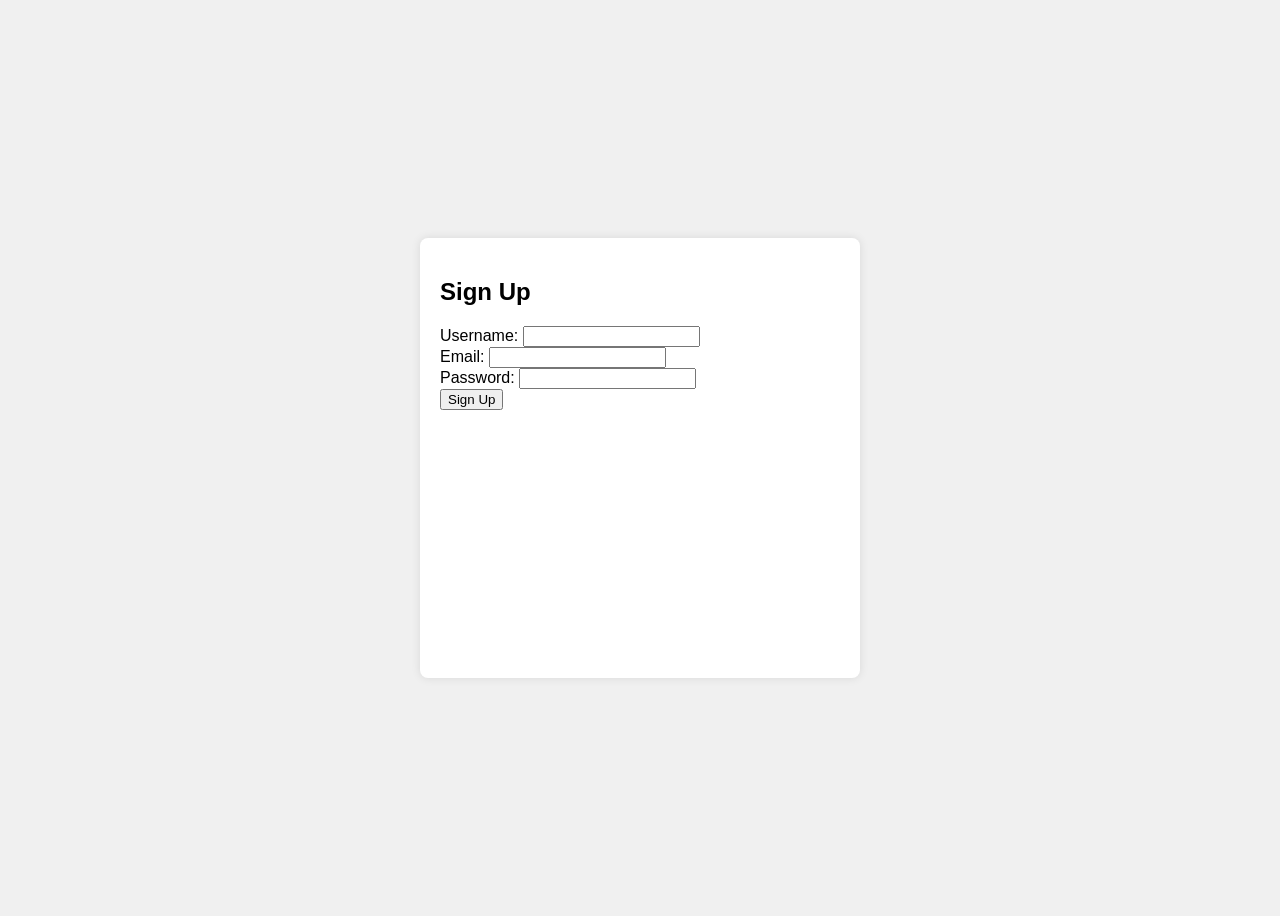
<file: signup page/index.html>
<!DOCTYPE html>
<html lang="en">
<head>
    <meta charset="UTF-8">
    <meta http-equiv="X-UA-Compatible" content="IE=edge">
    <meta name="viewport" content="width=device-width, initial-scale=1.0">
    <link rel="stylesheet" href="signup.css">
    <title>Sign Up</title>
</head>
<body>
    <div>
        <h2>Sign Up</h2>
        <form action="#" method="post">
            <label for="username">Username:</label>
            <input type="text" id="username" name="username" required></br>

            <label for="email">Email:</label>
            <input type="email" id="email" name="email" required></br>

            <label for="password">Password:</label>
            <input type="password" id="password" name="password" required></br>

            <button type="submit">Sign Up</button>
        </form>
    </div>

</body>
</html>
</file>
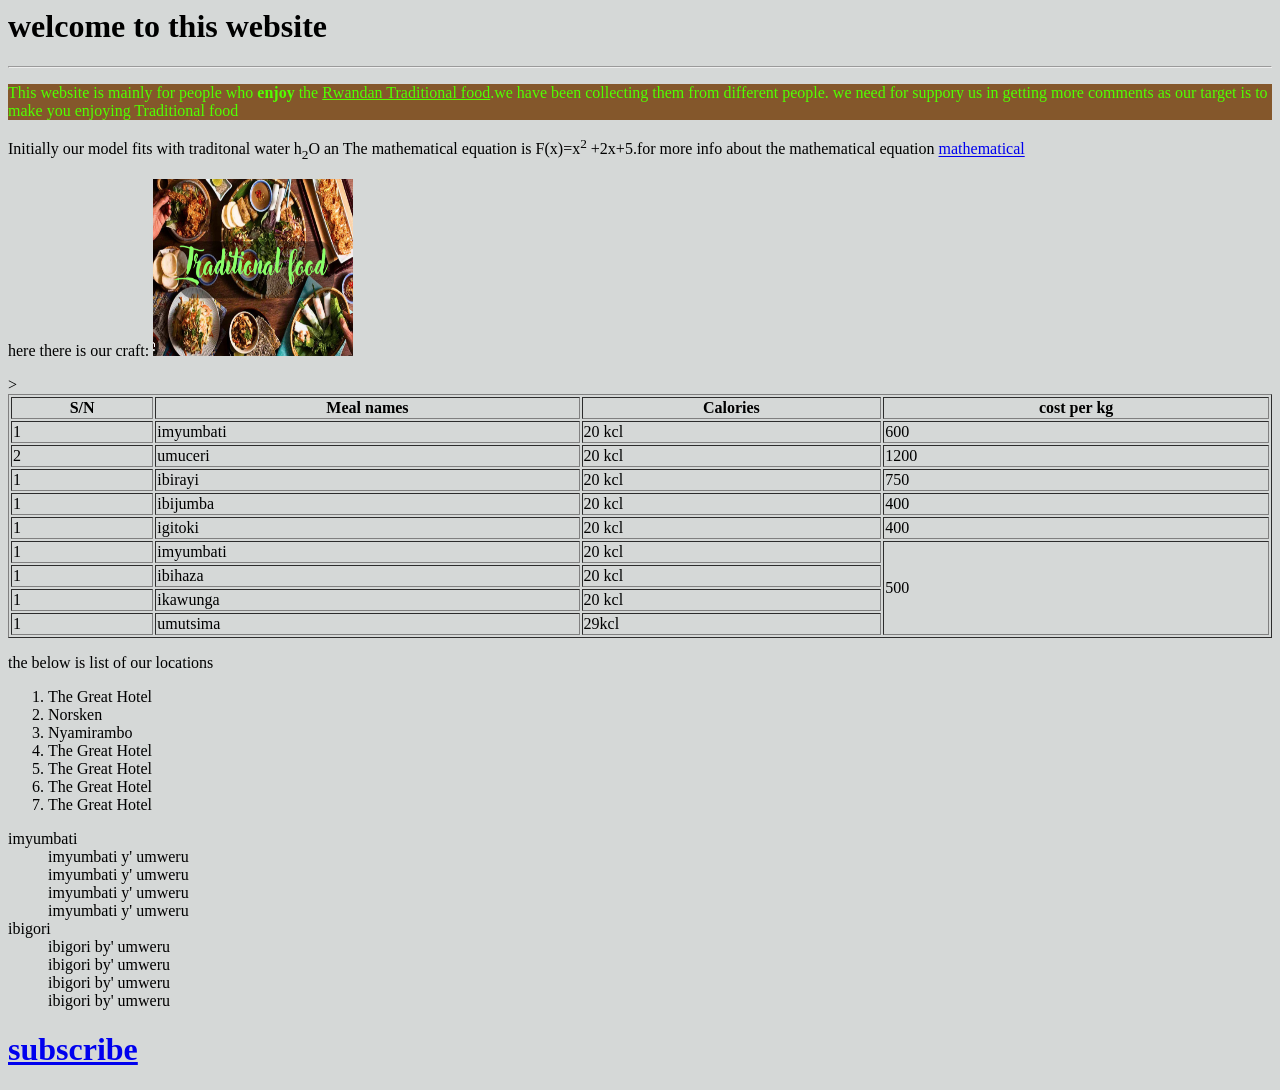
<file: task  1/index.html>
<html>
    <title>Day 1 WEB APP</title><!---EXTENSION-->
    <link rel="stylesheet" href="home.css">
    <body>
        <!--heading-->
        <h1>welcome to this website</h1>
        <hr>
        <p style="
        background-color:rgba(114, 58, 5, 0.815);
        color: rgb(81, 255, 0);
        "
        >This website is mainly for people who <b>enjoy</b>
        the <u>Rwandan Traditional food</u>.we have been collecting them
         from different people. we need for suppory us in getting more comments
        as our target is to make you enjoying Traditional food</p>

        <p> Initially  our model fits with traditonal water
            h<sub>2</sub>O an The mathematical equation is F(x)=x<sup>2</sup>
            +2x+5.for more info about the mathematical equation
            <a href="#" target="_blank">mathematical</a>

        </p>
       <p>
        here there is our craft: 
        <img src="Screenshot 2026-04-23 114729.png" alt=" our sample craft"
        height="20%"
        width="200">

       </p>
       <p>
       <table border="1" width="100%">
        <tr><th>S/N</th><th>Meal names</th><th>Calories</th><th>cost per kg</th></tr>
        <tr><td>1</td><td>imyumbati</td><td>20 kcl</td><td>600</td></tr>
        <tr><td>2</td><td>umuceri</td><td>20 kcl</td><td>1200</td></tr>
        <tr><td>1</td><td>ibirayi</td><td>20 kcl</td><td>750</td></tr>
        <tr><td>1</td><td>ibijumba</td><td>20 kcl</td><td>400</td></tr>
        <tr><td>1</td><td>igitoki</td><td >20 kcl</td><td>400</td></tr>
        <tr><td>1</td><td>imyumbati</td><td>20 kcl</td><td rowspan="4">500</td></tr>
        <tr><td>1</td><td>ibihaza</td><td>20 kcl</td></tr>
        <tr><td>1</td><td>ikawunga</td><td>20 kcl</td>></tr>
        <tr><td>1</td><td>umutsima</td><td>29kcl</td></tr>
       </table>
       </p>
       <p>
        the below is list of our locations
        <ol>
            <li>The Great Hotel</li>
            <li>Norsken</li>
            <li>Nyamirambo</li>
            <li>The Great Hotel</li>
            <li>The Great Hotel</li>
            <li>The Great Hotel</li>
            <li>The Great Hotel</li>

        </ol>
       </p>
       <p>
        <dl>
            <dt>imyumbati</dt>
            <dd> imyumbati y' umweru</dd>
            <dd> imyumbati y' umweru</dd>
            <dd> imyumbati y' umweru</dd>
            <dd> imyumbati y' umweru</dd>
            <dt>ibigori</dt>
            <dd>ibigori by' umweru</dd>
            <dd>ibigori by' umweru</dd>
            <dd>ibigori by' umweru</dd>
            <dd>ibigori by' umweru</dd>

        </dl>
       </p>
       <h1><a href="about.html">subscribe</a></h1>
       <p>

      
       </p>

       </p>
    </body>
   
</html>
</file>
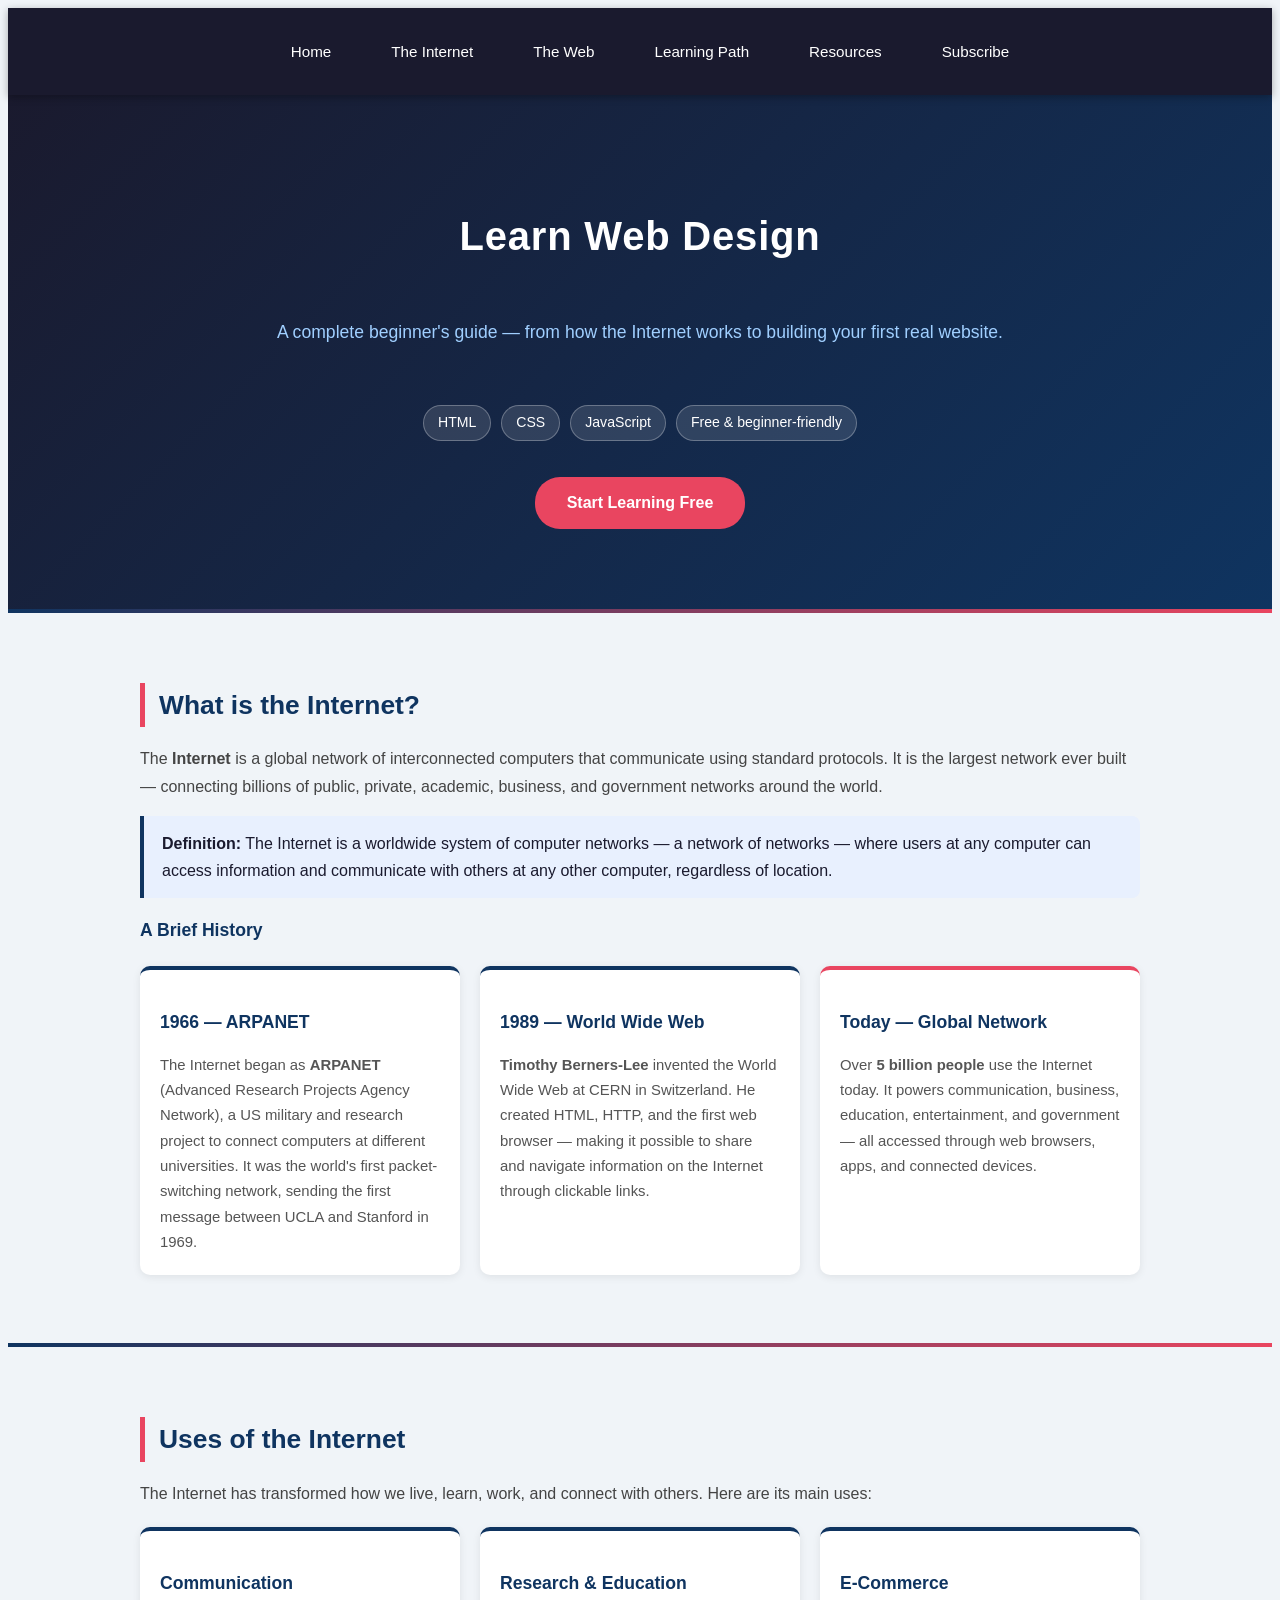
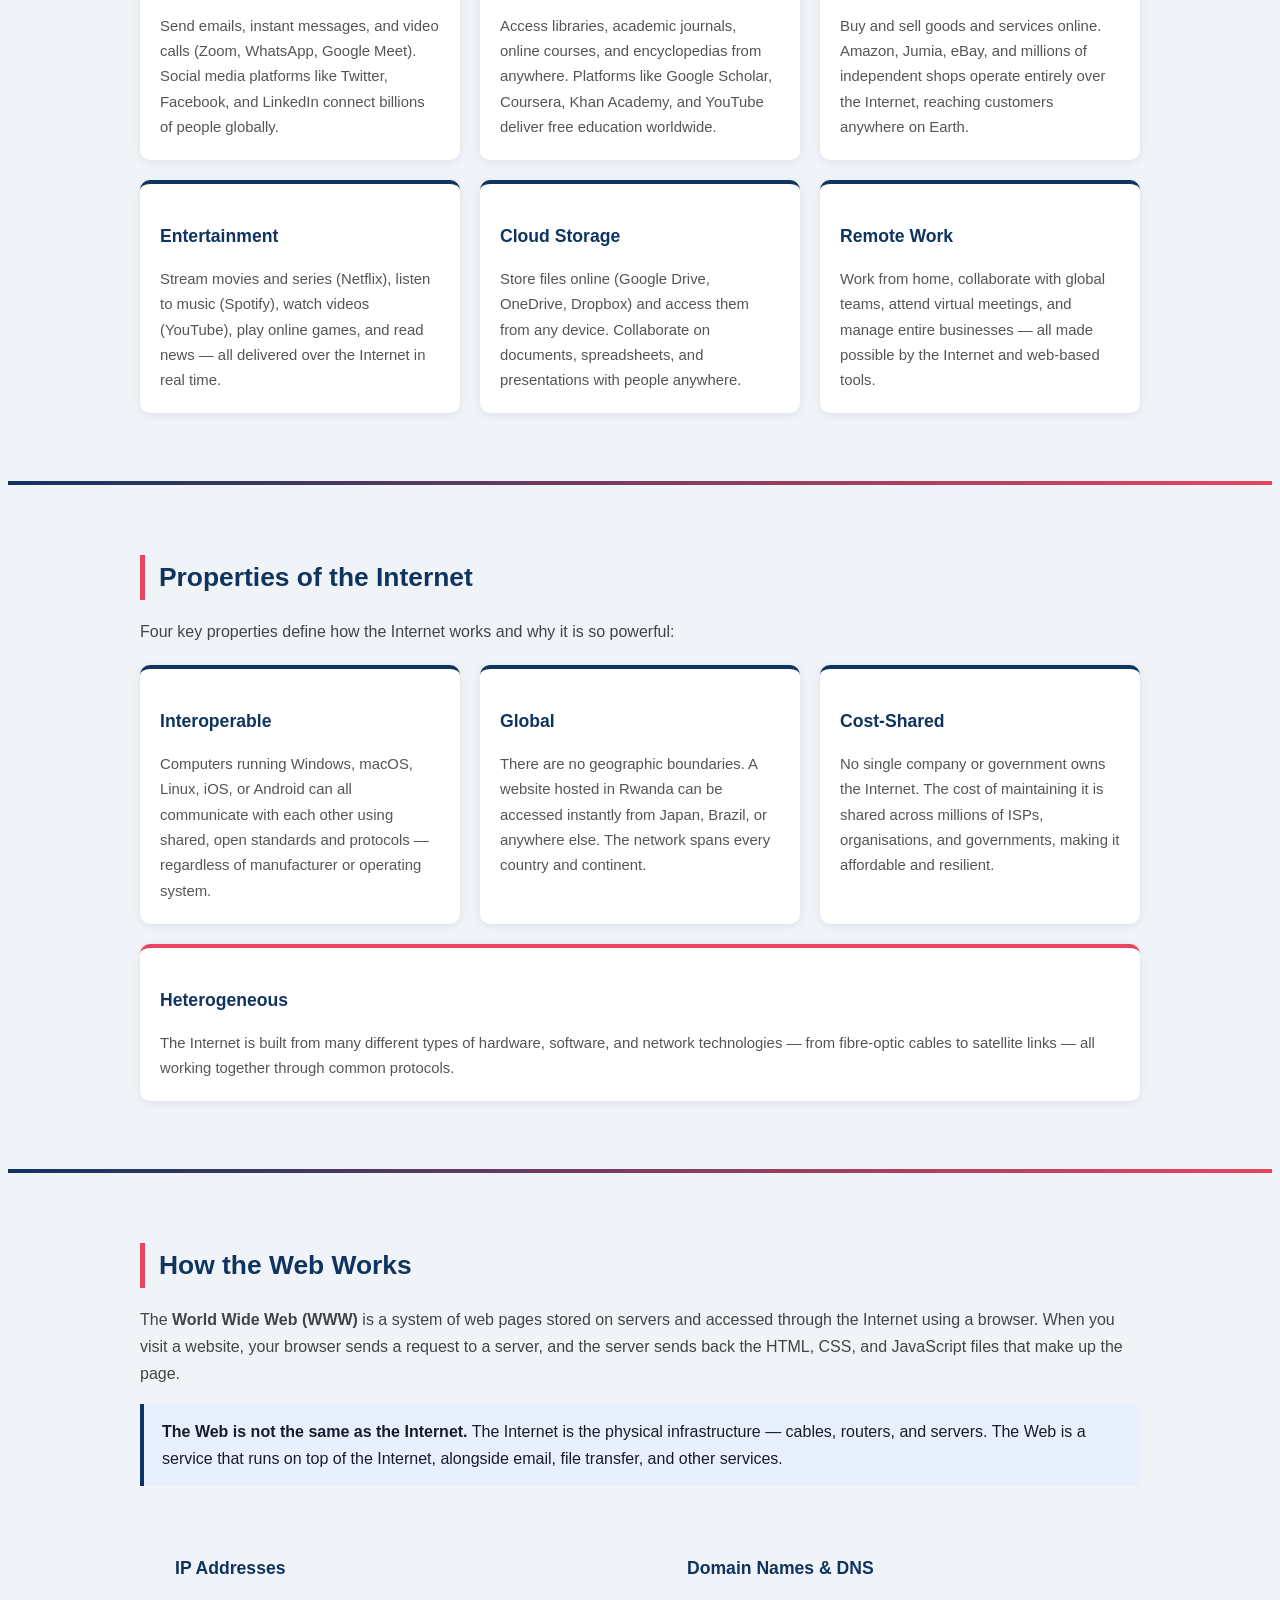
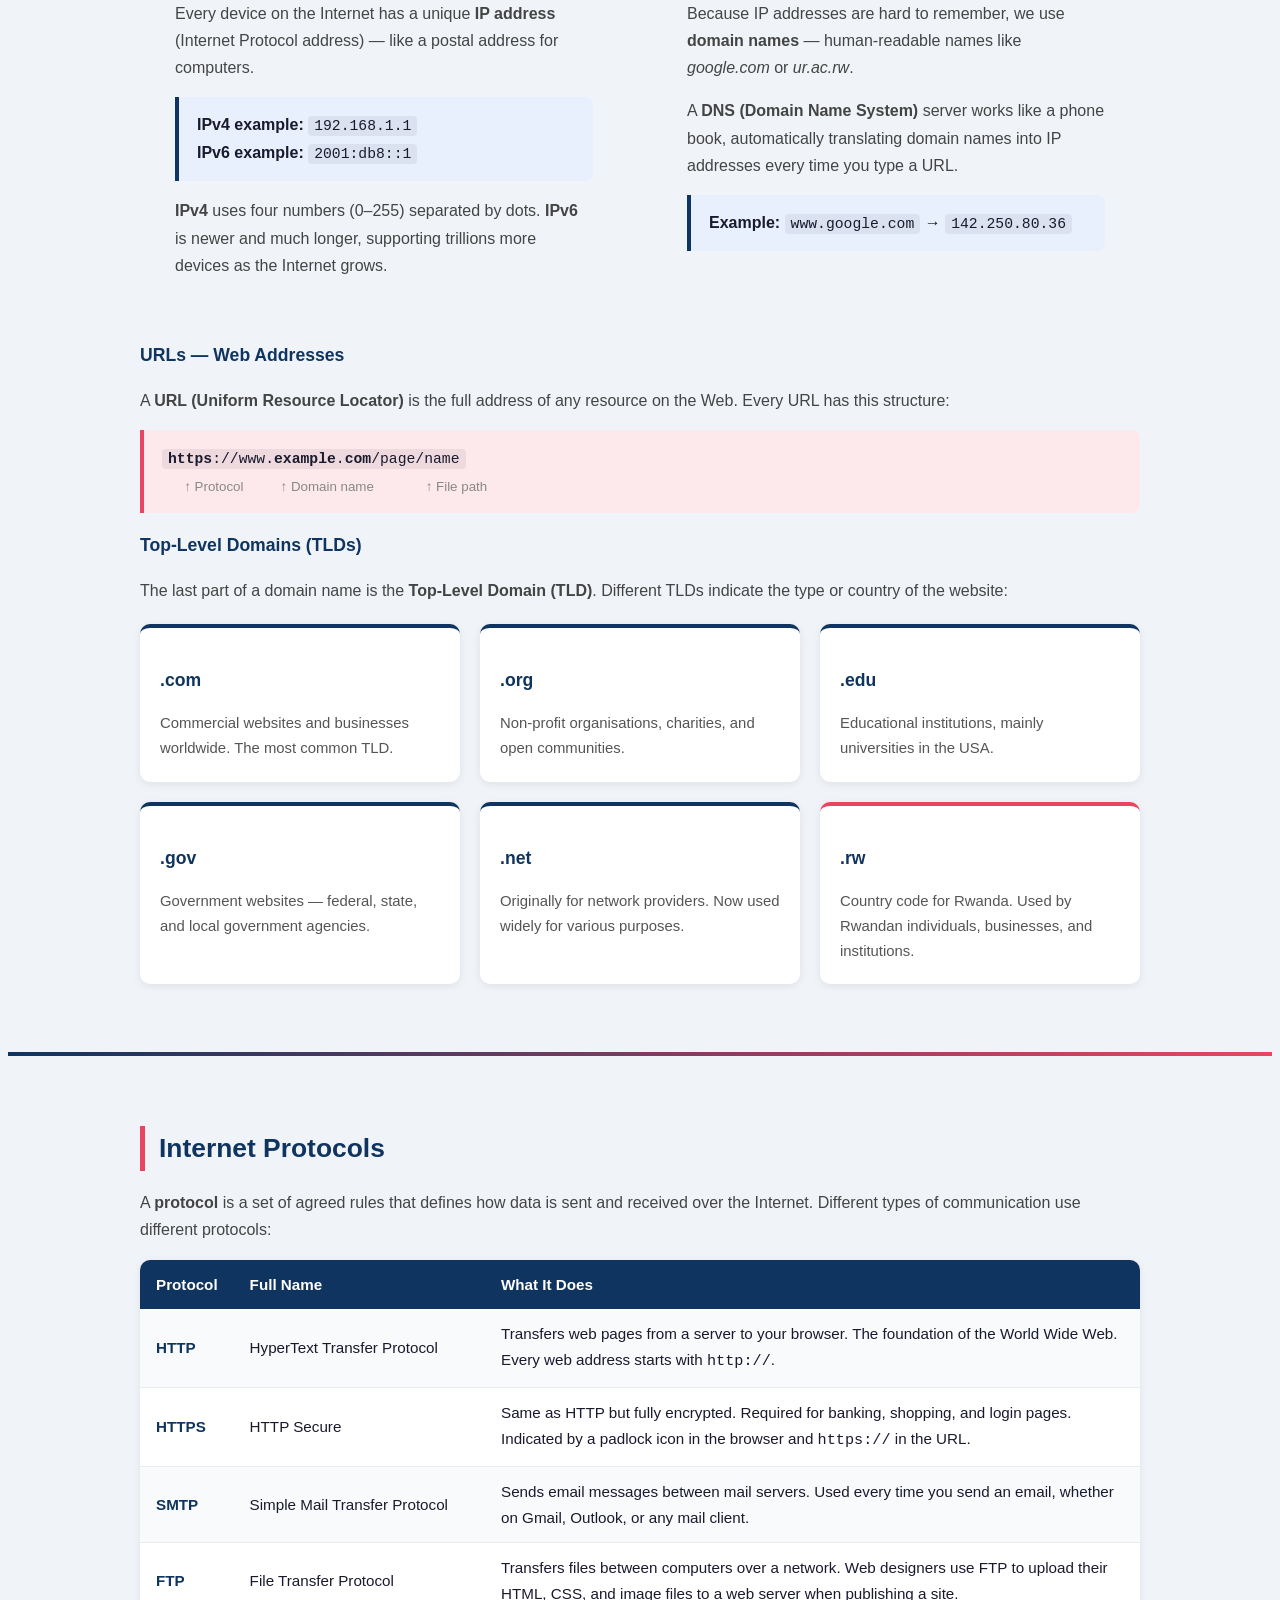
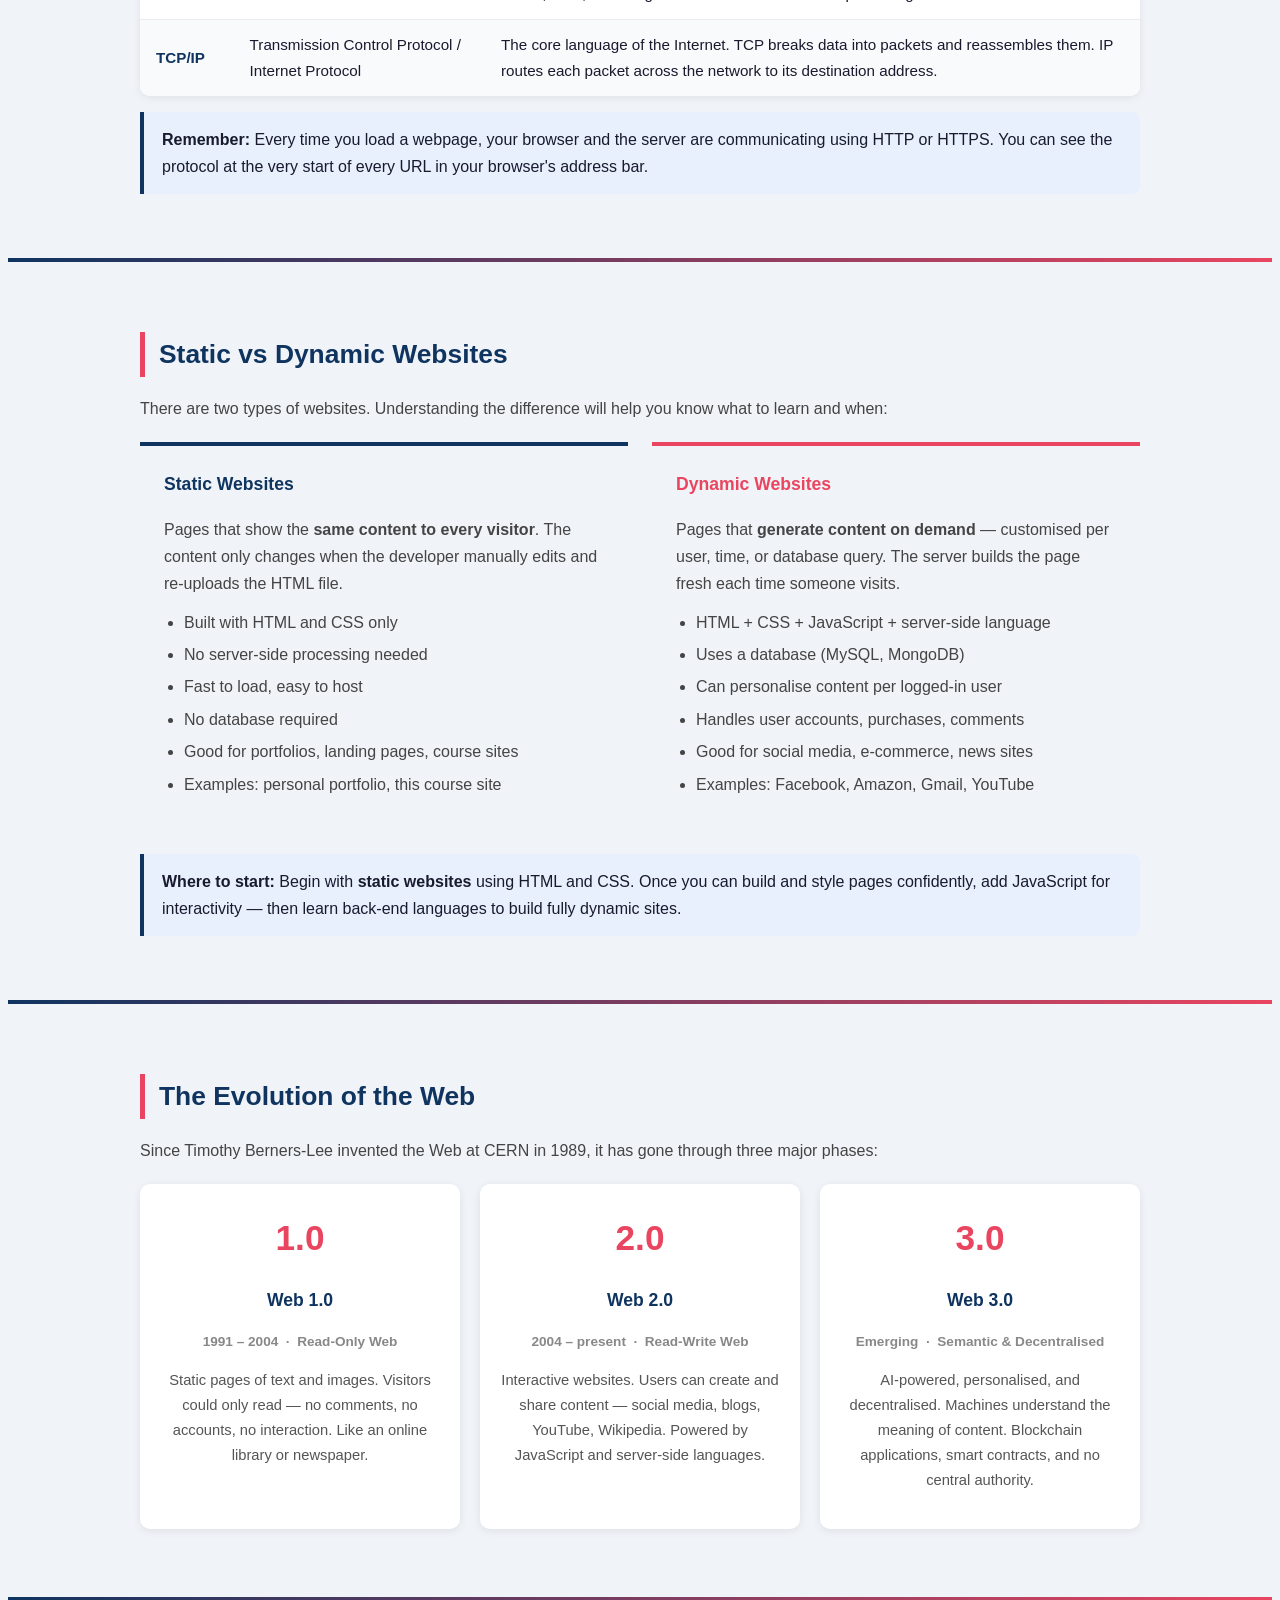
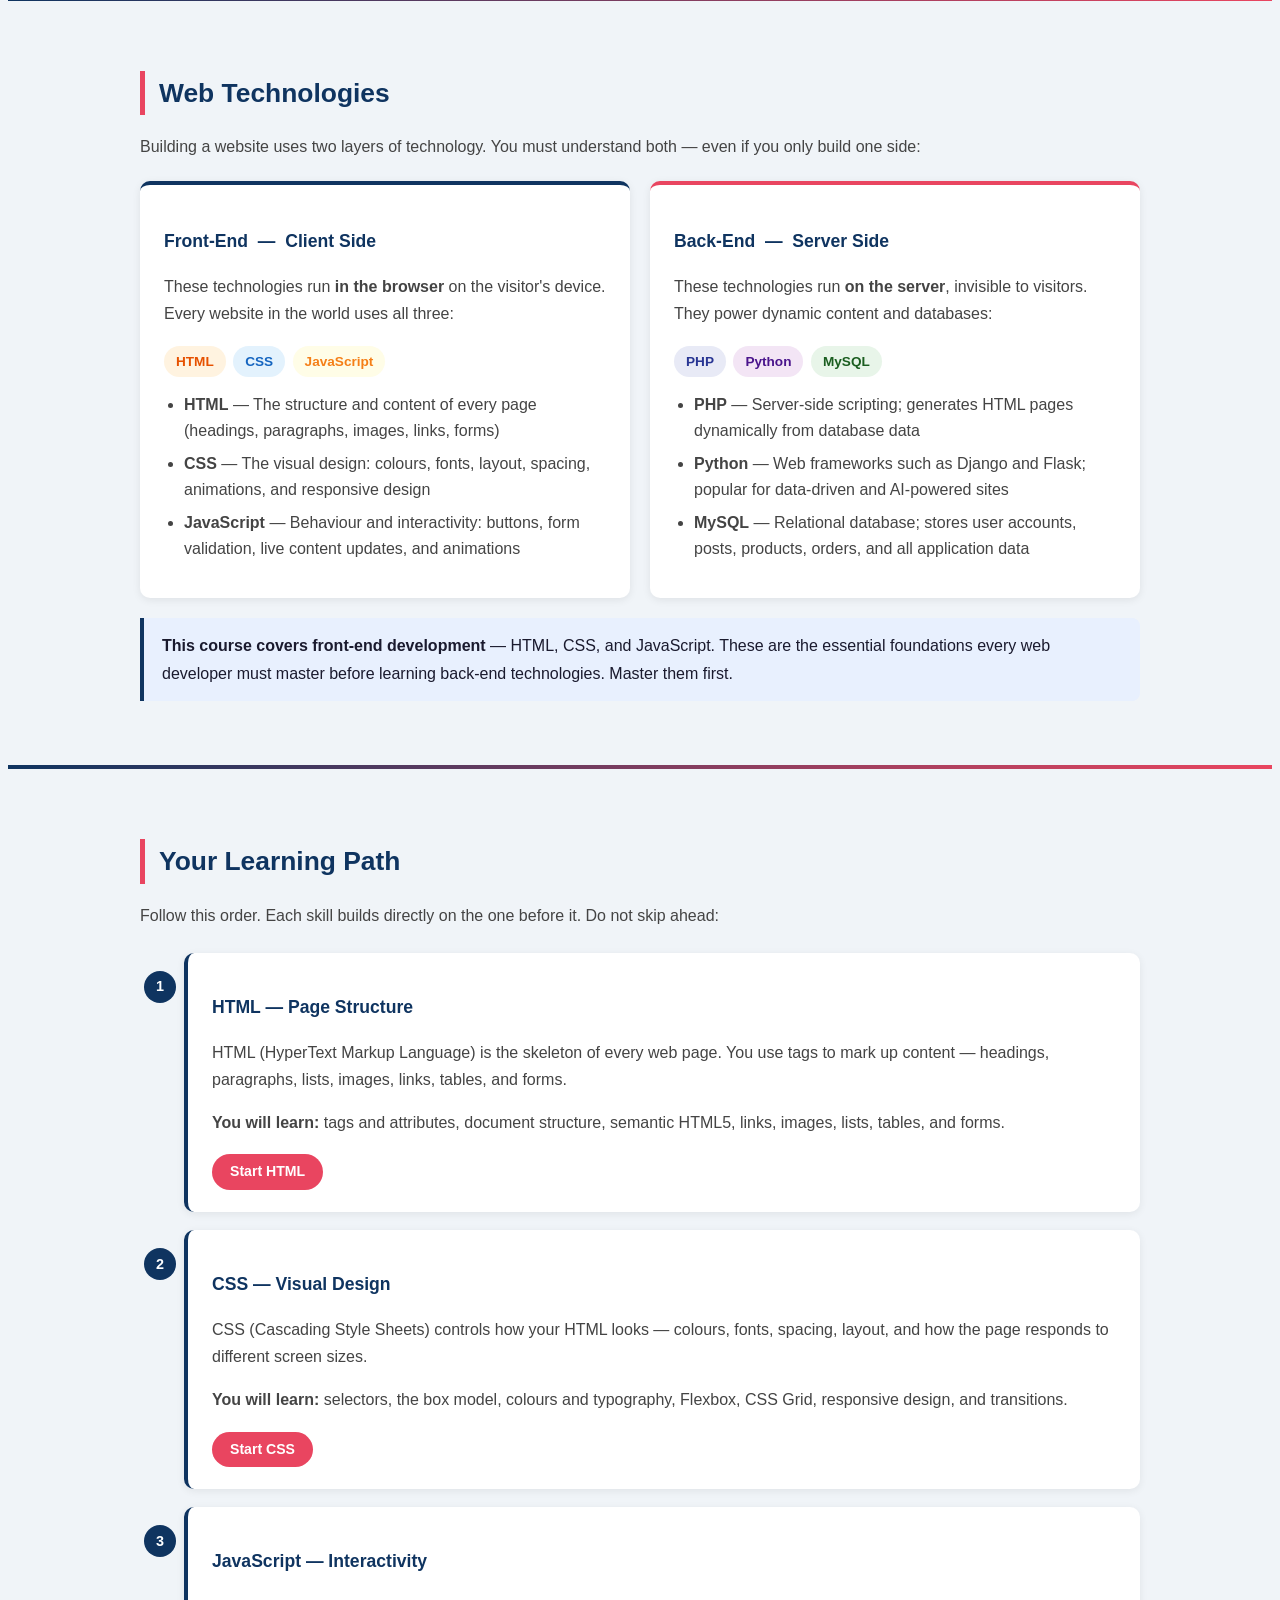
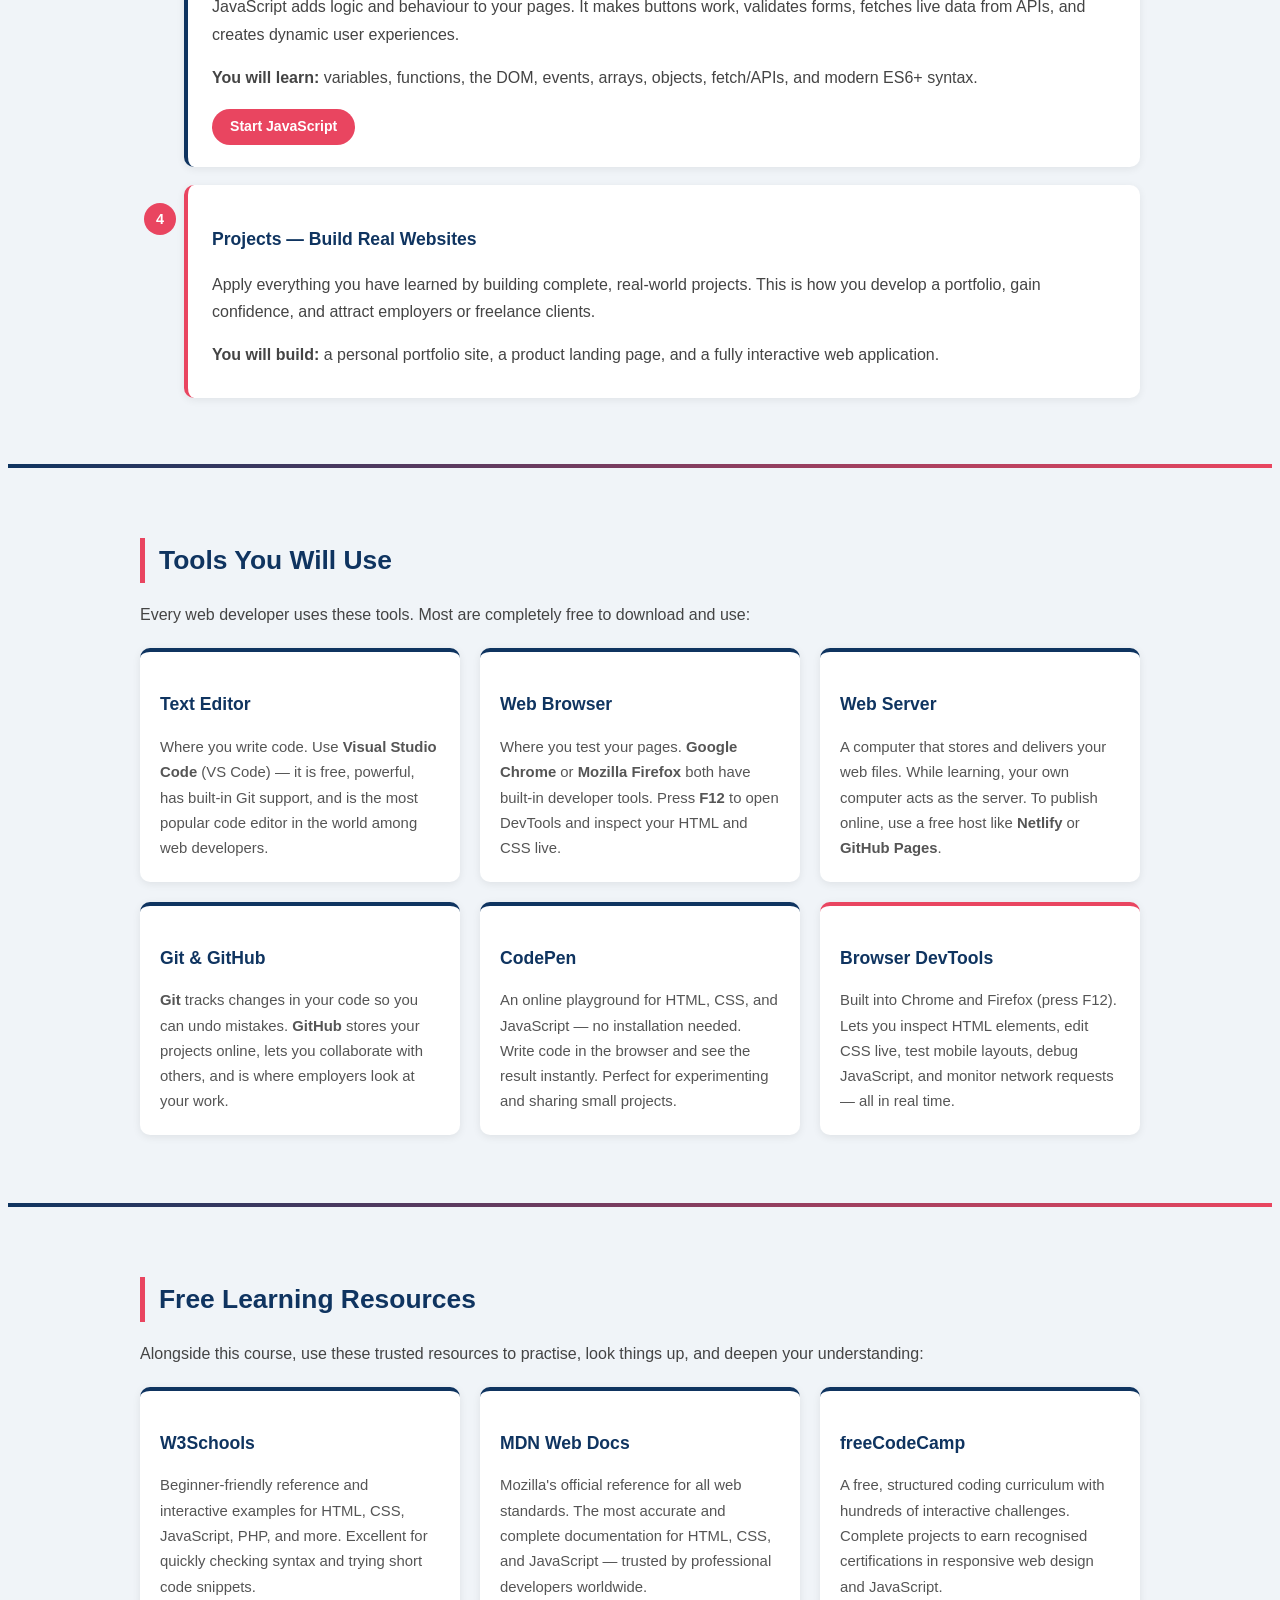
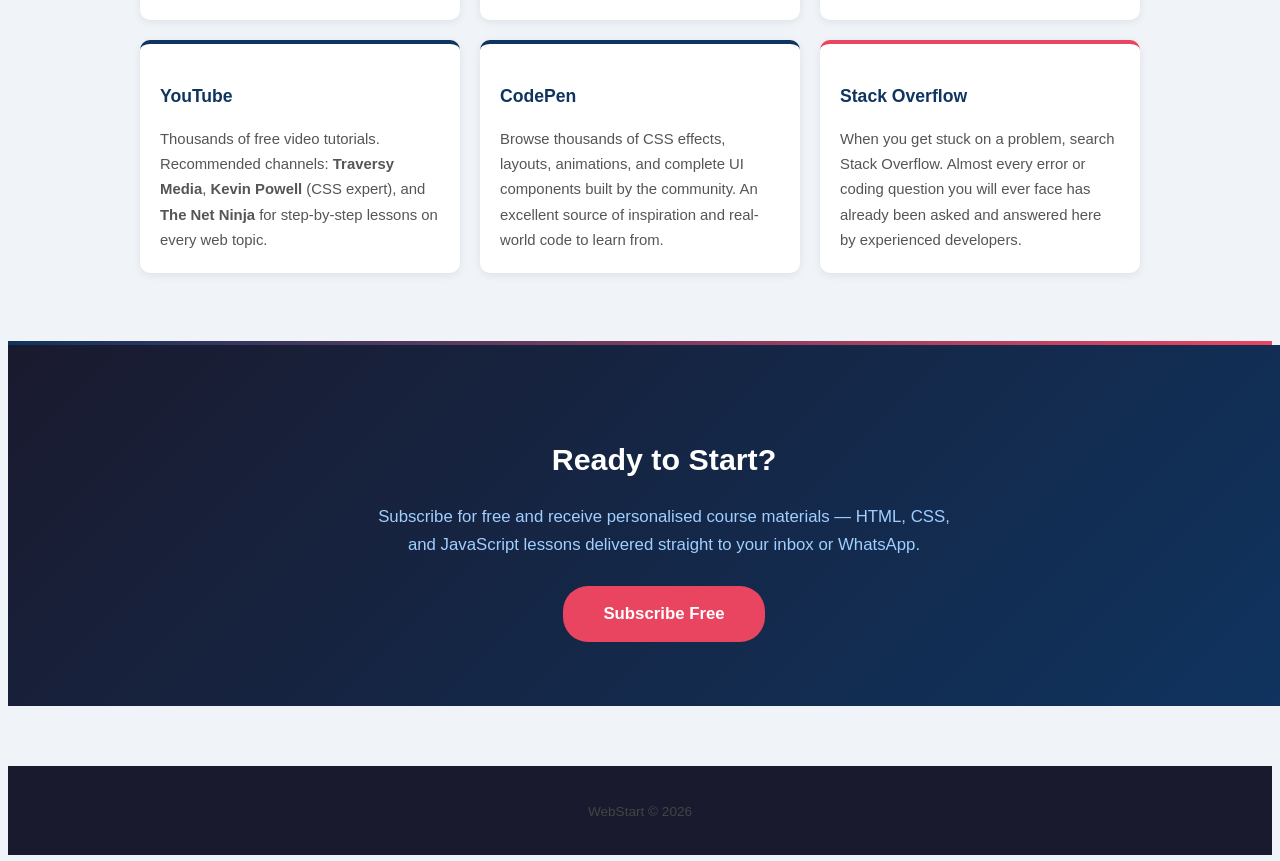
<file: work 1 do welcome page and form/index.html>
<!DOCTYPE html>
<html lang="en">
<head>
  <link rel="stylesheet" href="web.css" />
  <title>WebStart</title>
  <style>
    /* ── Reset global div card styling for custom layout classes ── */
    .guide-section {
      display: block !important;
      flex-direction: unset !important;
      align-items: unset !important;
      text-align: left !important;
      max-width: 1000px !important;
      margin: 0 auto !important;
      padding: 48px 24px !important;
      background: transparent !important;
      box-shadow: none !important;
      border-radius: 0 !important;
    }

    .card-grid {
      display: flex !important;
      flex-direction: row !important;
      flex-wrap: wrap !important;
      align-items: stretch !important;
      gap: 20px;
      margin: 20px 0 !important;
      padding: 0 !important;
      max-width: none !important;
      background: transparent !important;
      box-shadow: none !important;
      border-radius: 0 !important;
    }

    .card {
      flex: 1 1 200px;
      background: #fff !important;
      border-radius: 10px !important;
      padding: 20px !important;
      box-shadow: 0 2px 8px rgba(0,0,0,0.08) !important;
      border-top: 4px solid #0f3460;
      max-width: none !important;
      margin: 0 !important;
      text-align: left !important;
      display: block !important;
      align-items: unset !important;
    }

    .card.accent { border-top-color: #e94560; }
    .card h3 { color: #0f3460; margin-bottom: 8px; font-size: 1rem; }
    .card p { font-size: 0.93rem; color: #555; margin-bottom: 0; }

    .two-col {
      display: flex !important;
      flex-direction: row !important;
      flex-wrap: wrap !important;
      gap: 24px;
      max-width: none !important;
      margin: 20px 0 !important;
      padding: 0 !important;
      background: transparent !important;
      box-shadow: none !important;
      border-radius: 0 !important;
      align-items: stretch !important;
    }

    .two-col > div {
      flex: 1 1 280px !important;
      max-width: none !important;
      margin: 0 !important;
      background: transparent !important;
      box-shadow: none !important;
      border-radius: 0 !important;
      align-items: unset !important;
      text-align: left !important;
      display: block !important;
    }

    .web-evo {
      display: flex !important;
      flex-direction: row !important;
      flex-wrap: wrap !important;
      gap: 20px;
      margin: 20px 0 !important;
      padding: 0 !important;
      max-width: none !important;
      background: transparent !important;
      box-shadow: none !important;
      border-radius: 0 !important;
      align-items: unset !important;
    }

    .web-evo-card {
      flex: 1 1 200px;
      background: #fff !important;
      border-radius: 10px !important;
      padding: 24px 20px !important;
      box-shadow: 0 2px 8px rgba(0,0,0,0.08) !important;
      text-align: center !important;
      max-width: none !important;
      margin: 0 !important;
      display: block !important;
      align-items: unset !important;
    }

    .web-evo-card .version {
      font-size: 2.2rem;
      font-weight: bold;
      color: #e94560;
      display: block;
    }

    .web-evo-card h3 { color: #0f3460; margin: 6px 0; font-size: 1.1rem; }

    .tech-stack {
      display: flex !important;
      flex-direction: row !important;
      flex-wrap: wrap !important;
      gap: 20px;
      margin: 20px 0 !important;
      padding: 0 !important;
      max-width: none !important;
      background: transparent !important;
      box-shadow: none !important;
      border-radius: 0 !important;
      align-items: unset !important;
    }

    .tech-group {
      flex: 1 1 240px;
      background: #fff !important;
      border-radius: 10px !important;
      padding: 24px !important;
      box-shadow: 0 2px 8px rgba(0,0,0,0.08) !important;
      max-width: none !important;
      margin: 0 !important;
      text-align: left !important;
      display: block !important;
      align-items: unset !important;
    }

    .tech-group.frontend { border-top: 4px solid #0f3460; }
    .tech-group.backend  { border-top: 4px solid #e94560; }
    .tech-group h3 { color: #0f3460; margin-bottom: 10px; }

    .tech-tag {
      display: inline-block;
      padding: 4px 12px;
      border-radius: 20px;
      font-size: 0.85rem;
      margin: 3px 3px 3px 0;
      font-weight: 600;
    }

    .tech-tag.html   { background: #fff3e0; color: #e65100; }
    .tech-tag.css    { background: #e3f2fd; color: #1565c0; }
    .tech-tag.js     { background: #fffde7; color: #f57f17; }
    .tech-tag.php    { background: #e8eaf6; color: #283593; }
    .tech-tag.mysql  { background: #e8f5e9; color: #1b5e20; }
    .tech-tag.python { background: #f3e5f5; color: #4a148c; }

    .path-steps {
      display: block !important;
      background: transparent !important;
      box-shadow: none !important;
      max-width: none !important;
      margin: 24px 0 0 !important;
      padding: 0 0 0 44px !important;
      border-radius: 0 !important;
      align-items: unset !important;
      position: relative;
    }

    .path-step {
      position: relative;
      background: #fff !important;
      border-radius: 10px !important;
      padding: 22px 24px !important;
      box-shadow: 0 2px 8px rgba(0,0,0,0.07) !important;
      border-left: 4px solid #0f3460;
      max-width: none !important;
      margin: 0 0 18px !important;
      text-align: left !important;
      display: block !important;
      align-items: unset !important;
    }

    .path-step.last { border-left-color: #e94560; }
    .path-step h3   { color: #0f3460; margin-bottom: 6px; font-size: 1.05rem; }
    .path-step p    { margin-bottom: 8px; }

    .step-num {
      position: absolute;
      left: -44px;
      top: 18px;
      width: 32px;
      height: 32px;
      background: #0f3460;
      color: #fff;
      border-radius: 50%;
      font-weight: bold;
      font-size: 0.9rem;
      display: flex;
      align-items: center;
      justify-content: center;
    }

    .path-step.last .step-num { background: #e94560; }

    .path-step a {
      display: inline-block;
      margin-top: 10px;
      background: #e94560;
      color: #fff !important;
      padding: 6px 18px;
      border-radius: 20px;
      font-size: 0.88rem;
      text-decoration: none;
      font-weight: 600;
    }

    .path-step a:hover { background: #c0304a; text-decoration: none; }

    .info-box {
      background: #e8f0fe;
      border-left: 4px solid #0f3460;
      border-radius: 0 8px 8px 0;
      padding: 14px 18px;
      margin: 16px 0 !important;
      max-width: none !important;
      box-shadow: none !important;
      display: block !important;
      text-align: left !important;
      align-items: unset !important;
      border-radius: 0 8px 8px 0 !important;
    }

    .info-box.highlight {
      background: #fde8ec;
      border-left-color: #e94560;
    }

    .info-box code {
      background: rgba(0,0,0,0.06);
      padding: 2px 6px;
      border-radius: 4px;
      font-family: 'Courier New', monospace;
      font-size: 0.92rem;
    }

    .section-divider {
      height: 4px !important;
      background: linear-gradient(to right, #0f3460, #e94560);
      border: none !important;
      margin: 0 !important;
      display: block !important;
      padding: 0 !important;
      max-width: 100% !important;
      box-shadow: none !important;
      border-radius: 0 !important;
    }

    .hero-badges {
      display: flex !important;
      flex-direction: row !important;
      flex-wrap: wrap !important;
      justify-content: center;
      gap: 10px;
      margin: 12px 0 20px !important;
      padding: 0 !important;
      max-width: none !important;
      background: transparent !important;
      box-shadow: none !important;
      border-radius: 0 !important;
      align-items: center !important;
    }

    .hero-badge {
      background: rgba(255,255,255,0.12);
      color: #fff;
      padding: 5px 14px;
      border-radius: 20px;
      font-size: 0.88rem;
      border: 1px solid rgba(255,255,255,0.28);
    }

    .protocol-table {
      width: 100%;
      border-collapse: collapse;
      margin: 16px 0;
      background: #fff;
      border-radius: 10px;
      overflow: hidden;
      box-shadow: 0 2px 8px rgba(0,0,0,0.07);
      font-size: 0.95rem;
    }

    .protocol-table th {
      background: #0f3460;
      color: #fff;
      padding: 12px 16px;
      text-align: left;
    }

    .protocol-table td { padding: 12px 16px; border-bottom: 1px solid #e8ecf0; }
    .protocol-table tr:last-child td { border-bottom: none; }
    .protocol-table tr:nth-child(even) td { background: #f8fafc; }
    .protocol-table td:first-child { font-weight: 700; color: #0f3460; }

    .static-box {
      flex: 1 1 260px;
      background: #fff !important;
      border-radius: 10px !important;
      padding: 24px !important;
      box-shadow: 0 2px 8px rgba(0,0,0,0.07) !important;
      max-width: none !important;
      margin: 0 !important;
      text-align: left !important;
      display: block !important;
      align-items: unset !important;
    }

    .cta-section {
      background: linear-gradient(135deg, #1a1a2e, #0f3460);
      padding: 64px 24px;
      text-align: center;
      width: 100%;
      max-width: 100% !important;
      margin: 0 !important;
      box-shadow: none !important;
      border-radius: 0 !important;
      display: block !important;
      align-items: unset !important;
    }

    .cta-inner {
      max-width: 600px !important;
      margin: 0 auto !important;
      background: transparent !important;
      box-shadow: none !important;
      padding: 0 !important;
      border-radius: 0 !important;
      display: block !important;
      align-items: unset !important;
    }

    .cta-section h2 {
      color: #fff;
      font-size: 1.9rem;
      border: none;
      margin-bottom: 14px;
    }

    .cta-section p { color: #a0cfff; font-size: 1.05rem; margin-bottom: 26px; }

    .cta-btn {
      background: #e94560;
      color: #fff !important;
      padding: 14px 40px;
      border-radius: 25px;
      font-size: 1.05rem;
      font-weight: bold;
      text-decoration: none;
      display: inline-block;
    }

    .cta-btn:hover { background: #c0304a; text-decoration: none; }

    section.section-wrap { width: 100%; }
    section.section-wrap.bg-light { background: #f0f4f8; }

    .guide-section h2 {
      font-size: 1.65rem;
      color: #0f3460;
      border-left: 5px solid #e94560;
      padding-left: 14px;
      margin-bottom: 18px;
    }

    .guide-section h3 { color: #0f3460; margin: 18px 0 8px; font-size: 1.1rem; }

    .guide-section ul {
      padding-left: 20px;
      margin: 8px 0 12px;
    }

    .guide-section ul li {
      color: #444;
      margin-bottom: 6px;
      line-height: 1.65;
    }
  </style>
</head>
<body>

  <nav>
    <ul>
      <li><a href="#welcome">Home</a></li>
      <li><a href="#internet">The Internet</a></li>
      <li><a href="#web">The Web</a></li>
      <li><a href="#path">Learning Path</a></li>
      <li><a href="#resources">Resources</a></li>
      <li><a href="form.html">Subscribe</a></li>
    </ul>
  </nav>

  <!-- ── HERO ── -->
  <header id="welcome">
    <h1>Learn Web Design</h1>
    <p>A complete beginner's guide — from how the Internet works to building your first real website.</p>
    <div class="hero-badges">
      <span class="hero-badge">HTML</span>
      <span class="hero-badge">CSS</span>
      <span class="hero-badge">JavaScript</span>
      <span class="hero-badge">Free &amp; beginner-friendly</span>
    </div>
    <a href="form.html">Start Learning Free</a>
  </header>

  <hr class="section-divider" />

  <!-- ── WHAT IS THE INTERNET ── -->
  <section class="section-wrap" id="internet">
    <div class="guide-section">
      <h2>What is the Internet?</h2>
      <p>The <strong>Internet</strong> is a global network of interconnected computers that communicate using standard protocols. It is the largest network ever built — connecting billions of public, private, academic, business, and government networks around the world.</p>

      <div class="info-box">
        <strong>Definition:</strong> The Internet is a worldwide system of computer networks — a network of networks — where users at any computer can access information and communicate with others at any other computer, regardless of location.
      </div>

      <h3>A Brief History</h3>
      <div class="card-grid">
        <div class="card">
          <h3>1966 — ARPANET</h3>
          <p>The Internet began as <strong>ARPANET</strong> (Advanced Research Projects Agency Network), a US military and research project to connect computers at different universities. It was the world's first packet-switching network, sending the first message between UCLA and Stanford in 1969.</p>
        </div>
        <div class="card">
          <h3>1989 — World Wide Web</h3>
          <p><strong>Timothy Berners-Lee</strong> invented the World Wide Web at CERN in Switzerland. He created HTML, HTTP, and the first web browser — making it possible to share and navigate information on the Internet through clickable links.</p>
        </div>
        <div class="card accent">
          <h3>Today — Global Network</h3>
          <p>Over <strong>5 billion people</strong> use the Internet today. It powers communication, business, education, entertainment, and government — all accessed through web browsers, apps, and connected devices.</p>
        </div>
      </div>
    </div>
  </section>

  <hr class="section-divider" />

  <!-- ── USES OF THE INTERNET ── -->
  <section class="section-wrap bg-light">
    <div class="guide-section">
      <h2>Uses of the Internet</h2>
      <p>The Internet has transformed how we live, learn, work, and connect with others. Here are its main uses:</p>

      <div class="card-grid">
        <div class="card">
          <h3>Communication</h3>
          <p>Send emails, instant messages, and video calls (Zoom, WhatsApp, Google Meet). Social media platforms like Twitter, Facebook, and LinkedIn connect billions of people globally.</p>
        </div>
        <div class="card">
          <h3>Research &amp; Education</h3>
          <p>Access libraries, academic journals, online courses, and encyclopedias from anywhere. Platforms like Google Scholar, Coursera, Khan Academy, and YouTube deliver free education worldwide.</p>
        </div>
        <div class="card">
          <h3>E-Commerce</h3>
          <p>Buy and sell goods and services online. Amazon, Jumia, eBay, and millions of independent shops operate entirely over the Internet, reaching customers anywhere on Earth.</p>
        </div>
        <div class="card">
          <h3>Entertainment</h3>
          <p>Stream movies and series (Netflix), listen to music (Spotify), watch videos (YouTube), play online games, and read news — all delivered over the Internet in real time.</p>
        </div>
        <div class="card">
          <h3>Cloud Storage</h3>
          <p>Store files online (Google Drive, OneDrive, Dropbox) and access them from any device. Collaborate on documents, spreadsheets, and presentations with people anywhere.</p>
        </div>
        <div class="card">
          <h3>Remote Work</h3>
          <p>Work from home, collaborate with global teams, attend virtual meetings, and manage entire businesses — all made possible by the Internet and web-based tools.</p>
        </div>
      </div>
    </div>
  </section>

  <hr class="section-divider" />

  <!-- ── PROPERTIES OF THE INTERNET ── -->
  <section class="section-wrap">
    <div class="guide-section">
      <h2>Properties of the Internet</h2>
      <p>Four key properties define how the Internet works and why it is so powerful:</p>

      <div class="card-grid">
        <div class="card">
          <h3>Interoperable</h3>
          <p>Computers running Windows, macOS, Linux, iOS, or Android can all communicate with each other using shared, open standards and protocols — regardless of manufacturer or operating system.</p>
        </div>
        <div class="card">
          <h3>Global</h3>
          <p>There are no geographic boundaries. A website hosted in Rwanda can be accessed instantly from Japan, Brazil, or anywhere else. The network spans every country and continent.</p>
        </div>
        <div class="card">
          <h3>Cost-Shared</h3>
          <p>No single company or government owns the Internet. The cost of maintaining it is shared across millions of ISPs, organisations, and governments, making it affordable and resilient.</p>
        </div>
        <div class="card accent">
          <h3>Heterogeneous</h3>
          <p>The Internet is built from many different types of hardware, software, and network technologies — from fibre-optic cables to satellite links — all working together through common protocols.</p>
        </div>
      </div>
    </div>
  </section>

  <hr class="section-divider" />

  <!-- ── HOW THE WEB WORKS ── -->
  <section class="section-wrap bg-light" id="web">
    <div class="guide-section">
      <h2>How the Web Works</h2>
      <p>The <strong>World Wide Web (WWW)</strong> is a system of web pages stored on servers and accessed through the Internet using a browser. When you visit a website, your browser sends a request to a server, and the server sends back the HTML, CSS, and JavaScript files that make up the page.</p>

      <div class="info-box">
        <strong>The Web is not the same as the Internet.</strong> The Internet is the physical infrastructure — cables, routers, and servers. The Web is a service that runs on top of the Internet, alongside email, file transfer, and other services.
      </div>

      <div class="two-col">
        <div>
          <h3>IP Addresses</h3>
          <p>Every device on the Internet has a unique <strong>IP address</strong> (Internet Protocol address) — like a postal address for computers.</p>
          <div class="info-box">
            <strong>IPv4 example:</strong> <code>192.168.1.1</code><br />
            <strong>IPv6 example:</strong> <code>2001:db8::1</code>
          </div>
          <p><strong>IPv4</strong> uses four numbers (0–255) separated by dots. <strong>IPv6</strong> is newer and much longer, supporting trillions more devices as the Internet grows.</p>
        </div>
        <div>
          <h3>Domain Names &amp; DNS</h3>
          <p>Because IP addresses are hard to remember, we use <strong>domain names</strong> — human-readable names like <em>google.com</em> or <em>ur.ac.rw</em>.</p>
          <p>A <strong>DNS (Domain Name System)</strong> server works like a phone book, automatically translating domain names into IP addresses every time you type a URL.</p>
          <div class="info-box">
            <strong>Example:</strong> <code>www.google.com</code> → <code>142.250.80.36</code>
          </div>
        </div>
      </div>

      <h3>URLs — Web Addresses</h3>
      <p>A <strong>URL (Uniform Resource Locator)</strong> is the full address of any resource on the Web. Every URL has this structure:</p>
      <div class="info-box highlight">
        <code><strong>https</strong>://www.<strong>example</strong>.<strong>com</strong>/page/name</code><br />
        <small style="color:#888;">&nbsp;&nbsp;&nbsp;&nbsp;&nbsp;&nbsp;↑ Protocol &nbsp;&nbsp;&nbsp;&nbsp;&nbsp;&nbsp;&nbsp;&nbsp; ↑ Domain name &nbsp;&nbsp;&nbsp;&nbsp;&nbsp;&nbsp;&nbsp;&nbsp;&nbsp;&nbsp;&nbsp;&nbsp; ↑ File path</small>
      </div>

      <h3>Top-Level Domains (TLDs)</h3>
      <p>The last part of a domain name is the <strong>Top-Level Domain (TLD)</strong>. Different TLDs indicate the type or country of the website:</p>
      <div class="card-grid">
        <div class="card"><h3>.com</h3><p>Commercial websites and businesses worldwide. The most common TLD.</p></div>
        <div class="card"><h3>.org</h3><p>Non-profit organisations, charities, and open communities.</p></div>
        <div class="card"><h3>.edu</h3><p>Educational institutions, mainly universities in the USA.</p></div>
        <div class="card"><h3>.gov</h3><p>Government websites — federal, state, and local government agencies.</p></div>
        <div class="card"><h3>.net</h3><p>Originally for network providers. Now used widely for various purposes.</p></div>
        <div class="card accent"><h3>.rw</h3><p>Country code for Rwanda. Used by Rwandan individuals, businesses, and institutions.</p></div>
      </div>
    </div>
  </section>

  <hr class="section-divider" />

  <!-- ── PROTOCOLS ── -->
  <section class="section-wrap">
    <div class="guide-section">
      <h2>Internet Protocols</h2>
      <p>A <strong>protocol</strong> is a set of agreed rules that defines how data is sent and received over the Internet. Different types of communication use different protocols:</p>

      <table class="protocol-table">
        <tr>
          <th>Protocol</th>
          <th>Full Name</th>
          <th>What It Does</th>
        </tr>
        <tr>
          <td>HTTP</td>
          <td>HyperText Transfer Protocol</td>
          <td>Transfers web pages from a server to your browser. The foundation of the World Wide Web. Every web address starts with <code>http://</code>.</td>
        </tr>
        <tr>
          <td>HTTPS</td>
          <td>HTTP Secure</td>
          <td>Same as HTTP but fully encrypted. Required for banking, shopping, and login pages. Indicated by a padlock icon in the browser and <code>https://</code> in the URL.</td>
        </tr>
        <tr>
          <td>SMTP</td>
          <td>Simple Mail Transfer Protocol</td>
          <td>Sends email messages between mail servers. Used every time you send an email, whether on Gmail, Outlook, or any mail client.</td>
        </tr>
        <tr>
          <td>FTP</td>
          <td>File Transfer Protocol</td>
          <td>Transfers files between computers over a network. Web designers use FTP to upload their HTML, CSS, and image files to a web server when publishing a site.</td>
        </tr>
        <tr>
          <td>TCP/IP</td>
          <td>Transmission Control Protocol / Internet Protocol</td>
          <td>The core language of the Internet. TCP breaks data into packets and reassembles them. IP routes each packet across the network to its destination address.</td>
        </tr>
      </table>

      <div class="info-box">
        <strong>Remember:</strong> Every time you load a webpage, your browser and the server are communicating using HTTP or HTTPS. You can see the protocol at the very start of every URL in your browser's address bar.
      </div>
    </div>
  </section>

  <hr class="section-divider" />

  <!-- ── STATIC VS DYNAMIC ── -->
  <section class="section-wrap bg-light">
    <div class="guide-section">
      <h2>Static vs Dynamic Websites</h2>
      <p>There are two types of websites. Understanding the difference will help you know what to learn and when:</p>

      <div class="two-col">
        <div class="static-box" style="border-top: 4px solid #0f3460;">
          <h3 style="color:#0f3460; margin-top:0;">Static Websites</h3>
          <p>Pages that show the <strong>same content to every visitor</strong>. The content only changes when the developer manually edits and re-uploads the HTML file.</p>
          <ul>
            <li>Built with HTML and CSS only</li>
            <li>No server-side processing needed</li>
            <li>Fast to load, easy to host</li>
            <li>No database required</li>
            <li>Good for portfolios, landing pages, course sites</li>
            <li>Examples: personal portfolio, this course site</li>
          </ul>
        </div>
        <div class="static-box" style="border-top: 4px solid #e94560;">
          <h3 style="color:#e94560; margin-top:0;">Dynamic Websites</h3>
          <p>Pages that <strong>generate content on demand</strong> — customised per user, time, or database query. The server builds the page fresh each time someone visits.</p>
          <ul>
            <li>HTML + CSS + JavaScript + server-side language</li>
            <li>Uses a database (MySQL, MongoDB)</li>
            <li>Can personalise content per logged-in user</li>
            <li>Handles user accounts, purchases, comments</li>
            <li>Good for social media, e-commerce, news sites</li>
            <li>Examples: Facebook, Amazon, Gmail, YouTube</li>
          </ul>
        </div>
      </div>

      <div class="info-box" style="margin-top: 4px;">
        <strong>Where to start:</strong> Begin with <strong>static websites</strong> using HTML and CSS. Once you can build and style pages confidently, add JavaScript for interactivity — then learn back-end languages to build fully dynamic sites.
      </div>
    </div>
  </section>

  <hr class="section-divider" />

  <!-- ── WEB EVOLUTION ── -->
  <section class="section-wrap">
    <div class="guide-section">
      <h2>The Evolution of the Web</h2>
      <p>Since Timothy Berners-Lee invented the Web at CERN in 1989, it has gone through three major phases:</p>

      <div class="web-evo">
        <div class="web-evo-card">
          <span class="version">1.0</span>
          <h3>Web 1.0</h3>
          <p style="color:#888; font-size:0.85rem; margin-bottom:10px;"><strong>1991 – 2004 &nbsp;·&nbsp; Read-Only Web</strong></p>
          <p style="font-size:0.92rem; color:#555;">Static pages of text and images. Visitors could only read — no comments, no accounts, no interaction. Like an online library or newspaper.</p>
        </div>
        <div class="web-evo-card">
          <span class="version">2.0</span>
          <h3>Web 2.0</h3>
          <p style="color:#888; font-size:0.85rem; margin-bottom:10px;"><strong>2004 – present &nbsp;·&nbsp; Read-Write Web</strong></p>
          <p style="font-size:0.92rem; color:#555;">Interactive websites. Users can create and share content — social media, blogs, YouTube, Wikipedia. Powered by JavaScript and server-side languages.</p>
        </div>
        <div class="web-evo-card">
          <span class="version">3.0</span>
          <h3>Web 3.0</h3>
          <p style="color:#888; font-size:0.85rem; margin-bottom:10px;"><strong>Emerging &nbsp;·&nbsp; Semantic &amp; Decentralised</strong></p>
          <p style="font-size:0.92rem; color:#555;">AI-powered, personalised, and decentralised. Machines understand the meaning of content. Blockchain applications, smart contracts, and no central authority.</p>
        </div>
      </div>
    </div>
  </section>

  <hr class="section-divider" />

  <!-- ── WEB TECHNOLOGIES ── -->
  <section class="section-wrap bg-light">
    <div class="guide-section">
      <h2>Web Technologies</h2>
      <p>Building a website uses two layers of technology. You must understand both — even if you only build one side:</p>

      <div class="tech-stack">
        <div class="tech-group frontend">
          <h3>Front-End &nbsp;—&nbsp; Client Side</h3>
          <p>These technologies run <strong>in the browser</strong> on the visitor's device. Every website in the world uses all three:</p>
          <p>
            <span class="tech-tag html">HTML</span>
            <span class="tech-tag css">CSS</span>
            <span class="tech-tag js">JavaScript</span>
          </p>
          <ul>
            <li><strong>HTML</strong> — The structure and content of every page (headings, paragraphs, images, links, forms)</li>
            <li><strong>CSS</strong> — The visual design: colours, fonts, layout, spacing, animations, and responsive design</li>
            <li><strong>JavaScript</strong> — Behaviour and interactivity: buttons, form validation, live content updates, and animations</li>
          </ul>
        </div>
        <div class="tech-group backend">
          <h3>Back-End &nbsp;—&nbsp; Server Side</h3>
          <p>These technologies run <strong>on the server</strong>, invisible to visitors. They power dynamic content and databases:</p>
          <p>
            <span class="tech-tag php">PHP</span>
            <span class="tech-tag python">Python</span>
            <span class="tech-tag mysql">MySQL</span>
          </p>
          <ul>
            <li><strong>PHP</strong> — Server-side scripting; generates HTML pages dynamically from database data</li>
            <li><strong>Python</strong> — Web frameworks such as Django and Flask; popular for data-driven and AI-powered sites</li>
            <li><strong>MySQL</strong> — Relational database; stores user accounts, posts, products, orders, and all application data</li>
          </ul>
        </div>
      </div>

      <div class="info-box">
        <strong>This course covers front-end development</strong> — HTML, CSS, and JavaScript. These are the essential foundations every web developer must master before learning back-end technologies. Master them first.
      </div>
    </div>
  </section>

  <hr class="section-divider" />

  <!-- ── LEARNING PATH ── -->
  <section class="section-wrap" id="path">
    <div class="guide-section">
      <h2>Your Learning Path</h2>
      <p>Follow this order. Each skill builds directly on the one before it. Do not skip ahead:</p>

      <div class="path-steps">
        <div class="path-step">
          <span class="step-num">1</span>
          <h3>HTML — Page Structure</h3>
          <p>HTML (HyperText Markup Language) is the skeleton of every web page. You use tags to mark up content — headings, paragraphs, lists, images, links, tables, and forms.</p>
          <p><strong>You will learn:</strong> tags and attributes, document structure, semantic HTML5, links, images, lists, tables, and forms.</p>
          <a href="learnhtml.html">Start HTML</a>
        </div>
        <div class="path-step">
          <span class="step-num">2</span>
          <h3>CSS — Visual Design</h3>
          <p>CSS (Cascading Style Sheets) controls how your HTML looks — colours, fonts, spacing, layout, and how the page responds to different screen sizes.</p>
          <p><strong>You will learn:</strong> selectors, the box model, colours and typography, Flexbox, CSS Grid, responsive design, and transitions.</p>
          <a href="learncss.html">Start CSS</a>
        </div>
        <div class="path-step">
          <span class="step-num">3</span>
          <h3>JavaScript — Interactivity</h3>
          <p>JavaScript adds logic and behaviour to your pages. It makes buttons work, validates forms, fetches live data from APIs, and creates dynamic user experiences.</p>
          <p><strong>You will learn:</strong> variables, functions, the DOM, events, arrays, objects, fetch/APIs, and modern ES6+ syntax.</p>
          <a href="learnjs.html">Start JavaScript</a>
        </div>
        <div class="path-step last">
          <span class="step-num">4</span>
          <h3>Projects — Build Real Websites</h3>
          <p>Apply everything you have learned by building complete, real-world projects. This is how you develop a portfolio, gain confidence, and attract employers or freelance clients.</p>
          <p><strong>You will build:</strong> a personal portfolio site, a product landing page, and a fully interactive web application.</p>
        </div>
      </div>
    </div>
  </section>

  <hr class="section-divider" />

  <!-- ── TOOLS ── -->
  <section class="section-wrap bg-light">
    <div class="guide-section">
      <h2>Tools You Will Use</h2>
      <p>Every web developer uses these tools. Most are completely free to download and use:</p>

      <div class="card-grid">
        <div class="card">
          <h3>Text Editor</h3>
          <p>Where you write code. Use <strong>Visual Studio Code</strong> (VS Code) — it is free, powerful, has built-in Git support, and is the most popular code editor in the world among web developers.</p>
        </div>
        <div class="card">
          <h3>Web Browser</h3>
          <p>Where you test your pages. <strong>Google Chrome</strong> or <strong>Mozilla Firefox</strong> both have built-in developer tools. Press <strong>F12</strong> to open DevTools and inspect your HTML and CSS live.</p>
        </div>
        <div class="card">
          <h3>Web Server</h3>
          <p>A computer that stores and delivers your web files. While learning, your own computer acts as the server. To publish online, use a free host like <strong>Netlify</strong> or <strong>GitHub Pages</strong>.</p>
        </div>
        <div class="card">
          <h3>Git &amp; GitHub</h3>
          <p><strong>Git</strong> tracks changes in your code so you can undo mistakes. <strong>GitHub</strong> stores your projects online, lets you collaborate with others, and is where employers look at your work.</p>
        </div>
        <div class="card">
          <h3>CodePen</h3>
          <p>An online playground for HTML, CSS, and JavaScript — no installation needed. Write code in the browser and see the result instantly. Perfect for experimenting and sharing small projects.</p>
        </div>
        <div class="card accent">
          <h3>Browser DevTools</h3>
          <p>Built into Chrome and Firefox (press F12). Lets you inspect HTML elements, edit CSS live, test mobile layouts, debug JavaScript, and monitor network requests — all in real time.</p>
        </div>
      </div>
    </div>
  </section>

  <hr class="section-divider" />

  <!-- ── RESOURCES ── -->
  <section class="section-wrap" id="resources">
    <div class="guide-section">
      <h2>Free Learning Resources</h2>
      <p>Alongside this course, use these trusted resources to practise, look things up, and deepen your understanding:</p>

      <div class="card-grid">
        <div class="card">
          <h3>W3Schools</h3>
          <p>Beginner-friendly reference and interactive examples for HTML, CSS, JavaScript, PHP, and more. Excellent for quickly checking syntax and trying short code snippets.</p>
        </div>
        <div class="card">
          <h3>MDN Web Docs</h3>
          <p>Mozilla's official reference for all web standards. The most accurate and complete documentation for HTML, CSS, and JavaScript — trusted by professional developers worldwide.</p>
        </div>
        <div class="card">
          <h3>freeCodeCamp</h3>
          <p>A free, structured coding curriculum with hundreds of interactive challenges. Complete projects to earn recognised certifications in responsive web design and JavaScript.</p>
        </div>
        <div class="card">
          <h3>YouTube</h3>
          <p>Thousands of free video tutorials. Recommended channels: <strong>Traversy Media</strong>, <strong>Kevin Powell</strong> (CSS expert), and <strong>The Net Ninja</strong> for step-by-step lessons on every web topic.</p>
        </div>
        <div class="card">
          <h3>CodePen</h3>
          <p>Browse thousands of CSS effects, layouts, animations, and complete UI components built by the community. An excellent source of inspiration and real-world code to learn from.</p>
        </div>
        <div class="card accent">
          <h3>Stack Overflow</h3>
          <p>When you get stuck on a problem, search Stack Overflow. Almost every error or coding question you will ever face has already been asked and answered here by experienced developers.</p>
        </div>
      </div>
    </div>
  </section>

  <hr class="section-divider" />

  <!-- ── CALL TO ACTION ── -->
  <section class="cta-section">
    <div class="cta-inner">
      <h2>Ready to Start?</h2>
      <p>Subscribe for free and receive personalised course materials — HTML, CSS, and JavaScript lessons delivered straight to your inbox or WhatsApp.</p>
      <a href="form.html" class="cta-btn">Subscribe Free</a>
    </div>
  </section>

  <footer>
    <p>WebStart &copy; 2026</p>
  </footer>

</body>
</html>
</file>
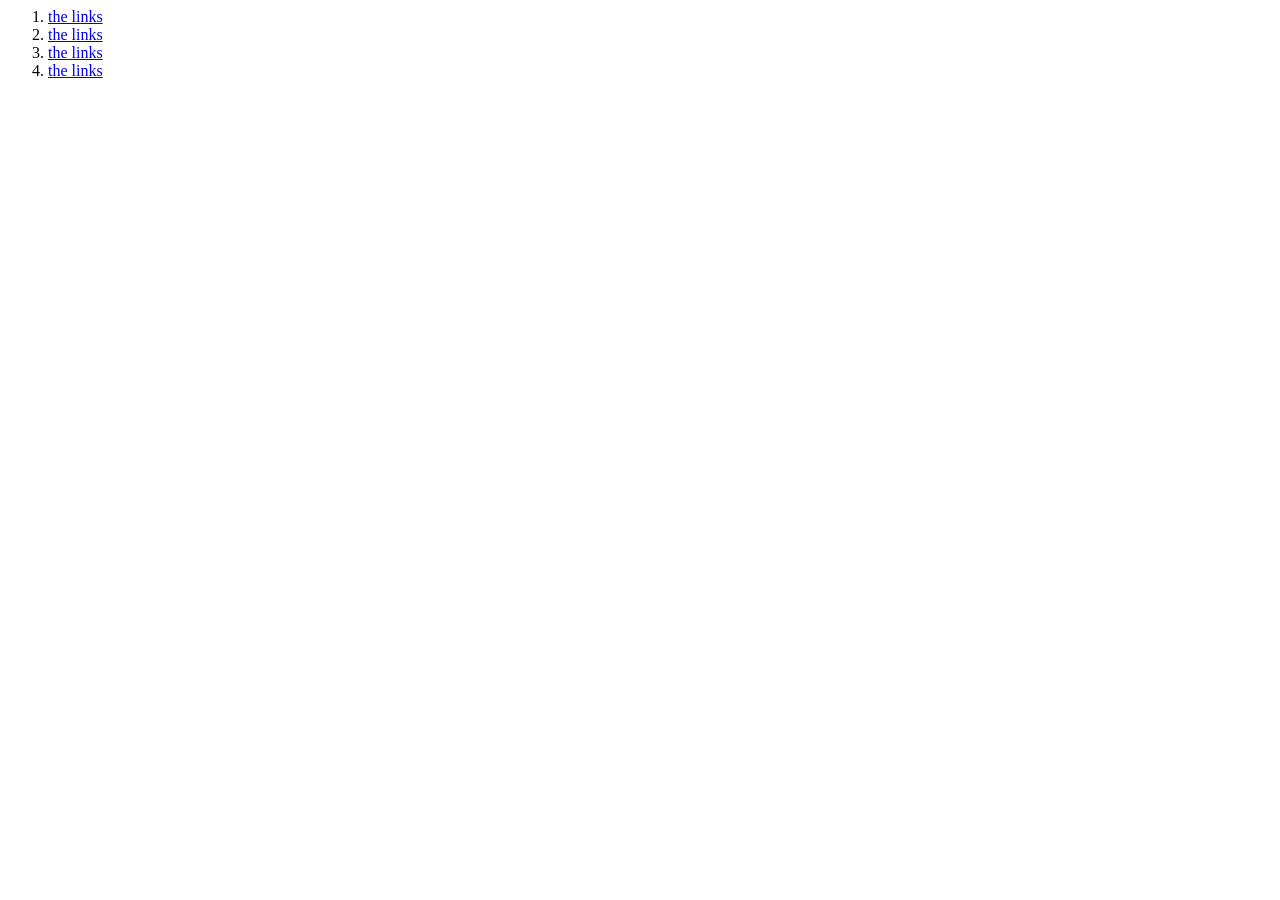
<file: simple task during study/nav.html>
<html>
    <ol>
        <li><a href="#">the links</a></li>
        <li><a href="#">the links</a></li>
        <li><a href="#">the links</a></li>
        <li><a href="#">the links</a></li>
    </ol>
</html>
</file>
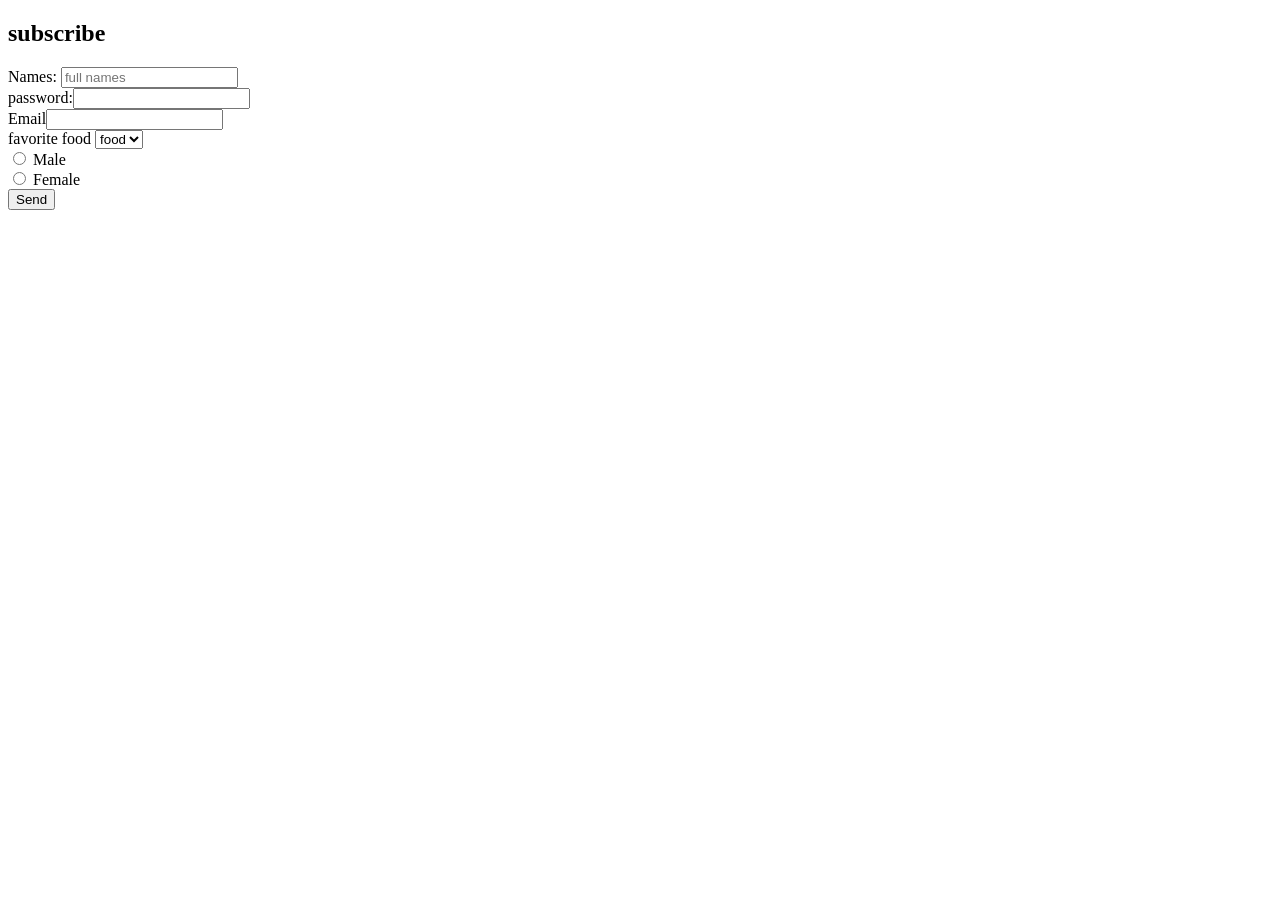
<file: task  1/about.html>
<!DOCTYPE html>
<html>
    <title>fill the form</title>
    <body>
        <h2>subscribe</h2>
                <form id="forms">
          <label class="flabel">Names:</label> <input type="text" placeholder="full names" name="fname"/><br/>
          <label class="flabel">password:</label><input type="password" name="passwrd"/><br/>
          <label class="flabel">Email</label><input type="email" name="mailadress"/><br/>
          <label class="flabel">favorite food</label>
          <select>
            <option>food</option>
            <option>food</option>
            <option>food</option>
            <option>food</option>
            <option>food</option>
            <option>food</option>
            <option>food</option>
          </select><br>
          <input type="radio" id="male" name="gender" value="male">
        <label for="male">Male</label><br>

            <input type="radio" id="female" name="gender" value="female">
        <label for="female">Female</label><br>
     
          <button type="submit">Send</button>
        </form>
    </body>
</html>
</file>
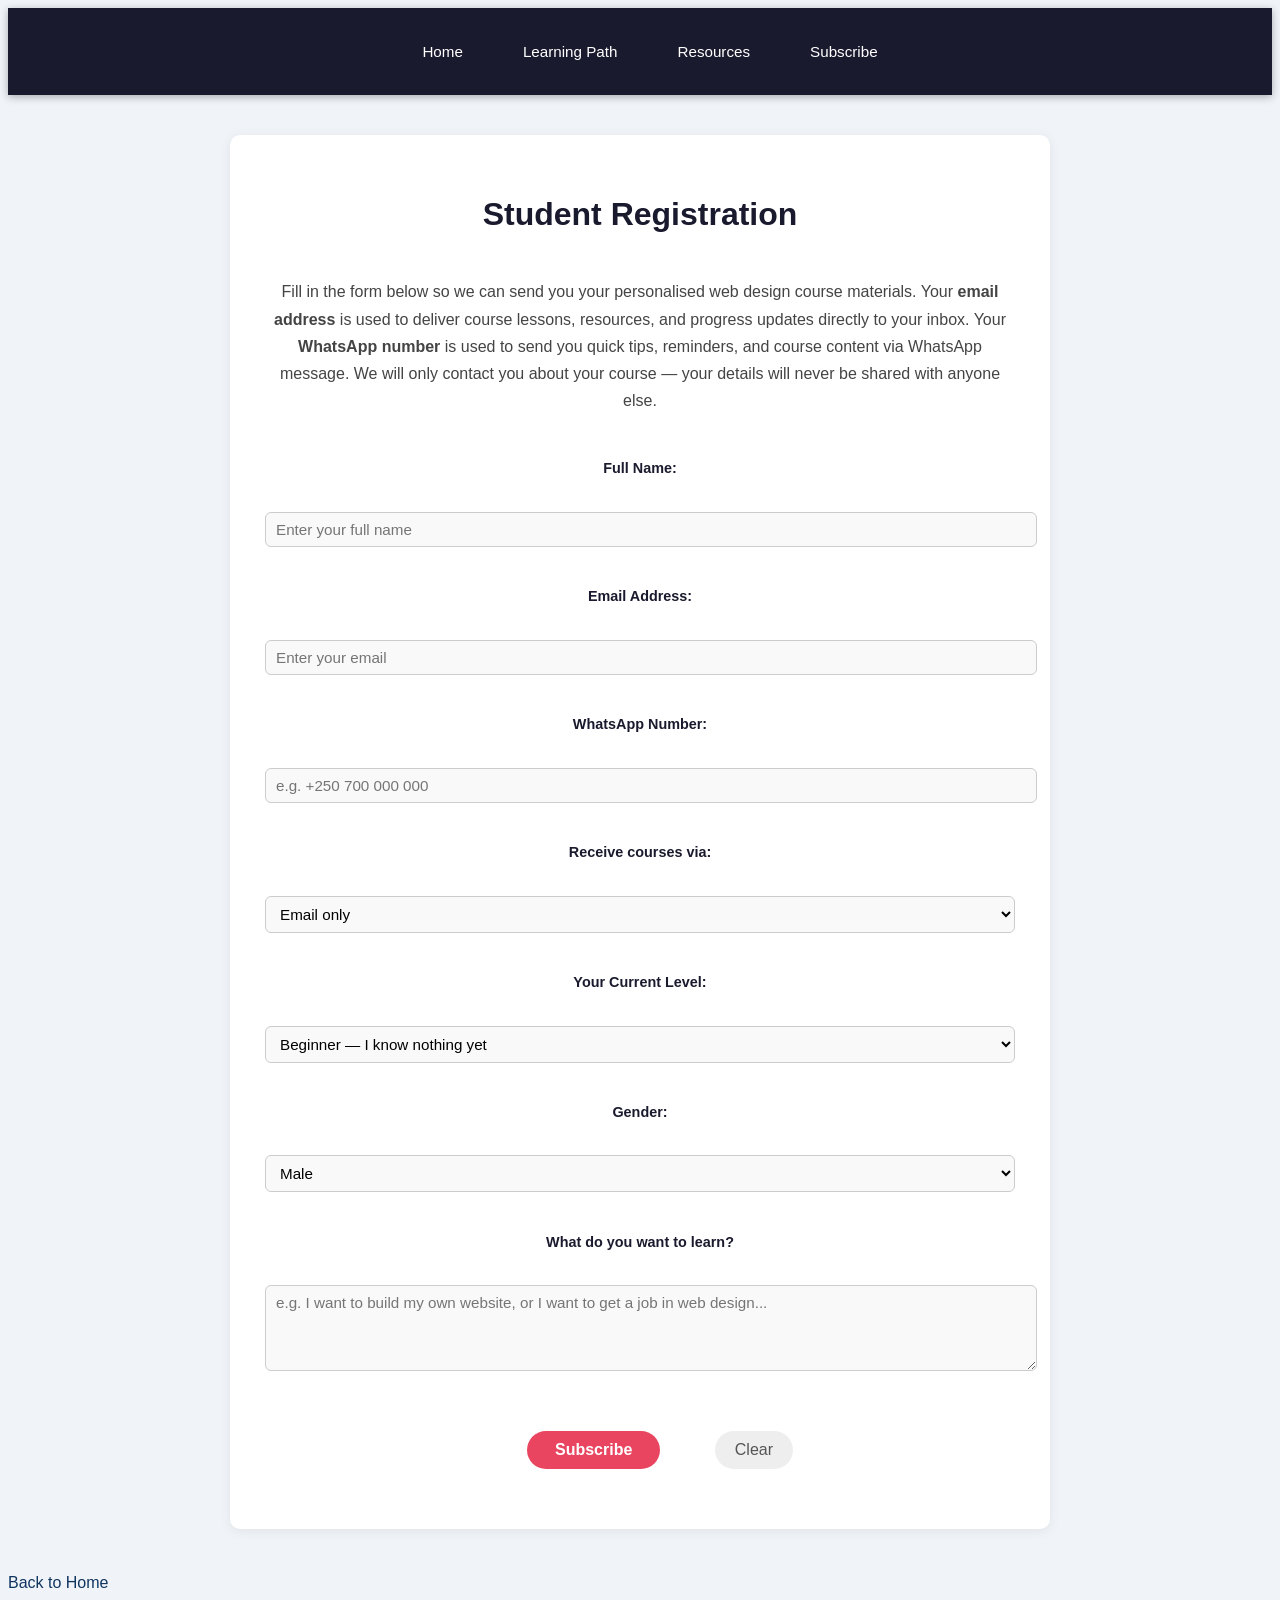
<file: work 1 do welcome page and form/form.html>
<!DOCTYPE html>
<html lang="en">
<head>
  <link rel="stylesheet" href="web.css" />
  <title>Student Registration</title>
</head>
<body>
  <nav>
    <ul>

      <li><a href="index.html">Home</a></li>
      <li><a href="index.html#path">Learning Path</a></li>
      <li><a href="index.html#resources">Resources</a></li>
      <li><a href="form.html">Subscribe</a></li>
    </ul>
  </nav>

  
  <hr />
<div>
  <h1>Student Registration</h1>
  <p>
    Fill in the form below so we can send you your personalised web design course materials.
    Your <strong>email address</strong> is used to deliver course lessons, resources, and progress updates directly to your inbox.
    Your <strong>WhatsApp number</strong> is used to send you quick tips, reminders, and course content via WhatsApp message.
    We will only contact you about your course — your details will never be shared with anyone else.
  </p>

  <form >

    <label for="name">Full Name:</label><br />
    <input type="text" id="name" name="name" placeholder="Enter your full name" required /><br /><br />

    <label for="email">Email Address:</label><br />
    <input type="email" id="email" name="email" placeholder="Enter your email" required /><br /><br />

    <label for="whatsapp">WhatsApp Number:</label><br />
    <input type="tel" id="whatsapp" name="whatsapp" placeholder="e.g. +250 700 000 000" required /><br /><br />

    <label for="contact">Receive courses via:</label><br />
    <select id="contact" name="contact">
      <option value="email">Email only</option>
      <option value="whatsapp">WhatsApp only</option>
      <option value="both">Both Email and WhatsApp</option>
    </select><br /><br />

    <label for="level">Your Current Level:</label><br />
    <select id="level" name="level">
      <option value="beginner">Beginner — I know nothing yet</option>
      <option value="some">I know a little HTML/CSS</option>
      <option value="intermediate">Intermediate — I can build basic pages</option>
    </select><br /><br />

    <label for="gender">Gender:</label><br />
    <select id="gender" name="gender">
      <option value="male">Male</option>
      <option value="female">Female</option>
    </select><br /><br />

    <label for="goal">What do you want to learn?</label><br />
    <textarea id="goal" name="goal" rows="4" cols="40" placeholder="e.g. I want to build my own website, or I want to get a job in web design..."></textarea><br /><br />

    <input type="submit" value="Subscribe" />
    <input type="reset" value="Clear" />

  </form>
  </div>

  <p><a href="index.html">Back to Home</a></p>

</body>
</html>
</file>
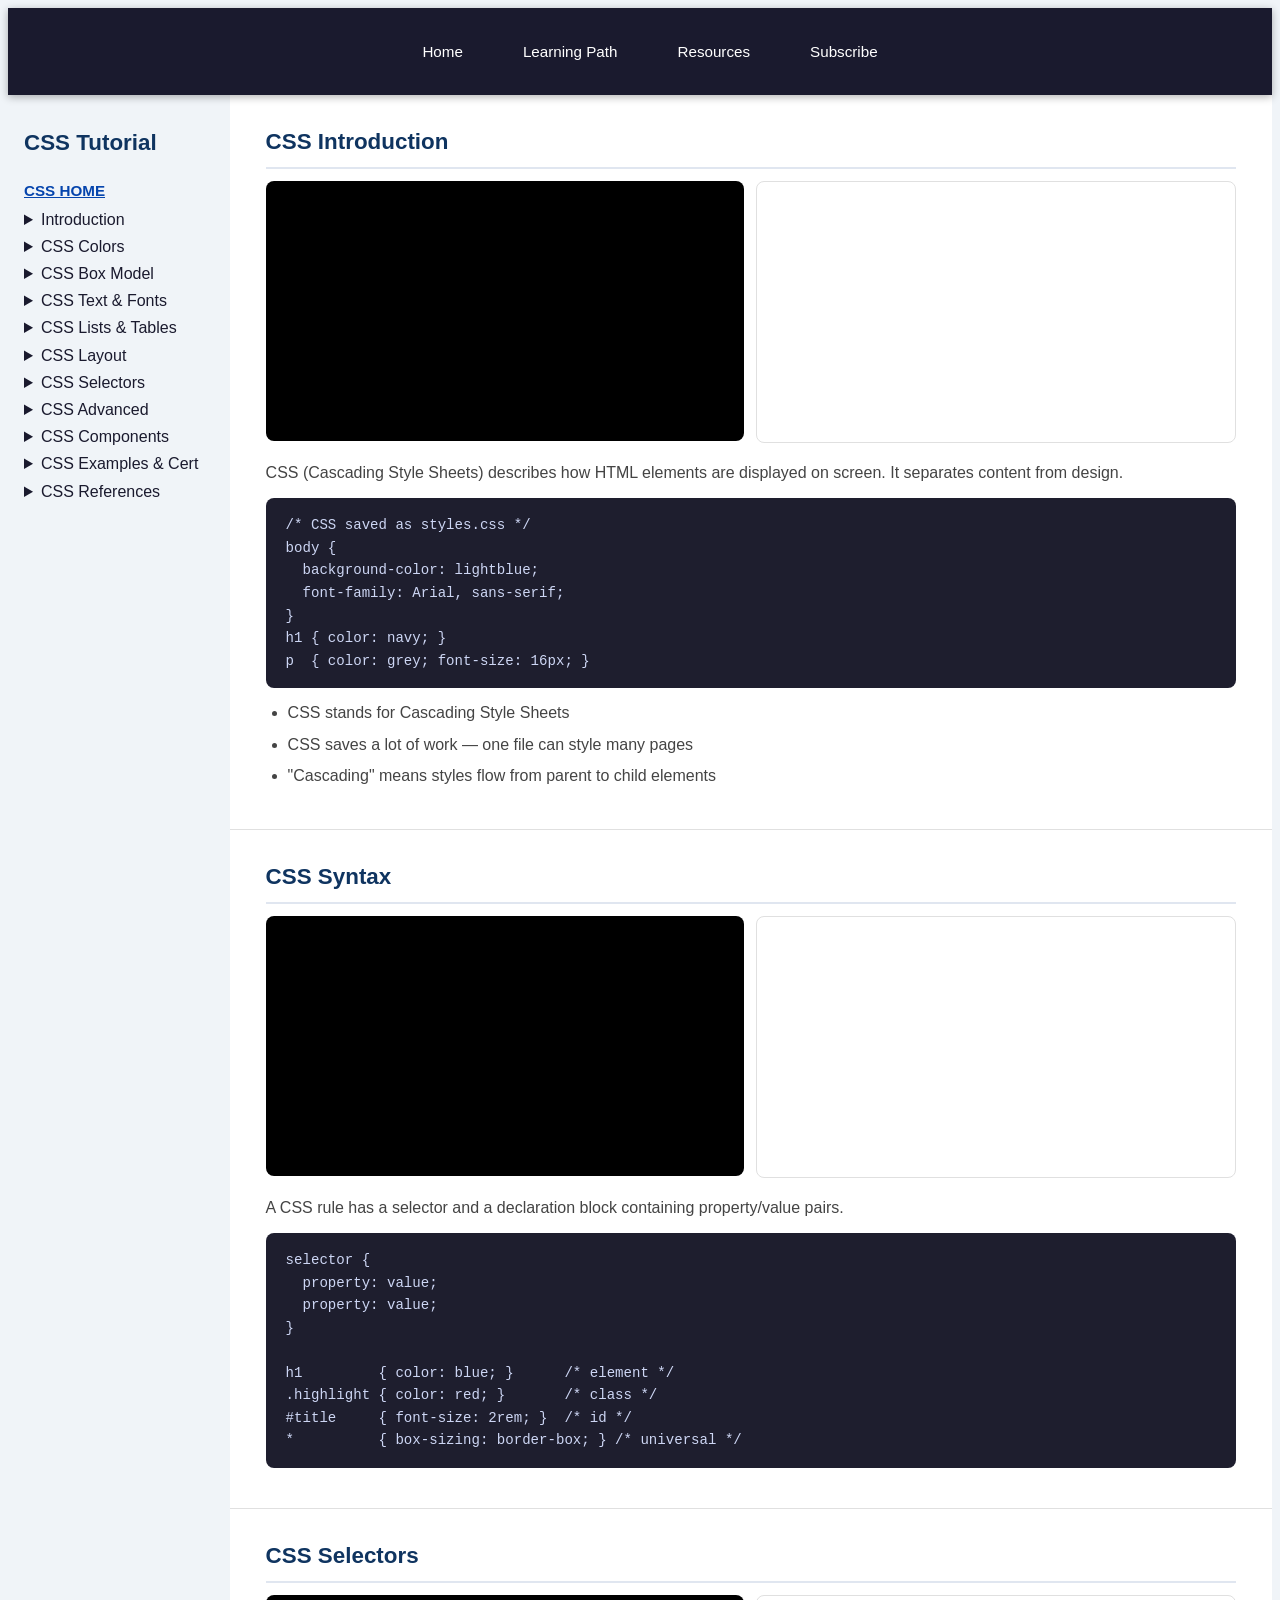
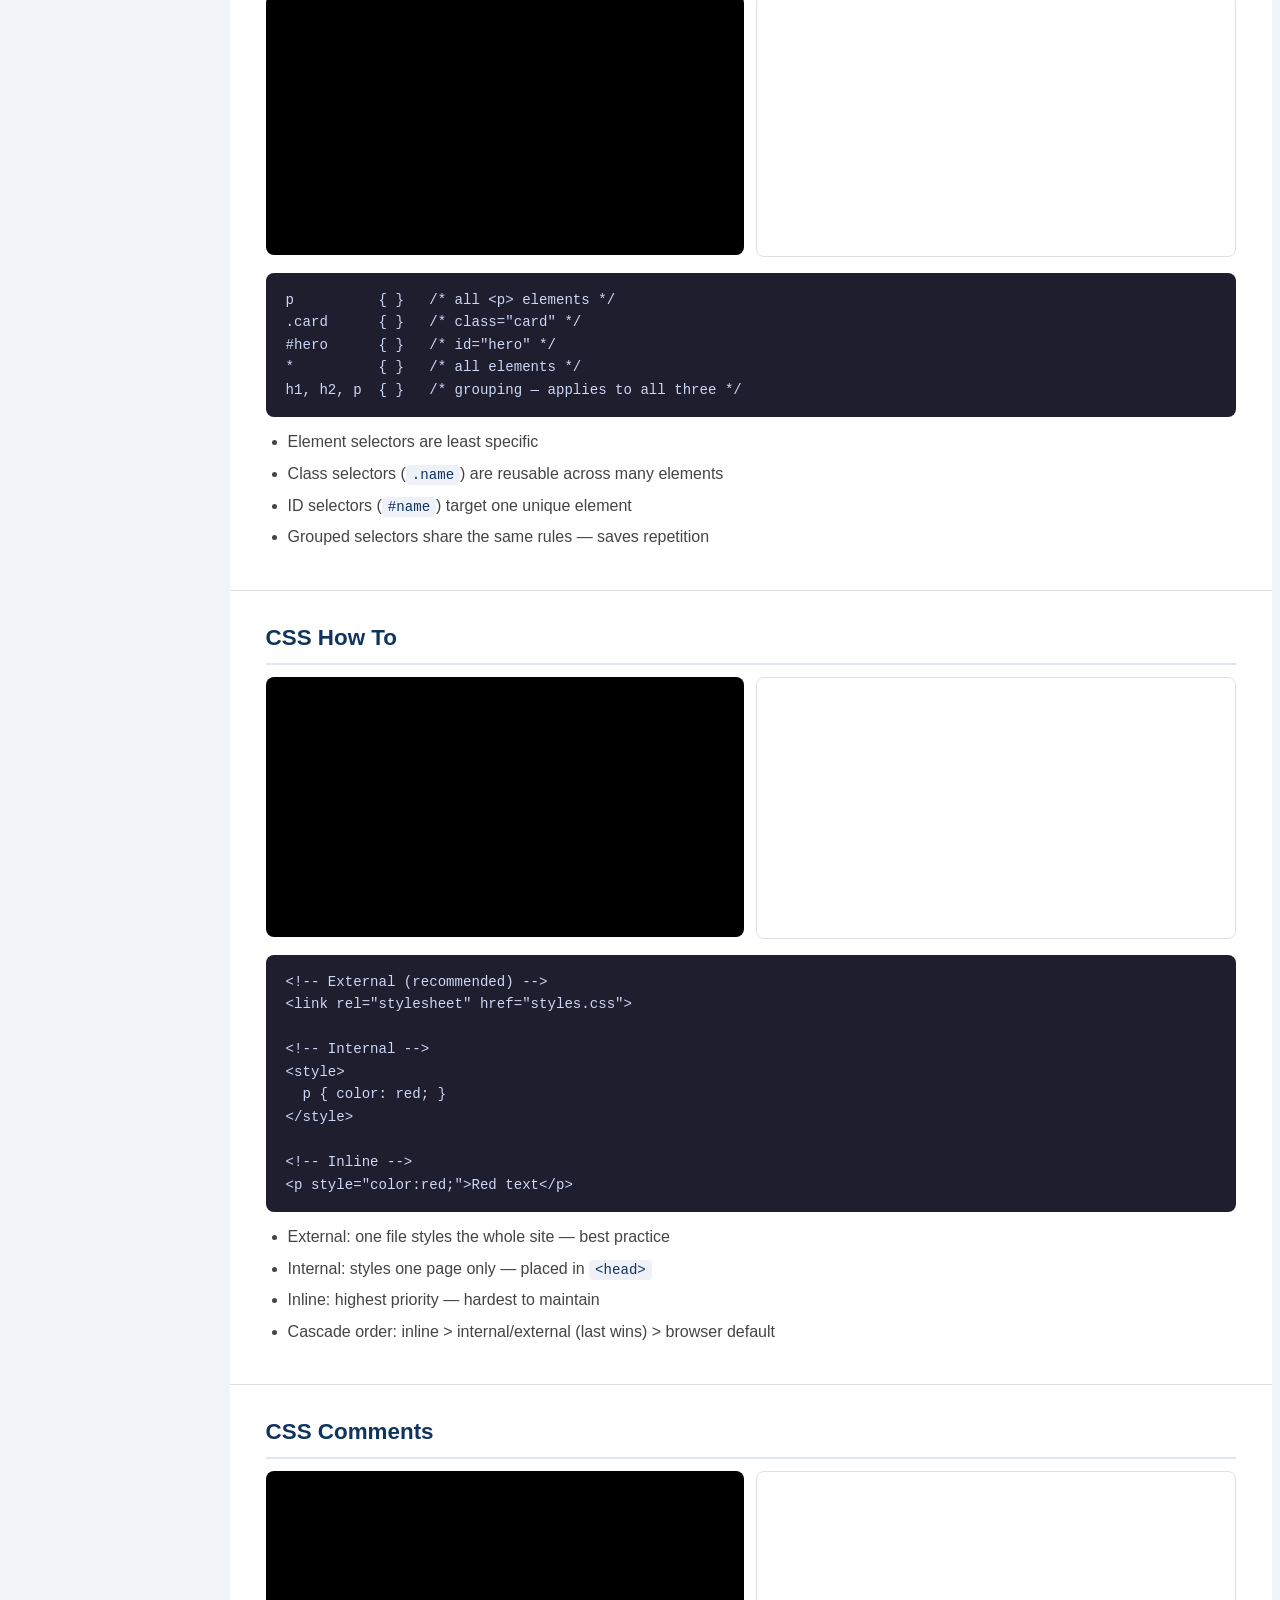
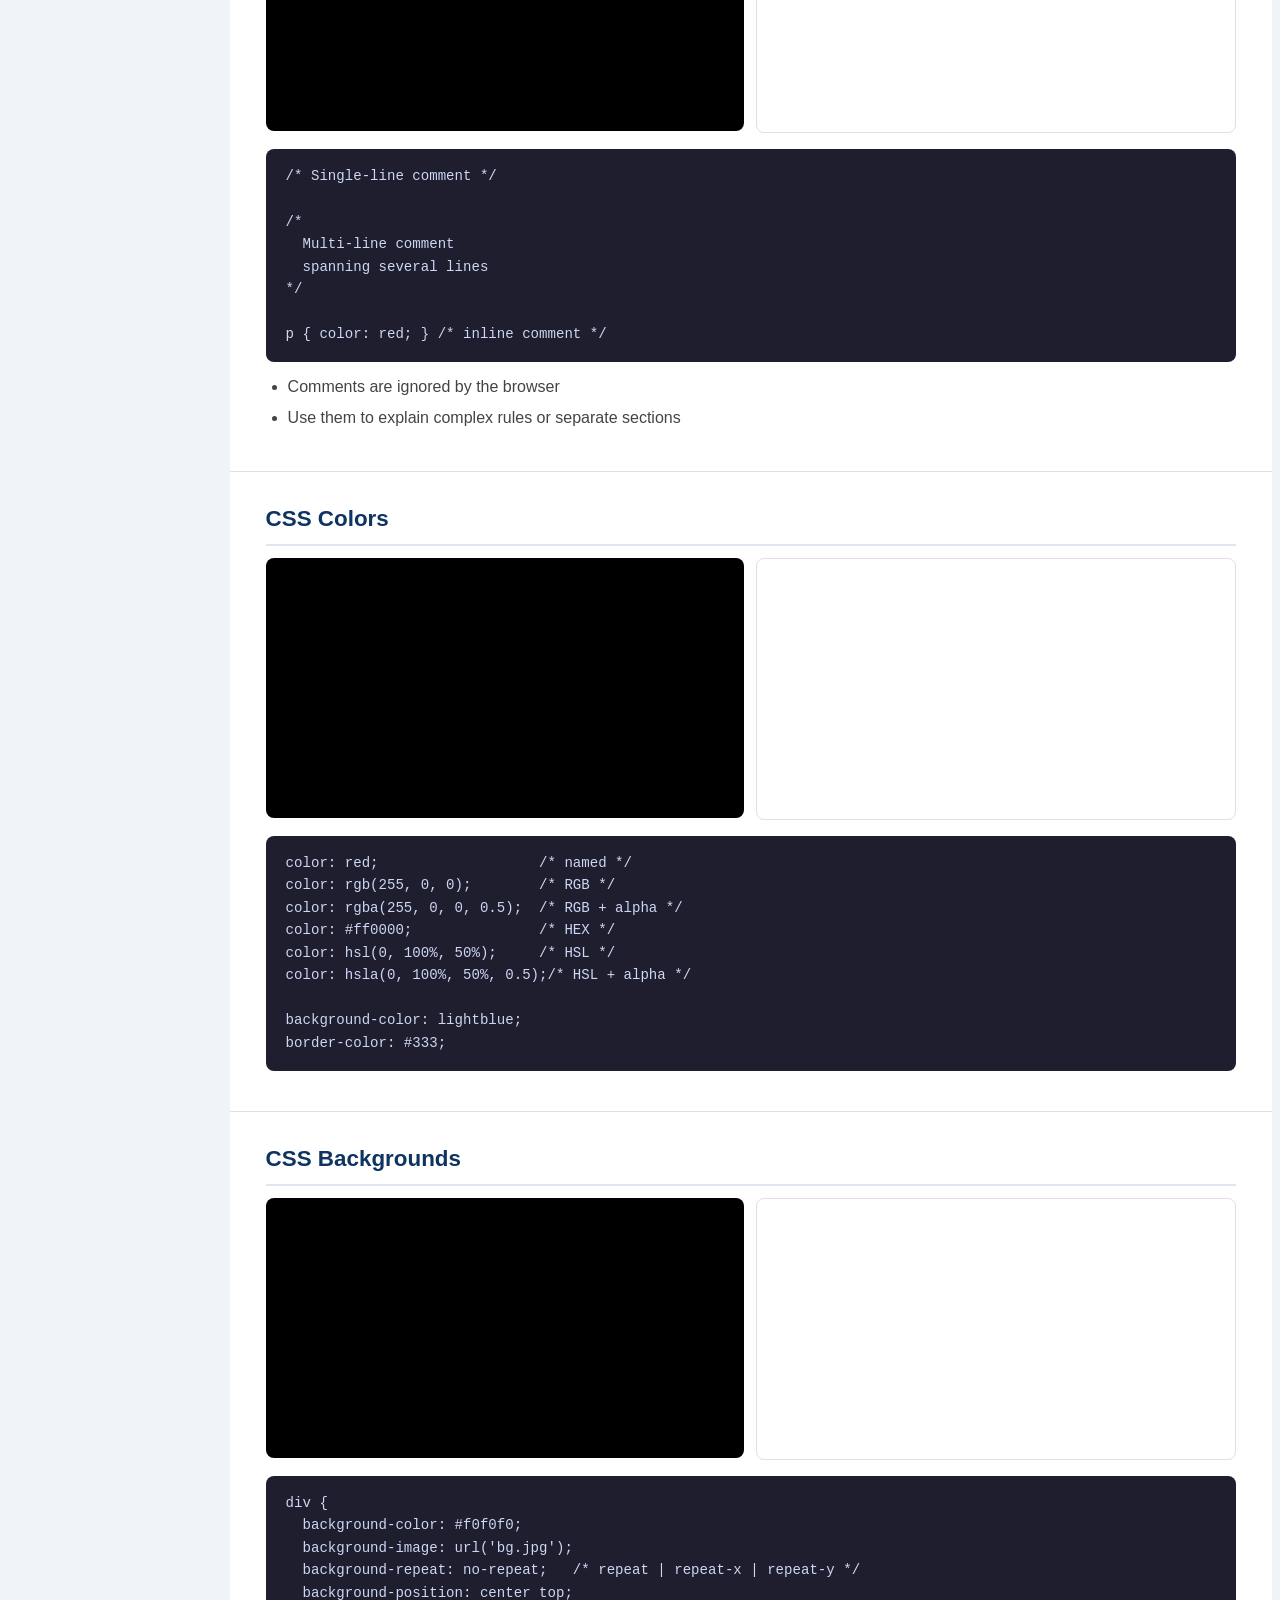
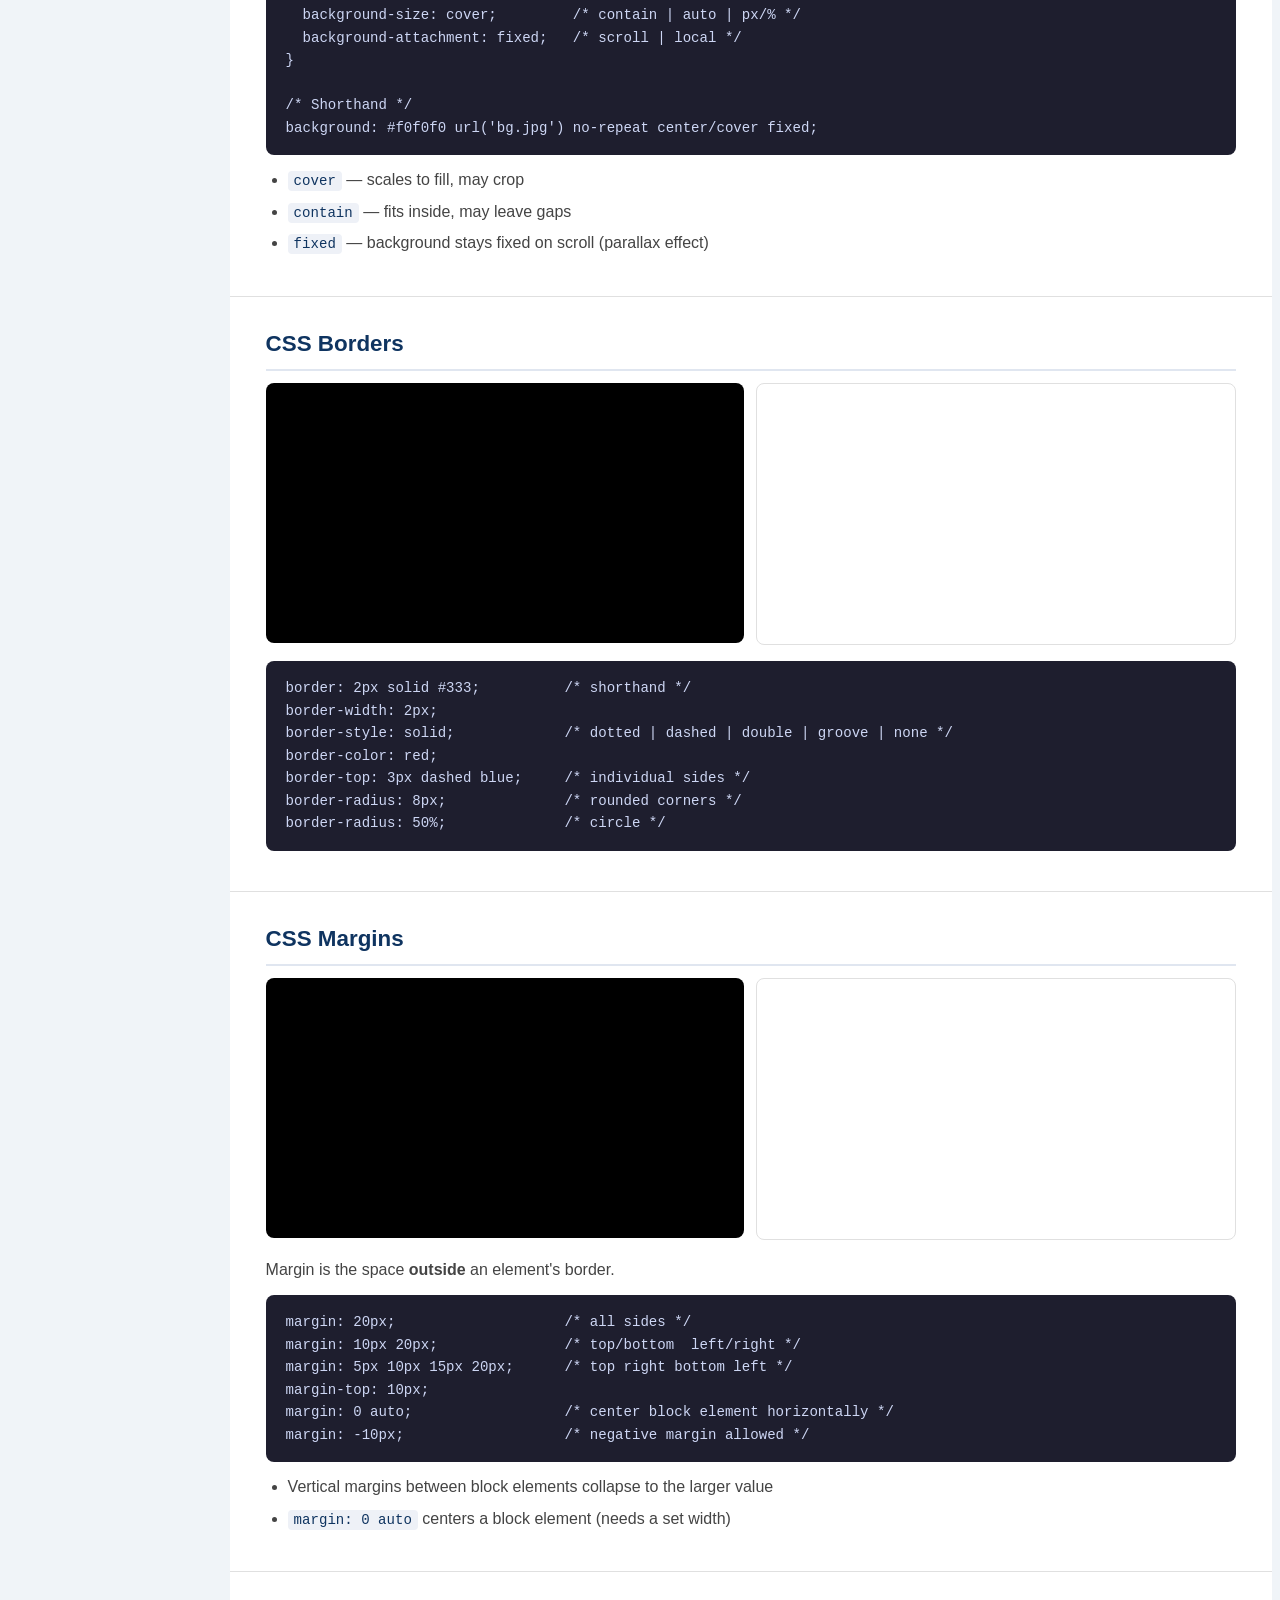
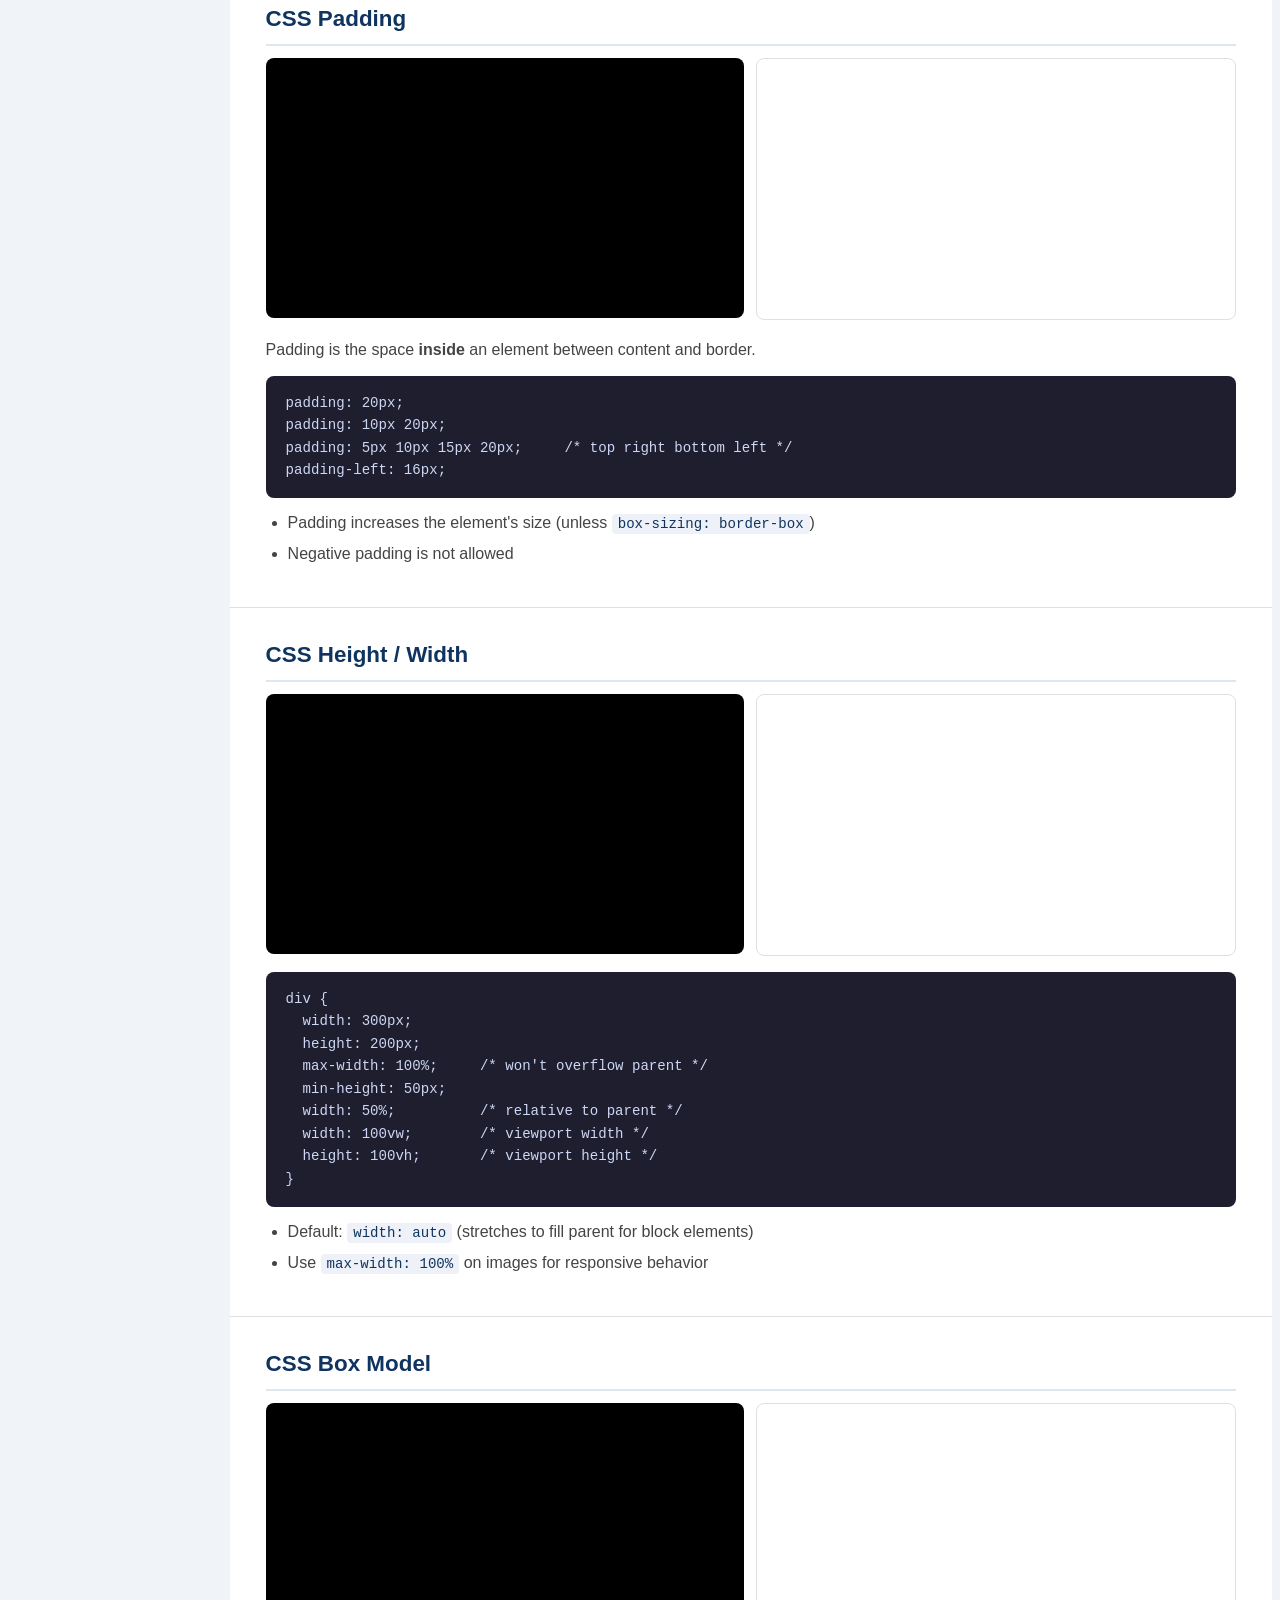
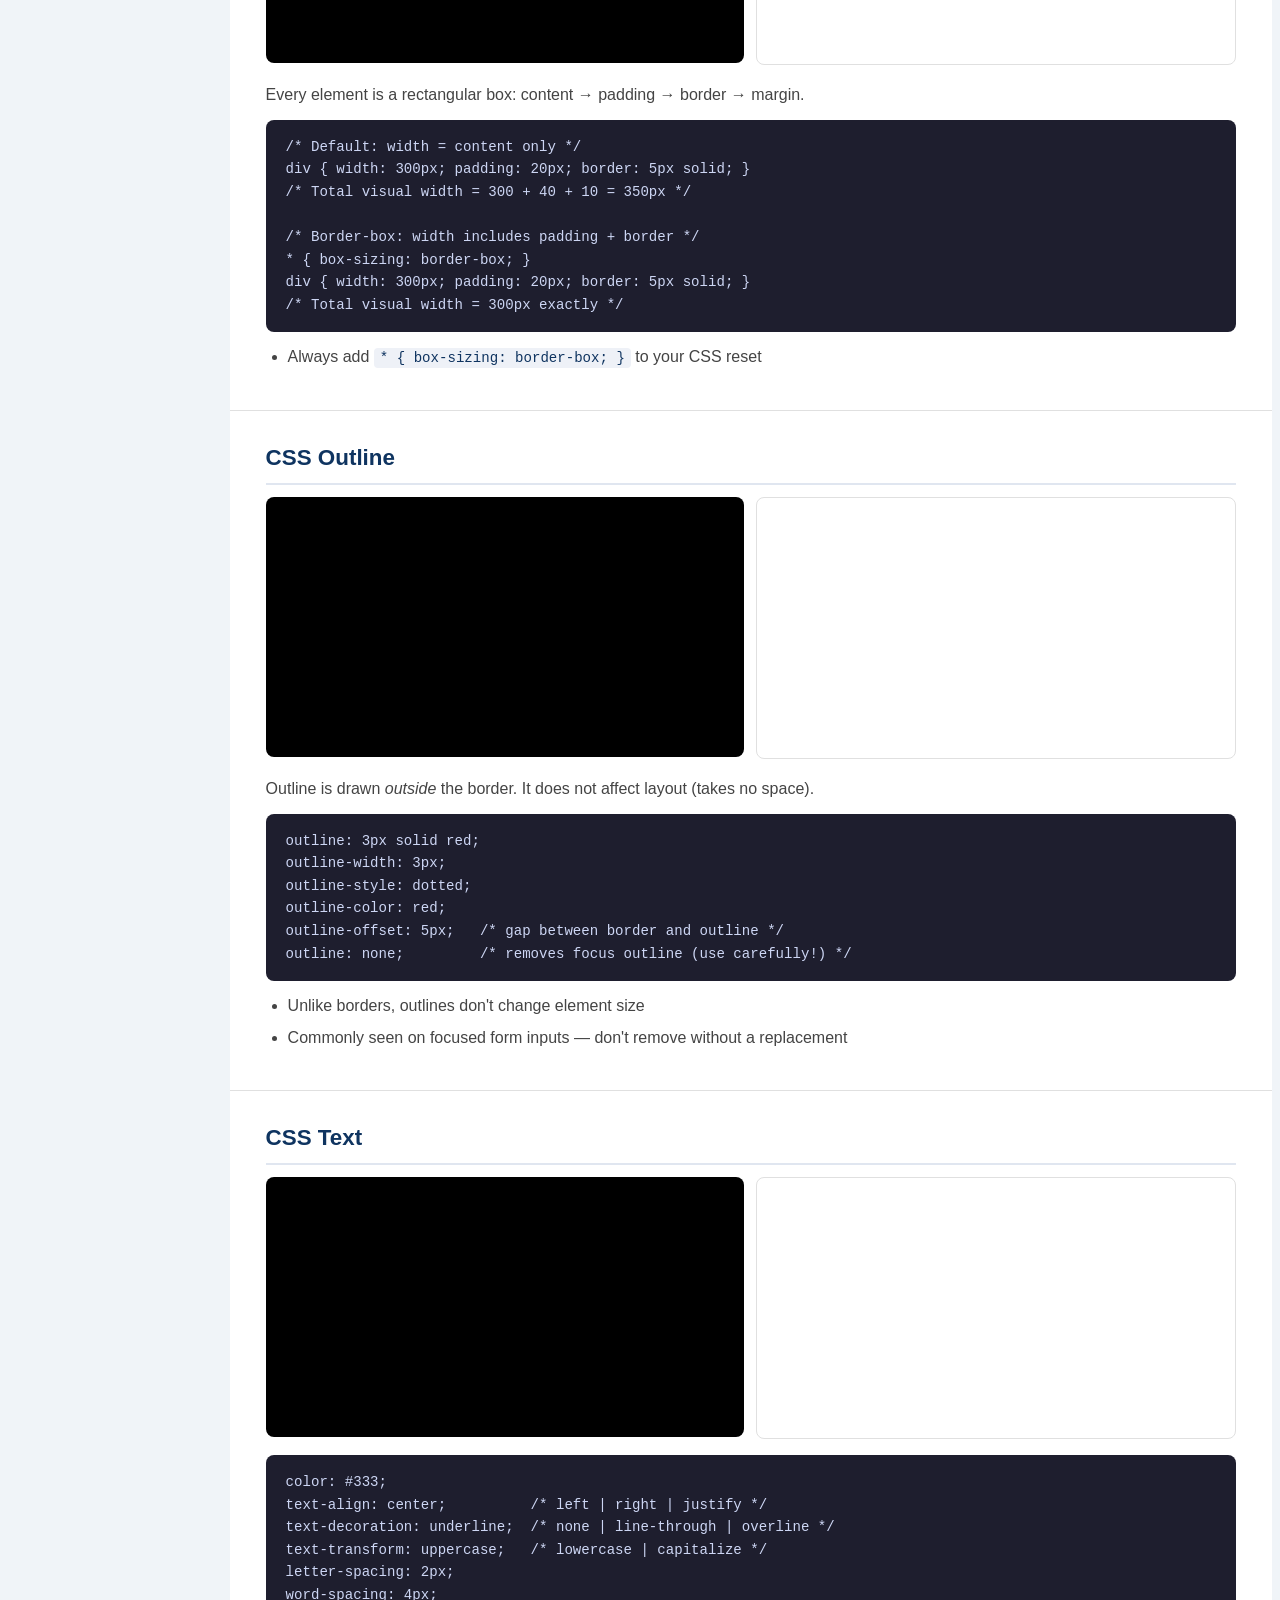
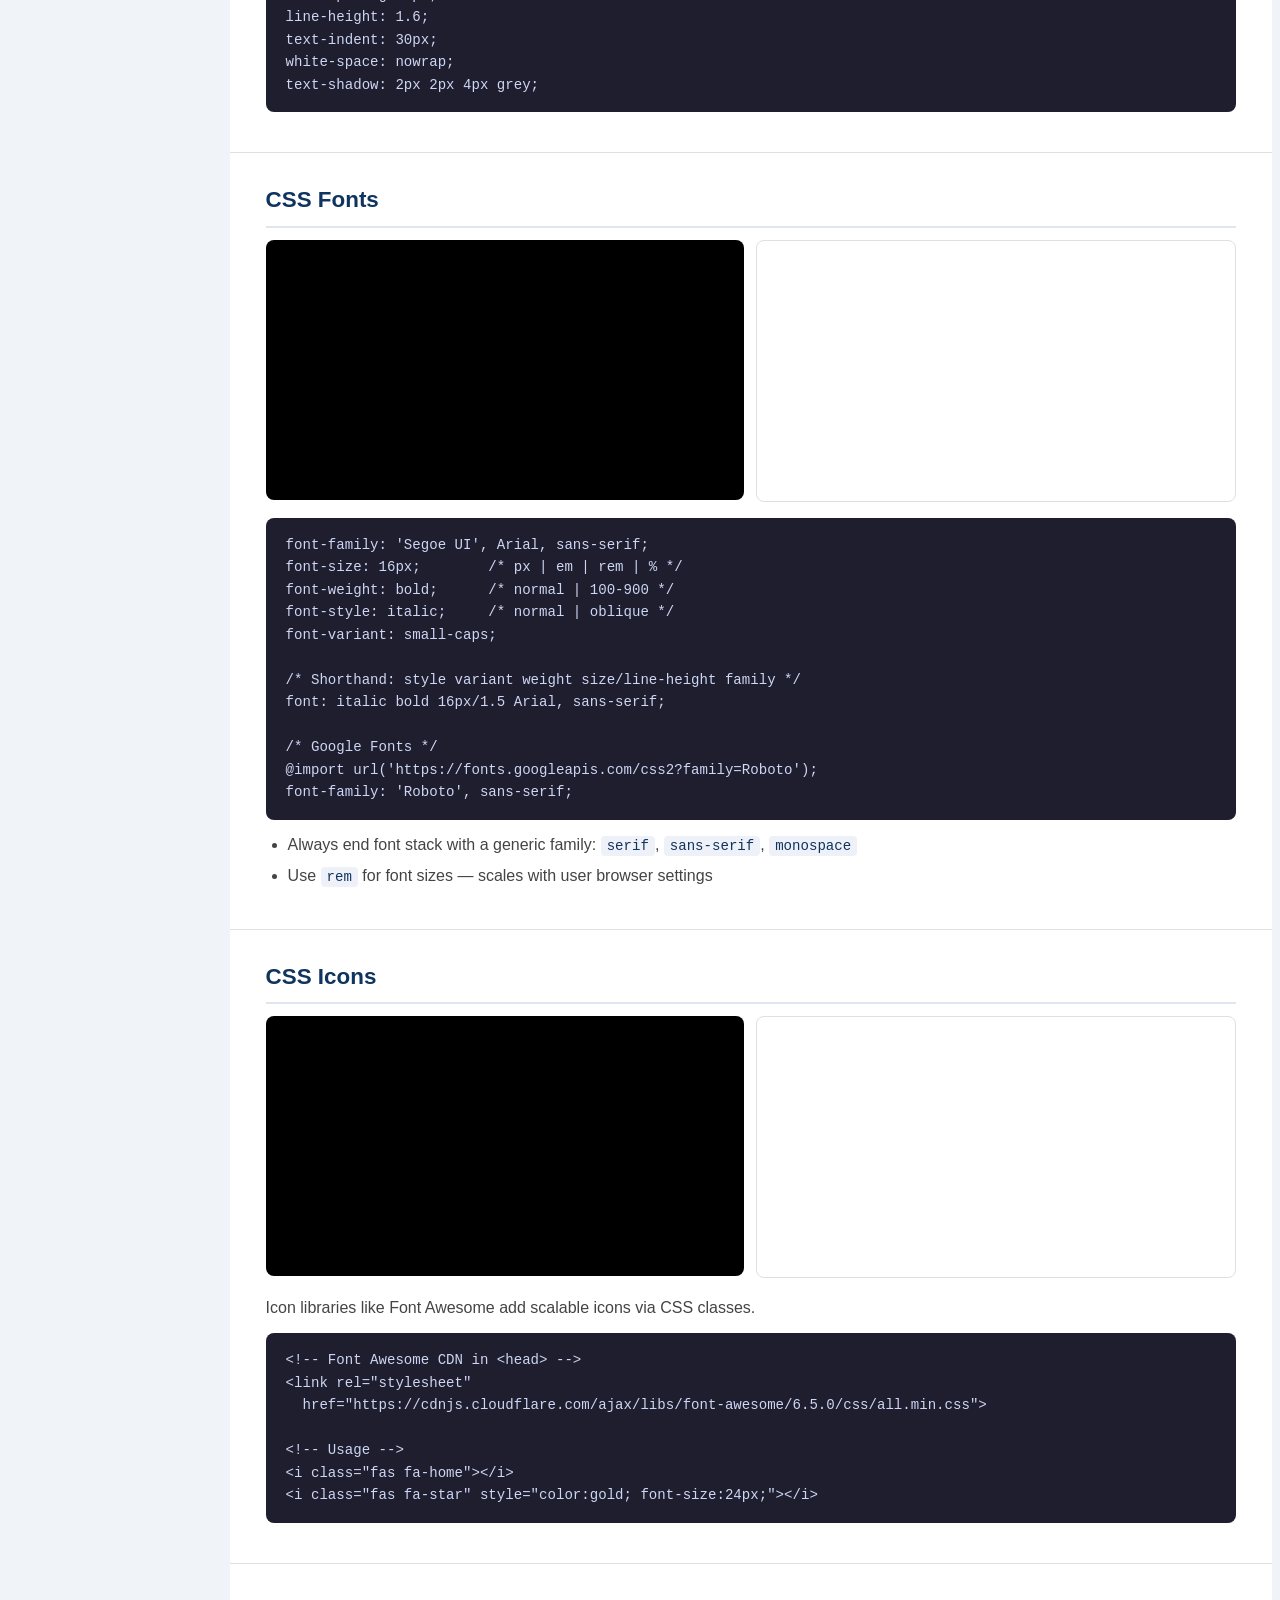
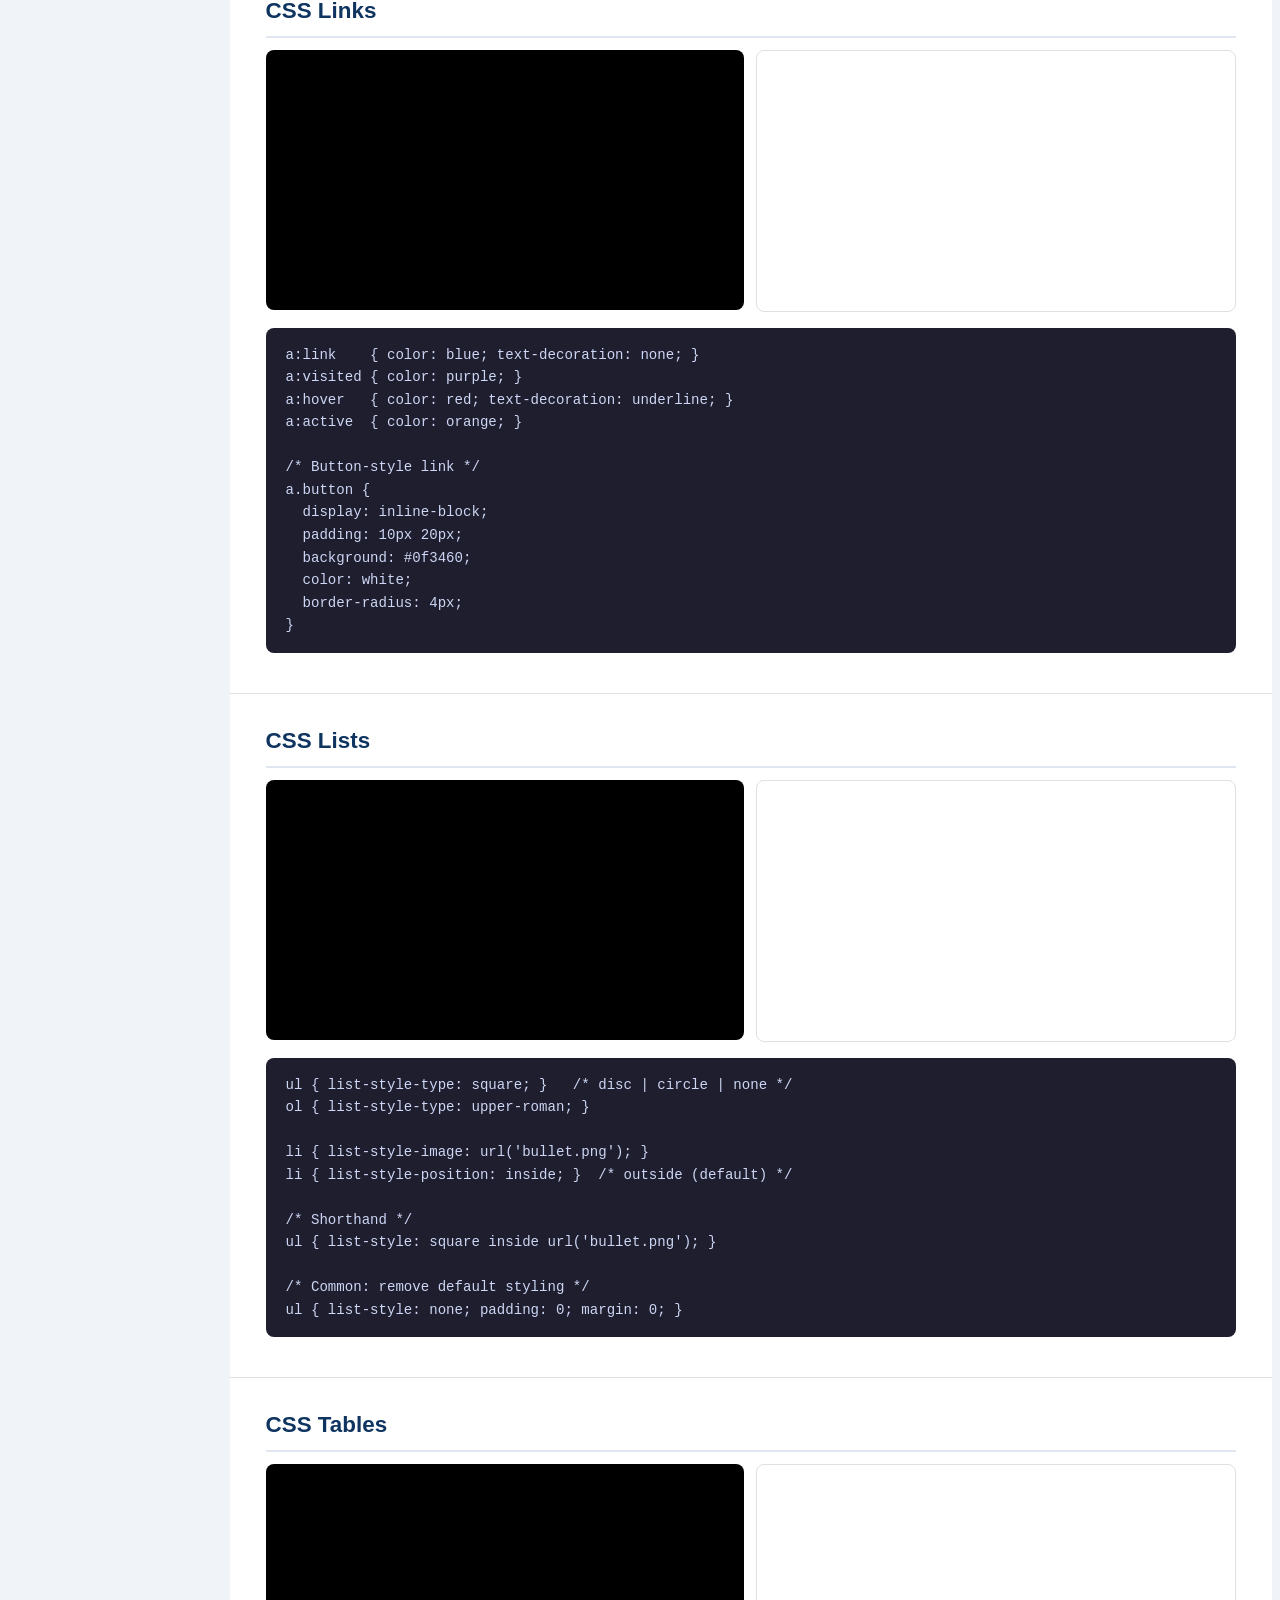
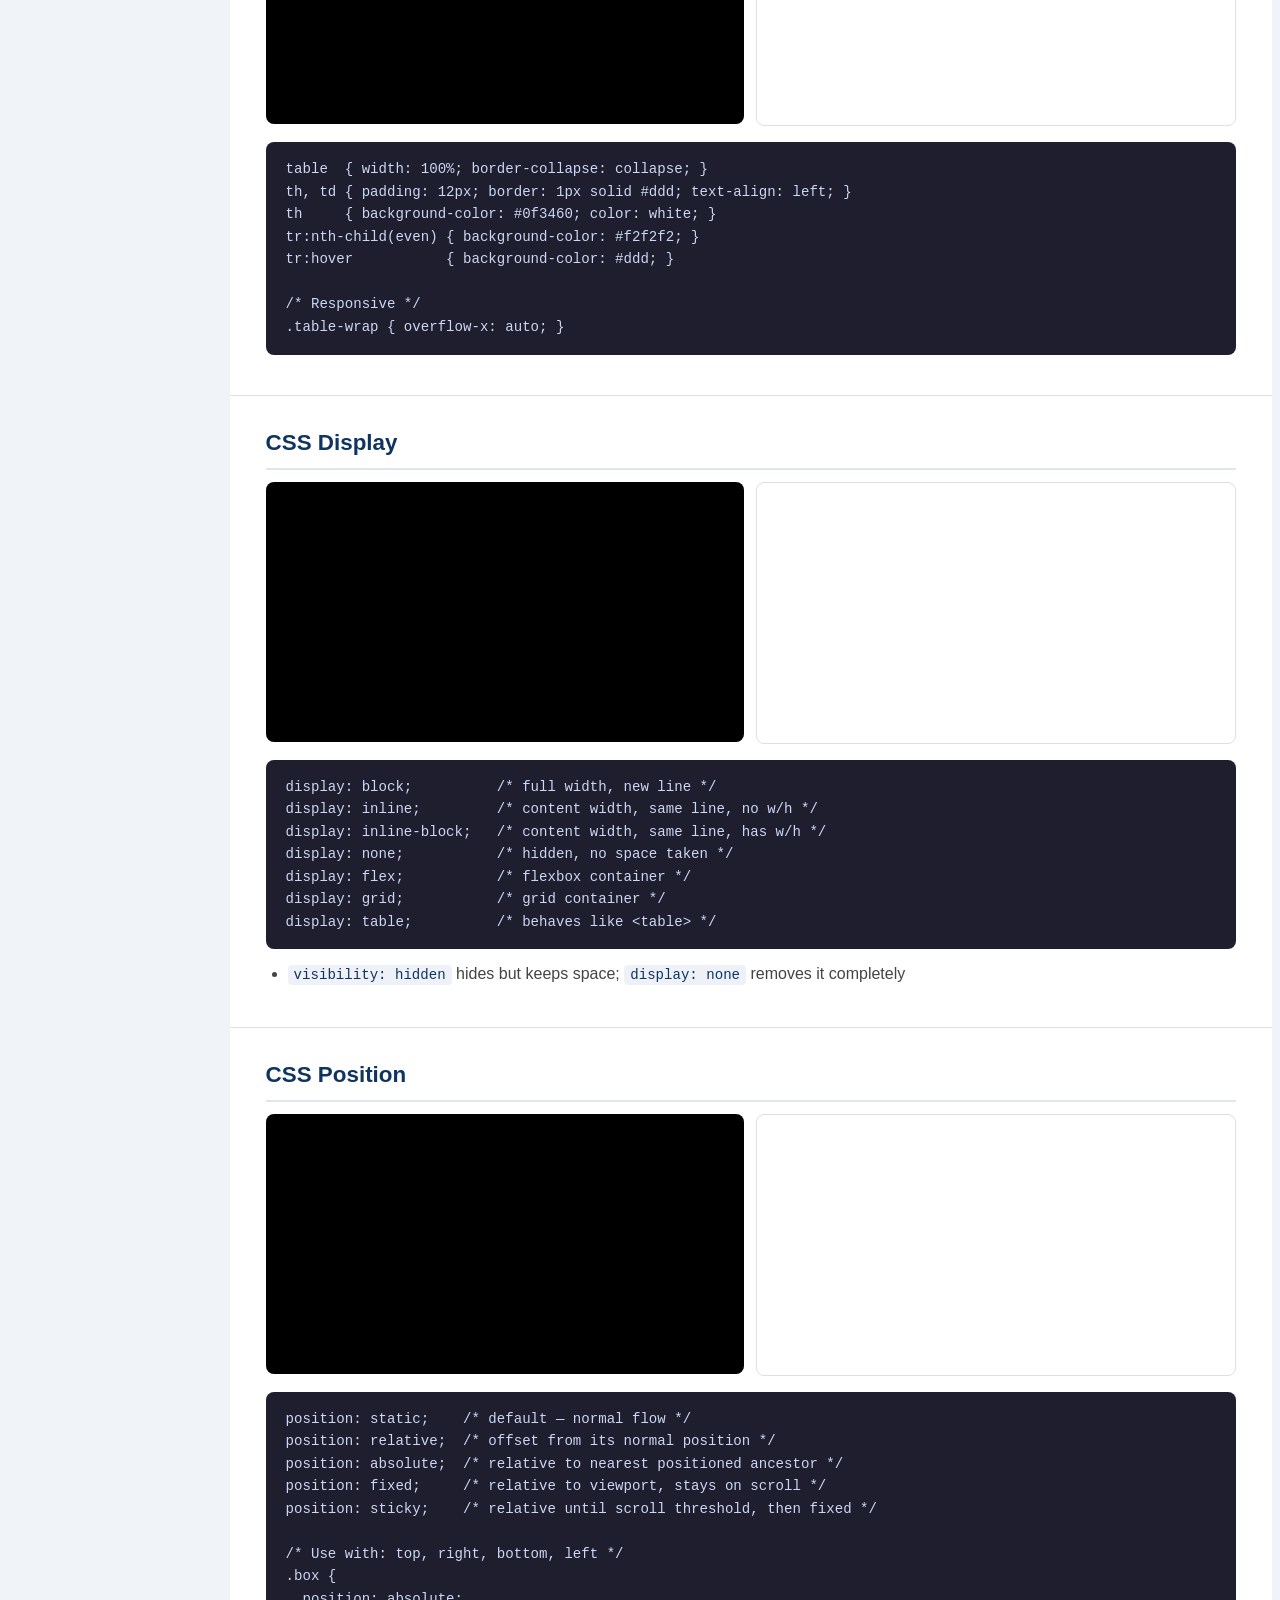
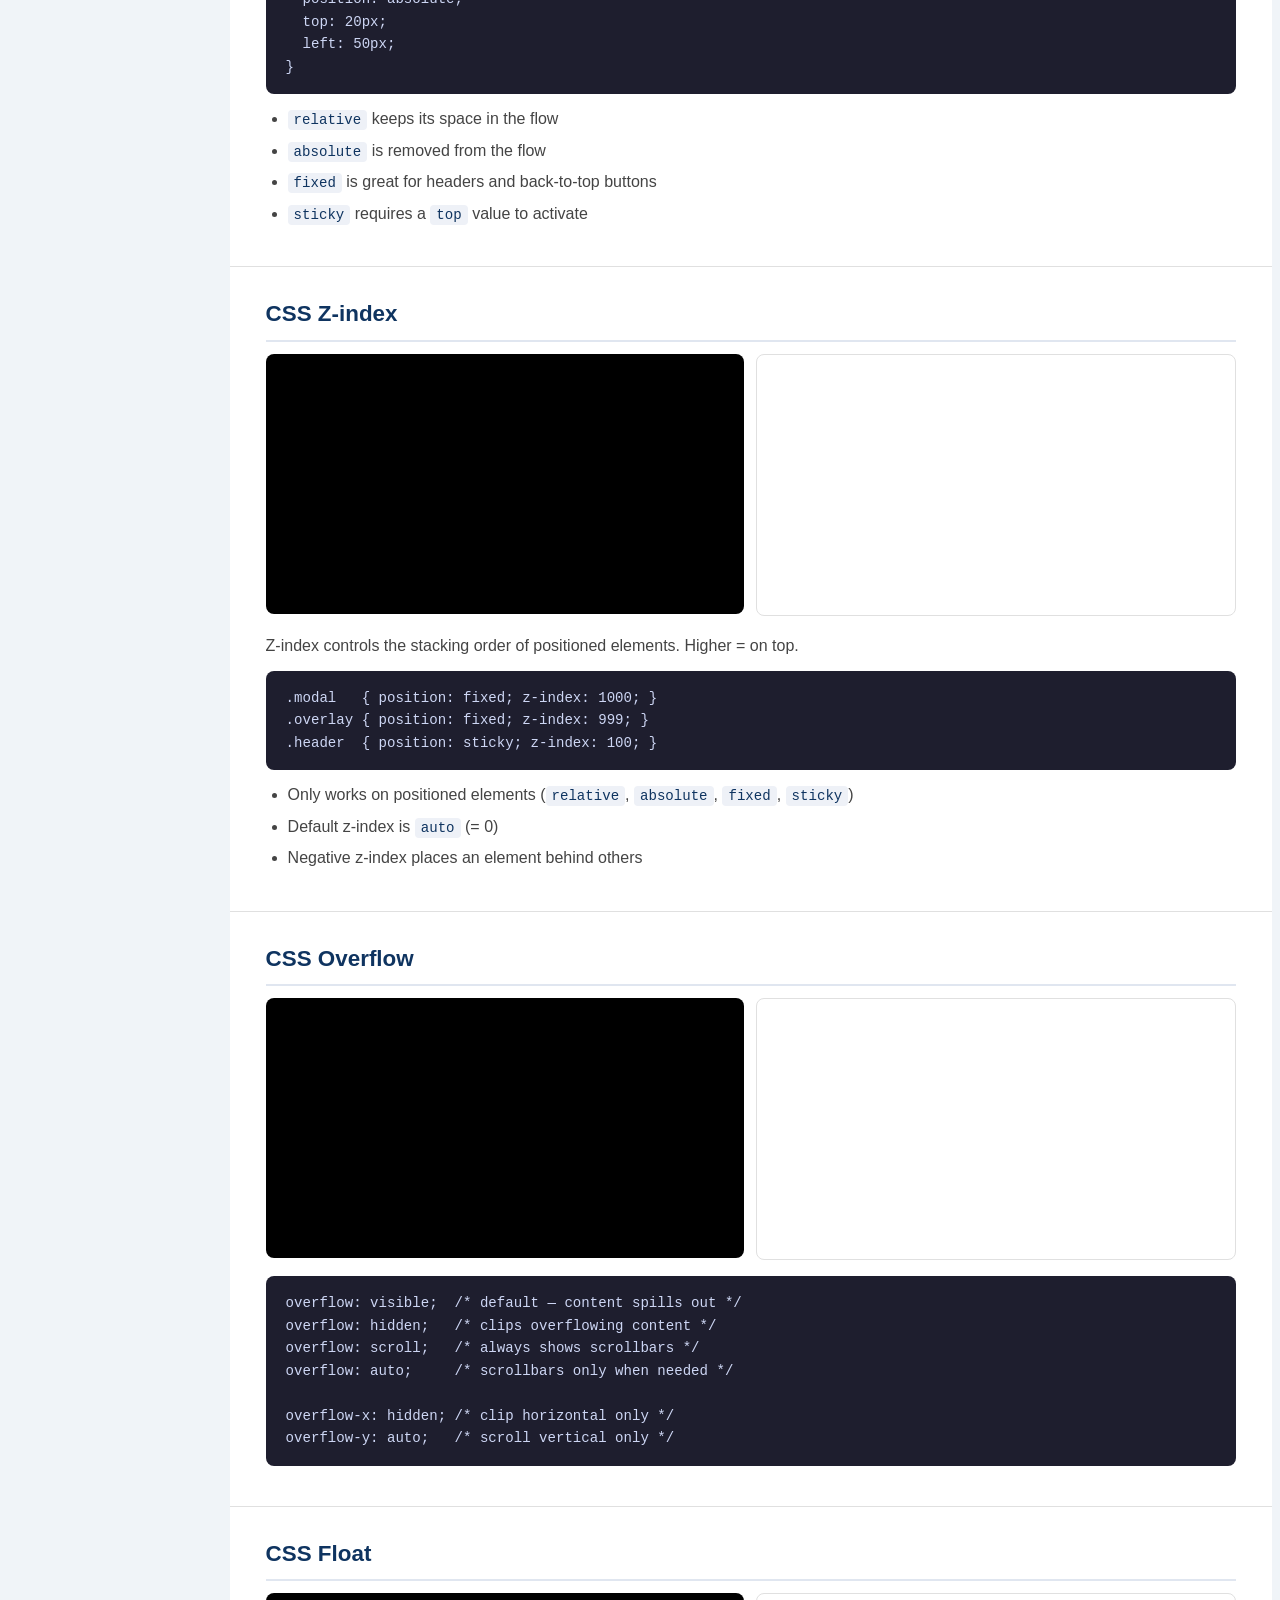
<file: work 1 do welcome page and form/learncss.html>
<!DOCTYPE html>
<html lang="en">
<head>
  <link rel="stylesheet" href="web.css" />
  <link rel="stylesheet" href="learncss.css">
  <title>WebStart — Learn CSS</title>
</head>
<body>

  <nav>
    <ul>
      <li><a href="index.html">Home</a></li>
      <li><a href="index.html#path">Learning Path</a></li>
      <li><a href="#resources">Resources</a></li>
      <li><a href="form.html">Subscribe</a></li>
    </ul>
  </nav>

  <main>
    <section>
      <h2 class="left"><span class="left_h2">CSS</span> Tutorial</h2>
      <a href="#css-introduction" class="active">CSS HOME</a>

      <details>
        <summary>Introduction</summary>
        <a href="#css-introduction">CSS Introduction</a>
        <a href="#css-syntax">CSS Syntax</a>
        <a href="#css-selectors">CSS Selectors</a>
        <a href="#css-how-to">CSS How To</a>
        <a href="#css-comments">CSS Comments</a>
        <a href="#">Code Challenge</a>
      </details>

      <details>
        <summary>CSS Colors</summary>
        <a href="#css-colors" class="overview_header">CSS Colors</a>
          <a href="#css-colors" class="sub">Colors</a>
          <a href="#" class="sub">Code Challenge</a>
        <a href="#css-backgrounds" class="overview_header">CSS Backgrounds</a>
          <a href="#css-backgrounds" class="sub">Backgrounds</a>
          <a href="#css-backgrounds" class="sub">Shorthand</a>
          <a href="#" class="sub">Code Challenge</a>
      </details>

      <details>
        <summary>CSS Box Model</summary>
        <a href="#css-borders" class="overview_header">CSS Borders</a>
          <a href="#css-borders" class="sub">Borders</a>
          <a href="#css-borders" class="sub">Border Width</a>
          <a href="#css-borders" class="sub">Border Color</a>
          <a href="#css-borders" class="sub">Border Sides</a>
          <a href="#css-borders" class="sub">Border Shorthand</a>
          <a href="#css-borders" class="sub">Rounded Borders</a>
          <a href="#" class="sub">Code Challenge</a>
        <a href="#css-margins" class="overview_header">CSS Margins</a>
          <a href="#css-margins" class="sub">Margins</a>
          <a href="#css-margins" class="sub">Margin Collapse</a>
          <a href="#" class="sub">Code Challenge</a>
        <a href="#css-padding" class="overview_header">CSS Padding</a>
          <a href="#css-padding" class="sub">Padding</a>
          <a href="#" class="sub">Code Challenge</a>
        <a href="#css-height-width" class="overview_header">CSS Height/Width</a>
          <a href="#css-height-width" class="sub">Height/Width</a>
          <a href="#css-height-width" class="sub">Max Height/Width</a>
          <a href="#" class="sub">Code Challenge</a>
        <a href="#css-box-model">CSS Box Model</a>
        <a href="#css-outline" class="overview_header">CSS Outline</a>
          <a href="#css-outline" class="sub">Outline</a>
          <a href="#css-outline" class="sub">Outline Width</a>
          <a href="#css-outline" class="sub">Outline Color</a>
          <a href="#css-outline" class="sub">Outline Shorthand</a>
          <a href="#css-outline" class="sub">Outline Offset</a>
          <a href="#" class="sub">Code Challenge</a>
      </details>

      <details>
        <summary>CSS Text &amp; Fonts</summary>
        <a href="#css-text" class="overview_header">CSS Text</a>
          <a href="#css-text" class="sub">Text Color</a>
          <a href="#css-text" class="sub">Text Alignment</a>
          <a href="#css-text" class="sub">Text Decoration</a>
          <a href="#css-text" class="sub">Text Transformation</a>
          <a href="#css-text" class="sub">Text Spacing</a>
          <a href="#css-text" class="sub">Text Shadow</a>
          <a href="#" class="sub">Code Challenge</a>
        <a href="#css-fonts" class="overview_header">CSS Fonts</a>
          <a href="#css-fonts" class="sub">Font Family</a>
          <a href="#css-fonts" class="sub">Font Web Safe</a>
          <a href="#css-fonts" class="sub">Font Fallbacks</a>
          <a href="#css-fonts" class="sub">Font Style</a>
          <a href="#css-fonts" class="sub">Font Size</a>
          <a href="#css-fonts" class="sub">Google Fonts</a>
          <a href="#css-fonts" class="sub">Font Shorthand</a>
          <a href="#" class="sub">Code Challenge</a>
        <a href="#css-icons">CSS Icons</a>
        <a href="#css-links" class="overview_header">CSS Links</a>
          <a href="#css-links" class="sub">Links</a>
          <a href="#css-links" class="sub">Link Buttons</a>
          <a href="#" class="sub">Code Challenge</a>
      </details>

      <details>
        <summary>CSS Lists &amp; Tables</summary>
        <a href="#css-lists" class="overview_header">CSS Lists</a>
          <a href="#css-lists" class="sub">Lists</a>
          <a href="#" class="sub">Code Challenge</a>
        <a href="#css-tables" class="overview_header">CSS Tables</a>
          <a href="#css-tables" class="sub">Tables</a>
          <a href="#css-tables" class="sub">Table Size</a>
          <a href="#css-tables" class="sub">Table Alignment</a>
          <a href="#css-tables" class="sub">Table Style</a>
          <a href="#css-tables" class="sub">Responsive Table</a>
          <a href="#" class="sub">Code Challenge</a>
      </details>

      <details>
        <summary>CSS Layout</summary>
        <a href="#css-display" class="overview_header">CSS Display</a>
          <a href="#css-display" class="sub">Display</a>
          <a href="#" class="sub">Code Challenge</a>
        <a href="#css-height-width">CSS Max-width</a>
        <a href="#css-position" class="overview_header">CSS Position</a>
          <a href="#css-position" class="sub">Position</a>
          <a href="#" class="sub">Code Challenge</a>
        <a href="#css-z-index">CSS Z-index</a>
        <a href="#css-overflow" class="overview_header">CSS Overflow</a>
          <a href="#css-overflow" class="sub">Overflow</a>
          <a href="#" class="sub">Code Challenge</a>
        <a href="#css-float" class="overview_header">CSS Float</a>
          <a href="#css-float" class="sub">Float</a>
          <a href="#css-float" class="sub">Clear</a>
          <a href="#css-float" class="sub">Float Examples</a>
          <a href="#" class="sub">Code Challenge</a>
        <a href="#css-inline-block">CSS Inline-block</a>
        <a href="#css-align" class="overview_header">CSS Align</a>
          <a href="#css-align" class="sub">Align</a>
          <a href="#" class="sub">Code Challenge</a>
        <a href="#css-flexbox" class="overview_header">CSS Flexbox</a>
          <a href="#css-flexbox" class="sub">Flexbox</a>
          <a href="#css-flexbox" class="sub">Flex Container</a>
          <a href="#css-flexbox" class="sub">Flex Items</a>
          <a href="#css-flexbox" class="sub">Flex Responsive</a>
          <a href="#" class="sub">Code Challenge</a>
        <a href="#css-grid" class="overview_header">CSS Grid</a>
          <a href="#css-grid" class="sub">Grid Intro</a>
          <a href="#css-grid" class="sub">Grid Container</a>
          <a href="#css-grid" class="sub">Grid Item</a>
          <a href="#" class="sub">Code Challenge</a>
      </details>

      <details>
        <summary>CSS Selectors</summary>
        <a href="#css-combinators" class="overview_header">CSS Combinators</a>
          <a href="#css-combinators" class="sub">Combinators</a>
          <a href="#" class="sub">Code Challenge</a>
        <a href="#css-pseudo-classes" class="overview_header">CSS Pseudo-classes</a>
          <a href="#css-pseudo-classes" class="sub">Pseudo-classes</a>
          <a href="#" class="sub">Code Challenge</a>
        <a href="#css-pseudo-elements" class="overview_header">CSS Pseudo-elements</a>
          <a href="#css-pseudo-elements" class="sub">Pseudo-elements</a>
          <a href="#" class="sub">Code Challenge</a>
        <a href="#css-attribute-selectors" class="overview_header">CSS Attribute Selectors</a>
          <a href="#css-attribute-selectors" class="sub">Attribute Selectors</a>
          <a href="#" class="sub">Code Challenge</a>
        <a href="#css-specificity">CSS Specificity</a>
        <a href="#css-specificity">CSS Important</a>
      </details>

      <details>
        <summary>CSS Advanced</summary>
        <a href="#css-shadows" class="overview_header">CSS Shadows</a>
          <a href="#css-shadows" class="sub">Box Shadow</a>
          <a href="#css-shadows" class="sub">Text Shadow</a>
        <a href="#css-gradients" class="overview_header">CSS Gradients</a>
          <a href="#css-gradients" class="sub">Linear Gradients</a>
          <a href="#css-gradients" class="sub">Radial Gradients</a>
          <a href="#css-gradients" class="sub">Conic Gradients</a>
          <a href="#" class="sub">Code Challenge</a>
        <a href="#css-2d-transforms" class="overview_header">CSS 2D Transforms</a>
          <a href="#css-2d-transforms" class="sub">2D Transforms</a>
          <a href="#" class="sub">Code Challenge</a>
        <a href="#css-3d-transforms" class="overview_header">CSS 3D Transforms</a>
          <a href="#css-3d-transforms" class="sub">3D Transforms</a>
          <a href="#" class="sub">Code Challenge</a>
        <a href="#css-transitions" class="overview_header">CSS Transitions</a>
          <a href="#css-transitions" class="sub">Transitions</a>
          <a href="#" class="sub">Code Challenge</a>
        <a href="#css-animations" class="overview_header">CSS Animations</a>
          <a href="#css-animations" class="sub">Animations</a>
          <a href="#" class="sub">Code Challenge</a>
        <a href="#css-variables">CSS Variables</a>
        <a href="#css-math-functions">CSS Math Functions</a>
        <a href="#css-responsive">CSS Responsive</a>
      </details>

      <details>
        <summary>CSS Components</summary>
        <a href="#css-forms" class="overview_header">CSS Forms</a>
          <a href="#css-forms" class="sub">Forms</a>
          <a href="#" class="sub">Code Challenge</a>
        <a href="#css-buttons" class="overview_header">CSS Buttons</a>
          <a href="#css-buttons" class="sub">Buttons</a>
          <a href="#" class="sub">Code Challenge</a>
        <a href="#css-navigation" class="overview_header">CSS Navigation</a>
          <a href="#css-navigation" class="sub">Navbar</a>
          <a href="#css-navigation" class="sub">Vertical Nav</a>
          <a href="#css-navigation" class="sub">Horizontal Nav</a>
          <a href="#" class="sub">Code Challenge</a>
        <a href="#">CSS Dropdowns</a>
        <a href="#">CSS Image Gallery</a>
      </details>

      <details>
        <summary>CSS Examples &amp; Cert</summary>
        <a href="#">CSS Examples</a>
        <a href="#">CSS Editor</a>
        <a href="#">CSS Quiz</a>
        <a href="#">CSS Exercises</a>
        <a href="#">CSS Challenges</a>
        <a href="#">CSS Syllabus</a>
        <a href="#">CSS Study Plan</a>
        <a href="#">CSS Certificate</a>
      </details>

      <details>
        <summary>CSS References</summary>
        <a href="#">CSS Reference</a>
        <a href="#">CSS Selectors</a>
        <a href="#">CSS Functions</a>
        <a href="#">CSS Colors</a>
        <a href="#">CSS Entities</a>
        <a href="#">CSS Aural</a>
        <a href="#">CSS Browser Support</a>
      </details>

    </section>

    <div>

      <article id="css-introduction">
        <h2>CSS Introduction</h2>
        <div class="media-row">
          <div class="video-wrapper">
          <iframe width="560" height="315" src="https://www.youtube.com/embed/Oj4AVYz40VY" title="YouTube video player" frameborder="0" allow="accelerometer; autoplay; clipboard-write; encrypted-media; gyroscope; picture-in-picture" allowfullscreen></iframe>
          </div>
          <div class="codepen-wrapper">
            <iframe
              src="https://codepen.io/trial/embed/PNaGbb?default-tab=html,result&editable=true"
              loading="lazy"
              allowfullscreen>
            </iframe>
          </div>
        </div>
        <p>CSS (Cascading Style Sheets) describes how HTML elements are displayed on screen. It separates content from design.</p>
        <pre><code>/* CSS saved as styles.css */
body {
  background-color: lightblue;
  font-family: Arial, sans-serif;
}
h1 { color: navy; }
p  { color: grey; font-size: 16px; }</code></pre>
        <ul>
          <li>CSS stands for Cascading Style Sheets</li>
          <li>CSS saves a lot of work — one file can style many pages</li>
          <li>"Cascading" means styles flow from parent to child elements</li>
        </ul>
      </article>

      <article id="css-syntax">
        <h2>CSS Syntax</h2>
        <div class="media-row">
          <div class="video-wrapper">
          <iframe width="560" height="315" src="https://www.youtube.com/embed/Oj4AVYz40VY" title="YouTube video player" frameborder="0" allow="accelerometer; autoplay; clipboard-write; encrypted-media; gyroscope; picture-in-picture" allowfullscreen></iframe>
          </div>
          <div class="codepen-wrapper">
            <iframe
              src="https://codepen.io/trial/embed/PNaGbb?default-tab=html,result&editable=true"
              loading="lazy"
              allowfullscreen>
            </iframe>
          </div>
        </div>
        <p>A CSS rule has a selector and a declaration block containing property/value pairs.</p>
        <pre><code>selector {
  property: value;
  property: value;
}

h1         { color: blue; }      /* element */
.highlight { color: red; }       /* class */
#title     { font-size: 2rem; }  /* id */
*          { box-sizing: border-box; } /* universal */</code></pre>
      </article>

      <article id="css-selectors">
        <h2>CSS Selectors</h2>
        <div class="media-row">
          <div class="video-wrapper">
          <iframe width="560" height="315" src="https://www.youtube.com/embed/Oj4AVYz40VY" title="YouTube video player" frameborder="0" allow="accelerometer; autoplay; clipboard-write; encrypted-media; gyroscope; picture-in-picture" allowfullscreen></iframe>
          </div>
          <div class="codepen-wrapper">
            <iframe
              src="https://codepen.io/trial/embed/PNaGbb?default-tab=html,result&editable=true"
              loading="lazy"
              allowfullscreen>
            </iframe>
          </div>
        </div>
        <pre><code>p          { }   /* all &lt;p&gt; elements */
.card      { }   /* class="card" */
#hero      { }   /* id="hero" */
*          { }   /* all elements */
h1, h2, p  { }   /* grouping — applies to all three */</code></pre>
        <ul>
          <li>Element selectors are least specific</li>
          <li>Class selectors (<code>.name</code>) are reusable across many elements</li>
          <li>ID selectors (<code>#name</code>) target one unique element</li>
          <li>Grouped selectors share the same rules — saves repetition</li>
        </ul>
      </article>

      <article id="css-how-to">
        <h2>CSS How To</h2>
        <div class="media-row">
          <div class="video-wrapper">
          <iframe width="560" height="315" src="https://www.youtube.com/embed/Oj4AVYz40VY" title="YouTube video player" frameborder="0" allow="accelerometer; autoplay; clipboard-write; encrypted-media; gyroscope; picture-in-picture" allowfullscreen></iframe>
          </div>
          <div class="codepen-wrapper">
            <iframe
              src="https://codepen.io/trial/embed/PNaGbb?default-tab=html,result&editable=true"
              loading="lazy"
              allowfullscreen>
            </iframe>
          </div>
        </div>
        <pre><code>&lt;!-- External (recommended) --&gt;
&lt;link rel="stylesheet" href="styles.css"&gt;

&lt;!-- Internal --&gt;
&lt;style&gt;
  p { color: red; }
&lt;/style&gt;

&lt;!-- Inline --&gt;
&lt;p style="color:red;"&gt;Red text&lt;/p&gt;</code></pre>
        <ul>
          <li>External: one file styles the whole site — best practice</li>
          <li>Internal: styles one page only — placed in <code>&lt;head&gt;</code></li>
          <li>Inline: highest priority — hardest to maintain</li>
          <li>Cascade order: inline &gt; internal/external (last wins) &gt; browser default</li>
        </ul>
      </article>

      <article id="css-comments">
        <h2>CSS Comments</h2>
        <div class="media-row">
          <div class="video-wrapper">
          <iframe width="560" height="315" src="https://www.youtube.com/embed/Oj4AVYz40VY" title="YouTube video player" frameborder="0" allow="accelerometer; autoplay; clipboard-write; encrypted-media; gyroscope; picture-in-picture" allowfullscreen></iframe>
          </div>
          <div class="codepen-wrapper">
            <iframe
              src="https://codepen.io/trial/embed/PNaGbb?default-tab=html,result&editable=true"
              loading="lazy"
              allowfullscreen>
            </iframe>
          </div>
        </div>
        <pre><code>/* Single-line comment */

/*
  Multi-line comment
  spanning several lines
*/

p { color: red; } /* inline comment */</code></pre>
        <ul>
          <li>Comments are ignored by the browser</li>
          <li>Use them to explain complex rules or separate sections</li>
        </ul>
      </article>

      <article id="css-colors">
        <h2>CSS Colors</h2>
        <div class="media-row">
          <div class="video-wrapper">
          <iframe width="560" height="315" src="https://www.youtube.com/embed/rlcPXOecjOA" title="YouTube video player" frameborder="0" allow="accelerometer; autoplay; clipboard-write; encrypted-media; gyroscope; picture-in-picture" allowfullscreen></iframe>
          </div>
          <div class="codepen-wrapper">
            <iframe
              src="https://codepen.io/trial/embed/PNaGbb?default-tab=html,result&editable=true"
              loading="lazy"
              allowfullscreen>
            </iframe>
          </div>
        </div>
        <pre><code>color: red;                   /* named */
color: rgb(255, 0, 0);        /* RGB */
color: rgba(255, 0, 0, 0.5);  /* RGB + alpha */
color: #ff0000;               /* HEX */
color: hsl(0, 100%, 50%);     /* HSL */
color: hsla(0, 100%, 50%, 0.5);/* HSL + alpha */

background-color: lightblue;
border-color: #333;</code></pre>
      </article>

      <article id="css-backgrounds">
        <h2>CSS Backgrounds</h2>
        <div class="media-row">
          <div class="video-wrapper">
          <iframe width="560" height="315" src="https://www.youtube.com/embed/Oj4AVYz40VY" title="YouTube video player" frameborder="0" allow="accelerometer; autoplay; clipboard-write; encrypted-media; gyroscope; picture-in-picture" allowfullscreen></iframe>
          </div>
          <div class="codepen-wrapper">
            <iframe
              src="https://codepen.io/trial/embed/PNaGbb?default-tab=html,result&editable=true"
              loading="lazy"
              allowfullscreen>
            </iframe>
          </div>
        </div>
        <pre><code>div {
  background-color: #f0f0f0;
  background-image: url('bg.jpg');
  background-repeat: no-repeat;   /* repeat | repeat-x | repeat-y */
  background-position: center top;
  background-size: cover;         /* contain | auto | px/% */
  background-attachment: fixed;   /* scroll | local */
}

/* Shorthand */
background: #f0f0f0 url('bg.jpg') no-repeat center/cover fixed;</code></pre>
        <ul>
          <li><code>cover</code> — scales to fill, may crop</li>
          <li><code>contain</code> — fits inside, may leave gaps</li>
          <li><code>fixed</code> — background stays fixed on scroll (parallax effect)</li>
        </ul>
      </article>

      <article id="css-borders">
        <h2>CSS Borders</h2>
        <div class="media-row">
          <div class="video-wrapper">
          <iframe width="560" height="315" src="https://www.youtube.com/embed/Oj4AVYz40VY" title="YouTube video player" frameborder="0" allow="accelerometer; autoplay; clipboard-write; encrypted-media; gyroscope; picture-in-picture" allowfullscreen></iframe>
          </div>
          <div class="codepen-wrapper">
            <iframe
              src="https://codepen.io/trial/embed/PNaGbb?default-tab=html,result&editable=true"
              loading="lazy"
              allowfullscreen>
            </iframe>
          </div>
        </div>
        <pre><code>border: 2px solid #333;          /* shorthand */
border-width: 2px;
border-style: solid;             /* dotted | dashed | double | groove | none */
border-color: red;
border-top: 3px dashed blue;     /* individual sides */
border-radius: 8px;              /* rounded corners */
border-radius: 50%;              /* circle */</code></pre>
      </article>

      <article id="css-margins">
        <h2>CSS Margins</h2>
        <div class="media-row">
          <div class="video-wrapper">
          <iframe width="560" height="315" src="https://www.youtube.com/embed/Oj4AVYz40VY" title="YouTube video player" frameborder="0" allow="accelerometer; autoplay; clipboard-write; encrypted-media; gyroscope; picture-in-picture" allowfullscreen></iframe>
          </div>
          <div class="codepen-wrapper">
            <iframe
              src="https://codepen.io/trial/embed/PNaGbb?default-tab=html,result&editable=true"
              loading="lazy"
              allowfullscreen>
            </iframe>
          </div>
        </div>
        <p>Margin is the space <strong>outside</strong> an element's border.</p>
        <pre><code>margin: 20px;                    /* all sides */
margin: 10px 20px;               /* top/bottom  left/right */
margin: 5px 10px 15px 20px;      /* top right bottom left */
margin-top: 10px;
margin: 0 auto;                  /* center block element horizontally */
margin: -10px;                   /* negative margin allowed */</code></pre>
        <ul>
          <li>Vertical margins between block elements collapse to the larger value</li>
          <li><code>margin: 0 auto</code> centers a block element (needs a set width)</li>
        </ul>
      </article>

      <article id="css-padding">
        <h2>CSS Padding</h2>
        <div class="media-row">
          <div class="video-wrapper">
          <iframe width="560" height="315" src="https://www.youtube.com/embed/Oj4AVYz40VY" title="YouTube video player" frameborder="0" allow="accelerometer; autoplay; clipboard-write; encrypted-media; gyroscope; picture-in-picture" allowfullscreen></iframe>
          </div>
          <div class="codepen-wrapper">
            <iframe
              src="https://codepen.io/trial/embed/PNaGbb?default-tab=html,result&editable=true"
              loading="lazy"
              allowfullscreen>
            </iframe>
          </div>
        </div>
        <p>Padding is the space <strong>inside</strong> an element between content and border.</p>
        <pre><code>padding: 20px;
padding: 10px 20px;
padding: 5px 10px 15px 20px;     /* top right bottom left */
padding-left: 16px;</code></pre>
        <ul>
          <li>Padding increases the element's size (unless <code>box-sizing: border-box</code>)</li>
          <li>Negative padding is not allowed</li>
        </ul>
      </article>

      <article id="css-height-width">
        <h2>CSS Height / Width</h2>
        <div class="media-row">
          <div class="video-wrapper">
          <iframe width="560" height="315" src="https://www.youtube.com/embed/Oj4AVYz40VY" title="YouTube video player" frameborder="0" allow="accelerometer; autoplay; clipboard-write; encrypted-media; gyroscope; picture-in-picture" allowfullscreen></iframe>
          </div>
          <div class="codepen-wrapper">
            <iframe
              src="https://codepen.io/trial/embed/PNaGbb?default-tab=html,result&editable=true"
              loading="lazy"
              allowfullscreen>
            </iframe>
          </div>
        </div>
        <pre><code>div {
  width: 300px;
  height: 200px;
  max-width: 100%;     /* won't overflow parent */
  min-height: 50px;
  width: 50%;          /* relative to parent */
  width: 100vw;        /* viewport width */
  height: 100vh;       /* viewport height */
}</code></pre>
        <ul>
          <li>Default: <code>width: auto</code> (stretches to fill parent for block elements)</li>
          <li>Use <code>max-width: 100%</code> on images for responsive behavior</li>
        </ul>
      </article>

      <article id="css-box-model">
        <h2>CSS Box Model</h2>
        <div class="media-row">
          <div class="video-wrapper">
          <iframe width="560" height="315" src="https://www.youtube.com/embed/Oj4AVYz40VY" title="YouTube video player" frameborder="0" allow="accelerometer; autoplay; clipboard-write; encrypted-media; gyroscope; picture-in-picture" allowfullscreen></iframe>
          </div>
          <div class="codepen-wrapper">
            <iframe
              src="https://codepen.io/trial/embed/PNaGbb?default-tab=html,result&editable=true"
              loading="lazy"
              allowfullscreen>
            </iframe>
          </div>
        </div>
        <p>Every element is a rectangular box: content → padding → border → margin.</p>
        <pre><code>/* Default: width = content only */
div { width: 300px; padding: 20px; border: 5px solid; }
/* Total visual width = 300 + 40 + 10 = 350px */

/* Border-box: width includes padding + border */
* { box-sizing: border-box; }
div { width: 300px; padding: 20px; border: 5px solid; }
/* Total visual width = 300px exactly */</code></pre>
        <ul>
          <li>Always add <code>* { box-sizing: border-box; }</code> to your CSS reset</li>
        </ul>
      </article>

      <article id="css-outline">
        <h2>CSS Outline</h2>
        <div class="media-row">
          <div class="video-wrapper">
          <iframe width="560" height="315" src="https://www.youtube.com/embed/Oj4AVYz40VY" title="YouTube video player" frameborder="0" allow="accelerometer; autoplay; clipboard-write; encrypted-media; gyroscope; picture-in-picture" allowfullscreen></iframe>
          </div>
          <div class="codepen-wrapper">
            <iframe
              src="https://codepen.io/trial/embed/PNaGbb?default-tab=html,result&editable=true"
              loading="lazy"
              allowfullscreen>
            </iframe>
          </div>
        </div>
        <p>Outline is drawn <em>outside</em> the border. It does not affect layout (takes no space).</p>
        <pre><code>outline: 3px solid red;
outline-width: 3px;
outline-style: dotted;
outline-color: red;
outline-offset: 5px;   /* gap between border and outline */
outline: none;         /* removes focus outline (use carefully!) */</code></pre>
        <ul>
          <li>Unlike borders, outlines don't change element size</li>
          <li>Commonly seen on focused form inputs — don't remove without a replacement</li>
        </ul>
      </article>

      <article id="css-text">
        <h2>CSS Text</h2>
        <div class="media-row">
          <div class="video-wrapper">
          <iframe width="560" height="315" src="https://www.youtube.com/embed/Oj4AVYz40VY" title="YouTube video player" frameborder="0" allow="accelerometer; autoplay; clipboard-write; encrypted-media; gyroscope; picture-in-picture" allowfullscreen></iframe>
          </div>
          <div class="codepen-wrapper">
            <iframe
              src="https://codepen.io/trial/embed/PNaGbb?default-tab=html,result&editable=true"
              loading="lazy"
              allowfullscreen>
            </iframe>
          </div>
        </div>
        <pre><code>color: #333;
text-align: center;          /* left | right | justify */
text-decoration: underline;  /* none | line-through | overline */
text-transform: uppercase;   /* lowercase | capitalize */
letter-spacing: 2px;
word-spacing: 4px;
line-height: 1.6;
text-indent: 30px;
white-space: nowrap;
text-shadow: 2px 2px 4px grey;</code></pre>
      </article>

      <article id="css-fonts">
        <h2>CSS Fonts</h2>
        <div class="media-row">
          <div class="video-wrapper">
          <iframe width="560" height="315" src="https://www.youtube.com/embed/Oj4AVYz40VY" title="YouTube video player" frameborder="0" allow="accelerometer; autoplay; clipboard-write; encrypted-media; gyroscope; picture-in-picture" allowfullscreen></iframe>
          </div>
          <div class="codepen-wrapper">
            <iframe
              src="https://codepen.io/trial/embed/PNaGbb?default-tab=html,result&editable=true"
              loading="lazy"
              allowfullscreen>
            </iframe>
          </div>
        </div>
        <pre><code>font-family: 'Segoe UI', Arial, sans-serif;
font-size: 16px;        /* px | em | rem | % */
font-weight: bold;      /* normal | 100-900 */
font-style: italic;     /* normal | oblique */
font-variant: small-caps;

/* Shorthand: style variant weight size/line-height family */
font: italic bold 16px/1.5 Arial, sans-serif;

/* Google Fonts */
@import url('https://fonts.googleapis.com/css2?family=Roboto');
font-family: 'Roboto', sans-serif;</code></pre>
        <ul>
          <li>Always end font stack with a generic family: <code>serif</code>, <code>sans-serif</code>, <code>monospace</code></li>
          <li>Use <code>rem</code> for font sizes — scales with user browser settings</li>
        </ul>
      </article>

      <article id="css-icons">
        <h2>CSS Icons</h2>
        <div class="media-row">
          <div class="video-wrapper">
          <iframe width="560" height="315" src="https://www.youtube.com/embed/Oj4AVYz40VY" title="YouTube video player" frameborder="0" allow="accelerometer; autoplay; clipboard-write; encrypted-media; gyroscope; picture-in-picture" allowfullscreen></iframe>
          </div>
          <div class="codepen-wrapper">
            <iframe
              src="https://codepen.io/trial/embed/PNaGbb?default-tab=html,result&editable=true"
              loading="lazy"
              allowfullscreen>
            </iframe>
          </div>
        </div>
        <p>Icon libraries like Font Awesome add scalable icons via CSS classes.</p>
        <pre><code>&lt;!-- Font Awesome CDN in &lt;head&gt; --&gt;
&lt;link rel="stylesheet"
  href="https://cdnjs.cloudflare.com/ajax/libs/font-awesome/6.5.0/css/all.min.css"&gt;

&lt;!-- Usage --&gt;
&lt;i class="fas fa-home"&gt;&lt;/i&gt;
&lt;i class="fas fa-star" style="color:gold; font-size:24px;"&gt;&lt;/i&gt;</code></pre>
      </article>

      <article id="css-links">
        <h2>CSS Links</h2>
        <div class="media-row">
          <div class="video-wrapper">
          <iframe width="560" height="315" src="https://www.youtube.com/embed/fQqdu9_IB5A" title="YouTube video player" frameborder="0" allow="accelerometer; autoplay; clipboard-write; encrypted-media; gyroscope; picture-in-picture" allowfullscreen></iframe>
          </div>
          <div class="codepen-wrapper">
            <iframe
              src="https://codepen.io/trial/embed/PNaGbb?default-tab=html,result&editable=true"
              loading="lazy"
              allowfullscreen>
            </iframe>
          </div>
        </div>
        <pre><code>a:link    { color: blue; text-decoration: none; }
a:visited { color: purple; }
a:hover   { color: red; text-decoration: underline; }
a:active  { color: orange; }

/* Button-style link */
a.button {
  display: inline-block;
  padding: 10px 20px;
  background: #0f3460;
  color: white;
  border-radius: 4px;
}</code></pre>
      </article>

      <article id="css-lists">
        <h2>CSS Lists</h2>
        <div class="media-row">
          <div class="video-wrapper">
          <iframe width="560" height="315" src="https://www.youtube.com/embed/Oj4AVYz40VY" title="YouTube video player" frameborder="0" allow="accelerometer; autoplay; clipboard-write; encrypted-media; gyroscope; picture-in-picture" allowfullscreen></iframe>
          </div>
          <div class="codepen-wrapper">
            <iframe
              src="https://codepen.io/trial/embed/PNaGbb?default-tab=html,result&editable=true"
              loading="lazy"
              allowfullscreen>
            </iframe>
          </div>
        </div>
        <pre><code>ul { list-style-type: square; }   /* disc | circle | none */
ol { list-style-type: upper-roman; }

li { list-style-image: url('bullet.png'); }
li { list-style-position: inside; }  /* outside (default) */

/* Shorthand */
ul { list-style: square inside url('bullet.png'); }

/* Common: remove default styling */
ul { list-style: none; padding: 0; margin: 0; }</code></pre>
      </article>

      <article id="css-tables">
        <h2>CSS Tables</h2>
        <div class="media-row">
          <div class="video-wrapper">
          <iframe width="560" height="315" src="https://www.youtube.com/embed/Oj4AVYz40VY" title="YouTube video player" frameborder="0" allow="accelerometer; autoplay; clipboard-write; encrypted-media; gyroscope; picture-in-picture" allowfullscreen></iframe>
          </div>
          <div class="codepen-wrapper">
            <iframe
              src="https://codepen.io/trial/embed/PNaGbb?default-tab=html,result&editable=true"
              loading="lazy"
              allowfullscreen>
            </iframe>
          </div>
        </div>
        <pre><code>table  { width: 100%; border-collapse: collapse; }
th, td { padding: 12px; border: 1px solid #ddd; text-align: left; }
th     { background-color: #0f3460; color: white; }
tr:nth-child(even) { background-color: #f2f2f2; }
tr:hover           { background-color: #ddd; }

/* Responsive */
.table-wrap { overflow-x: auto; }</code></pre>
      </article>

      <article id="css-display">
        <h2>CSS Display</h2>
        <div class="media-row">
          <div class="video-wrapper">
          <iframe width="560" height="315" src="https://www.youtube.com/embed/Oj4AVYz40VY" title="YouTube video player" frameborder="0" allow="accelerometer; autoplay; clipboard-write; encrypted-media; gyroscope; picture-in-picture" allowfullscreen></iframe>
          </div>
          <div class="codepen-wrapper">
            <iframe
              src="https://codepen.io/trial/embed/PNaGbb?default-tab=html,result&editable=true"
              loading="lazy"
              allowfullscreen>
            </iframe>
          </div>
        </div>
        <pre><code>display: block;          /* full width, new line */
display: inline;         /* content width, same line, no w/h */
display: inline-block;   /* content width, same line, has w/h */
display: none;           /* hidden, no space taken */
display: flex;           /* flexbox container */
display: grid;           /* grid container */
display: table;          /* behaves like &lt;table&gt; */</code></pre>
        <ul>
          <li><code>visibility: hidden</code> hides but keeps space; <code>display: none</code> removes it completely</li>
        </ul>
      </article>

      <article id="css-position">
        <h2>CSS Position</h2>
        <div class="media-row">
          <div class="video-wrapper">
          <iframe width="560" height="315" src="https://www.youtube.com/embed/Oj4AVYz40VY" title="YouTube video player" frameborder="0" allow="accelerometer; autoplay; clipboard-write; encrypted-media; gyroscope; picture-in-picture" allowfullscreen></iframe>
          </div>
          <div class="codepen-wrapper">
            <iframe
              src="https://codepen.io/trial/embed/PNaGbb?default-tab=html,result&editable=true"
              loading="lazy"
              allowfullscreen>
            </iframe>
          </div>
        </div>
        <pre><code>position: static;    /* default — normal flow */
position: relative;  /* offset from its normal position */
position: absolute;  /* relative to nearest positioned ancestor */
position: fixed;     /* relative to viewport, stays on scroll */
position: sticky;    /* relative until scroll threshold, then fixed */

/* Use with: top, right, bottom, left */
.box {
  position: absolute;
  top: 20px;
  left: 50px;
}</code></pre>
        <ul>
          <li><code>relative</code> keeps its space in the flow</li>
          <li><code>absolute</code> is removed from the flow</li>
          <li><code>fixed</code> is great for headers and back-to-top buttons</li>
          <li><code>sticky</code> requires a <code>top</code> value to activate</li>
        </ul>
      </article>

      <article id="css-z-index">
        <h2>CSS Z-index</h2>
        <div class="media-row">
          <div class="video-wrapper">
          <iframe width="560" height="315" src="https://www.youtube.com/embed/Oj4AVYz40VY" title="YouTube video player" frameborder="0" allow="accelerometer; autoplay; clipboard-write; encrypted-media; gyroscope; picture-in-picture" allowfullscreen></iframe>
          </div>
          <div class="codepen-wrapper">
            <iframe
              src="https://codepen.io/trial/embed/PNaGbb?default-tab=html,result&editable=true"
              loading="lazy"
              allowfullscreen>
            </iframe>
          </div>
        </div>
        <p>Z-index controls the stacking order of positioned elements. Higher = on top.</p>
        <pre><code>.modal   { position: fixed; z-index: 1000; }
.overlay { position: fixed; z-index: 999; }
.header  { position: sticky; z-index: 100; }</code></pre>
        <ul>
          <li>Only works on positioned elements (<code>relative</code>, <code>absolute</code>, <code>fixed</code>, <code>sticky</code>)</li>
          <li>Default z-index is <code>auto</code> (= 0)</li>
          <li>Negative z-index places an element behind others</li>
        </ul>
      </article>

      <article id="css-overflow">
        <h2>CSS Overflow</h2>
        <div class="media-row">
          <div class="video-wrapper">
          <iframe width="560" height="315" src="https://www.youtube.com/embed/Oj4AVYz40VY" title="YouTube video player" frameborder="0" allow="accelerometer; autoplay; clipboard-write; encrypted-media; gyroscope; picture-in-picture" allowfullscreen></iframe>
          </div>
          <div class="codepen-wrapper">
            <iframe
              src="https://codepen.io/trial/embed/PNaGbb?default-tab=html,result&editable=true"
              loading="lazy"
              allowfullscreen>
            </iframe>
          </div>
        </div>
        <pre><code>overflow: visible;  /* default — content spills out */
overflow: hidden;   /* clips overflowing content */
overflow: scroll;   /* always shows scrollbars */
overflow: auto;     /* scrollbars only when needed */

overflow-x: hidden; /* clip horizontal only */
overflow-y: auto;   /* scroll vertical only */</code></pre>
      </article>

      <article id="css-float">
        <h2>CSS Float</h2>
        <div class="media-row">
          <div class="video-wrapper">
          <iframe width="560" height="315" src="https://www.youtube.com/embed/Oj4AVYz40VY" title="YouTube video player" frameborder="0" allow="accelerometer; autoplay; clipboard-write; encrypted-media; gyroscope; picture-in-picture" allowfullscreen></iframe>
          </div>
          <div class="codepen-wrapper">
            <iframe
              src="https://codepen.io/trial/embed/PNaGbb?default-tab=html,result&editable=true"
              loading="lazy"
              allowfullscreen>
            </iframe>
          </div>
        </div>
        <pre><code>img { float: left; margin: 0 16px 8px 0; }

/* Clearfix — parent collapses when all children float */
.clearfix::after {
  content: "";
  display: table;
  clear: both;
}</code></pre>
        <ul>
          <li>Float is mainly used to wrap text around images today</li>
          <li>For layouts, prefer Flexbox or Grid instead</li>
          <li>Always clear floats to prevent parent collapse</li>
        </ul>
      </article>

      <article id="css-inline-block">
        <h2>CSS Inline-block</h2>
        <div class="media-row">
          <div class="video-wrapper">
          <iframe width="560" height="315" src="https://www.youtube.com/embed/Oj4AVYz40VY" title="YouTube video player" frameborder="0" allow="accelerometer; autoplay; clipboard-write; encrypted-media; gyroscope; picture-in-picture" allowfullscreen></iframe>
          </div>
          <div class="codepen-wrapper">
            <iframe
              src="https://codepen.io/trial/embed/PNaGbb?default-tab=html,result&editable=true"
              loading="lazy"
              allowfullscreen>
            </iframe>
          </div>
        </div>
        <p><code>inline-block</code> sits on the same line as siblings but respects width and height.</p>
        <pre><code>.nav-item {
  display: inline-block;
  width: 100px;
  height: 40px;
  text-align: center;
  line-height: 40px;
}</code></pre>
      </article>

      <article id="css-align">
        <h2>CSS Align</h2>
        <div class="media-row">
          <div class="video-wrapper">
          <iframe width="560" height="315" src="https://www.youtube.com/embed/-2CnrBUfAUQ" title="YouTube video player" frameborder="0" allow="accelerometer; autoplay; clipboard-write; encrypted-media; gyroscope; picture-in-picture" allowfullscreen></iframe>
          </div>
          <div class="codepen-wrapper">
            <iframe
              src="https://codepen.io/trial/embed/PNaGbb?default-tab=html,result&editable=true"
              loading="lazy"
              allowfullscreen>
            </iframe>
          </div>
        </div>
        <pre><code>/* Center a block element */
div { width: 300px; margin: 0 auto; }

/* Center text */
p { text-align: center; }

/* Center with Flexbox */
.container {
  display: flex;
  justify-content: center;  /* horizontal */
  align-items: center;      /* vertical */
  height: 100vh;
}

/* Center with Grid */
.container {
  display: grid;
  place-items: center;
}</code></pre>
      </article>

      <article id="css-flexbox">
        <h2>CSS Flexbox</h2>
        <div class="media-row">
          <div class="video-wrapper">
          <iframe width="560" height="315" src="https://www.youtube.com/embed/-_oObijc9j4" title="YouTube video player" frameborder="0" allow="accelerometer; autoplay; clipboard-write; encrypted-media; gyroscope; picture-in-picture" allowfullscreen></iframe>
          </div>
          <div class="codepen-wrapper">
            <iframe
              src="https://codepen.io/trial/embed/PNaGbb?default-tab=html,result&editable=true"
              loading="lazy"
              allowfullscreen>
            </iframe>
          </div>
        </div>
        <p>Flexbox is a one-dimensional layout system for arranging items in a row or column.</p>
        <pre><code>/* Container */
.container {
  display: flex;
  flex-direction: row;          /* column | row-reverse | column-reverse */
  justify-content: space-between; /* flex-start | center | space-around */
  align-items: center;           /* flex-start | flex-end | stretch */
  flex-wrap: wrap;               /* nowrap | wrap-reverse */
  gap: 16px;
}

/* Items */
.item {
  flex: 1;            /* grow and shrink equally */
  flex: 0 0 200px;    /* don't grow, don't shrink, 200px */
  align-self: flex-end;
  order: 2;
}</code></pre>
      </article>

      <article id="css-grid">
        <h2>CSS Grid</h2>
        <div class="media-row">
          <div class="video-wrapper">
          <iframe width="560" height="315" src="https://www.youtube.com/embed/RfBRZcLeYBU" title="YouTube video player" frameborder="0" allow="accelerometer; autoplay; clipboard-write; encrypted-media; gyroscope; picture-in-picture" allowfullscreen></iframe>
          </div>
          <div class="codepen-wrapper">
            <iframe
              src="https://codepen.io/trial/embed/PNaGbb?default-tab=html,result&editable=true"
              loading="lazy"
              allowfullscreen>
            </iframe>
          </div>
        </div>
        <p>Grid is a two-dimensional layout system for rows and columns simultaneously.</p>
        <pre><code>/* Container */
.grid {
  display: grid;
  grid-template-columns: 1fr 2fr 1fr;        /* 3 columns */
  grid-template-columns: repeat(3, 1fr);     /* same */
  grid-template-rows: 100px auto 60px;
  gap: 16px;
  grid-template-areas:
    "header header header"
    "sidebar main main"
    "footer footer footer";
}

/* Items */
.header  { grid-area: header; }
.sidebar { grid-area: sidebar; }

/* Span cells */
.wide { grid-column: 1 / 3; }  /* span 2 columns */
.tall { grid-row: 1 / 3; }     /* span 2 rows */</code></pre>
      </article>

      <article id="css-combinators">
        <h2>CSS Combinators</h2>
        <div class="media-row">
          <div class="video-wrapper">
          <iframe width="560" height="315" src="https://www.youtube.com/embed/Oj4AVYz40VY" title="YouTube video player" frameborder="0" allow="accelerometer; autoplay; clipboard-write; encrypted-media; gyroscope; picture-in-picture" allowfullscreen></iframe>
          </div>
          <div class="codepen-wrapper">
            <iframe
              src="https://codepen.io/trial/embed/PNaGbb?default-tab=html,result&editable=true"
              loading="lazy"
              allowfullscreen>
            </iframe>
          </div>
        </div>
        <pre><code>div p     { }  /* descendant — any &lt;p&gt; inside &lt;div&gt; */
div > p   { }  /* child — only direct &lt;p&gt; children */
h2 + p    { }  /* adjacent sibling — &lt;p&gt; immediately after &lt;h2&gt; */
h2 ~ p    { }  /* general sibling — all &lt;p&gt; after &lt;h2&gt; */</code></pre>
      </article>

      <article id="css-pseudo-classes">
        <h2>CSS Pseudo-classes</h2>
        <div class="media-row">
          <div class="video-wrapper">
          <iframe width="560" height="315" src="https://www.youtube.com/embed/Oj4AVYz40VY" title="YouTube video player" frameborder="0" allow="accelerometer; autoplay; clipboard-write; encrypted-media; gyroscope; picture-in-picture" allowfullscreen></iframe>
          </div>
          <div class="codepen-wrapper">
            <iframe
              src="https://codepen.io/trial/embed/PNaGbb?default-tab=html,result&editable=true"
              loading="lazy"
              allowfullscreen>
            </iframe>
          </div>
        </div>
        <pre><code>a:hover           { color: red; }
a:visited         { color: purple; }
input:focus       { border-color: blue; }
li:first-child    { font-weight: bold; }
li:last-child     { color: grey; }
li:nth-child(2)   { background: yellow; }
li:nth-child(odd) { background: #f9f9f9; }
p:not(.special)   { color: #444; }
input:checked     { outline: 2px solid green; }
input:disabled    { opacity: 0.5; }</code></pre>
      </article>

      <article id="css-pseudo-elements">
        <h2>CSS Pseudo-elements</h2>
        <div class="media-row">
          <div class="video-wrapper">
          <iframe width="560" height="315" src="https://www.youtube.com/embed/Oj4AVYz40VY" title="YouTube video player" frameborder="0" allow="accelerometer; autoplay; clipboard-write; encrypted-media; gyroscope; picture-in-picture" allowfullscreen></iframe>
          </div>
          <div class="codepen-wrapper">
            <iframe
              src="https://codepen.io/trial/embed/PNaGbb?default-tab=html,result&editable=true"
              loading="lazy"
              allowfullscreen>
            </iframe>
          </div>
        </div>
        <pre><code>p::first-line   { font-weight: bold; }
p::first-letter { font-size: 2em; float: left; }

/* Insert content before/after */
h2::before {
  content: "★ ";
  color: gold;
}
h2::after {
  content: "";
  display: block;
  border-bottom: 2px solid #0f3460;
}

/* Style selected text */
::selection { background: #0f3460; color: white; }

/* Style placeholder */
input::placeholder { color: #aaa; font-style: italic; }</code></pre>
      </article>

      <article id="css-attribute-selectors">
        <h2>CSS Attribute Selectors</h2>
        <div class="media-row">
          <div class="video-wrapper">
          <iframe width="560" height="315" src="https://www.youtube.com/embed/Oj4AVYz40VY" title="YouTube video player" frameborder="0" allow="accelerometer; autoplay; clipboard-write; encrypted-media; gyroscope; picture-in-picture" allowfullscreen></iframe>
          </div>
          <div class="codepen-wrapper">
            <iframe
              src="https://codepen.io/trial/embed/PNaGbb?default-tab=html,result&editable=true"
              loading="lazy"
              allowfullscreen>
            </iframe>
          </div>
        </div>
        <pre><code>[type]           { }   /* has type attribute */
[type="text"]    { }   /* type equals "text" */
[class~="card"]  { }   /* class contains word "card" */
[href^="https"]  { }   /* href starts with "https" */
[href$=".pdf"]   { }   /* href ends with ".pdf" */
[href*="google"] { }   /* href contains "google" */</code></pre>
      </article>

      <article id="css-specificity">
        <h2>CSS Specificity</h2>
        <div class="media-row">
          <div class="video-wrapper">
          <iframe width="560" height="315" src="https://www.youtube.com/embed/Oj4AVYz40VY" title="YouTube video player" frameborder="0" allow="accelerometer; autoplay; clipboard-write; encrypted-media; gyroscope; picture-in-picture" allowfullscreen></iframe>
          </div>
          <div class="codepen-wrapper">
            <iframe
              src="https://codepen.io/trial/embed/PNaGbb?default-tab=html,result&editable=true"
              loading="lazy"
              allowfullscreen>
            </iframe>
          </div>
        </div>
        <p>When rules conflict, the more specific rule wins.</p>
        <pre><code>/* Specificity score (higher = wins) */
*            { }   /* 0 */
p            { }   /* 1 */
.class       { }   /* 10 */
#id          { }   /* 100 */
style=""         /* 1000 */
!important       /* overrides all */

/* Example: which color wins? */
p           { color: black; }   /* 1 */
.text       { color: blue; }    /* 10 ← wins */
#main p     { color: red; }     /* 101 ← wins over .text */</code></pre>
        <ul>
          <li>Avoid <code>!important</code> — it breaks the natural cascade</li>
          <li>When specificity is equal, the last rule in the file wins</li>
        </ul>
      </article>

      <article id="css-shadows">
        <h2>CSS Shadows</h2>
        <div class="media-row">
          <div class="video-wrapper">
          <iframe width="560" height="315" src="https://www.youtube.com/embed/PqDfILvhAtM" title="YouTube video player" frameborder="0" allow="accelerometer; autoplay; clipboard-write; encrypted-media; gyroscope; picture-in-picture" allowfullscreen></iframe>
          </div>
          <div class="codepen-wrapper">
            <iframe
              src="https://codepen.io/trial/embed/PNaGbb?default-tab=html,result&editable=true"
              loading="lazy"
              allowfullscreen>
            </iframe>
          </div>
        </div>
        <pre><code>/* Box shadow: h-offset v-offset blur spread color */
box-shadow: 4px 4px 8px 0px rgba(0,0,0,0.2);
box-shadow: 0 2px 12px rgba(0,0,0,0.1);  /* soft card shadow */
box-shadow: inset 0 2px 4px grey;         /* inner shadow */

/* Text shadow: h-offset v-offset blur color */
text-shadow: 2px 2px 4px grey;
text-shadow: 0 0 10px gold;               /* glow effect */</code></pre>
      </article>

      <article id="css-gradients">
        <h2>CSS Gradients</h2>
        <div class="media-row">
          <div class="video-wrapper">
          <iframe width="560" height="315" src="https://www.youtube.com/embed/PqDfILvhAtM" title="YouTube video player" frameborder="0" allow="accelerometer; autoplay; clipboard-write; encrypted-media; gyroscope; picture-in-picture" allowfullscreen></iframe>
          </div>
          <div class="codepen-wrapper">
            <iframe
              src="https://codepen.io/trial/embed/PNaGbb?default-tab=html,result&editable=true"
              loading="lazy"
              allowfullscreen>
            </iframe>
          </div>
        </div>
        <pre><code>/* Linear */
background: linear-gradient(red, blue);
background: linear-gradient(to right, red, yellow, blue);
background: linear-gradient(45deg, #1a1a2e, #0f3460);

/* Radial */
background: radial-gradient(circle, red, blue);
background: radial-gradient(ellipse at top, #1a1a2e, #0f3460);

/* Conic */
background: conic-gradient(red, yellow, green, blue, red);</code></pre>
      </article>

      <article id="css-2d-transforms">
        <h2>CSS 2D Transforms</h2>
        <div class="media-row">
          <div class="video-wrapper">
          <iframe width="560" height="315" src="https://www.youtube.com/embed/PqDfILvhAtM" title="YouTube video player" frameborder="0" allow="accelerometer; autoplay; clipboard-write; encrypted-media; gyroscope; picture-in-picture" allowfullscreen></iframe>
          </div>
          <div class="codepen-wrapper">
            <iframe
              src="https://codepen.io/trial/embed/PNaGbb?default-tab=html,result&editable=true"
              loading="lazy"
              allowfullscreen>
            </iframe>
          </div>
        </div>
        <pre><code>transform: translate(50px, 100px);    /* move */
transform: rotate(45deg);             /* rotate */
transform: scale(1.5);                /* scale up */
transform: scale(0.5, 1);             /* scale x only */
transform: skew(20deg, 10deg);        /* skew */

/* Combine transforms */
transform: translate(-50%, -50%) rotate(45deg) scale(1.2);</code></pre>
      </article>

      <article id="css-3d-transforms">
        <h2>CSS 3D Transforms</h2>
        <div class="media-row">
          <div class="video-wrapper">
          <iframe width="560" height="315" src="https://www.youtube.com/embed/PqDfILvhAtM" title="YouTube video player" frameborder="0" allow="accelerometer; autoplay; clipboard-write; encrypted-media; gyroscope; picture-in-picture" allowfullscreen></iframe>
          </div>
          <div class="codepen-wrapper">
            <iframe
              src="https://codepen.io/trial/embed/PNaGbb?default-tab=html,result&editable=true"
              loading="lazy"
              allowfullscreen>
            </iframe>
          </div>
        </div>
        <pre><code>.container { perspective: 800px; }

.box {
  transform: rotateX(45deg);
  transform: rotateY(45deg);
  transform: rotateZ(45deg);
  transform: translateZ(100px);
  transform-style: preserve-3d;
}</code></pre>
      </article>

      <article id="css-transitions">
        <h2>CSS Transitions</h2>
        <div class="media-row">
          <div class="video-wrapper">
          <iframe width="560" height="315" src="https://www.youtube.com/embed/PqDfILvhAtM" title="YouTube video player" frameborder="0" allow="accelerometer; autoplay; clipboard-write; encrypted-media; gyroscope; picture-in-picture" allowfullscreen></iframe>
          </div>
          <div class="codepen-wrapper">
            <iframe
              src="https://codepen.io/trial/embed/PNaGbb?default-tab=html,result&editable=true"
              loading="lazy"
              allowfullscreen>
            </iframe>
          </div>
        </div>
        <p>Transitions animate property changes smoothly.</p>
        <pre><code>/* transition: property duration timing-function delay */
button {
  background: blue;
  transition: background 0.3s ease;
}
button:hover { background: red; }

/* Multiple transitions */
div {
  transition: width 0.5s ease, opacity 0.3s linear;
}

/* All properties */
div { transition: all 0.3s ease-in-out; }</code></pre>
        <ul>
          <li>Timing functions: <code>ease</code>, <code>linear</code>, <code>ease-in</code>, <code>ease-out</code>, <code>ease-in-out</code></li>
        </ul>
      </article>

      <article id="css-animations">
        <h2>CSS Animations</h2>
        <div class="media-row">
          <div class="video-wrapper">
          <iframe width="560" height="315" src="https://www.youtube.com/embed/PqDfILvhAtM" title="YouTube video player" frameborder="0" allow="accelerometer; autoplay; clipboard-write; encrypted-media; gyroscope; picture-in-picture" allowfullscreen></iframe>
          </div>
          <div class="codepen-wrapper">
            <iframe
              src="https://codepen.io/trial/embed/PNaGbb?default-tab=html,result&editable=true"
              loading="lazy"
              allowfullscreen>
            </iframe>
          </div>
        </div>
        <pre><code>/* Define keyframes */
@keyframes slideIn {
  from { transform: translateX(-100%); opacity: 0; }
  to   { transform: translateX(0);     opacity: 1; }
}

@keyframes pulse {
  0%   { transform: scale(1); }
  50%  { transform: scale(1.1); }
  100% { transform: scale(1); }
}

/* Apply animation */
.box {
  animation: slideIn 0.5s ease forwards;
  animation: pulse 2s ease-in-out infinite;
  /* name duration timing fill-mode iteration-count */
}</code></pre>
      </article>

      <article id="css-variables">
        <h2>CSS Variables</h2>
        <div class="media-row">
          <div class="video-wrapper">
          <iframe width="560" height="315" src="https://www.youtube.com/embed/Oj4AVYz40VY" title="YouTube video player" frameborder="0" allow="accelerometer; autoplay; clipboard-write; encrypted-media; gyroscope; picture-in-picture" allowfullscreen></iframe>
          </div>
          <div class="codepen-wrapper">
            <iframe
              src="https://codepen.io/trial/embed/PNaGbb?default-tab=html,result&editable=true"
              loading="lazy"
              allowfullscreen>
            </iframe>
          </div>
        </div>
        <pre><code>/* Define on :root for global scope */
:root {
  --primary: #0f3460;
  --accent:  #e94560;
  --spacing: 16px;
  --radius:  8px;
}

/* Use with var() */
button {
  background: var(--primary);
  padding: var(--spacing);
  border-radius: var(--radius);
}

/* Fallback value */
color: var(--text-color, black);</code></pre>
      </article>

      <article id="css-responsive">
        <h2>CSS Responsive / Media Queries</h2>
        <div class="media-row">
          <div class="video-wrapper">
          <iframe width="560" height="315" src="https://www.youtube.com/embed/-2CnrBUfAUQ" title="YouTube video player" frameborder="0" allow="accelerometer; autoplay; clipboard-write; encrypted-media; gyroscope; picture-in-picture" allowfullscreen></iframe>
          </div>
          <div class="codepen-wrapper">
            <iframe
              src="https://codepen.io/trial/embed/PNaGbb?default-tab=html,result&editable=true"
              loading="lazy"
              allowfullscreen>
            </iframe>
          </div>
        </div>
        <pre><code>/* Mobile first: base styles, then override for larger screens */
.container { width: 100%; }

@media (min-width: 768px) {
  .container { width: 750px; }
}
@media (min-width: 1024px) {
  .container { width: 960px; }
}

/* Dark mode */
@media (prefers-color-scheme: dark) {
  body { background: #1a1a2e; color: #fff; }
}

/* Print */
@media print {
  nav, footer { display: none; }
}</code></pre>
      </article>

      <article id="css-math-functions">
        <h2>CSS Math Functions</h2>
        <div class="media-row">
          <div class="video-wrapper">
          <iframe width="560" height="315" src="https://www.youtube.com/embed/Oj4AVYz40VY" title="YouTube video player" frameborder="0" allow="accelerometer; autoplay; clipboard-write; encrypted-media; gyroscope; picture-in-picture" allowfullscreen></iframe>
          </div>
          <div class="codepen-wrapper">
            <iframe
              src="https://codepen.io/trial/embed/PNaGbb?default-tab=html,result&editable=true"
              loading="lazy"
              allowfullscreen>
            </iframe>
          </div>
        </div>
        <pre><code>width: calc(100% - 60px);          /* arithmetic */
width: min(500px, 100%);           /* smaller of two */
width: max(300px, 50%);            /* larger of two */
font-size: clamp(1rem, 2.5vw, 2rem); /* min, ideal, max */</code></pre>
        <ul>
          <li><code>calc()</code> — mix units (px, %, em)</li>
          <li><code>clamp()</code> — fluid typography / sizing</li>
        </ul>
      </article>

      <article id="css-forms">
        <h2>CSS Forms</h2>
        <div class="media-row">
          <div class="video-wrapper">
          <iframe width="560" height="315" src="https://www.youtube.com/embed/JYv_jNYV2R8" title="YouTube video player" frameborder="0" allow="accelerometer; autoplay; clipboard-write; encrypted-media; gyroscope; picture-in-picture" allowfullscreen></iframe>
          </div>
          <div class="codepen-wrapper">
            <iframe
              src="https://codepen.io/trial/embed/PNaGbb?default-tab=html,result&editable=true"
              loading="lazy"
              allowfullscreen>
            </iframe>
          </div>
        </div>
        <pre><code>input[type="text"],
input[type="email"],
textarea {
  width: 100%;
  padding: 10px 14px;
  border: 1px solid #ccc;
  border-radius: 6px;
  font-size: 1rem;
  transition: border-color 0.2s;
}

input:focus {
  border-color: #0f3460;
  outline: none;
  box-shadow: 0 0 0 3px rgba(15,52,96,0.2);
}

input:invalid { border-color: red; }
input:valid   { border-color: green; }</code></pre>
      </article>

      <article id="css-buttons">
        <h2>CSS Buttons</h2>
        <div class="media-row">
          <div class="video-wrapper">
          <iframe width="560" height="315" src="https://www.youtube.com/embed/Oj4AVYz40VY" title="YouTube video player" frameborder="0" allow="accelerometer; autoplay; clipboard-write; encrypted-media; gyroscope; picture-in-picture" allowfullscreen></iframe>
          </div>
          <div class="codepen-wrapper">
            <iframe
              src="https://codepen.io/trial/embed/PNaGbb?default-tab=html,result&editable=true"
              loading="lazy"
              allowfullscreen>
            </iframe>
          </div>
        </div>
        <pre><code>.btn {
  display: inline-block;
  padding: 10px 24px;
  background: #0f3460;
  color: white;
  border: none;
  border-radius: 25px;
  font-size: 1rem;
  cursor: pointer;
  transition: background 0.2s, transform 0.1s;
}
.btn:hover  { background: #e94560; }
.btn:active { transform: scale(0.97); }
.btn:disabled { opacity: 0.5; cursor: not-allowed; }</code></pre>
      </article>

      <article id="css-navigation">
        <h2>CSS Navigation Bar</h2>
        <div class="media-row">
          <div class="video-wrapper">
          <iframe width="560" height="315" src="https://www.youtube.com/embed/Oj4AVYz40VY" title="YouTube video player" frameborder="0" allow="accelerometer; autoplay; clipboard-write; encrypted-media; gyroscope; picture-in-picture" allowfullscreen></iframe>
          </div>
          <div class="codepen-wrapper">
            <iframe
              src="https://codepen.io/trial/embed/PNaGbb?default-tab=html,result&editable=true"
              loading="lazy"
              allowfullscreen>
            </iframe>
          </div>
        </div>
        <pre><code>/* Horizontal nav */
nav ul {
  display: flex;
  list-style: none;
  margin: 0; padding: 0;
  background: #1a1a2e;
  gap: 0;
}
nav a {
  display: block;
  padding: 14px 20px;
  color: white;
  text-decoration: none;
}
nav a:hover { background: #0f3460; }

/* Sticky */
nav { position: sticky; top: 0; z-index: 100; }</code></pre>
      </article>

    </div>
  </main>

  <footer>
    <p>WebStart &copy; 2026</p>
  </footer>

</body>
</html>
</file>
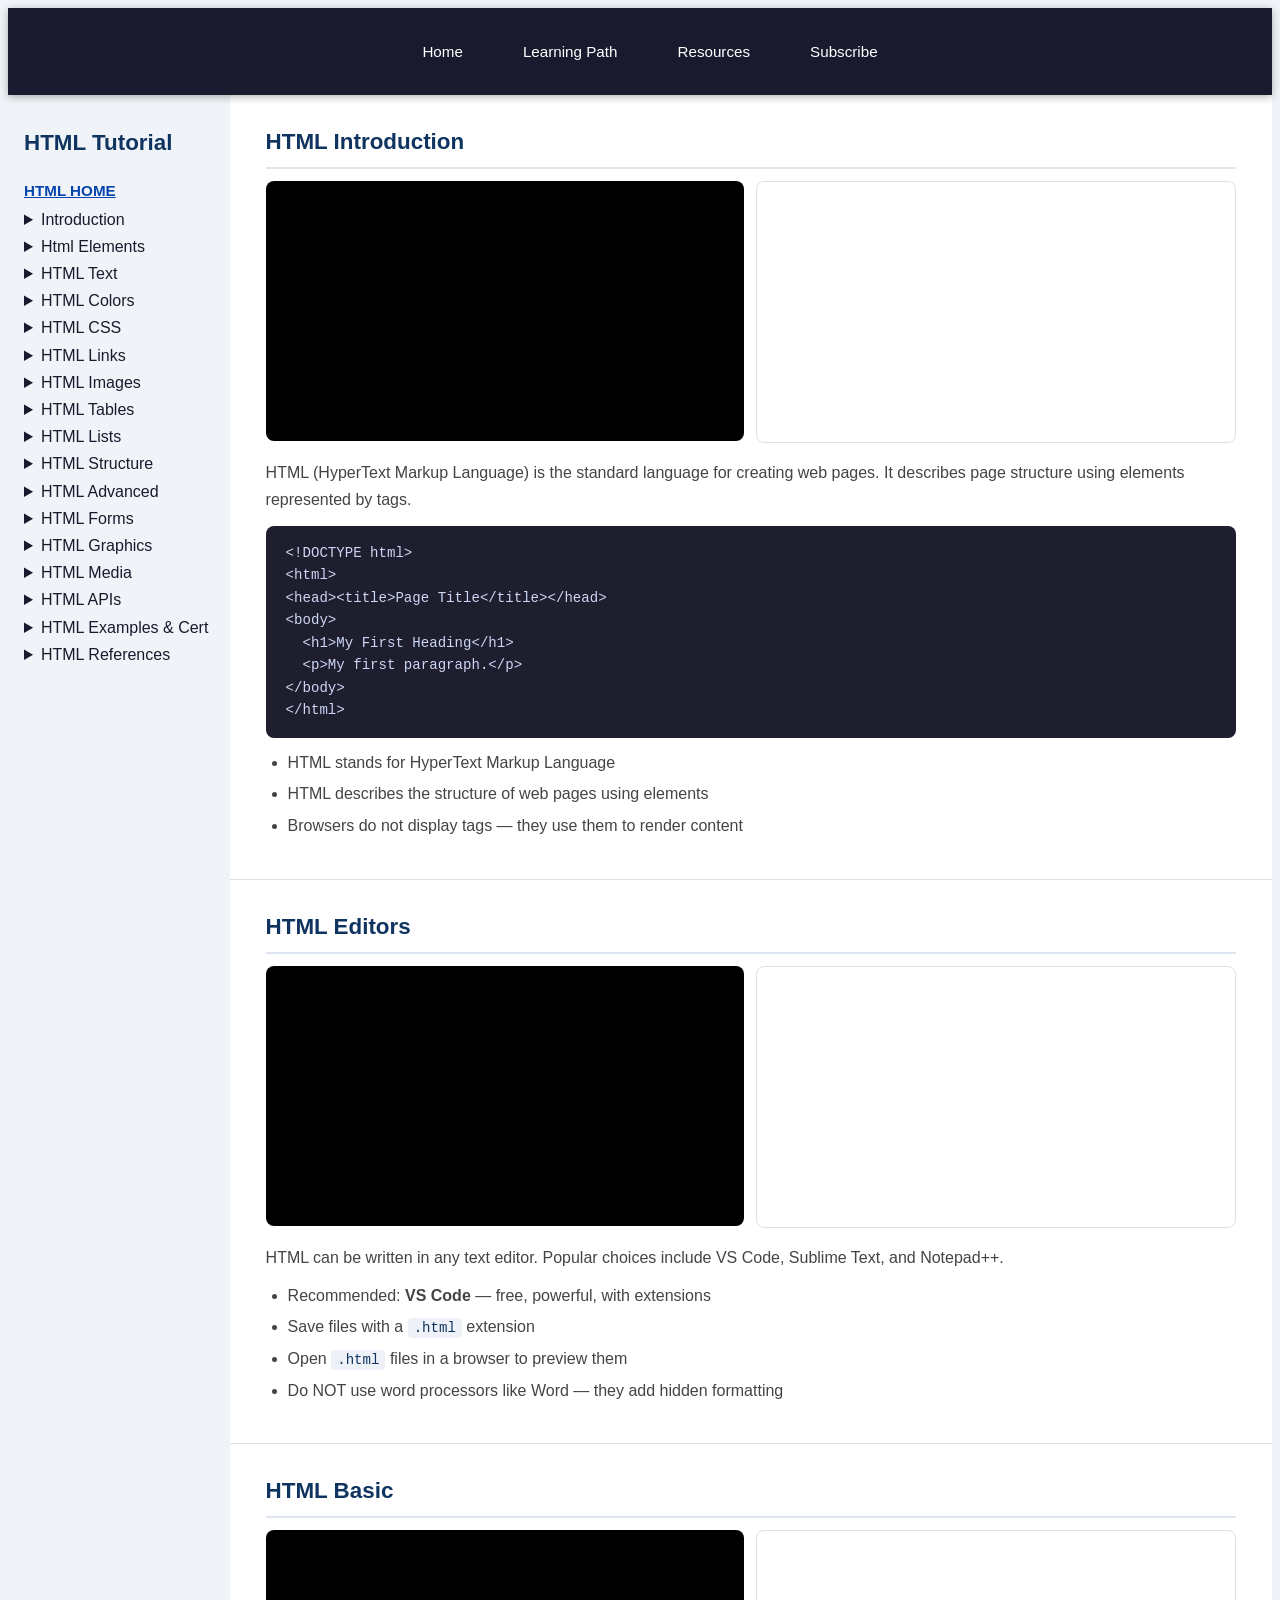
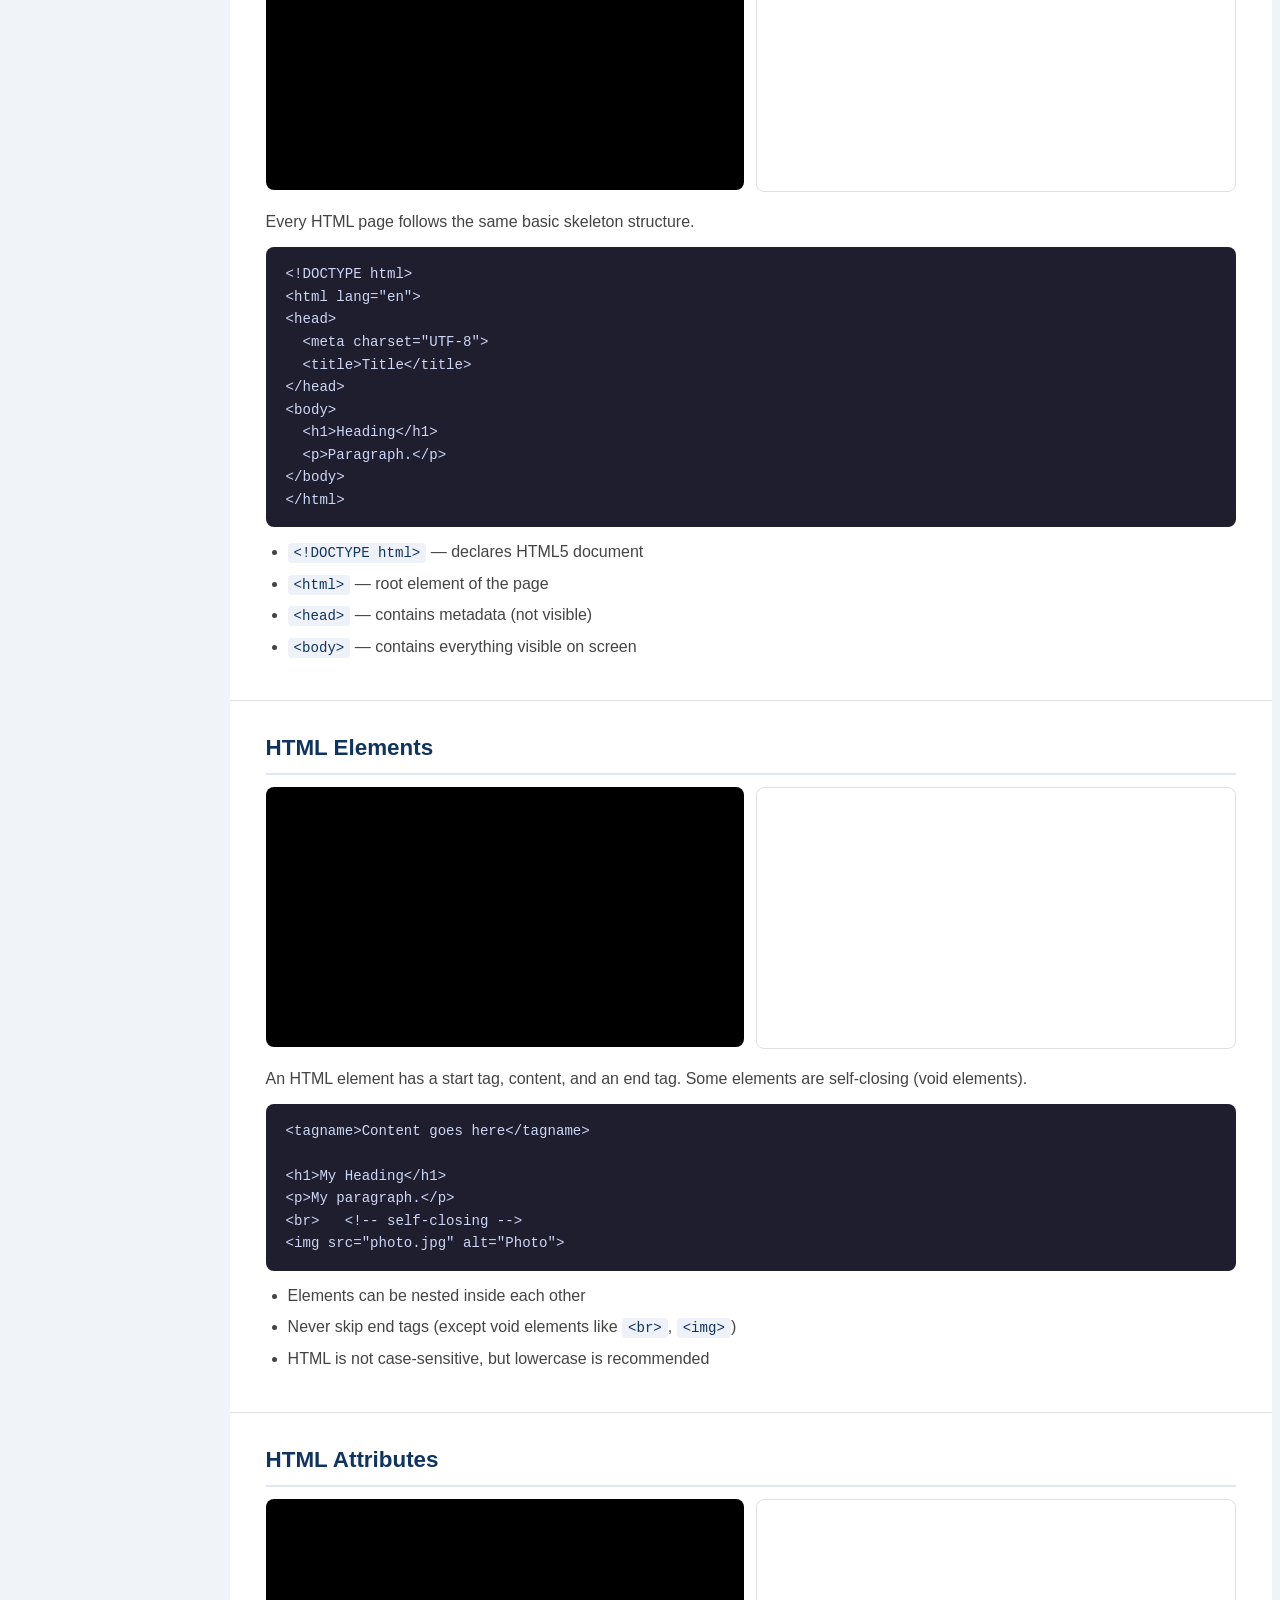
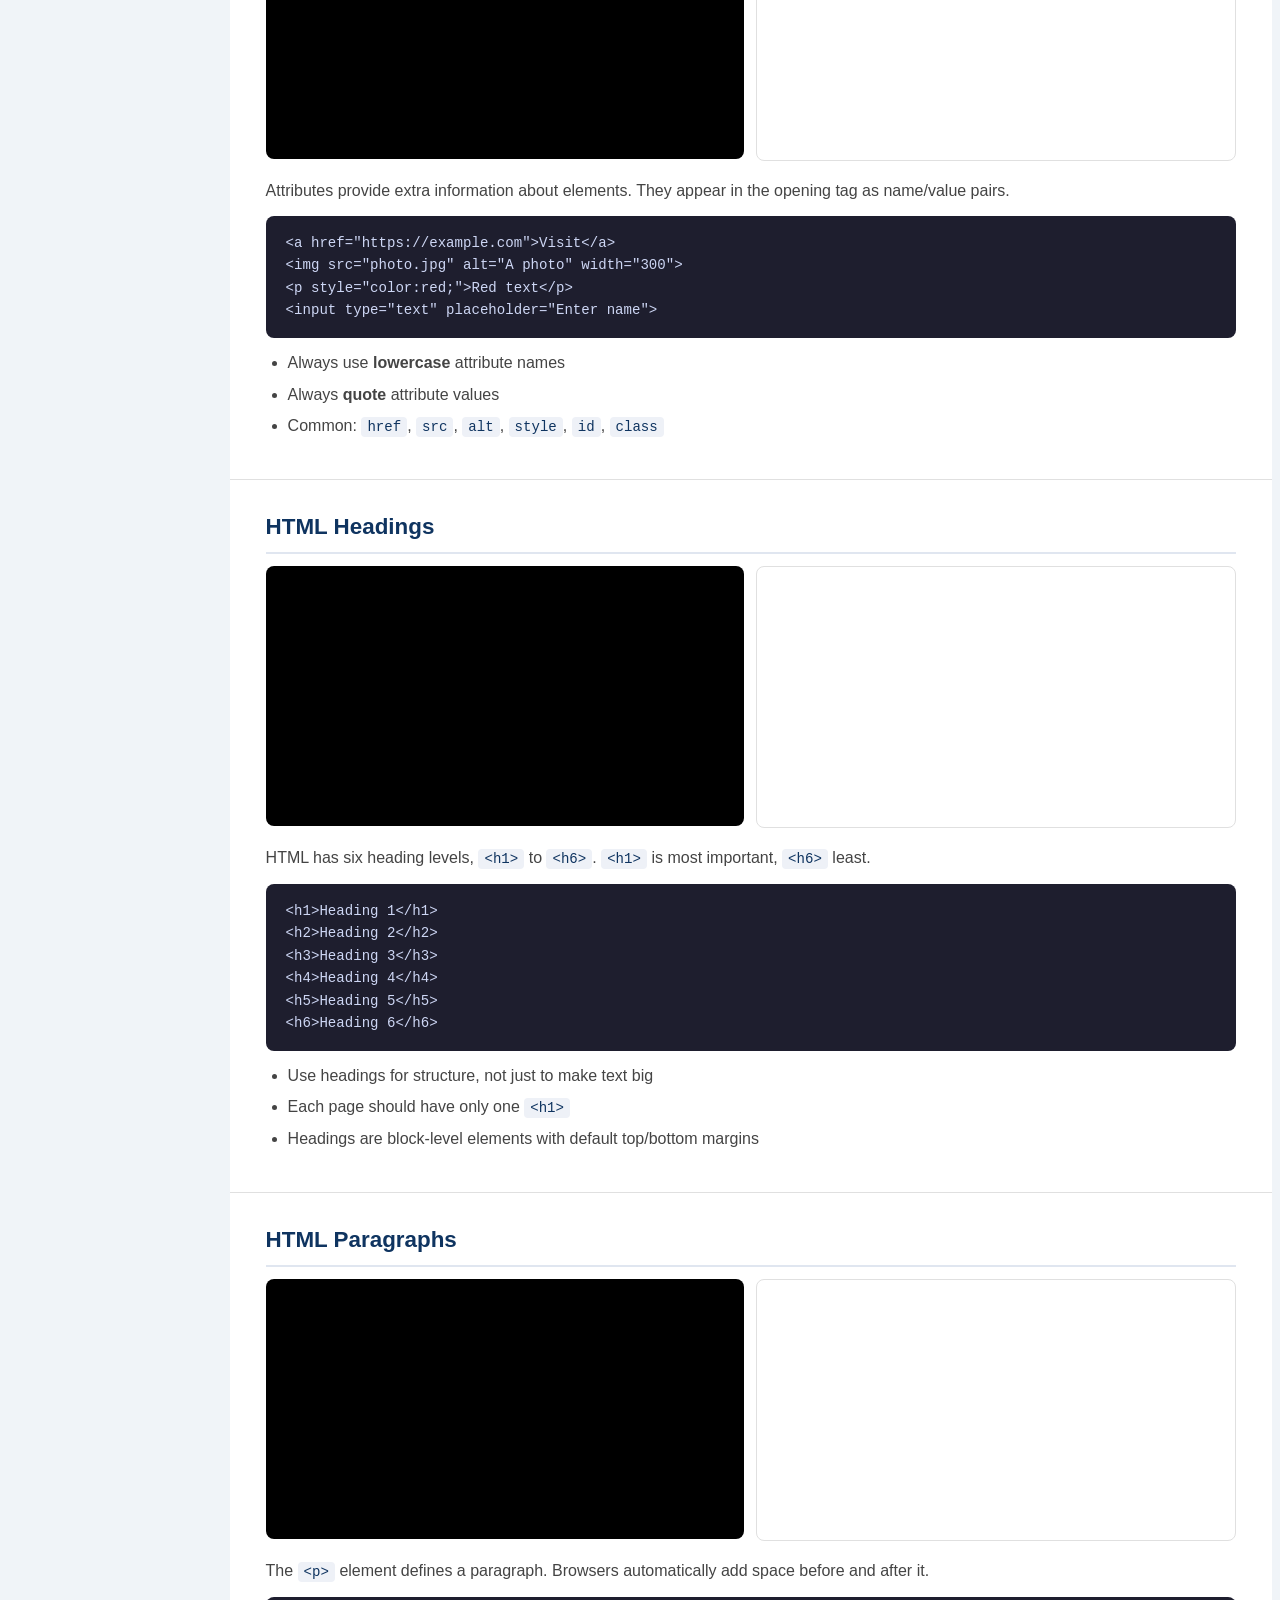
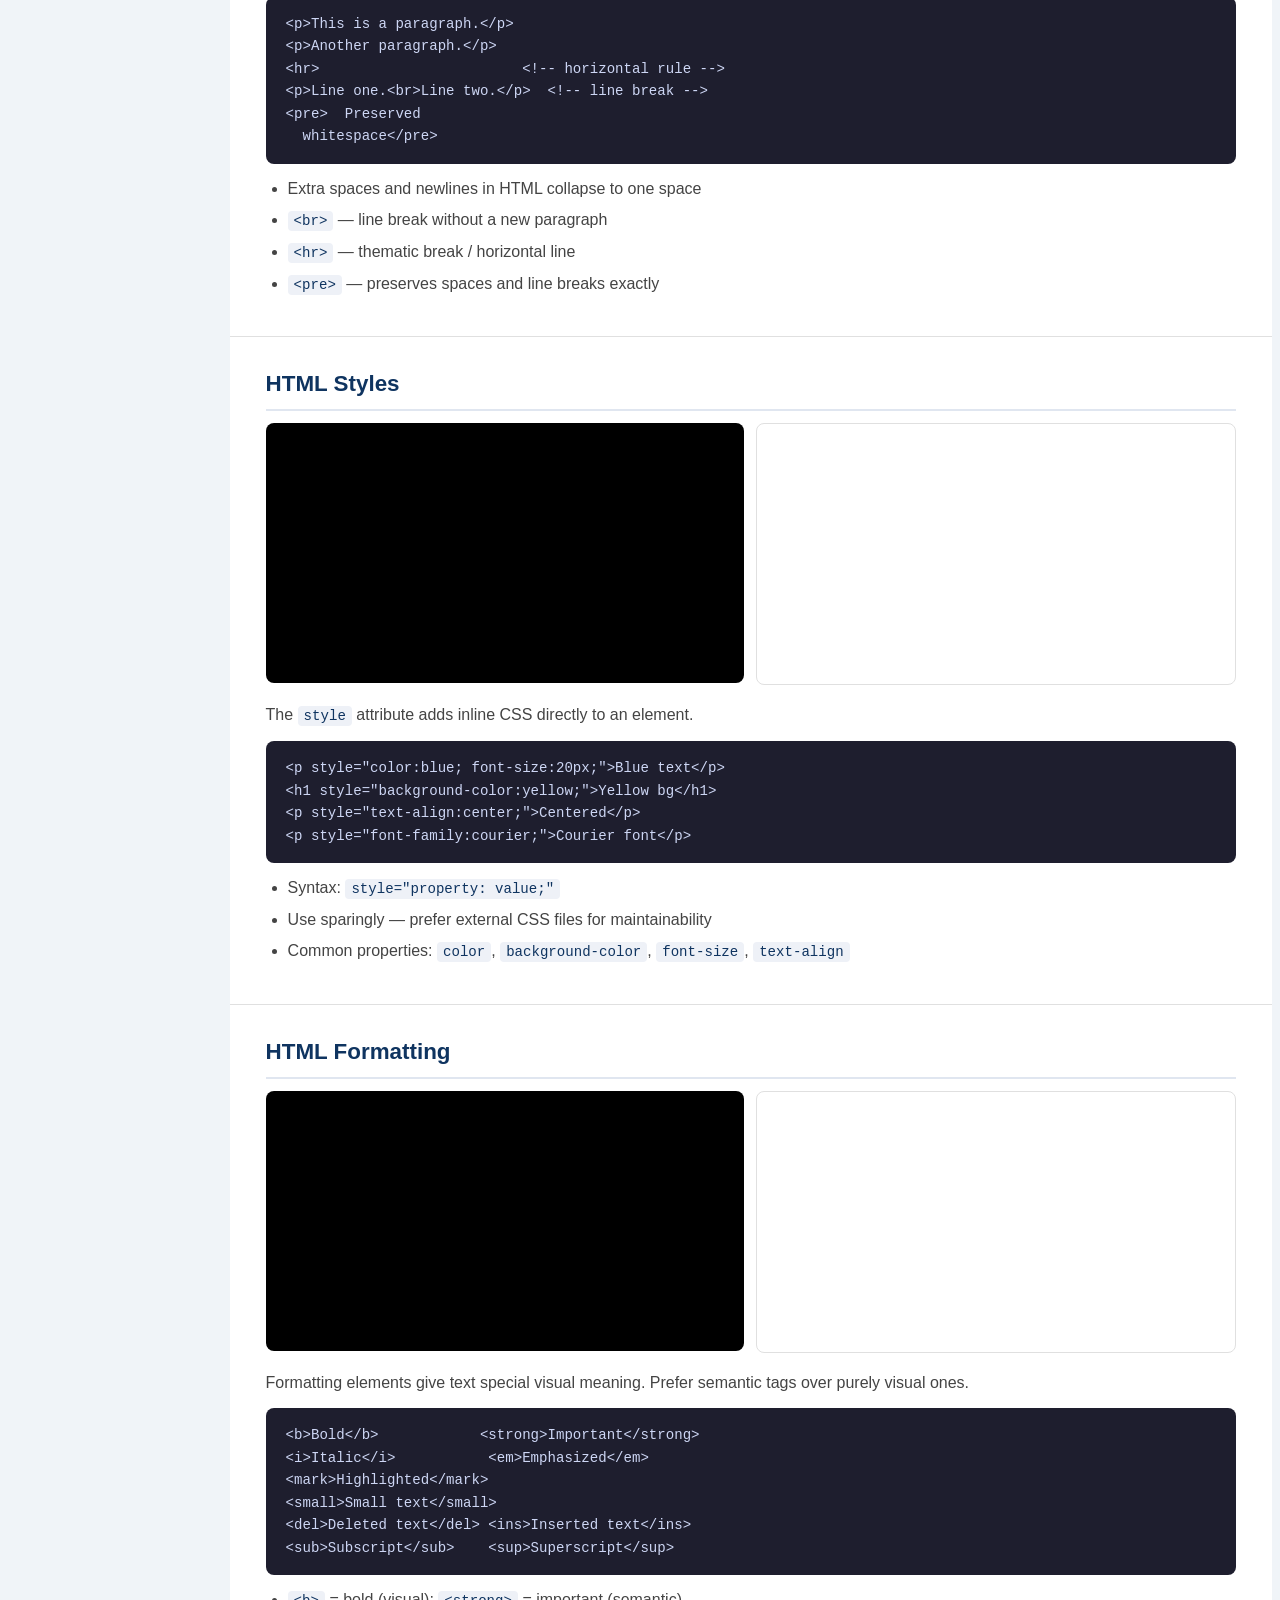
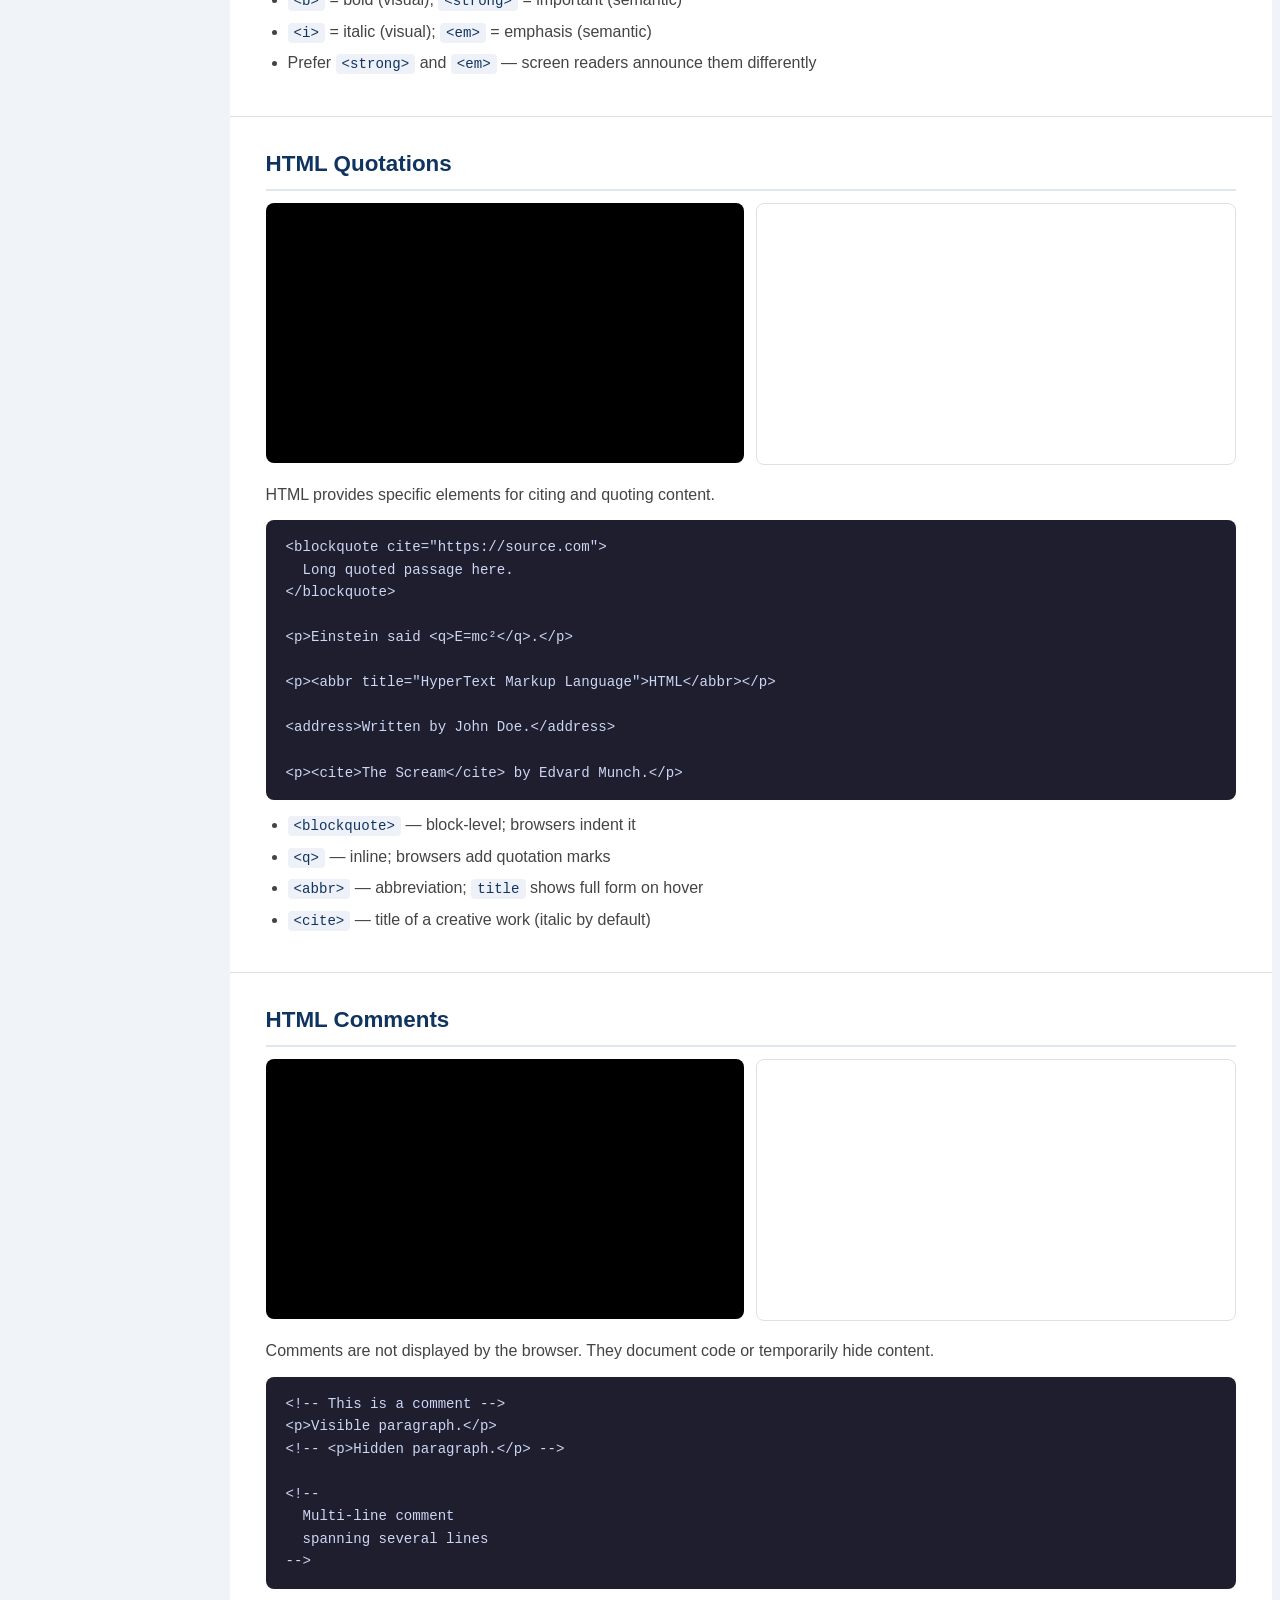
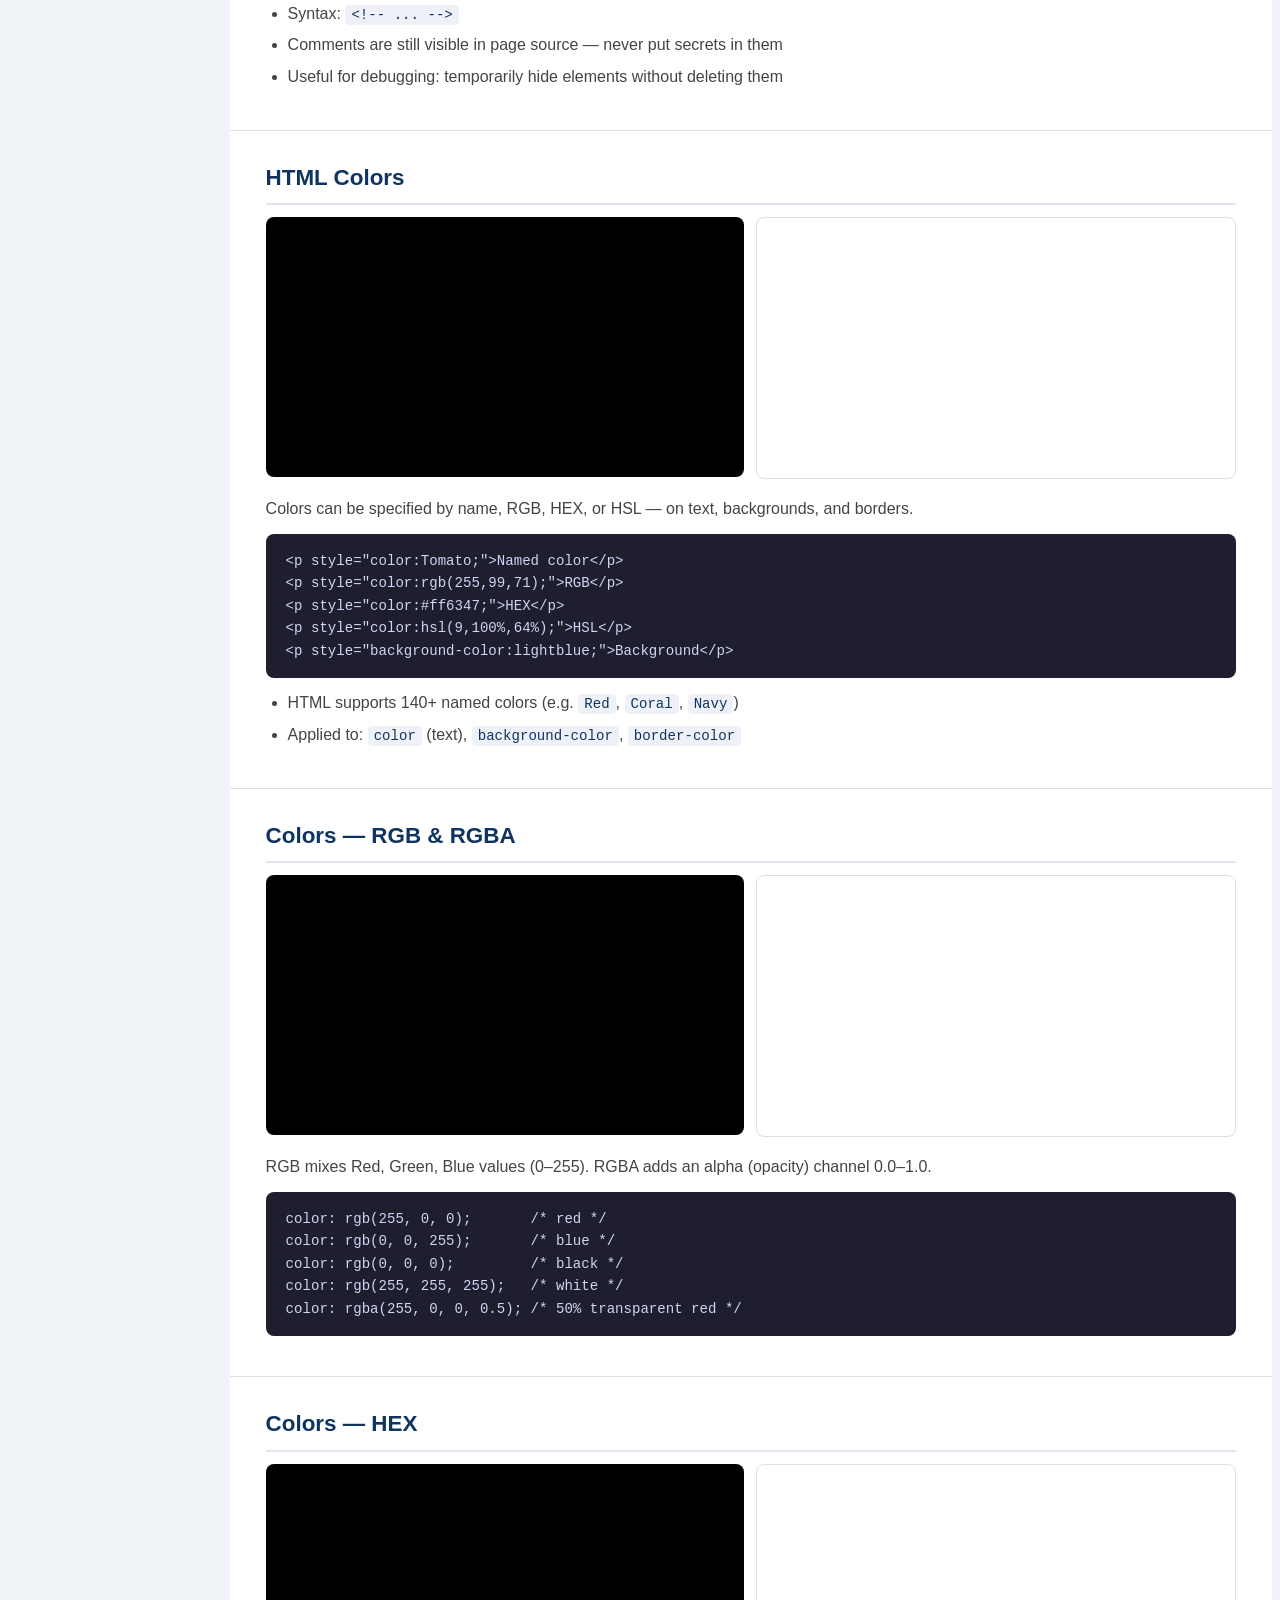
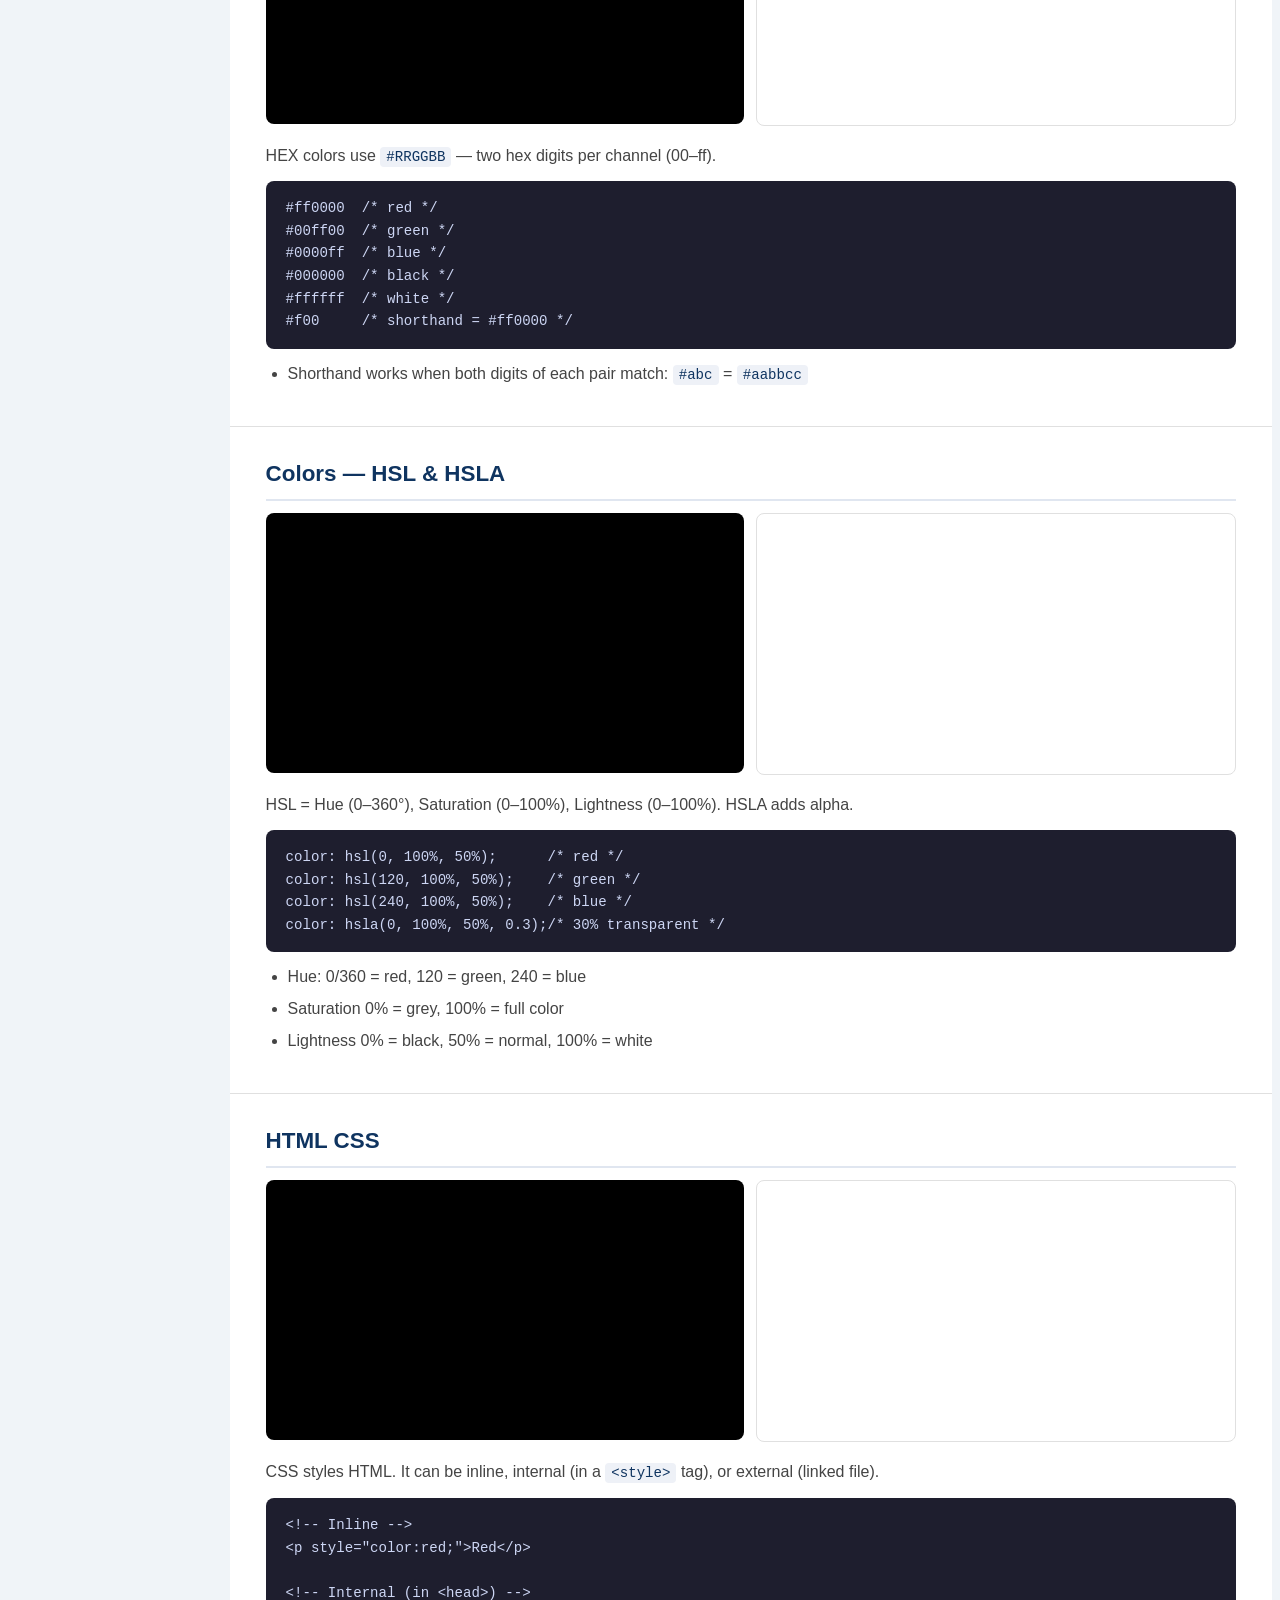
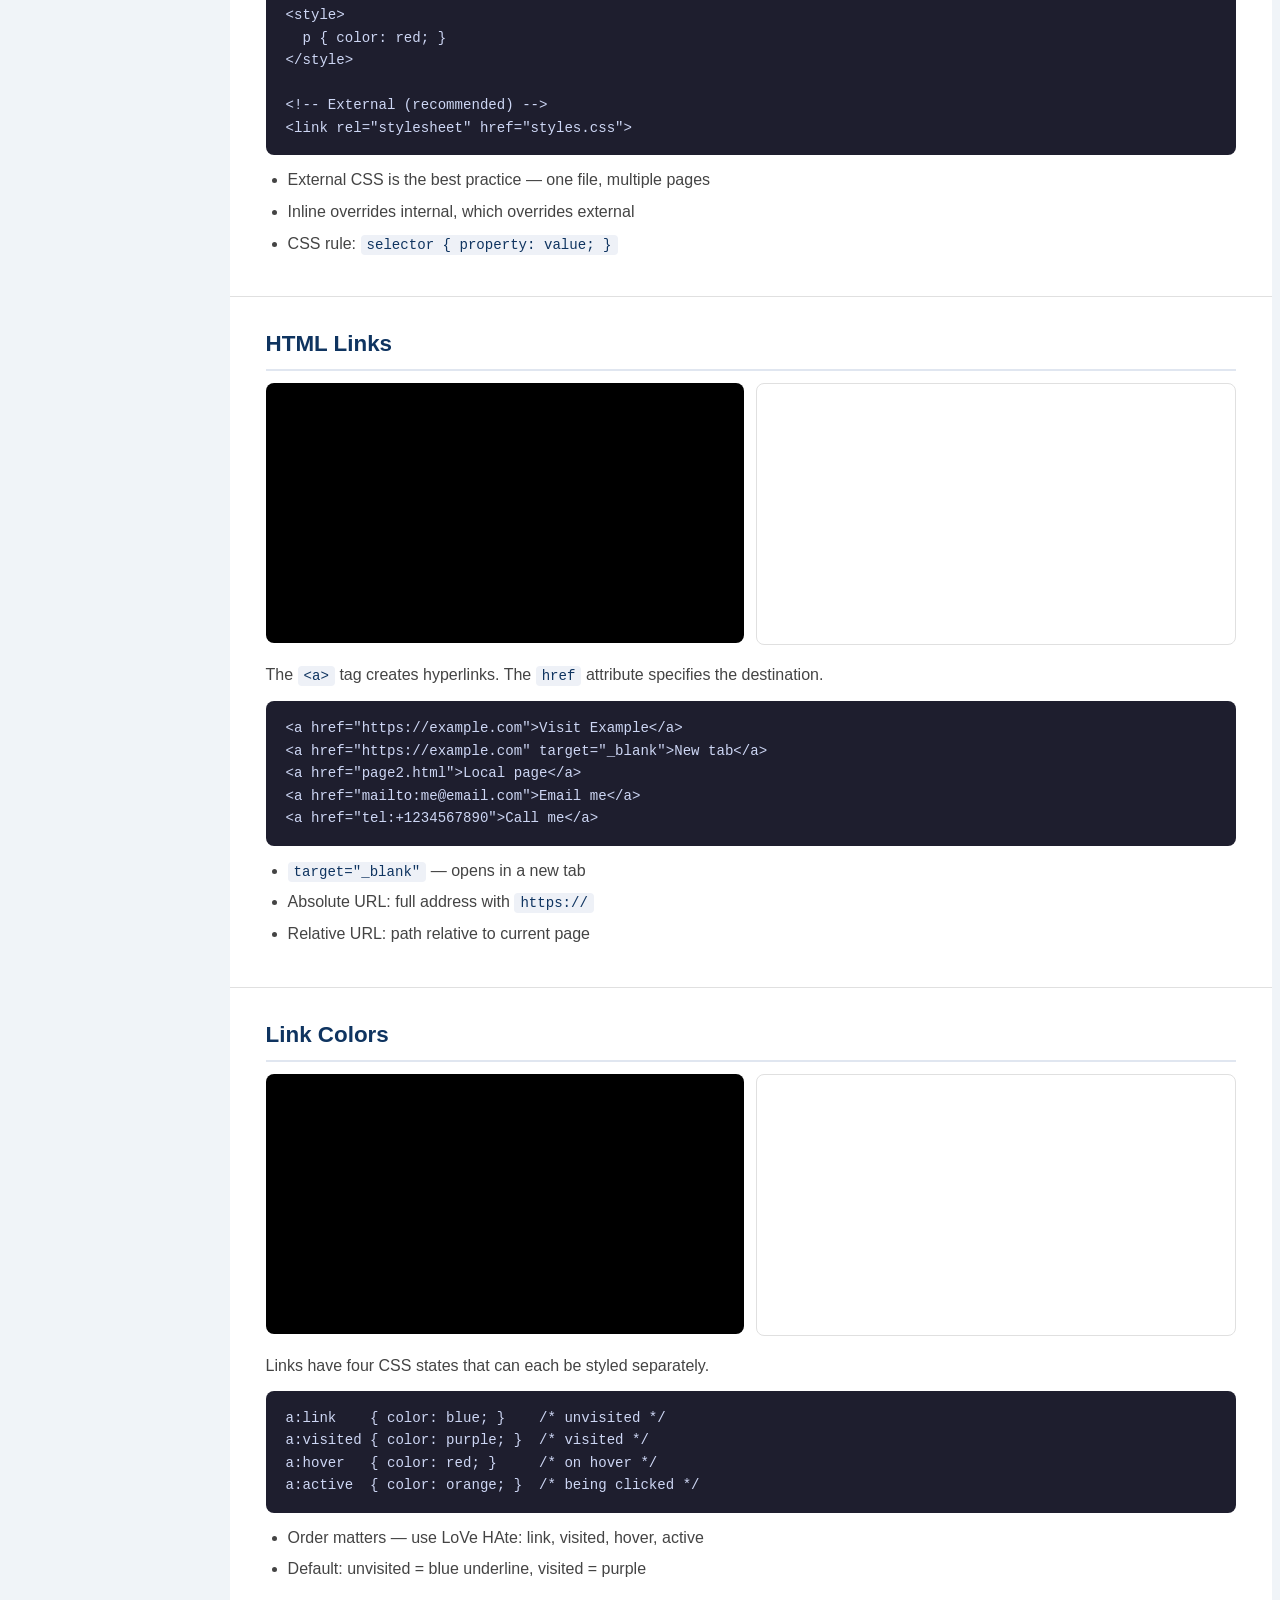
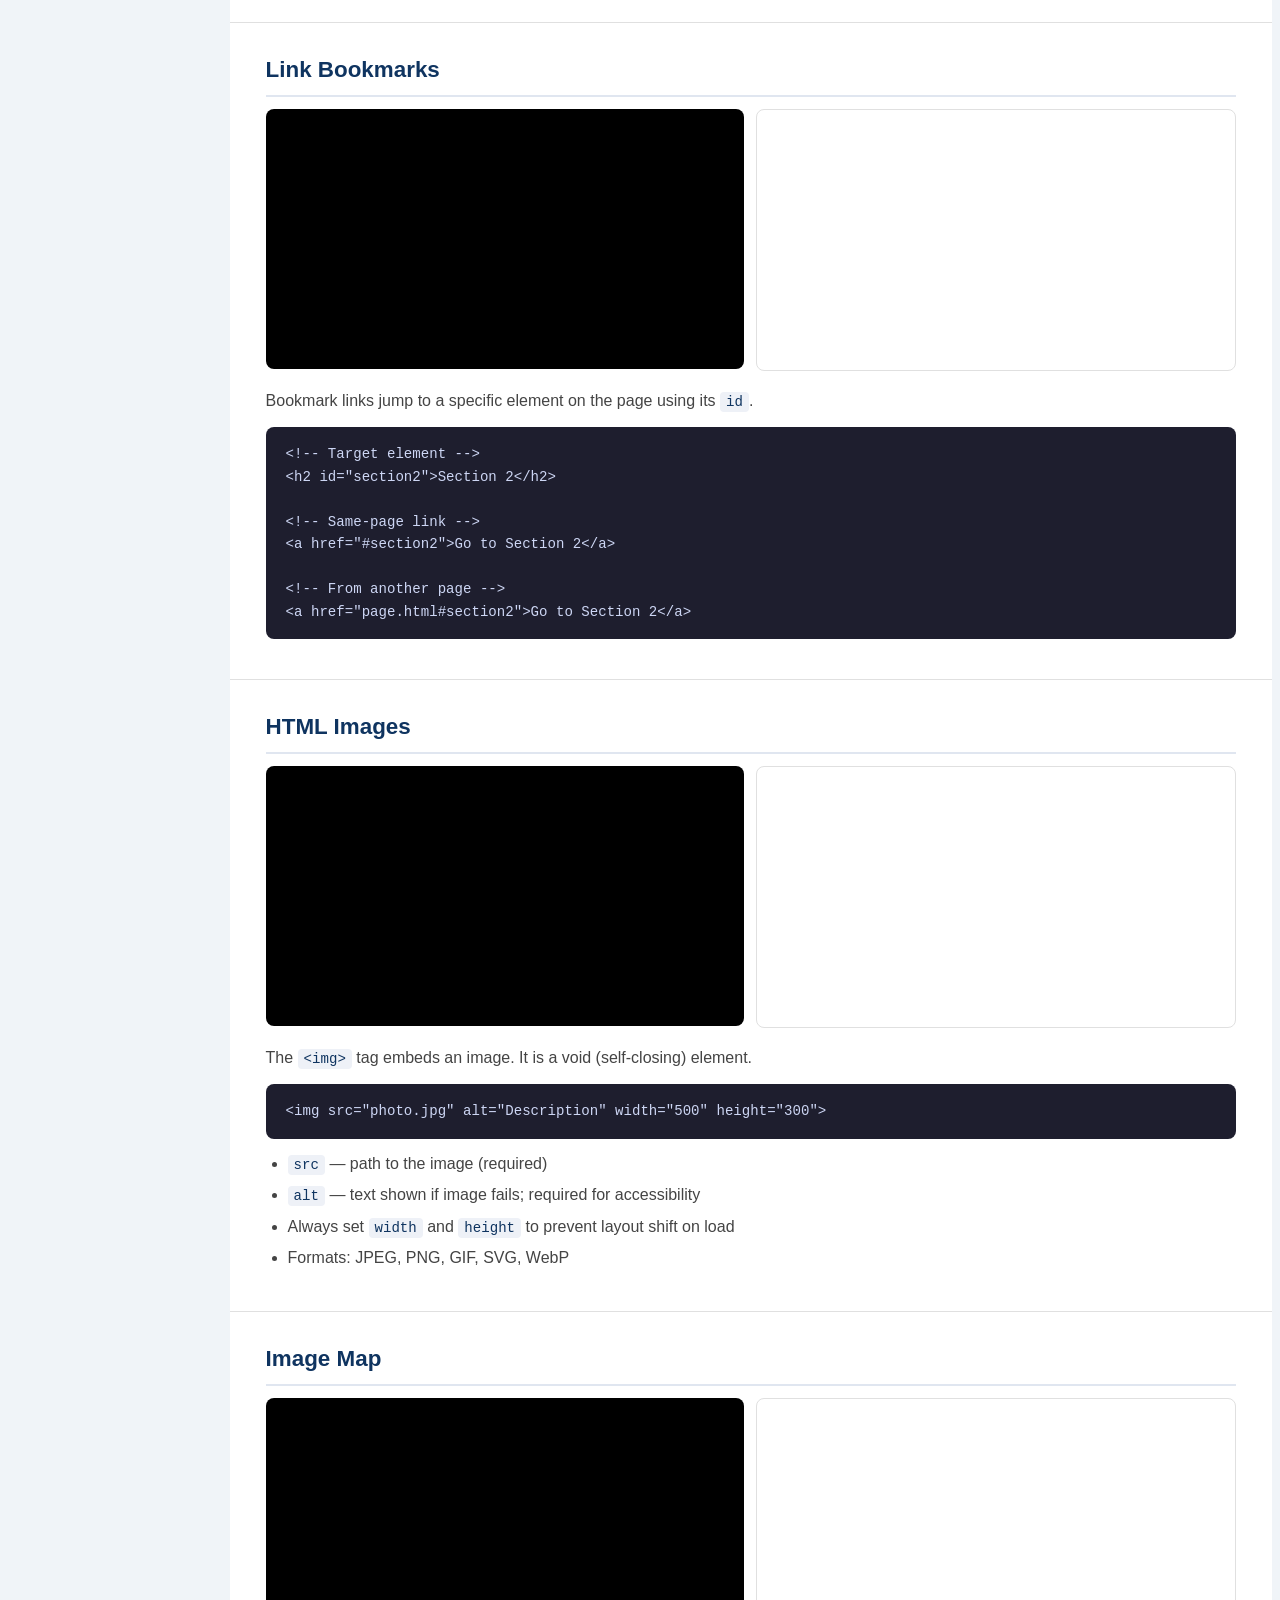
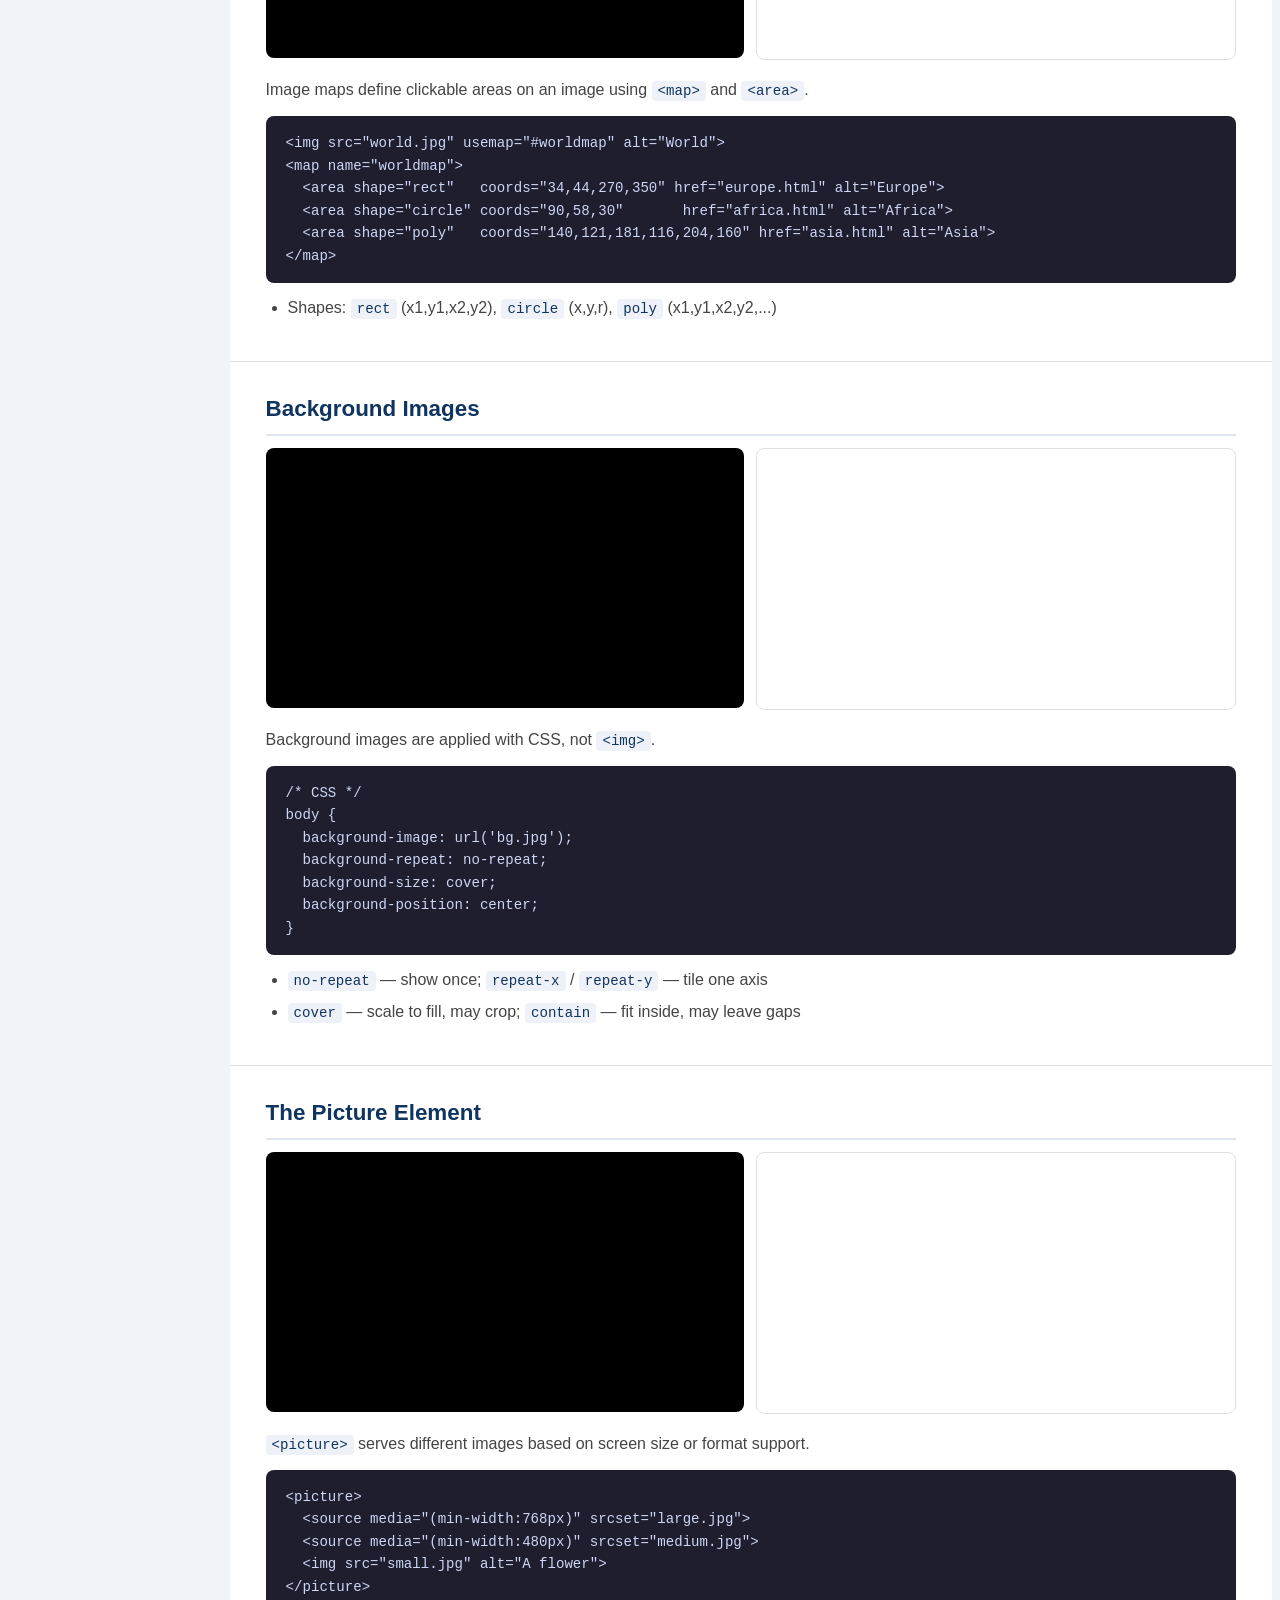
<file: work 1 do welcome page and form/learnhtml.html>
<!DOCTYPE html>
<html lang="en">
<head>
  <link rel="stylesheet" href="web.css" />
  <link rel="stylesheet" href="learnhtml.css">
  <title>WebStart</title>
</head>
<body>

  <nav>
    <ul>
      <li><a href="index.html">Home</a></li>
      <li><a href="index.html#path">Learning Path</a></li>
      <li><a href="#resources">Resources</a></li>
      <li><a href="form.html">Subscribe</a></li>
    </ul>
  </nav>

  <main>
    <section>
         <h2 class="left"><span class="left_h2">HTML</span> Tutorial</h2>
          <a href="#html-introduction" class="active">HTML HOME</a>

      <details>
        <summary>Introduction</summary>
          <a href="#html-introduction">HTML Introduction</a>
          <a href="#html-editors">HTML Editors</a>
          <a href="#html-basic">Basic</a>
          <a href="#">Code Challenge</a>
      </details>

      <details>
        <summary>Html Elements</summary>
          <a href="#html-elements" class="overview_header">HTML Elements</a>
            <a href="#html-elements" class="sub">Elements</a>
            <a href="#" class="sub">Code Challenge</a>
          <a href="#html-attributes" class="overview_header">HTML Attributes</a>
            <a href="#html-attributes" class="sub">Attributes</a>
            <a href="#" class="sub">Code Challenge</a>
      </details>

      <details>
        <summary>HTML Text</summary>
          <a href="#html-headings" class="overview_header">HTML Headings</a>
            <a href="#html-headings" class="sub">Headings</a>
            <a href="#" class="sub">Code Challenge</a>
          <a href="#html-paragraphs" class="overview_header">HTML Paragraphs</a>
            <a href="#html-paragraphs" class="sub">Paragraphs</a>
            <a href="#" class="sub">Code Challenge</a>
          <a href="#html-styles" class="overview_header">HTML Styles</a>
            <a href="#html-styles" class="sub">Styles</a>
            <a href="#" class="sub">Code Challenge</a>
          <a href="#html-formatting" class="overview_header">HTML Formatting</a>
            <a href="#html-formatting" class="sub">Formatting</a>
            <a href="#" class="sub">Code Challenge</a>
          <a href="#html-quotations" class="overview_header">HTML Quotations</a>
            <a href="#html-quotations" class="sub">Quotations</a>
            <a href="#" class="sub">Code Challenge</a>
          <a href="#html-comments" class="overview_header">HTML Comments</a>
            <a href="#html-comments" class="sub">Comments</a>
            <a href="#" class="sub">Code Challenge</a>
      </details>

      <details>
        <summary>HTML Colors</summary>
          <a href="#html-colors" class="overview_header">HTML Colors</a>
            <a href="#html-colors" class="sub">Colors</a>
            <a href="#html-colors-rgb" class="sub">RGB</a>
            <a href="#html-colors-hex" class="sub">HEX</a>
            <a href="#html-colors-hsl" class="sub">HSL</a>
            <a href="#" class="sub">Code Challenge</a>
      </details>

      <details>
        <summary>HTML CSS</summary>
          <a href="#html-css" class="overview_header">HTML CSS</a>
            <a href="#html-css" class="sub">CSS</a>
            <a href="#" class="sub">Code Challenge</a>
      </details>

      <details>
        <summary>HTML Links</summary>
          <a href="#html-links" class="overview_header">HTML Links</a>
            <a href="#html-links" class="sub">Links</a>
            <a href="#html-link-colors" class="sub">Link Colors</a>
            <a href="#html-link-bookmarks" class="sub">Link Bookmarks</a>
            <a href="#" class="sub">Code Challenge</a>
      </details>

      <details>
        <summary>HTML Images</summary>
          <a href="#html-images" class="overview_header">HTML Images</a>
            <a href="#html-images" class="sub">Images</a>
            <a href="#html-image-map" class="sub">Image Map</a>
            <a href="#html-background-images" class="sub">Background Images</a>
            <a href="#html-picture-element" class="sub">The Picture Element</a>
            <a href="#" class="sub">Code Challenge</a>
          <a href="#html-favicon">HTML Favicon</a>
          <a href="#html-page-title">HTML Page Title</a>
      </details>

      <details>
        <summary>HTML Tables</summary>
          <a href="#html-tables" class="overview_header">HTML Tables</a>
            <a href="#html-tables" class="sub">HTML Tables</a>
            <a href="#html-table-borders" class="sub">Table Borders</a>
            <a href="#html-table-sizes" class="sub">Table Sizes</a>
            <a href="#html-table-headers" class="sub">Table Headers</a>
            <a href="#html-table-padding" class="sub">Padding &amp; Spacing</a>
            <a href="#html-table-colspan" class="sub">Colspan &amp; Rowspan</a>
            <a href="#html-table-styling" class="sub">Table Styling</a>
            <a href="#html-table-colgroup" class="sub">Table Colgroup</a>
            <a href="#" class="sub">Code Challenge</a>
      </details>

      <details>
        <summary>HTML Lists</summary>
          <a href="#html-lists" class="overview_header">HTML Lists</a>
            <a href="#html-lists" class="sub">Lists</a>
            <a href="#html-unordered-lists" class="sub">Unordered Lists</a>
            <a href="#html-ordered-lists" class="sub">Ordered Lists</a>
            <a href="#html-other-lists" class="sub">Other Lists</a>
            <a href="#" class="sub">Code Challenge</a>
      </details>

      <details>
        <summary>HTML Structure</summary>
          <a href="#html-block-inline" class="overview_header">HTML Block &amp; Inline</a>
            <a href="#html-block-inline" class="sub">Block &amp; Inline</a>
            <a href="#" class="sub">Code Challenge</a>
          <a href="#html-div" class="overview_header">HTML Div</a>
            <a href="#html-div" class="sub">Div</a>
            <a href="#" class="sub">Code Challenge</a>
          <a href="#html-classes" class="overview_header">HTML Classes</a>
            <a href="#html-classes" class="sub">Classes</a>
            <a href="#" class="sub">Code Challenge</a>
          <a href="#html-id" class="overview_header">HTML Id</a>
            <a href="#html-id" class="sub">Id</a>
            <a href="#" class="sub">Code Challenge</a>
          <a href="#html-buttons" class="overview_header">HTML Buttons</a>
            <a href="#html-buttons" class="sub">Buttons</a>
            <a href="#" class="sub">Code Challenge</a>
          <a href="#html-iframes" class="overview_header">HTML Iframes</a>
            <a href="#html-iframes" class="sub">Iframes</a>
            <a href="#" class="sub">Code Challenge</a>
      </details>

      <details>
        <summary>HTML Advanced</summary>
          <a href="#html-javascript" class="overview_header">HTML JavaScript</a>
            <a href="#html-javascript" class="sub">JavaScript</a>
            <a href="#" class="sub">Code Challenge</a>
          <a href="#html-file-paths" class="overview_header">HTML File Paths</a>
            <a href="#html-file-paths" class="sub">File Paths</a>
            <a href="#" class="sub">Code Challenge</a>
          <a href="#html-head" class="overview_header">HTML Head</a>
            <a href="#html-head" class="sub">Head</a>
            <a href="#" class="sub">Code Challenge</a>
          <a href="#html-layout" class="overview_header">HTML Layout</a>
            <a href="#html-layout" class="sub">Layout</a>
            <a href="#" class="sub">Code Challenge</a>
          <a href="#html-responsive" class="overview_header">HTML Responsive</a>
            <a href="#html-responsive" class="sub">Responsive</a>
            <a href="#" class="sub">Code Challenge</a>
          <a href="#html-computercode" class="overview_header">HTML Computercode</a>
            <a href="#html-computercode" class="sub">Computercode</a>
            <a href="#" class="sub">Code Challenge</a>
          <a href="#html-semantics" class="overview_header">HTML Semantics</a>
            <a href="#html-semantics" class="sub">Semantics</a>
            <a href="#" class="sub">Code Challenge</a>
          <a href="#html-style-guide">HTML Style Guide</a>
          <a href="#html-entities" class="overview_header">HTML Entities</a>
            <a href="#html-entities" class="sub">Entities</a>
            <a href="#" class="sub">Code Challenge</a>
          <a href="#html-symbols">HTML Symbols</a>
          <a href="#html-emojis">HTML Emojis</a>
          <a href="#html-charsets">HTML Charsets</a>
          <a href="#html-url-encode">HTML URL Encode</a>
          <a href="#html-vs-xhtml">HTML vs. XHTML</a>
      </details>

      <details>
        <summary>HTML Forms</summary>
          <a href="#html-forms" class="overview_header">HTML Forms</a>
            <a href="#html-forms" class="sub">Forms</a>
            <a href="#" class="sub">Code Challenge</a>
          <a href="#html-form-attributes">HTML Form Attributes</a>
          <a href="#html-form-elements" class="overview_header">HTML Form Elements</a>
            <a href="#html-form-elements" class="sub">Form Elements</a>
            <a href="#" class="sub">Code Challenge</a>
          <a href="#html-input-types" class="overview_header">HTML Input Types</a>
            <a href="#html-input-types" class="sub">Input Types</a>
            <a href="#" class="sub">Code Challenge</a>
          <a href="#html-input-attributes">HTML Input Attributes</a>
          <a href="#input-form-attributes">Input Form Attributes</a>
      </details>

      <details>
        <summary>HTML Graphics</summary>
          <a href="#html-canvas" class="overview_header">HTML Canvas</a>
            <a href="#html-canvas" class="sub">Canvas</a>
            <a href="#" class="sub">Code Challenge</a>
          <a href="#html-svg" class="overview_header">HTML SVG</a>
            <a href="#html-svg" class="sub">SVG</a>
            <a href="#" class="sub">Code Challenge</a>
      </details>

      <details>
        <summary>HTML Media</summary>
          <a href="#html-media">HTML Media</a>
          <a href="#html-video" class="overview_header">HTML Video</a>
            <a href="#html-video" class="sub">Video</a>
            <a href="#" class="sub">Code Challenge</a>
          <a href="#html-audio" class="overview_header">HTML Audio</a>
            <a href="#html-audio" class="sub">Audio</a>
            <a href="#" class="sub">Code Challenge</a>
          <a href="#html-plugins">HTML Plug-ins</a>
          <a href="#html-youtube">HTML YouTube</a>
      </details>

      <details>
        <summary>HTML APIs</summary>
          <a href="#html-web-apis">HTML Web APIs</a>
          <a href="#html-geolocation">HTML Geolocation</a>
          <a href="#html-drag-drop">HTML Drag and Drop</a>
          <a href="#html-web-storage">HTML Web Storage</a>
          <a href="#html-web-workers">HTML Web Workers</a>
          <a href="#html-sse">HTML SSE</a>
      </details>

      <details>
        <summary>HTML Examples &amp; Cert</summary>
          <a href="#">HTML Examples</a>
          <a href="#">HTML Editor</a>
          <a href="#">HTML Quiz</a>
          <a href="#">HTML Exercises</a>
          <a href="#">HTML Challenges</a>
          <a href="#">HTML Website</a>
          <a href="#">HTML Syllabus</a>
          <a href="#">HTML Study Plan</a>
          <a href="#">HTML Interview Prep</a>
          <a href="#">HTML Bootcamp</a>
          <a href="#">HTML Summary</a>
          <a href="#">HTML Accessibility</a>
          <a href="#">HTML Certificate</a>
      </details>

      <details>
        <summary>HTML References</summary>
          <a href="#">HTML Tag List</a>
          <a href="#">HTML Attributes</a>
          <a href="#">HTML Global Attributes</a>
          <a href="#">HTML Browser Support</a>
          <a href="#">HTML Events</a>
          <a href="#">HTML Colors</a>
          <a href="#">HTML Canvas</a>
          <a href="#">HTML Audio/Video</a>
          <a href="#">HTML Doctypes</a>
          <a href="#">HTML Character Sets</a>
          <a href="#">HTML URL Encode</a>
          <a href="#">HTML Lang Codes</a>
          <a href="#">HTTP Messages</a>
          <a href="#">HTTP Methods</a>
          <a href="#">PX to EM Converter</a>
          <a href="#">Keyboard Shortcuts</a>
      </details>

    </section>
    <div>

      <article id="html-introduction">
        <h2>HTML Introduction</h2>
        <div class="media-row">
          <div class="video-wrapper">
          <iframe width="560" height="315" src="https://www.youtube.com/embed/uKup7lkbZEk" title="YouTube video player" frameborder="0" allow="accelerometer; autoplay; clipboard-write; encrypted-media; gyroscope; picture-in-picture" allowfullscreen></iframe>
          </div>
          <div class="codepen-wrapper">
            <iframe
              src="https://codepen.io/trial/embed/PNaGbb?default-tab=html,result&editable=true"
              loading="lazy"
              allowfullscreen>
            </iframe>
          </div>
        </div>
        <p>HTML (HyperText Markup Language) is the standard language for creating web pages. It describes page structure using elements represented by tags.</p>
        <pre><code>&lt;!DOCTYPE html&gt;
&lt;html&gt;
&lt;head&gt;&lt;title&gt;Page Title&lt;/title&gt;&lt;/head&gt;
&lt;body&gt;
  &lt;h1&gt;My First Heading&lt;/h1&gt;
  &lt;p&gt;My first paragraph.&lt;/p&gt;
&lt;/body&gt;
&lt;/html&gt;</code></pre>
        <ul>
          <li>HTML stands for HyperText Markup Language</li>
          <li>HTML describes the structure of web pages using elements</li>
          <li>Browsers do not display tags — they use them to render content</li>
        </ul>
      </article>

      <article id="html-editors">
        <h2>HTML Editors</h2>
        <div class="media-row">
          <div class="video-wrapper">
          <iframe width="560" height="315" src="https://www.youtube.com/embed/h74pEV8hEFo" title="YouTube video player" frameborder="0" allow="accelerometer; autoplay; clipboard-write; encrypted-media; gyroscope; picture-in-picture" allowfullscreen></iframe>
          </div>
          <div class="codepen-wrapper">
            <iframe
              src="https://codepen.io/trial/embed/PNaGbb?default-tab=html,result&editable=true"
              loading="lazy"
              allowfullscreen>
            </iframe>
          </div>
        </div>
        <p>HTML can be written in any text editor. Popular choices include VS Code, Sublime Text, and Notepad++.</p>
        <ul>
          <li>Recommended: <strong>VS Code</strong> — free, powerful, with extensions</li>
          <li>Save files with a <code>.html</code> extension</li>
          <li>Open <code>.html</code> files in a browser to preview them</li>
          <li>Do NOT use word processors like Word — they add hidden formatting</li>
        </ul>
      </article>

      <article id="html-basic">
        <h2>HTML Basic</h2>
        <div class="media-row">
          <div class="video-wrapper">
          <iframe width="560" height="315" src="https://www.youtube.com/embed/9qj9WOPDj84" title="YouTube video player" frameborder="0" allow="accelerometer; autoplay; clipboard-write; encrypted-media; gyroscope; picture-in-picture" allowfullscreen></iframe>
          </div>
          <div class="codepen-wrapper">
            <iframe
              src="https://codepen.io/trial/embed/PNaGbb?default-tab=html,result&editable=true"
              loading="lazy"
              allowfullscreen>
            </iframe>
          </div>
        </div>
        <p>Every HTML page follows the same basic skeleton structure.</p>
        <pre><code>&lt;!DOCTYPE html&gt;
&lt;html lang="en"&gt;
&lt;head&gt;
  &lt;meta charset="UTF-8"&gt;
  &lt;title&gt;Title&lt;/title&gt;
&lt;/head&gt;
&lt;body&gt;
  &lt;h1&gt;Heading&lt;/h1&gt;
  &lt;p&gt;Paragraph.&lt;/p&gt;
&lt;/body&gt;
&lt;/html&gt;</code></pre>
        <ul>
          <li><code>&lt;!DOCTYPE html&gt;</code> — declares HTML5 document</li>
          <li><code>&lt;html&gt;</code> — root element of the page</li>
          <li><code>&lt;head&gt;</code> — contains metadata (not visible)</li>
          <li><code>&lt;body&gt;</code> — contains everything visible on screen</li>
        </ul>
      </article>

      <article id="html-elements">
        <h2>HTML Elements</h2>
        <div class="media-row">
          <div class="video-wrapper">
          <iframe width="560" height="315" src="https://www.youtube.com/embed/uKup7lkbZEk" title="YouTube video player" frameborder="0" allow="accelerometer; autoplay; clipboard-write; encrypted-media; gyroscope; picture-in-picture" allowfullscreen></iframe>
          </div>
          <div class="codepen-wrapper">
            <iframe
              src="https://codepen.io/trial/embed/PNaGbb?default-tab=html,result&editable=true"
              loading="lazy"
              allowfullscreen>
            </iframe>
          </div>
        </div>
        <p>An HTML element has a start tag, content, and an end tag. Some elements are self-closing (void elements).</p>
        <pre><code>&lt;tagname&gt;Content goes here&lt;/tagname&gt;

&lt;h1&gt;My Heading&lt;/h1&gt;
&lt;p&gt;My paragraph.&lt;/p&gt;
&lt;br&gt;   &lt;!-- self-closing --&gt;
&lt;img src="photo.jpg" alt="Photo"&gt;</code></pre>
        <ul>
          <li>Elements can be nested inside each other</li>
          <li>Never skip end tags (except void elements like <code>&lt;br&gt;</code>, <code>&lt;img&gt;</code>)</li>
          <li>HTML is not case-sensitive, but lowercase is recommended</li>
        </ul>
      </article>

      <article id="html-attributes">
        <h2>HTML Attributes</h2>
        <div class="media-row">
          <div class="video-wrapper">
          <iframe width="560" height="315" src="https://www.youtube.com/embed/8KXmNKgIJzE" title="YouTube video player" frameborder="0" allow="accelerometer; autoplay; clipboard-write; encrypted-media; gyroscope; picture-in-picture" allowfullscreen></iframe>
          </div>
          <div class="codepen-wrapper">
            <iframe
              src="https://codepen.io/trial/embed/PNaGbb?default-tab=html,result&editable=true"
              loading="lazy"
              allowfullscreen>
            </iframe>
          </div>
        </div>
        <p>Attributes provide extra information about elements. They appear in the opening tag as name/value pairs.</p>
        <pre><code>&lt;a href="https://example.com"&gt;Visit&lt;/a&gt;
&lt;img src="photo.jpg" alt="A photo" width="300"&gt;
&lt;p style="color:red;"&gt;Red text&lt;/p&gt;
&lt;input type="text" placeholder="Enter name"&gt;</code></pre>
        <ul>
          <li>Always use <strong>lowercase</strong> attribute names</li>
          <li>Always <strong>quote</strong> attribute values</li>
          <li>Common: <code>href</code>, <code>src</code>, <code>alt</code>, <code>style</code>, <code>id</code>, <code>class</code></li>
        </ul>
      </article>

      <article id="html-headings">
        <h2>HTML Headings</h2>
        <div class="media-row">
          <div class="video-wrapper">
          <iframe width="560" height="315" src="https://www.youtube.com/embed/9cOOg1v0Elw" title="YouTube video player" frameborder="0" allow="accelerometer; autoplay; clipboard-write; encrypted-media; gyroscope; picture-in-picture" allowfullscreen></iframe>
          </div>
          <div class="codepen-wrapper">
            <iframe
              src="https://codepen.io/trial/embed/PNaGbb?default-tab=html,result&editable=true"
              loading="lazy"
              allowfullscreen>
            </iframe>
          </div>
        </div>
        <p>HTML has six heading levels, <code>&lt;h1&gt;</code> to <code>&lt;h6&gt;</code>. <code>&lt;h1&gt;</code> is most important, <code>&lt;h6&gt;</code> least.</p>
        <pre><code>&lt;h1&gt;Heading 1&lt;/h1&gt;
&lt;h2&gt;Heading 2&lt;/h2&gt;
&lt;h3&gt;Heading 3&lt;/h3&gt;
&lt;h4&gt;Heading 4&lt;/h4&gt;
&lt;h5&gt;Heading 5&lt;/h5&gt;
&lt;h6&gt;Heading 6&lt;/h6&gt;</code></pre>
        <ul>
          <li>Use headings for structure, not just to make text big</li>
          <li>Each page should have only one <code>&lt;h1&gt;</code></li>
          <li>Headings are block-level elements with default top/bottom margins</li>
        </ul>
      </article>

      <article id="html-paragraphs">
        <h2>HTML Paragraphs</h2>
        <div class="media-row">
          <div class="video-wrapper">
          <iframe width="560" height="315" src="https://www.youtube.com/embed/DvBhidRatWw" title="YouTube video player" frameborder="0" allow="accelerometer; autoplay; clipboard-write; encrypted-media; gyroscope; picture-in-picture" allowfullscreen></iframe>
          </div>
          <div class="codepen-wrapper">
            <iframe
              src="https://codepen.io/trial/embed/PNaGbb?default-tab=html,result&editable=true"
              loading="lazy"
              allowfullscreen>
            </iframe>
          </div>
        </div>
        <p>The <code>&lt;p&gt;</code> element defines a paragraph. Browsers automatically add space before and after it.</p>
        <pre><code>&lt;p&gt;This is a paragraph.&lt;/p&gt;
&lt;p&gt;Another paragraph.&lt;/p&gt;
&lt;hr&gt;                        &lt;!-- horizontal rule --&gt;
&lt;p&gt;Line one.&lt;br&gt;Line two.&lt;/p&gt;  &lt;!-- line break --&gt;
&lt;pre&gt;  Preserved
  whitespace&lt;/pre&gt;</code></pre>
        <ul>
          <li>Extra spaces and newlines in HTML collapse to one space</li>
          <li><code>&lt;br&gt;</code> — line break without a new paragraph</li>
          <li><code>&lt;hr&gt;</code> — thematic break / horizontal line</li>
          <li><code>&lt;pre&gt;</code> — preserves spaces and line breaks exactly</li>
        </ul>
      </article>

      <article id="html-styles">
        <h2>HTML Styles</h2>
        <div class="media-row">
          <div class="video-wrapper">
          <iframe width="560" height="315" src="https://www.youtube.com/embed/uKup7lkbZEk" title="YouTube video player" frameborder="0" allow="accelerometer; autoplay; clipboard-write; encrypted-media; gyroscope; picture-in-picture" allowfullscreen></iframe>
          </div>
          <div class="codepen-wrapper">
            <iframe
              src="https://codepen.io/trial/embed/PNaGbb?default-tab=html,result&editable=true"
              loading="lazy"
              allowfullscreen>
            </iframe>
          </div>
        </div>
        <p>The <code>style</code> attribute adds inline CSS directly to an element.</p>
        <pre><code>&lt;p style="color:blue; font-size:20px;"&gt;Blue text&lt;/p&gt;
&lt;h1 style="background-color:yellow;"&gt;Yellow bg&lt;/h1&gt;
&lt;p style="text-align:center;"&gt;Centered&lt;/p&gt;
&lt;p style="font-family:courier;"&gt;Courier font&lt;/p&gt;</code></pre>
        <ul>
          <li>Syntax: <code>style="property: value;"</code></li>
          <li>Use sparingly — prefer external CSS files for maintainability</li>
          <li>Common properties: <code>color</code>, <code>background-color</code>, <code>font-size</code>, <code>text-align</code></li>
        </ul>
      </article>

      <article id="html-formatting">
        <h2>HTML Formatting</h2>
        <div class="media-row">
          <div class="video-wrapper">
          <iframe width="560" height="315" src="https://www.youtube.com/embed/ND-ma8lW9UY" title="YouTube video player" frameborder="0" allow="accelerometer; autoplay; clipboard-write; encrypted-media; gyroscope; picture-in-picture" allowfullscreen></iframe>
          </div>
          <div class="codepen-wrapper">
            <iframe
              src="https://codepen.io/trial/embed/PNaGbb?default-tab=html,result&editable=true"
              loading="lazy"
              allowfullscreen>
            </iframe>
          </div>
        </div>
        <p>Formatting elements give text special visual meaning. Prefer semantic tags over purely visual ones.</p>
        <pre><code>&lt;b&gt;Bold&lt;/b&gt;            &lt;strong&gt;Important&lt;/strong&gt;
&lt;i&gt;Italic&lt;/i&gt;           &lt;em&gt;Emphasized&lt;/em&gt;
&lt;mark&gt;Highlighted&lt;/mark&gt;
&lt;small&gt;Small text&lt;/small&gt;
&lt;del&gt;Deleted text&lt;/del&gt; &lt;ins&gt;Inserted text&lt;/ins&gt;
&lt;sub&gt;Subscript&lt;/sub&gt;    &lt;sup&gt;Superscript&lt;/sup&gt;</code></pre>
        <ul>
          <li><code>&lt;b&gt;</code> = bold (visual); <code>&lt;strong&gt;</code> = important (semantic)</li>
          <li><code>&lt;i&gt;</code> = italic (visual); <code>&lt;em&gt;</code> = emphasis (semantic)</li>
          <li>Prefer <code>&lt;strong&gt;</code> and <code>&lt;em&gt;</code> — screen readers announce them differently</li>
        </ul>
      </article>

      <article id="html-quotations">
        <h2>HTML Quotations</h2>
        <div class="media-row">
          <div class="video-wrapper">
          <iframe width="560" height="315" src="https://www.youtube.com/embed/uKup7lkbZEk" title="YouTube video player" frameborder="0" allow="accelerometer; autoplay; clipboard-write; encrypted-media; gyroscope; picture-in-picture" allowfullscreen></iframe>
          </div>
          <div class="codepen-wrapper">
            <iframe
              src="https://codepen.io/trial/embed/PNaGbb?default-tab=html,result&editable=true"
              loading="lazy"
              allowfullscreen>
            </iframe>
          </div>
        </div>
        <p>HTML provides specific elements for citing and quoting content.</p>
        <pre><code>&lt;blockquote cite="https://source.com"&gt;
  Long quoted passage here.
&lt;/blockquote&gt;

&lt;p&gt;Einstein said &lt;q&gt;E=mc²&lt;/q&gt;.&lt;/p&gt;

&lt;p&gt;&lt;abbr title="HyperText Markup Language"&gt;HTML&lt;/abbr&gt;&lt;/p&gt;

&lt;address&gt;Written by John Doe.&lt;/address&gt;

&lt;p&gt;&lt;cite&gt;The Scream&lt;/cite&gt; by Edvard Munch.&lt;/p&gt;</code></pre>
        <ul>
          <li><code>&lt;blockquote&gt;</code> — block-level; browsers indent it</li>
          <li><code>&lt;q&gt;</code> — inline; browsers add quotation marks</li>
          <li><code>&lt;abbr&gt;</code> — abbreviation; <code>title</code> shows full form on hover</li>
          <li><code>&lt;cite&gt;</code> — title of a creative work (italic by default)</li>
        </ul>
      </article>

      <article id="html-comments">
        <h2>HTML Comments</h2>
        <div class="media-row">
          <div class="video-wrapper">
          <iframe width="560" height="315" src="https://www.youtube.com/embed/916GWv2Qs08" title="YouTube video player" frameborder="0" allow="accelerometer; autoplay; clipboard-write; encrypted-media; gyroscope; picture-in-picture" allowfullscreen></iframe>
          </div>
          <div class="codepen-wrapper">
            <iframe
              src="https://codepen.io/trial/embed/PNaGbb?default-tab=html,result&editable=true"
              loading="lazy"
              allowfullscreen>
            </iframe>
          </div>
        </div>
        <p>Comments are not displayed by the browser. They document code or temporarily hide content.</p>
        <pre><code>&lt;!-- This is a comment --&gt;
&lt;p&gt;Visible paragraph.&lt;/p&gt;
&lt;!-- &lt;p&gt;Hidden paragraph.&lt;/p&gt; --&gt;

&lt;!--
  Multi-line comment
  spanning several lines
--&gt;</code></pre>
        <ul>
          <li>Syntax: <code>&lt;!-- ... --&gt;</code></li>
          <li>Comments are still visible in page source — never put secrets in them</li>
          <li>Useful for debugging: temporarily hide elements without deleting them</li>
        </ul>
      </article>

      <article id="html-colors">
        <h2>HTML Colors</h2>
        <div class="media-row">
          <div class="video-wrapper">
          <iframe width="560" height="315" src="https://www.youtube.com/embed/y-UxeZUrs3k" title="YouTube video player" frameborder="0" allow="accelerometer; autoplay; clipboard-write; encrypted-media; gyroscope; picture-in-picture" allowfullscreen></iframe>
          </div>
          <div class="codepen-wrapper">
            <iframe
              src="https://codepen.io/trial/embed/PNaGbb?default-tab=html,result&editable=true"
              loading="lazy"
              allowfullscreen>
            </iframe>
          </div>
        </div>
        <p>Colors can be specified by name, RGB, HEX, or HSL — on text, backgrounds, and borders.</p>
        <pre><code>&lt;p style="color:Tomato;"&gt;Named color&lt;/p&gt;
&lt;p style="color:rgb(255,99,71);"&gt;RGB&lt;/p&gt;
&lt;p style="color:#ff6347;"&gt;HEX&lt;/p&gt;
&lt;p style="color:hsl(9,100%,64%);"&gt;HSL&lt;/p&gt;
&lt;p style="background-color:lightblue;"&gt;Background&lt;/p&gt;</code></pre>
        <ul>
          <li>HTML supports 140+ named colors (e.g. <code>Red</code>, <code>Coral</code>, <code>Navy</code>)</li>
          <li>Applied to: <code>color</code> (text), <code>background-color</code>, <code>border-color</code></li>
        </ul>
      </article>

      <article id="html-colors-rgb">
        <h2>Colors — RGB &amp; RGBA</h2>
        <div class="media-row">
          <div class="video-wrapper">
          <iframe width="560" height="315" src="https://www.youtube.com/embed/y-UxeZUrs3k" title="YouTube video player" frameborder="0" allow="accelerometer; autoplay; clipboard-write; encrypted-media; gyroscope; picture-in-picture" allowfullscreen></iframe>
          </div>
          <div class="codepen-wrapper">
            <iframe
              src="https://codepen.io/trial/embed/PNaGbb?default-tab=html,result&editable=true"
              loading="lazy"
              allowfullscreen>
            </iframe>
          </div>
        </div>
        <p>RGB mixes Red, Green, Blue values (0–255). RGBA adds an alpha (opacity) channel 0.0–1.0.</p>
        <pre><code>color: rgb(255, 0, 0);       /* red */
color: rgb(0, 0, 255);       /* blue */
color: rgb(0, 0, 0);         /* black */
color: rgb(255, 255, 255);   /* white */
color: rgba(255, 0, 0, 0.5); /* 50% transparent red */</code></pre>
      </article>

      <article id="html-colors-hex">
        <h2>Colors — HEX</h2>
        <div class="media-row">
          <div class="video-wrapper">
          <iframe width="560" height="315" src="https://www.youtube.com/embed/y-UxeZUrs3k" title="YouTube video player" frameborder="0" allow="accelerometer; autoplay; clipboard-write; encrypted-media; gyroscope; picture-in-picture" allowfullscreen></iframe>
          </div>
          <div class="codepen-wrapper">
            <iframe
              src="https://codepen.io/trial/embed/PNaGbb?default-tab=html,result&editable=true"
              loading="lazy"
              allowfullscreen>
            </iframe>
          </div>
        </div>
        <p>HEX colors use <code>#RRGGBB</code> — two hex digits per channel (00–ff).</p>
        <pre><code>#ff0000  /* red */
#00ff00  /* green */
#0000ff  /* blue */
#000000  /* black */
#ffffff  /* white */
#f00     /* shorthand = #ff0000 */</code></pre>
        <ul>
          <li>Shorthand works when both digits of each pair match: <code>#abc</code> = <code>#aabbcc</code></li>
        </ul>
      </article>

      <article id="html-colors-hsl">
        <h2>Colors — HSL &amp; HSLA</h2>
        <div class="media-row">
          <div class="video-wrapper">
          <iframe width="560" height="315" src="https://www.youtube.com/embed/y-UxeZUrs3k" title="YouTube video player" frameborder="0" allow="accelerometer; autoplay; clipboard-write; encrypted-media; gyroscope; picture-in-picture" allowfullscreen></iframe>
          </div>
          <div class="codepen-wrapper">
            <iframe
              src="https://codepen.io/trial/embed/PNaGbb?default-tab=html,result&editable=true"
              loading="lazy"
              allowfullscreen>
            </iframe>
          </div>
        </div>
        <p>HSL = Hue (0–360°), Saturation (0–100%), Lightness (0–100%). HSLA adds alpha.</p>
        <pre><code>color: hsl(0, 100%, 50%);      /* red */
color: hsl(120, 100%, 50%);    /* green */
color: hsl(240, 100%, 50%);    /* blue */
color: hsla(0, 100%, 50%, 0.3);/* 30% transparent */</code></pre>
        <ul>
          <li>Hue: 0/360 = red, 120 = green, 240 = blue</li>
          <li>Saturation 0% = grey, 100% = full color</li>
          <li>Lightness 0% = black, 50% = normal, 100% = white</li>
        </ul>
      </article>

      <article id="html-css">
        <h2>HTML CSS</h2>
        <div class="media-row">
          <div class="video-wrapper">
          <iframe width="560" height="315" src="https://www.youtube.com/embed/G3e-cpL7ofc" title="YouTube video player" frameborder="0" allow="accelerometer; autoplay; clipboard-write; encrypted-media; gyroscope; picture-in-picture" allowfullscreen></iframe>
          </div>
          <div class="codepen-wrapper">
            <iframe
              src="https://codepen.io/trial/embed/PNaGbb?default-tab=html,result&editable=true"
              loading="lazy"
              allowfullscreen>
            </iframe>
          </div>
        </div>
        <p>CSS styles HTML. It can be inline, internal (in a <code>&lt;style&gt;</code> tag), or external (linked file).</p>
        <pre><code>&lt;!-- Inline --&gt;
&lt;p style="color:red;"&gt;Red&lt;/p&gt;

&lt;!-- Internal (in &lt;head&gt;) --&gt;
&lt;style&gt;
  p { color: red; }
&lt;/style&gt;

&lt;!-- External (recommended) --&gt;
&lt;link rel="stylesheet" href="styles.css"&gt;</code></pre>
        <ul>
          <li>External CSS is the best practice — one file, multiple pages</li>
          <li>Inline overrides internal, which overrides external</li>
          <li>CSS rule: <code>selector { property: value; }</code></li>
        </ul>
      </article>

      <article id="html-links">
        <h2>HTML Links</h2>
        <div class="media-row">
          <div class="video-wrapper">
          <iframe width="560" height="315" src="https://www.youtube.com/embed/8KXmNKgIJzE" title="YouTube video player" frameborder="0" allow="accelerometer; autoplay; clipboard-write; encrypted-media; gyroscope; picture-in-picture" allowfullscreen></iframe>
          </div>
          <div class="codepen-wrapper">
            <iframe
              src="https://codepen.io/trial/embed/PNaGbb?default-tab=html,result&editable=true"
              loading="lazy"
              allowfullscreen>
            </iframe>
          </div>
        </div>
        <p>The <code>&lt;a&gt;</code> tag creates hyperlinks. The <code>href</code> attribute specifies the destination.</p>
        <pre><code>&lt;a href="https://example.com"&gt;Visit Example&lt;/a&gt;
&lt;a href="https://example.com" target="_blank"&gt;New tab&lt;/a&gt;
&lt;a href="page2.html"&gt;Local page&lt;/a&gt;
&lt;a href="mailto:me@email.com"&gt;Email me&lt;/a&gt;
&lt;a href="tel:+1234567890"&gt;Call me&lt;/a&gt;</code></pre>
        <ul>
          <li><code>target="_blank"</code> — opens in a new tab</li>
          <li>Absolute URL: full address with <code>https://</code></li>
          <li>Relative URL: path relative to current page</li>
        </ul>
      </article>

      <article id="html-link-colors">
        <h2>Link Colors</h2>
        <div class="media-row">
          <div class="video-wrapper">
          <iframe width="560" height="315" src="https://www.youtube.com/embed/fQqdu9_IB5A" title="YouTube video player" frameborder="0" allow="accelerometer; autoplay; clipboard-write; encrypted-media; gyroscope; picture-in-picture" allowfullscreen></iframe>
          </div>
          <div class="codepen-wrapper">
            <iframe
              src="https://codepen.io/trial/embed/PNaGbb?default-tab=html,result&editable=true"
              loading="lazy"
              allowfullscreen>
            </iframe>
          </div>
        </div>
        <p>Links have four CSS states that can each be styled separately.</p>
        <pre><code>a:link    { color: blue; }    /* unvisited */
a:visited { color: purple; }  /* visited */
a:hover   { color: red; }     /* on hover */
a:active  { color: orange; }  /* being clicked */</code></pre>
        <ul>
          <li>Order matters — use LoVe HAte: link, visited, hover, active</li>
          <li>Default: unvisited = blue underline, visited = purple</li>
        </ul>
      </article>

      <article id="html-link-bookmarks">
        <h2>Link Bookmarks</h2>
        <div class="media-row">
          <div class="video-wrapper">
          <iframe width="560" height="315" src="https://www.youtube.com/embed/8KXmNKgIJzE" title="YouTube video player" frameborder="0" allow="accelerometer; autoplay; clipboard-write; encrypted-media; gyroscope; picture-in-picture" allowfullscreen></iframe>
          </div>
          <div class="codepen-wrapper">
            <iframe
              src="https://codepen.io/trial/embed/PNaGbb?default-tab=html,result&editable=true"
              loading="lazy"
              allowfullscreen>
            </iframe>
          </div>
        </div>
        <p>Bookmark links jump to a specific element on the page using its <code>id</code>.</p>
        <pre><code>&lt;!-- Target element --&gt;
&lt;h2 id="section2"&gt;Section 2&lt;/h2&gt;

&lt;!-- Same-page link --&gt;
&lt;a href="#section2"&gt;Go to Section 2&lt;/a&gt;

&lt;!-- From another page --&gt;
&lt;a href="page.html#section2"&gt;Go to Section 2&lt;/a&gt;</code></pre>
      </article>

      <article id="html-images">
        <h2>HTML Images</h2>
        <div class="media-row">
          <div class="video-wrapper">
          <iframe width="560" height="315" src="https://www.youtube.com/embed/HIxEsZXk7o8" title="YouTube video player" frameborder="0" allow="accelerometer; autoplay; clipboard-write; encrypted-media; gyroscope; picture-in-picture" allowfullscreen></iframe>
          </div>
          <div class="codepen-wrapper">
            <iframe
              src="https://codepen.io/trial/embed/PNaGbb?default-tab=html,result&editable=true"
              loading="lazy"
              allowfullscreen>
            </iframe>
          </div>
        </div>
        <p>The <code>&lt;img&gt;</code> tag embeds an image. It is a void (self-closing) element.</p>
        <pre><code>&lt;img src="photo.jpg" alt="Description" width="500" height="300"&gt;</code></pre>
        <ul>
          <li><code>src</code> — path to the image (required)</li>
          <li><code>alt</code> — text shown if image fails; required for accessibility</li>
          <li>Always set <code>width</code> and <code>height</code> to prevent layout shift on load</li>
          <li>Formats: JPEG, PNG, GIF, SVG, WebP</li>
        </ul>
      </article>

      <article id="html-image-map">
        <h2>Image Map</h2>
        <div class="media-row">
          <div class="video-wrapper">
          <iframe width="560" height="315" src="https://www.youtube.com/embed/uKup7lkbZEk" title="YouTube video player" frameborder="0" allow="accelerometer; autoplay; clipboard-write; encrypted-media; gyroscope; picture-in-picture" allowfullscreen></iframe>
          </div>
          <div class="codepen-wrapper">
            <iframe
              src="https://codepen.io/trial/embed/PNaGbb?default-tab=html,result&editable=true"
              loading="lazy"
              allowfullscreen>
            </iframe>
          </div>
        </div>
        <p>Image maps define clickable areas on an image using <code>&lt;map&gt;</code> and <code>&lt;area&gt;</code>.</p>
        <pre><code>&lt;img src="world.jpg" usemap="#worldmap" alt="World"&gt;
&lt;map name="worldmap"&gt;
  &lt;area shape="rect"   coords="34,44,270,350" href="europe.html" alt="Europe"&gt;
  &lt;area shape="circle" coords="90,58,30"       href="africa.html" alt="Africa"&gt;
  &lt;area shape="poly"   coords="140,121,181,116,204,160" href="asia.html" alt="Asia"&gt;
&lt;/map&gt;</code></pre>
        <ul>
          <li>Shapes: <code>rect</code> (x1,y1,x2,y2), <code>circle</code> (x,y,r), <code>poly</code> (x1,y1,x2,y2,...)</li>
        </ul>
      </article>

      <article id="html-background-images">
        <h2>Background Images</h2>
        <div class="media-row">
          <div class="video-wrapper">
          <iframe width="560" height="315" src="https://www.youtube.com/embed/uKup7lkbZEk" title="YouTube video player" frameborder="0" allow="accelerometer; autoplay; clipboard-write; encrypted-media; gyroscope; picture-in-picture" allowfullscreen></iframe>
          </div>
          <div class="codepen-wrapper">
            <iframe
              src="https://codepen.io/trial/embed/PNaGbb?default-tab=html,result&editable=true"
              loading="lazy"
              allowfullscreen>
            </iframe>
          </div>
        </div>
        <p>Background images are applied with CSS, not <code>&lt;img&gt;</code>.</p>
        <pre><code>/* CSS */
body {
  background-image: url('bg.jpg');
  background-repeat: no-repeat;
  background-size: cover;
  background-position: center;
}</code></pre>
        <ul>
          <li><code>no-repeat</code> — show once; <code>repeat-x</code> / <code>repeat-y</code> — tile one axis</li>
          <li><code>cover</code> — scale to fill, may crop; <code>contain</code> — fit inside, may leave gaps</li>
        </ul>
      </article>

      <article id="html-picture-element">
        <h2>The Picture Element</h2>
        <div class="media-row">
          <div class="video-wrapper">
          <iframe width="560" height="315" src="https://www.youtube.com/embed/uKup7lkbZEk" title="YouTube video player" frameborder="0" allow="accelerometer; autoplay; clipboard-write; encrypted-media; gyroscope; picture-in-picture" allowfullscreen></iframe>
          </div>
          <div class="codepen-wrapper">
            <iframe
              src="https://codepen.io/trial/embed/PNaGbb?default-tab=html,result&editable=true"
              loading="lazy"
              allowfullscreen>
            </iframe>
          </div>
        </div>
        <p><code>&lt;picture&gt;</code> serves different images based on screen size or format support.</p>
        <pre><code>&lt;picture&gt;
  &lt;source media="(min-width:768px)" srcset="large.jpg"&gt;
  &lt;source media="(min-width:480px)" srcset="medium.jpg"&gt;
  &lt;img src="small.jpg" alt="A flower"&gt;
&lt;/picture&gt;</code></pre>
        <ul>
          <li>Browser picks the first matching <code>&lt;source&gt;</code></li>
          <li><code>&lt;img&gt;</code> is the fallback — always required</li>
          <li>Also used to offer WebP with a JPEG fallback</li>
        </ul>
      </article>

      <article id="html-favicon">
        <h2>HTML Favicon</h2>
        <div class="media-row">
          <div class="video-wrapper">
          <iframe width="560" height="315" src="https://www.youtube.com/embed/uKup7lkbZEk" title="YouTube video player" frameborder="0" allow="accelerometer; autoplay; clipboard-write; encrypted-media; gyroscope; picture-in-picture" allowfullscreen></iframe>
          </div>
          <div class="codepen-wrapper">
            <iframe
              src="https://codepen.io/trial/embed/PNaGbb?default-tab=html,result&editable=true"
              loading="lazy"
              allowfullscreen>
            </iframe>
          </div>
        </div>
        <p>A favicon is the small icon shown in the browser tab.</p>
        <pre><code>&lt;head&gt;
  &lt;link rel="icon" type="image/x-icon" href="/favicon.ico"&gt;
&lt;/head&gt;</code></pre>
        <ul>
          <li>Recommended size: 16×16 or 32×32 pixels</li>
          <li>Formats: <code>.ico</code>, <code>.png</code>, <code>.svg</code></li>
          <li>Place in your root folder so browsers find it automatically</li>
        </ul>
      </article>

      <article id="html-page-title">
        <h2>HTML Page Title</h2>
        <div class="media-row">
          <div class="video-wrapper">
          <iframe width="560" height="315" src="https://www.youtube.com/embed/uKup7lkbZEk" title="YouTube video player" frameborder="0" allow="accelerometer; autoplay; clipboard-write; encrypted-media; gyroscope; picture-in-picture" allowfullscreen></iframe>
          </div>
          <div class="codepen-wrapper">
            <iframe
              src="https://codepen.io/trial/embed/PNaGbb?default-tab=html,result&editable=true"
              loading="lazy"
              allowfullscreen>
            </iframe>
          </div>
        </div>
        <p>The <code>&lt;title&gt;</code> in <code>&lt;head&gt;</code> sets the tab title and is important for SEO.</p>
        <pre><code>&lt;head&gt;
  &lt;title&gt;My Website — Home&lt;/title&gt;
&lt;/head&gt;</code></pre>
        <ul>
          <li>Required in every HTML document</li>
          <li>Search engines display it as the clickable headline in results</li>
          <li>Keep it descriptive and under ~60 characters</li>
        </ul>
      </article>

      <article id="html-tables">
        <h2>HTML Tables</h2>
        <div class="media-row">
          <div class="video-wrapper">
          <iframe width="560" height="315" src="https://www.youtube.com/embed/ZUmloybepoA" title="YouTube video player" frameborder="0" allow="accelerometer; autoplay; clipboard-write; encrypted-media; gyroscope; picture-in-picture" allowfullscreen></iframe>
          </div>
          <div class="codepen-wrapper">
            <iframe
              src="https://codepen.io/trial/embed/PNaGbb?default-tab=html,result&editable=true"
              loading="lazy"
              allowfullscreen>
            </iframe>
          </div>
        </div>
        <p>Tables organize data into rows and columns.</p>
        <pre><code>&lt;table&gt;
  &lt;tr&gt;
    &lt;th&gt;Name&lt;/th&gt;&lt;th&gt;Age&lt;/th&gt;
  &lt;/tr&gt;
  &lt;tr&gt;
    &lt;td&gt;Alice&lt;/td&gt;&lt;td&gt;25&lt;/td&gt;
  &lt;/tr&gt;
&lt;/table&gt;</code></pre>
        <ul>
          <li><code>&lt;tr&gt;</code> = row, <code>&lt;th&gt;</code> = header cell (bold + centered), <code>&lt;td&gt;</code> = data cell</li>
          <li>Use tables for tabular data only, not for page layout</li>
        </ul>
      </article>

      <article id="html-table-borders">
        <h2>Table Borders</h2>
        <div class="media-row">
          <div class="video-wrapper">
          <iframe width="560" height="315" src="https://www.youtube.com/embed/ZUmloybepoA" title="YouTube video player" frameborder="0" allow="accelerometer; autoplay; clipboard-write; encrypted-media; gyroscope; picture-in-picture" allowfullscreen></iframe>
          </div>
          <div class="codepen-wrapper">
            <iframe
              src="https://codepen.io/trial/embed/PNaGbb?default-tab=html,result&editable=true"
              loading="lazy"
              allowfullscreen>
            </iframe>
          </div>
        </div>
        <pre><code>table, th, td {
  border: 1px solid black;
  border-collapse: collapse; /* removes double borders */
}
th, td { border-radius: 4px; }</code></pre>
        <ul>
          <li><code>border-collapse: collapse</code> — merges adjacent borders into one</li>
          <li><code>border-collapse: separate</code> — keeps individual borders (default)</li>
        </ul>
      </article>

      <article id="html-table-sizes">
        <h2>Table Sizes</h2>
        <div class="media-row">
          <div class="video-wrapper">
          <iframe width="560" height="315" src="https://www.youtube.com/embed/ZUmloybepoA" title="YouTube video player" frameborder="0" allow="accelerometer; autoplay; clipboard-write; encrypted-media; gyroscope; picture-in-picture" allowfullscreen></iframe>
          </div>
          <div class="codepen-wrapper">
            <iframe
              src="https://codepen.io/trial/embed/PNaGbb?default-tab=html,result&editable=true"
              loading="lazy"
              allowfullscreen>
            </iframe>
          </div>
        </div>
        <pre><code>table        { width: 100%; }
th, td       { height: 50px; }
th:first-child { width: 60%; }
th:last-child  { width: 40%; }</code></pre>
      </article>

      <article id="html-table-headers">
        <h2>Table Headers</h2>
        <div class="media-row">
          <div class="video-wrapper">
          <iframe width="560" height="315" src="https://www.youtube.com/embed/ZUmloybepoA" title="YouTube video player" frameborder="0" allow="accelerometer; autoplay; clipboard-write; encrypted-media; gyroscope; picture-in-picture" allowfullscreen></iframe>
          </div>
          <div class="codepen-wrapper">
            <iframe
              src="https://codepen.io/trial/embed/PNaGbb?default-tab=html,result&editable=true"
              loading="lazy"
              allowfullscreen>
            </iframe>
          </div>
        </div>
        <p>Use <code>&lt;caption&gt;</code> to add a title, and <code>&lt;thead&gt;</code>/<code>&lt;tbody&gt;</code>/<code>&lt;tfoot&gt;</code> for structure.</p>
        <pre><code>&lt;table&gt;
  &lt;caption&gt;Monthly Savings&lt;/caption&gt;
  &lt;thead&gt;
    &lt;tr&gt;&lt;th&gt;Month&lt;/th&gt;&lt;th&gt;Savings&lt;/th&gt;&lt;/tr&gt;
  &lt;/thead&gt;
  &lt;tbody&gt;
    &lt;tr&gt;&lt;td&gt;January&lt;/td&gt;&lt;td&gt;$100&lt;/td&gt;&lt;/tr&gt;
  &lt;/tbody&gt;
  &lt;tfoot&gt;
    &lt;tr&gt;&lt;td&gt;Total&lt;/td&gt;&lt;td&gt;$100&lt;/td&gt;&lt;/tr&gt;
  &lt;/tfoot&gt;
&lt;/table&gt;</code></pre>
      </article>

      <article id="html-table-padding">
        <h2>Padding &amp; Spacing</h2>
        <div class="media-row">
          <div class="video-wrapper">
          <iframe width="560" height="315" src="https://www.youtube.com/embed/ZUmloybepoA" title="YouTube video player" frameborder="0" allow="accelerometer; autoplay; clipboard-write; encrypted-media; gyroscope; picture-in-picture" allowfullscreen></iframe>
          </div>
          <div class="codepen-wrapper">
            <iframe
              src="https://codepen.io/trial/embed/PNaGbb?default-tab=html,result&editable=true"
              loading="lazy"
              allowfullscreen>
            </iframe>
          </div>
        </div>
        <pre><code>th, td { padding: 15px; }           /* space inside cell */
table  { border-spacing: 10px; }    /* space between cells */</code></pre>
        <ul>
          <li><code>border-spacing</code> only works when <code>border-collapse: separate</code></li>
        </ul>
      </article>

      <article id="html-table-colspan">
        <h2>Colspan &amp; Rowspan</h2>
        <div class="media-row">
          <div class="video-wrapper">
          <iframe width="560" height="315" src="https://www.youtube.com/embed/ZUmloybepoA" title="YouTube video player" frameborder="0" allow="accelerometer; autoplay; clipboard-write; encrypted-media; gyroscope; picture-in-picture" allowfullscreen></iframe>
          </div>
          <div class="codepen-wrapper">
            <iframe
              src="https://codepen.io/trial/embed/PNaGbb?default-tab=html,result&editable=true"
              loading="lazy"
              allowfullscreen>
            </iframe>
          </div>
        </div>
        <pre><code>&lt;td colspan="2"&gt;Spans 2 columns&lt;/td&gt;
&lt;td rowspan="3"&gt;Spans 3 rows&lt;/td&gt;</code></pre>
      </article>

      <article id="html-table-styling">
        <h2>Table Styling</h2>
        <div class="media-row">
          <div class="video-wrapper">
          <iframe width="560" height="315" src="https://www.youtube.com/embed/ZUmloybepoA" title="YouTube video player" frameborder="0" allow="accelerometer; autoplay; clipboard-write; encrypted-media; gyroscope; picture-in-picture" allowfullscreen></iframe>
          </div>
          <div class="codepen-wrapper">
            <iframe
              src="https://codepen.io/trial/embed/PNaGbb?default-tab=html,result&editable=true"
              loading="lazy"
              allowfullscreen>
            </iframe>
          </div>
        </div>
        <pre><code>tr:nth-child(even) { background-color: #f2f2f2; } /* zebra stripes */
tr:hover           { background-color: #ddd; }      /* hover highlight */
th, td             { border-bottom: 1px solid #ddd; }/* horizontal lines only */</code></pre>
      </article>

      <article id="html-table-colgroup">
        <h2>Table Colgroup</h2>
        <div class="media-row">
          <div class="video-wrapper">
          <iframe width="560" height="315" src="https://www.youtube.com/embed/ZUmloybepoA" title="YouTube video player" frameborder="0" allow="accelerometer; autoplay; clipboard-write; encrypted-media; gyroscope; picture-in-picture" allowfullscreen></iframe>
          </div>
          <div class="codepen-wrapper">
            <iframe
              src="https://codepen.io/trial/embed/PNaGbb?default-tab=html,result&editable=true"
              loading="lazy"
              allowfullscreen>
            </iframe>
          </div>
        </div>
        <p><code>&lt;colgroup&gt;</code> applies styles to entire columns without repeating them on each cell.</p>
        <pre><code>&lt;table&gt;
  &lt;colgroup&gt;
    &lt;col span="2" style="background-color:yellow"&gt;
    &lt;col style="background-color:pink"&gt;
  &lt;/colgroup&gt;
  ...
&lt;/table&gt;</code></pre>
        <ul>
          <li>Only <code>width</code>, <code>visibility</code>, <code>background</code>, and <code>border</code> work on <code>&lt;col&gt;</code></li>
        </ul>
      </article>

      <article id="html-lists">
        <h2>HTML Lists</h2>
        <div class="media-row">
          <div class="video-wrapper">
          <iframe width="560" height="315" src="https://www.youtube.com/embed/2CCO4fqR9qI" title="YouTube video player" frameborder="0" allow="accelerometer; autoplay; clipboard-write; encrypted-media; gyroscope; picture-in-picture" allowfullscreen></iframe>
          </div>
          <div class="codepen-wrapper">
            <iframe
              src="https://codepen.io/trial/embed/PNaGbb?default-tab=html,result&editable=true"
              loading="lazy"
              allowfullscreen>
            </iframe>
          </div>
        </div>
        <p>HTML has three list types: unordered (<code>&lt;ul&gt;</code>), ordered (<code>&lt;ol&gt;</code>), and description (<code>&lt;dl&gt;</code>).</p>
        <pre><code>&lt;ul&gt;&lt;li&gt;Coffee&lt;/li&gt;&lt;li&gt;Tea&lt;/li&gt;&lt;/ul&gt;
&lt;ol&gt;&lt;li&gt;First&lt;/li&gt;&lt;li&gt;Second&lt;/li&gt;&lt;/ol&gt;</code></pre>
      </article>

      <article id="html-unordered-lists">
        <h2>Unordered Lists</h2>
        <div class="media-row">
          <div class="video-wrapper">
          <iframe width="560" height="315" src="https://www.youtube.com/embed/2CCO4fqR9qI" title="YouTube video player" frameborder="0" allow="accelerometer; autoplay; clipboard-write; encrypted-media; gyroscope; picture-in-picture" allowfullscreen></iframe>
          </div>
          <div class="codepen-wrapper">
            <iframe
              src="https://codepen.io/trial/embed/PNaGbb?default-tab=html,result&editable=true"
              loading="lazy"
              allowfullscreen>
            </iframe>
          </div>
        </div>
        <p><code>&lt;ul&gt;</code> creates a bulleted list. Bullet style is controlled by CSS.</p>
        <pre><code>ul { list-style-type: disc; }    /* default ● */
ul { list-style-type: circle; }  /* ○ */
ul { list-style-type: square; }  /* ■ */
ul { list-style-type: none; }    /* no bullet */</code></pre>
      </article>

      <article id="html-ordered-lists">
        <h2>Ordered Lists</h2>
        <div class="media-row">
          <div class="video-wrapper">
          <iframe width="560" height="315" src="https://www.youtube.com/embed/8ZTA8GMwp94" title="YouTube video player" frameborder="0" allow="accelerometer; autoplay; clipboard-write; encrypted-media; gyroscope; picture-in-picture" allowfullscreen></iframe>
          </div>
          <div class="codepen-wrapper">
            <iframe
              src="https://codepen.io/trial/embed/PNaGbb?default-tab=html,result&editable=true"
              loading="lazy"
              allowfullscreen>
            </iframe>
          </div>
        </div>
        <p><code>&lt;ol&gt;</code> creates a numbered list. Type and start value can be customized.</p>
        <pre><code>&lt;ol type="1"&gt; &lt;!-- 1, 2, 3 (default) --&gt;
&lt;ol type="A"&gt; &lt;!-- A, B, C --&gt;
&lt;ol type="a"&gt; &lt;!-- a, b, c --&gt;
&lt;ol type="I"&gt; &lt;!-- I, II, III --&gt;
&lt;ol start="5"&gt;&lt;!-- starts at 5 --&gt;</code></pre>
      </article>

      <article id="html-other-lists">
        <h2>Description Lists</h2>
        <div class="media-row">
          <div class="video-wrapper">
          <iframe width="560" height="315" src="https://www.youtube.com/embed/5ol3nDsEHXY" title="YouTube video player" frameborder="0" allow="accelerometer; autoplay; clipboard-write; encrypted-media; gyroscope; picture-in-picture" allowfullscreen></iframe>
          </div>
          <div class="codepen-wrapper">
            <iframe
              src="https://codepen.io/trial/embed/PNaGbb?default-tab=html,result&editable=true"
              loading="lazy"
              allowfullscreen>
            </iframe>
          </div>
        </div>
        <p><code>&lt;dl&gt;</code> pairs terms (<code>&lt;dt&gt;</code>) with their descriptions (<code>&lt;dd&gt;</code>).</p>
        <pre><code>&lt;dl&gt;
  &lt;dt&gt;HTML&lt;/dt&gt;
  &lt;dd&gt;HyperText Markup Language&lt;/dd&gt;
  &lt;dt&gt;CSS&lt;/dt&gt;
  &lt;dd&gt;Cascading Style Sheets&lt;/dd&gt;
&lt;/dl&gt;</code></pre>
      </article>

      <article id="html-block-inline">
        <h2>Block &amp; Inline Elements</h2>
        <div class="media-row">
          <div class="video-wrapper">
          <iframe width="560" height="315" src="https://www.youtube.com/embed/uKup7lkbZEk" title="YouTube video player" frameborder="0" allow="accelerometer; autoplay; clipboard-write; encrypted-media; gyroscope; picture-in-picture" allowfullscreen></iframe>
          </div>
          <div class="codepen-wrapper">
            <iframe
              src="https://codepen.io/trial/embed/PNaGbb?default-tab=html,result&editable=true"
              loading="lazy"
              allowfullscreen>
            </iframe>
          </div>
        </div>
        <p>Block elements start on a new line and take full width. Inline elements stay on the same line.</p>
        <pre><code>&lt;!-- Block: div, p, h1-h6, ul, ol, table, form, section --&gt;
&lt;!-- Inline: span, a, img, strong, em, label, input --&gt;</code></pre>
        <ul>
          <li>Block elements can contain both inline and block elements</li>
          <li>Inline elements should only contain inline elements or text</li>
          <li>CSS <code>display</code> property can change an element's type</li>
        </ul>
      </article>

      <article id="html-div">
        <h2>HTML Div</h2>
        <div class="media-row">
          <div class="video-wrapper">
          <iframe width="560" height="315" src="https://www.youtube.com/embed/uKup7lkbZEk" title="YouTube video player" frameborder="0" allow="accelerometer; autoplay; clipboard-write; encrypted-media; gyroscope; picture-in-picture" allowfullscreen></iframe>
          </div>
          <div class="codepen-wrapper">
            <iframe
              src="https://codepen.io/trial/embed/PNaGbb?default-tab=html,result&editable=true"
              loading="lazy"
              allowfullscreen>
            </iframe>
          </div>
        </div>
        <p><code>&lt;div&gt;</code> is a generic block-level container used to group elements for styling.</p>
        <pre><code>&lt;div style="background:lightblue; padding:20px;"&gt;
  &lt;h2&gt;Title&lt;/h2&gt;
  &lt;p&gt;Paragraph inside a div.&lt;/p&gt;
&lt;/div&gt;</code></pre>
        <ul>
          <li>No visual style of its own — it is a grouping/layout tool</li>
          <li>Use with <code>class</code> or <code>id</code> to apply CSS</li>
        </ul>
      </article>

      <article id="html-classes">
        <h2>HTML Classes</h2>
        <div class="media-row">
          <div class="video-wrapper">
          <iframe width="560" height="315" src="https://www.youtube.com/embed/uKup7lkbZEk" title="YouTube video player" frameborder="0" allow="accelerometer; autoplay; clipboard-write; encrypted-media; gyroscope; picture-in-picture" allowfullscreen></iframe>
          </div>
          <div class="codepen-wrapper">
            <iframe
              src="https://codepen.io/trial/embed/PNaGbb?default-tab=html,result&editable=true"
              loading="lazy"
              allowfullscreen>
            </iframe>
          </div>
        </div>
        <p>The <code>class</code> attribute targets multiple elements with the same CSS style.</p>
        <pre><code>&lt;p class="highlight"&gt;First&lt;/p&gt;
&lt;p class="highlight note"&gt;Two classes&lt;/p&gt;

.highlight { background-color: yellow; }
.note      { font-style: italic; }</code></pre>
        <ul>
          <li>Multiple elements can share a class</li>
          <li>One element can have multiple classes (space-separated)</li>
          <li>Class names are case-sensitive</li>
        </ul>
      </article>

      <article id="html-id">
        <h2>HTML Id</h2>
        <div class="media-row">
          <div class="video-wrapper">
          <iframe width="560" height="315" src="https://www.youtube.com/embed/uKup7lkbZEk" title="YouTube video player" frameborder="0" allow="accelerometer; autoplay; clipboard-write; encrypted-media; gyroscope; picture-in-picture" allowfullscreen></iframe>
          </div>
          <div class="codepen-wrapper">
            <iframe
              src="https://codepen.io/trial/embed/PNaGbb?default-tab=html,result&editable=true"
              loading="lazy"
              allowfullscreen>
            </iframe>
          </div>
        </div>
        <p>The <code>id</code> attribute uniquely identifies a single element on the page.</p>
        <pre><code>&lt;h1 id="main-title"&gt;Hello&lt;/h1&gt;

#main-title { color: navy; }

document.getElementById("main-title").style.color = "red";</code></pre>
        <ul>
          <li>Each <code>id</code> must be unique — only one per page</li>
          <li>Used for CSS targeting, JS selection, and bookmark links (<code>href="#id"</code>)</li>
        </ul>
      </article>

      <article id="html-buttons">
        <h2>HTML Buttons</h2>
        <div class="media-row">
          <div class="video-wrapper">
          <iframe width="560" height="315" src="https://www.youtube.com/embed/vEPMD9SaO_4" title="YouTube video player" frameborder="0" allow="accelerometer; autoplay; clipboard-write; encrypted-media; gyroscope; picture-in-picture" allowfullscreen></iframe>
          </div>
          <div class="codepen-wrapper">
            <iframe
              src="https://codepen.io/trial/embed/PNaGbb?default-tab=html,result&editable=true"
              loading="lazy"
              allowfullscreen>
            </iframe>
          </div>
        </div>
        <pre><code>&lt;button&gt;Click Me&lt;/button&gt;
&lt;button type="submit"&gt;Submit&lt;/button&gt;
&lt;button type="reset"&gt;Reset&lt;/button&gt;
&lt;button type="button" onclick="alert('Hi')"&gt;Alert&lt;/button&gt;
&lt;button disabled&gt;Disabled&lt;/button&gt;</code></pre>
        <ul>
          <li><code>type="submit"</code> — submits the form (default inside a form)</li>
          <li><code>type="reset"</code> — clears all form fields</li>
          <li><code>type="button"</code> — no default action; use with JavaScript</li>
        </ul>
      </article>

      <article id="html-iframes">
        <h2>HTML Iframes</h2>
        <div class="media-row">
          <div class="video-wrapper">
          <iframe width="560" height="315" src="https://www.youtube.com/embed/uKup7lkbZEk" title="YouTube video player" frameborder="0" allow="accelerometer; autoplay; clipboard-write; encrypted-media; gyroscope; picture-in-picture" allowfullscreen></iframe>
          </div>
          <div class="codepen-wrapper">
            <iframe
              src="https://codepen.io/trial/embed/PNaGbb?default-tab=html,result&editable=true"
              loading="lazy"
              allowfullscreen>
            </iframe>
          </div>
        </div>
        <p><code>&lt;iframe&gt;</code> embeds another HTML page inside the current one.</p>
        <pre><code>&lt;iframe src="https://example.com" width="600" height="400" title="Example"&gt;&lt;/iframe&gt;
&lt;iframe src="page.html" style="border:none;"&gt;&lt;/iframe&gt;</code></pre>
        <ul>
          <li>Always include a <code>title</code> attribute for accessibility</li>
          <li>Many websites block embedding via <code>X-Frame-Options</code> headers</li>
          <li>Can be a link target: <code>&lt;a href="page.html" target="myFrame"&gt;</code></li>
        </ul>
      </article>

      <article id="html-javascript">
        <h2>HTML JavaScript</h2>
        <div class="media-row">
          <div class="video-wrapper">
          <iframe width="560" height="315" src="https://www.youtube.com/embed/uKup7lkbZEk" title="YouTube video player" frameborder="0" allow="accelerometer; autoplay; clipboard-write; encrypted-media; gyroscope; picture-in-picture" allowfullscreen></iframe>
          </div>
          <div class="codepen-wrapper">
            <iframe
              src="https://codepen.io/trial/embed/PNaGbb?default-tab=html,result&editable=true"
              loading="lazy"
              allowfullscreen>
            </iframe>
          </div>
        </div>
        <p>The <code>&lt;script&gt;</code> tag embeds or links JavaScript.</p>
        <pre><code>&lt;script&gt;
  document.getElementById("demo").innerHTML = "Hello!";
&lt;/script&gt;

&lt;script src="app.js" defer&gt;&lt;/script&gt;

&lt;noscript&gt;Enable JavaScript to use this site.&lt;/noscript&gt;</code></pre>
        <ul>
          <li>Place <code>&lt;script&gt;</code> before <code>&lt;/body&gt;</code>, or use the <code>defer</code> attribute for faster load</li>
          <li><code>defer</code> — runs after HTML is parsed; keeps execution order</li>
          <li><code>async</code> — runs as soon as downloaded; order not guaranteed</li>
        </ul>
      </article>

      <article id="html-file-paths">
        <h2>HTML File Paths</h2>
        <div class="media-row">
          <div class="video-wrapper">
          <iframe width="560" height="315" src="https://www.youtube.com/embed/uKup7lkbZEk" title="YouTube video player" frameborder="0" allow="accelerometer; autoplay; clipboard-write; encrypted-media; gyroscope; picture-in-picture" allowfullscreen></iframe>
          </div>
          <div class="codepen-wrapper">
            <iframe
              src="https://codepen.io/trial/embed/PNaGbb?default-tab=html,result&editable=true"
              loading="lazy"
              allowfullscreen>
            </iframe>
          </div>
        </div>
        <pre><code>&lt;img src="https://example.com/photo.jpg"&gt;  &lt;!-- absolute --&gt;
&lt;img src="photo.jpg"&gt;                       &lt;!-- same folder --&gt;
&lt;img src="images/photo.jpg"&gt;               &lt;!-- subfolder --&gt;
&lt;img src="../photo.jpg"&gt;                    &lt;!-- parent folder --&gt;
&lt;img src="/images/photo.jpg"&gt;              &lt;!-- from site root --&gt;</code></pre>
        <ul>
          <li>Prefer relative paths — they work on any domain</li>
          <li><code>../</code> moves up one folder level</li>
        </ul>
      </article>

      <article id="html-head">
        <h2>HTML Head</h2>
        <div class="media-row">
          <div class="video-wrapper">
          <iframe width="560" height="315" src="https://www.youtube.com/embed/uKup7lkbZEk" title="YouTube video player" frameborder="0" allow="accelerometer; autoplay; clipboard-write; encrypted-media; gyroscope; picture-in-picture" allowfullscreen></iframe>
          </div>
          <div class="codepen-wrapper">
            <iframe
              src="https://codepen.io/trial/embed/PNaGbb?default-tab=html,result&editable=true"
              loading="lazy"
              allowfullscreen>
            </iframe>
          </div>
        </div>
        <p><code>&lt;head&gt;</code> holds metadata — not displayed on the page.</p>
        <pre><code>&lt;head&gt;
  &lt;meta charset="UTF-8"&gt;
  &lt;meta name="viewport" content="width=device-width, initial-scale=1.0"&gt;
  &lt;meta name="description" content="Free web tutorials"&gt;
  &lt;title&gt;My Page&lt;/title&gt;
  &lt;link rel="stylesheet" href="styles.css"&gt;
  &lt;script src="app.js" defer&gt;&lt;/script&gt;
&lt;/head&gt;</code></pre>
        <ul>
          <li><code>charset="UTF-8"</code> — must be first meta tag</li>
          <li>viewport meta is essential for responsive design</li>
          <li><code>&lt;base href="/"&gt;</code> — sets default URL for all relative links</li>
        </ul>
      </article>

      <article id="html-layout">
        <h2>HTML Layout</h2>
        <div class="media-row">
          <div class="video-wrapper">
          <iframe width="560" height="315" src="https://www.youtube.com/embed/Bu21yHpRH6k" title="YouTube video player" frameborder="0" allow="accelerometer; autoplay; clipboard-write; encrypted-media; gyroscope; picture-in-picture" allowfullscreen></iframe>
          </div>
          <div class="codepen-wrapper">
            <iframe
              src="https://codepen.io/trial/embed/PNaGbb?default-tab=html,result&editable=true"
              loading="lazy"
              allowfullscreen>
            </iframe>
          </div>
        </div>
        <p>HTML5 semantic elements define page regions. Use CSS Flexbox or Grid to position them.</p>
        <pre><code>&lt;header&gt;  — top of page
&lt;nav&gt;     — navigation links
&lt;main&gt;    — main content (one per page)
&lt;section&gt; — thematic grouping
&lt;article&gt; — self-contained content
&lt;aside&gt;   — sidebar
&lt;footer&gt;  — bottom of page</code></pre>
        <ul>
          <li>Semantic tags improve SEO and accessibility</li>
          <li>Flexbox: <code>display: flex</code> — best for one-dimensional layout</li>
          <li>Grid: <code>display: grid</code> — best for two-dimensional layout</li>
        </ul>
      </article>

      <article id="html-responsive">
        <h2>HTML Responsive</h2>
        <div class="media-row">
          <div class="video-wrapper">
          <iframe width="560" height="315" src="https://www.youtube.com/embed/-2CnrBUfAUQ" title="YouTube video player" frameborder="0" allow="accelerometer; autoplay; clipboard-write; encrypted-media; gyroscope; picture-in-picture" allowfullscreen></iframe>
          </div>
          <div class="codepen-wrapper">
            <iframe
              src="https://codepen.io/trial/embed/PNaGbb?default-tab=html,result&editable=true"
              loading="lazy"
              allowfullscreen>
            </iframe>
          </div>
        </div>
        <p>Responsive design makes pages look good on all screen sizes.</p>
        <pre><code>&lt;meta name="viewport" content="width=device-width, initial-scale=1.0"&gt;

/* Flexible image */
img { max-width: 100%; height: auto; }

/* Media query */
@media (max-width: 600px) {
  body { font-size: 14px; }
  .col { width: 100%; }
}</code></pre>
        <ul>
          <li>Always include the viewport meta tag</li>
          <li>Use <code>max-width: 100%</code> on images to prevent overflow</li>
          <li>Use relative units: <code>%</code>, <code>em</code>, <code>rem</code>, <code>vw</code>, <code>vh</code></li>
        </ul>
      </article>

      <article id="html-computercode">
        <h2>HTML Computercode</h2>
        <div class="media-row">
          <div class="video-wrapper">
          <iframe width="560" height="315" src="https://www.youtube.com/embed/uKup7lkbZEk" title="YouTube video player" frameborder="0" allow="accelerometer; autoplay; clipboard-write; encrypted-media; gyroscope; picture-in-picture" allowfullscreen></iframe>
          </div>
          <div class="codepen-wrapper">
            <iframe
              src="https://codepen.io/trial/embed/PNaGbb?default-tab=html,result&editable=true"
              loading="lazy"
              allowfullscreen>
            </iframe>
          </div>
        </div>
        <pre><code>&lt;code&gt;x = 5;&lt;/code&gt;                   &lt;!-- inline code --&gt;
&lt;pre&gt;&lt;code&gt;x = 5;
y = 10;&lt;/code&gt;&lt;/pre&gt;                  &lt;!-- code block --&gt;
&lt;kbd&gt;Ctrl + C&lt;/kbd&gt;                    &lt;!-- keyboard input --&gt;
&lt;samp&gt;Error: file not found&lt;/samp&gt;     &lt;!-- sample output --&gt;
&lt;var&gt;x&lt;/var&gt; = &lt;var&gt;y&lt;/var&gt; + 2       &lt;!-- variable --&gt;</code></pre>
      </article>

      <article id="html-semantics">
        <h2>HTML Semantics</h2>
        <div class="media-row">
          <div class="video-wrapper">
          <iframe width="560" height="315" src="https://www.youtube.com/embed/uKup7lkbZEk" title="YouTube video player" frameborder="0" allow="accelerometer; autoplay; clipboard-write; encrypted-media; gyroscope; picture-in-picture" allowfullscreen></iframe>
          </div>
          <div class="codepen-wrapper">
            <iframe
              src="https://codepen.io/trial/embed/PNaGbb?default-tab=html,result&editable=true"
              loading="lazy"
              allowfullscreen>
            </iframe>
          </div>
        </div>
        <p>Semantic elements describe their meaning to the browser and developer.</p>
        <pre><code>&lt;!-- Non-semantic --&gt;
&lt;div id="nav"&gt;...&lt;/div&gt;

&lt;!-- Semantic --&gt;
&lt;nav&gt;...&lt;/nav&gt;
&lt;article&gt;...&lt;/article&gt;
&lt;figure&gt;
  &lt;img src="cat.jpg" alt="Cat"&gt;
  &lt;figcaption&gt;A cute cat.&lt;/figcaption&gt;
&lt;/figure&gt;
&lt;time datetime="2026-05-07"&gt;May 7, 2026&lt;/time&gt;</code></pre>
        <ul>
          <li>Better SEO — search engines understand page structure</li>
          <li>Better accessibility — screen readers navigate by landmarks</li>
        </ul>
      </article>

      <article id="html-style-guide">
        <h2>HTML Style Guide</h2>
        <div class="media-row">
          <div class="video-wrapper">
          <iframe width="560" height="315" src="https://www.youtube.com/embed/uKup7lkbZEk" title="YouTube video player" frameborder="0" allow="accelerometer; autoplay; clipboard-write; encrypted-media; gyroscope; picture-in-picture" allowfullscreen></iframe>
          </div>
          <div class="codepen-wrapper">
            <iframe
              src="https://codepen.io/trial/embed/PNaGbb?default-tab=html,result&editable=true"
              loading="lazy"
              allowfullscreen>
            </iframe>
          </div>
        </div>
        <ul>
          <li>Always declare <code>&lt;!DOCTYPE html&gt;</code></li>
          <li>Use lowercase element and attribute names</li>
          <li>Always close all HTML elements</li>
          <li>Always quote attribute values</li>
          <li>Always specify <code>alt</code>, <code>width</code>, <code>height</code> on images</li>
          <li>Avoid inline styles — use CSS files</li>
          <li>Indent nested elements with 2 spaces</li>
          <li>Add <code>lang</code> attribute to <code>&lt;html&gt;</code></li>
          <li>Use <code>&lt;meta charset="UTF-8"&gt;</code> as first item in <code>&lt;head&gt;</code></li>
        </ul>
      </article>

      <article id="html-entities">
        <h2>HTML Entities</h2>
        <div class="media-row">
          <div class="video-wrapper">
          <iframe width="560" height="315" src="https://www.youtube.com/embed/uKup7lkbZEk" title="YouTube video player" frameborder="0" allow="accelerometer; autoplay; clipboard-write; encrypted-media; gyroscope; picture-in-picture" allowfullscreen></iframe>
          </div>
          <div class="codepen-wrapper">
            <iframe
              src="https://codepen.io/trial/embed/PNaGbb?default-tab=html,result&editable=true"
              loading="lazy"
              allowfullscreen>
            </iframe>
          </div>
        </div>
        <p>Entities display reserved characters that would otherwise be parsed as HTML.</p>
        <pre><code>&amp;lt;    → &lt;      &amp;gt;   → &gt;
&amp;amp;   → &amp;      &amp;quot; → "
&amp;nbsp;  → (non-breaking space)
&amp;copy;  → ©      &amp;reg;  → ®
&amp;trade; → ™      &amp;euro; → €</code></pre>
        <ul>
          <li>Format: <code>&amp;name;</code> or <code>&amp;#number;</code></li>
          <li><code>&amp;nbsp;</code> prevents a line break between two words</li>
        </ul>
      </article>

      <article id="html-symbols">
        <h2>HTML Symbols</h2>
        <div class="media-row">
          <div class="video-wrapper">
          <iframe width="560" height="315" src="https://www.youtube.com/embed/uKup7lkbZEk" title="YouTube video player" frameborder="0" allow="accelerometer; autoplay; clipboard-write; encrypted-media; gyroscope; picture-in-picture" allowfullscreen></iframe>
          </div>
          <div class="codepen-wrapper">
            <iframe
              src="https://codepen.io/trial/embed/PNaGbb?default-tab=html,result&editable=true"
              loading="lazy"
              allowfullscreen>
            </iframe>
          </div>
        </div>
        <pre><code>&amp;#8704; → ∀   &amp;#8706; → ∂   &amp;#8707; → ∃
&amp;#8364; → €   &amp;#9742; → ☎   &amp;#9824; → ♠
&amp;#9829; → ♥   &amp;#9827; → ♣   &amp;#9830; → ♦</code></pre>
      </article>

      <article id="html-emojis">
        <h2>HTML Emojis</h2>
        <div class="media-row">
          <div class="video-wrapper">
          <iframe width="560" height="315" src="https://www.youtube.com/embed/uKup7lkbZEk" title="YouTube video player" frameborder="0" allow="accelerometer; autoplay; clipboard-write; encrypted-media; gyroscope; picture-in-picture" allowfullscreen></iframe>
          </div>
          <div class="codepen-wrapper">
            <iframe
              src="https://codepen.io/trial/embed/PNaGbb?default-tab=html,result&editable=true"
              loading="lazy"
              allowfullscreen>
            </iframe>
          </div>
        </div>
        <p>Emojis are Unicode characters. Ensure <code>charset="UTF-8"</code> is set.</p>
        <pre><code>&lt;meta charset="UTF-8"&gt;
&lt;p&gt;😀&lt;/p&gt;           &lt;!-- direct --&gt;
&lt;p&gt;&amp;#128512;&lt;/p&gt;     &lt;!-- decimal entity --&gt;
&lt;p&gt;&amp;#x1F600;&lt;/p&gt;    &lt;!-- hex entity --&gt;</code></pre>
      </article>

      <article id="html-charsets">
        <h2>HTML Charsets</h2>
        <div class="media-row">
          <div class="video-wrapper">
          <iframe width="560" height="315" src="https://www.youtube.com/embed/uKup7lkbZEk" title="YouTube video player" frameborder="0" allow="accelerometer; autoplay; clipboard-write; encrypted-media; gyroscope; picture-in-picture" allowfullscreen></iframe>
          </div>
          <div class="codepen-wrapper">
            <iframe
              src="https://codepen.io/trial/embed/PNaGbb?default-tab=html,result&editable=true"
              loading="lazy"
              allowfullscreen>
            </iframe>
          </div>
        </div>
        <p>A charset defines how characters are encoded. Always use UTF-8.</p>
        <pre><code>&lt;meta charset="UTF-8"&gt;</code></pre>
        <ul>
          <li>UTF-8 is the HTML5 default and covers all languages + emojis</li>
          <li>ASCII supports only 128 characters (English only)</li>
          <li>Omitting charset can cause special characters to display as garbage</li>
        </ul>
      </article>

      <article id="html-url-encode">
        <h2>HTML URL Encode</h2>
        <div class="media-row">
          <div class="video-wrapper">
          <iframe width="560" height="315" src="https://www.youtube.com/embed/uKup7lkbZEk" title="YouTube video player" frameborder="0" allow="accelerometer; autoplay; clipboard-write; encrypted-media; gyroscope; picture-in-picture" allowfullscreen></iframe>
          </div>
          <div class="codepen-wrapper">
            <iframe
              src="https://codepen.io/trial/embed/PNaGbb?default-tab=html,result&editable=true"
              loading="lazy"
              allowfullscreen>
            </iframe>
          </div>
        </div>
        <p>URLs use ASCII only. Non-ASCII characters are percent-encoded.</p>
        <pre><code>Space → %20    ! → %21    # → %23
%     → %25    &amp; → %26    = → %3D
?     → %3F    @ → %40</code></pre>
        <ul>
          <li>Space can also be encoded as <code>+</code> in query strings</li>
          <li>Browsers encode URLs automatically before sending</li>
        </ul>
      </article>

      <article id="html-vs-xhtml">
        <h2>HTML vs. XHTML</h2>
        <div class="media-row">
          <div class="video-wrapper">
          <iframe width="560" height="315" src="https://www.youtube.com/embed/uKup7lkbZEk" title="YouTube video player" frameborder="0" allow="accelerometer; autoplay; clipboard-write; encrypted-media; gyroscope; picture-in-picture" allowfullscreen></iframe>
          </div>
          <div class="codepen-wrapper">
            <iframe
              src="https://codepen.io/trial/embed/PNaGbb?default-tab=html,result&editable=true"
              loading="lazy"
              allowfullscreen>
            </iframe>
          </div>
        </div>
        <p>XHTML is HTML written as stricter XML. HTML5 is now the standard.</p>
        <table>
          <tr><th>HTML5</th><th>XHTML</th></tr>
          <tr><td>Tags may be uppercase</td><td>All tags must be lowercase</td></tr>
          <tr><td>End tags optional for some</td><td>All tags must be closed</td></tr>
          <tr><td>Attribute quotes optional</td><td>All attributes must be quoted</td></tr>
          <tr><td><code>&lt;br&gt;</code></td><td><code>&lt;br /&gt;</code></td></tr>
        </table>
        <p>Best practice: follow XHTML-style rules even in HTML5.</p>
      </article>

      <article id="html-forms">
        <h2>HTML Forms</h2>
        <div class="media-row">
          <div class="video-wrapper">
          <iframe width="560" height="315" src="https://www.youtube.com/embed/vEPMD9SaO_4" title="YouTube video player" frameborder="0" allow="accelerometer; autoplay; clipboard-write; encrypted-media; gyroscope; picture-in-picture" allowfullscreen></iframe>
          </div>
          <div class="codepen-wrapper">
            <iframe
              src="https://codepen.io/trial/embed/PNaGbb?default-tab=html,result&editable=true"
              loading="lazy"
              allowfullscreen>
            </iframe>
          </div>
        </div>
        <p>The <code>&lt;form&gt;</code> element collects user input and sends it to a server.</p>
        <pre><code>&lt;form action="/submit" method="post"&gt;
  &lt;label for="name"&gt;Name:&lt;/label&gt;
  &lt;input type="text" id="name" name="name"&gt;
  &lt;button type="submit"&gt;Submit&lt;/button&gt;
&lt;/form&gt;</code></pre>
        <ul>
          <li><code>method="get"</code> — data visible in URL (bookmarkable, not for sensitive data)</li>
          <li><code>method="post"</code> — data in request body (secure, for passwords/files)</li>
        </ul>
      </article>

      <article id="html-form-attributes">
        <h2>HTML Form Attributes</h2>
        <div class="media-row">
          <div class="video-wrapper">
          <iframe width="560" height="315" src="https://www.youtube.com/embed/vEPMD9SaO_4" title="YouTube video player" frameborder="0" allow="accelerometer; autoplay; clipboard-write; encrypted-media; gyroscope; picture-in-picture" allowfullscreen></iframe>
          </div>
          <div class="codepen-wrapper">
            <iframe
              src="https://codepen.io/trial/embed/PNaGbb?default-tab=html,result&editable=true"
              loading="lazy"
              allowfullscreen>
            </iframe>
          </div>
        </div>
        <pre><code>&lt;form
  action="/submit"
  method="post"
  autocomplete="on"
  novalidate
  target="_blank"
  enctype="multipart/form-data"
&gt;</code></pre>
        <ul>
          <li><code>novalidate</code> — skip browser built-in validation</li>
          <li><code>enctype="multipart/form-data"</code> — required for file uploads</li>
        </ul>
      </article>

      <article id="html-form-elements">
        <h2>HTML Form Elements</h2>
        <div class="media-row">
          <div class="video-wrapper">
          <iframe width="560" height="315" src="https://www.youtube.com/embed/vEPMD9SaO_4" title="YouTube video player" frameborder="0" allow="accelerometer; autoplay; clipboard-write; encrypted-media; gyroscope; picture-in-picture" allowfullscreen></iframe>
          </div>
          <div class="codepen-wrapper">
            <iframe
              src="https://codepen.io/trial/embed/PNaGbb?default-tab=html,result&editable=true"
              loading="lazy"
              allowfullscreen>
            </iframe>
          </div>
        </div>
        <pre><code>&lt;input&gt;      various input types
&lt;label&gt;      label for an input
&lt;select&gt;     dropdown list
&lt;textarea&gt;   multi-line text
&lt;button&gt;     clickable button
&lt;fieldset&gt;   groups related inputs
&lt;legend&gt;     caption for fieldset
&lt;datalist&gt;   predefined suggestions for input
&lt;output&gt;     result of a calculation</code></pre>
        <pre><code>&lt;textarea rows="4" cols="30"&gt;Default text&lt;/textarea&gt;

&lt;select name="car"&gt;
  &lt;optgroup label="Swedish"&gt;
    &lt;option value="volvo"&gt;Volvo&lt;/option&gt;
  &lt;/optgroup&gt;
&lt;/select&gt;</code></pre>
      </article>

      <article id="html-input-types">
        <h2>HTML Input Types</h2>
        <div class="media-row">
          <div class="video-wrapper">
          <iframe width="560" height="315" src="https://www.youtube.com/embed/vEPMD9SaO_4" title="YouTube video player" frameborder="0" allow="accelerometer; autoplay; clipboard-write; encrypted-media; gyroscope; picture-in-picture" allowfullscreen></iframe>
          </div>
          <div class="codepen-wrapper">
            <iframe
              src="https://codepen.io/trial/embed/PNaGbb?default-tab=html,result&editable=true"
              loading="lazy"
              allowfullscreen>
            </iframe>
          </div>
        </div>
        <pre><code>&lt;input type="text"&gt;       single-line text
&lt;input type="password"&gt;   masked input
&lt;input type="email"&gt;      validates email
&lt;input type="number"&gt;     numeric
&lt;input type="date"&gt;       date picker
&lt;input type="checkbox"&gt;   tick box
&lt;input type="radio"&gt;      one-of-many choice
&lt;input type="file"&gt;       file upload
&lt;input type="range"&gt;      slider
&lt;input type="color"&gt;      color picker
&lt;input type="submit"&gt;     submit button
&lt;input type="reset"&gt;      reset button
&lt;input type="hidden"&gt;     invisible field
&lt;input type="search"&gt;     search box
&lt;input type="url"&gt;        validates URL
&lt;input type="tel"&gt;        phone number</code></pre>
      </article>

      <article id="html-input-attributes">
        <h2>HTML Input Attributes</h2>
        <div class="media-row">
          <div class="video-wrapper">
          <iframe width="560" height="315" src="https://www.youtube.com/embed/vEPMD9SaO_4" title="YouTube video player" frameborder="0" allow="accelerometer; autoplay; clipboard-write; encrypted-media; gyroscope; picture-in-picture" allowfullscreen></iframe>
          </div>
          <div class="codepen-wrapper">
            <iframe
              src="https://codepen.io/trial/embed/PNaGbb?default-tab=html,result&editable=true"
              loading="lazy"
              allowfullscreen>
            </iframe>
          </div>
        </div>
        <pre><code>&lt;input
  value="default"
  placeholder="hint text"
  name="username"
  required
  disabled
  readonly
  maxlength="20"
  min="0" max="100"
  step="5"
  pattern="[A-Za-z]{3}"
  autofocus
  autocomplete="off"
&gt;</code></pre>
      </article>

      <article id="input-form-attributes">
        <h2>Input Form Attributes</h2>
        <div class="media-row">
          <div class="video-wrapper">
          <iframe width="560" height="315" src="https://www.youtube.com/embed/vEPMD9SaO_4" title="YouTube video player" frameborder="0" allow="accelerometer; autoplay; clipboard-write; encrypted-media; gyroscope; picture-in-picture" allowfullscreen></iframe>
          </div>
          <div class="codepen-wrapper">
            <iframe
              src="https://codepen.io/trial/embed/PNaGbb?default-tab=html,result&editable=true"
              loading="lazy"
              allowfullscreen>
            </iframe>
          </div>
        </div>
        <p>Inputs outside a <code>&lt;form&gt;</code> tag can still be linked using the <code>form</code> attribute.</p>
        <pre><code>&lt;form id="myForm" action="/submit"&gt;
  &lt;button type="submit"&gt;Submit&lt;/button&gt;
&lt;/form&gt;
&lt;input type="text" name="extra" form="myForm"&gt;</code></pre>
        <ul>
          <li><code>formaction</code> — override the form's action for one button</li>
          <li><code>formmethod</code> — override the form's method</li>
          <li><code>formnovalidate</code> — skip validation for this button only</li>
        </ul>
      </article>

      <article id="html-canvas">
        <h2>HTML Canvas</h2>
        <div class="media-row">
          <div class="video-wrapper">
          <iframe width="560" height="315" src="https://www.youtube.com/embed/9qj9WOPDj84" title="YouTube video player" frameborder="0" allow="accelerometer; autoplay; clipboard-write; encrypted-media; gyroscope; picture-in-picture" allowfullscreen></iframe>
          </div>
          <div class="codepen-wrapper">
            <iframe
              src="https://codepen.io/trial/embed/PNaGbb?default-tab=html,result&editable=true"
              loading="lazy"
              allowfullscreen>
            </iframe>
          </div>
        </div>
        <p><code>&lt;canvas&gt;</code> draws pixel-based graphics via JavaScript.</p>
        <pre><code>&lt;canvas id="c" width="400" height="200"&gt;&lt;/canvas&gt;
&lt;script&gt;
  const ctx = document.getElementById("c").getContext("2d");
  ctx.fillStyle = "red";
  ctx.fillRect(10, 10, 150, 80);   /* rectangle */
  ctx.beginPath();
  ctx.arc(200, 100, 50, 0, 2*Math.PI);
  ctx.stroke();                    /* circle */
&lt;/script&gt;</code></pre>
      </article>

      <article id="html-svg">
        <h2>HTML SVG</h2>
        <div class="media-row">
          <div class="video-wrapper">
          <iframe width="560" height="315" src="https://www.youtube.com/embed/qA_-O35O_X4" title="YouTube video player" frameborder="0" allow="accelerometer; autoplay; clipboard-write; encrypted-media; gyroscope; picture-in-picture" allowfullscreen></iframe>
          </div>
          <div class="codepen-wrapper">
            <iframe
              src="https://codepen.io/trial/embed/PNaGbb?default-tab=html,result&editable=true"
              loading="lazy"
              allowfullscreen>
            </iframe>
          </div>
        </div>
        <p>SVG draws vector graphics in XML. Scales perfectly at any size.</p>
        <pre><code>&lt;svg width="200" height="200"&gt;
  &lt;circle cx="100" cy="100" r="80" fill="green"/&gt;
  &lt;rect x="10" y="10" width="80" height="50" fill="blue"/&gt;
  &lt;line x1="0" y1="0" x2="200" y2="200" stroke="red"/&gt;
  &lt;text x="60" y="110" fill="white"&gt;SVG&lt;/text&gt;
&lt;/svg&gt;</code></pre>
        <ul>
          <li>SVG = best for logos, icons, charts (scales without blur)</li>
          <li>Canvas = best for games, image manipulation (pixel-based)</li>
          <li>SVG elements are part of the DOM — styleable and scriptable</li>
        </ul>
      </article>

      <article id="html-media">
        <h2>HTML Media</h2>
        <div class="media-row">
          <div class="video-wrapper">
          <iframe width="560" height="315" src="https://www.youtube.com/embed/uKup7lkbZEk" title="YouTube video player" frameborder="0" allow="accelerometer; autoplay; clipboard-write; encrypted-media; gyroscope; picture-in-picture" allowfullscreen></iframe>
          </div>
          <div class="codepen-wrapper">
            <iframe
              src="https://codepen.io/trial/embed/PNaGbb?default-tab=html,result&editable=true"
              loading="lazy"
              allowfullscreen>
            </iframe>
          </div>
        </div>
        <p>HTML5 supports video and audio natively — no plugins needed.</p>
        <ul>
          <li>Video: MP4 (widest support), WebM, OGG</li>
          <li>Audio: MP3 (widest support), WAV, OGG</li>
          <li>Use multiple <code>&lt;source&gt;</code> elements for browser compatibility</li>
        </ul>
      </article>

      <article id="html-video">
        <h2>HTML Video</h2>
        <div class="media-row">
          <div class="video-wrapper">
          <iframe width="560" height="315" src="https://www.youtube.com/embed/nGigbThVLqA" title="YouTube video player" frameborder="0" allow="accelerometer; autoplay; clipboard-write; encrypted-media; gyroscope; picture-in-picture" allowfullscreen></iframe>
          </div>
          <div class="codepen-wrapper">
            <iframe
              src="https://codepen.io/trial/embed/PNaGbb?default-tab=html,result&editable=true"
              loading="lazy"
              allowfullscreen>
            </iframe>
          </div>
        </div>
        <pre><code>&lt;video width="640" height="360" controls poster="thumb.jpg"&gt;
  &lt;source src="movie.mp4"  type="video/mp4"&gt;
  &lt;source src="movie.webm" type="video/webm"&gt;
  Your browser does not support video.
&lt;/video&gt;</code></pre>
        <ul>
          <li><code>controls</code> — show play/pause/volume UI</li>
          <li><code>autoplay muted</code> — autoplays (muted required in most browsers)</li>
          <li><code>loop</code> — repeat; <code>poster</code> — thumbnail before play</li>
        </ul>
      </article>

      <article id="html-audio">
        <h2>HTML Audio</h2>
        <div class="media-row">
          <div class="video-wrapper">
          <iframe width="560" height="315" src="https://www.youtube.com/embed/nGigbThVLqA" title="YouTube video player" frameborder="0" allow="accelerometer; autoplay; clipboard-write; encrypted-media; gyroscope; picture-in-picture" allowfullscreen></iframe>
          </div>
          <div class="codepen-wrapper">
            <iframe
              src="https://codepen.io/trial/embed/PNaGbb?default-tab=html,result&editable=true"
              loading="lazy"
              allowfullscreen>
            </iframe>
          </div>
        </div>
        <pre><code>&lt;audio controls&gt;
  &lt;source src="sound.mp3" type="audio/mpeg"&gt;
  &lt;source src="sound.ogg" type="audio/ogg"&gt;
  Your browser does not support audio.
&lt;/audio&gt;</code></pre>
      </article>

      <article id="html-plugins">
        <h2>HTML Plug-ins</h2>
        <div class="media-row">
          <div class="video-wrapper">
          <iframe width="560" height="315" src="https://www.youtube.com/embed/uKup7lkbZEk" title="YouTube video player" frameborder="0" allow="accelerometer; autoplay; clipboard-write; encrypted-media; gyroscope; picture-in-picture" allowfullscreen></iframe>
          </div>
          <div class="codepen-wrapper">
            <iframe
              src="https://codepen.io/trial/embed/PNaGbb?default-tab=html,result&editable=true"
              loading="lazy"
              allowfullscreen>
            </iframe>
          </div>
        </div>
        <p><code>&lt;object&gt;</code> and <code>&lt;embed&gt;</code> embed external content like PDFs.</p>
        <pre><code>&lt;object data="file.pdf" type="application/pdf" width="600" height="400"&gt;
  &lt;p&gt;&lt;a href="file.pdf"&gt;Download PDF&lt;/a&gt;&lt;/p&gt;
&lt;/object&gt;</code></pre>
        <ul>
          <li>Flash is no longer supported in modern browsers</li>
          <li>Prefer native HTML5 <code>&lt;video&gt;</code>/<code>&lt;audio&gt;</code> over plugins</li>
        </ul>
      </article>

      <article id="html-youtube">
        <h2>HTML YouTube</h2>
        <div class="media-row">
          <div class="video-wrapper">
          <iframe width="560" height="315" src="https://www.youtube.com/embed/uKup7lkbZEk" title="YouTube video player" frameborder="0" allow="accelerometer; autoplay; clipboard-write; encrypted-media; gyroscope; picture-in-picture" allowfullscreen></iframe>
          </div>
          <div class="codepen-wrapper">
            <iframe
              src="https://codepen.io/trial/embed/PNaGbb?default-tab=html,result&editable=true"
              loading="lazy"
              allowfullscreen>
            </iframe>
          </div>
        </div>
        <p>Embed YouTube videos using an <code>&lt;iframe&gt;</code> with the YouTube embed URL.</p>
        <pre><code>&lt;iframe
  width="560" height="315"
  src="https://www.youtube.com/embed/VIDEO_ID"
  title="YouTube video"
  allowfullscreen&gt;
&lt;/iframe&gt;</code></pre>
      </article>

      <article id="html-web-apis">
        <h2>HTML Web APIs</h2>
        <div class="media-row">
          <div class="video-wrapper">
          <iframe width="560" height="315" src="https://www.youtube.com/embed/uKup7lkbZEk" title="YouTube video player" frameborder="0" allow="accelerometer; autoplay; clipboard-write; encrypted-media; gyroscope; picture-in-picture" allowfullscreen></iframe>
          </div>
          <div class="codepen-wrapper">
            <iframe
              src="https://codepen.io/trial/embed/PNaGbb?default-tab=html,result&editable=true"
              loading="lazy"
              allowfullscreen>
            </iframe>
          </div>
        </div>
        <p>Web APIs are browser-built-in interfaces accessible via JavaScript.</p>
        <ul>
          <li><strong>Geolocation</strong> — get user's GPS position</li>
          <li><strong>Web Storage</strong> — store data locally (localStorage / sessionStorage)</li>
          <li><strong>Drag and Drop</strong> — drag elements on the page</li>
          <li><strong>Web Workers</strong> — run JS in a background thread</li>
          <li><strong>SSE</strong> — server pushes real-time data to browser</li>
        </ul>
      </article>

      <article id="html-geolocation">
        <h2>HTML Geolocation</h2>
        <div class="media-row">
          <div class="video-wrapper">
          <iframe width="560" height="315" src="https://www.youtube.com/embed/uKup7lkbZEk" title="YouTube video player" frameborder="0" allow="accelerometer; autoplay; clipboard-write; encrypted-media; gyroscope; picture-in-picture" allowfullscreen></iframe>
          </div>
          <div class="codepen-wrapper">
            <iframe
              src="https://codepen.io/trial/embed/PNaGbb?default-tab=html,result&editable=true"
              loading="lazy"
              allowfullscreen>
            </iframe>
          </div>
        </div>
        <pre><code>if (navigator.geolocation) {
  navigator.geolocation.getCurrentPosition(pos =&gt; {
    console.log(pos.coords.latitude, pos.coords.longitude);
  });
}</code></pre>
        <ul>
          <li>Browser always requests user permission first</li>
          <li>Works best on mobile devices with GPS</li>
        </ul>
      </article>

      <article id="html-drag-drop">
        <h2>HTML Drag and Drop</h2>
        <div class="media-row">
          <div class="video-wrapper">
          <iframe width="560" height="315" src="https://www.youtube.com/embed/uKup7lkbZEk" title="YouTube video player" frameborder="0" allow="accelerometer; autoplay; clipboard-write; encrypted-media; gyroscope; picture-in-picture" allowfullscreen></iframe>
          </div>
          <div class="codepen-wrapper">
            <iframe
              src="https://codepen.io/trial/embed/PNaGbb?default-tab=html,result&editable=true"
              loading="lazy"
              allowfullscreen>
            </iframe>
          </div>
        </div>
        <pre><code>&lt;div draggable="true" ondragstart="drag(event)" id="item"&gt;Drag me&lt;/div&gt;
&lt;div ondrop="drop(event)" ondragover="allowDrop(event)"&gt;Drop here&lt;/div&gt;

function allowDrop(e) { e.preventDefault(); }
function drag(e)      { e.dataTransfer.setData("text", e.target.id); }
function drop(e) {
  e.preventDefault();
  const id = e.dataTransfer.getData("text");
  e.target.appendChild(document.getElementById(id));
}</code></pre>
      </article>

      <article id="html-web-storage">
        <h2>HTML Web Storage</h2>
        <div class="media-row">
          <div class="video-wrapper">
          <iframe width="560" height="315" src="https://www.youtube.com/embed/uKup7lkbZEk" title="YouTube video player" frameborder="0" allow="accelerometer; autoplay; clipboard-write; encrypted-media; gyroscope; picture-in-picture" allowfullscreen></iframe>
          </div>
          <div class="codepen-wrapper">
            <iframe
              src="https://codepen.io/trial/embed/PNaGbb?default-tab=html,result&editable=true"
              loading="lazy"
              allowfullscreen>
            </iframe>
          </div>
        </div>
        <p>Stores key/value pairs in the browser. Larger and more secure than cookies.</p>
        <pre><code>/* localStorage — persists after tab/browser close */
localStorage.setItem("name", "Alice");
localStorage.getItem("name");    /* "Alice" */
localStorage.removeItem("name");

/* sessionStorage — cleared when tab closes */
sessionStorage.setItem("temp", "value");</code></pre>
        <ul>
          <li>~5–10 MB limit per origin</li>
          <li>Values are strings — use <code>JSON.stringify()</code> for objects</li>
        </ul>
      </article>

      <article id="html-web-workers">
        <h2>HTML Web Workers</h2>
        <div class="media-row">
          <div class="video-wrapper">
          <iframe width="560" height="315" src="https://www.youtube.com/embed/uKup7lkbZEk" title="YouTube video player" frameborder="0" allow="accelerometer; autoplay; clipboard-write; encrypted-media; gyroscope; picture-in-picture" allowfullscreen></iframe>
          </div>
          <div class="codepen-wrapper">
            <iframe
              src="https://codepen.io/trial/embed/PNaGbb?default-tab=html,result&editable=true"
              loading="lazy"
              allowfullscreen>
            </iframe>
          </div>
        </div>
        <p>Web Workers run JavaScript in a background thread so the UI stays responsive.</p>
        <pre><code>/* main.js */
const worker = new Worker("worker.js");
worker.postMessage("start");
worker.onmessage = e =&gt; console.log("Result:", e.data);

/* worker.js */
onmessage = e =&gt; postMessage(heavyTask());</code></pre>
        <ul>
          <li>Workers cannot access the DOM</li>
          <li>Communicate via <code>postMessage()</code> / <code>onmessage</code></li>
        </ul>
      </article>

      <article id="html-sse">
        <h2>HTML SSE (Server-Sent Events)</h2>
        <div class="media-row">
          <div class="video-wrapper">
          <iframe width="560" height="315" src="https://www.youtube.com/embed/uKup7lkbZEk" title="YouTube video player" frameborder="0" allow="accelerometer; autoplay; clipboard-write; encrypted-media; gyroscope; picture-in-picture" allowfullscreen></iframe>
          </div>
          <div class="codepen-wrapper">
            <iframe
              src="https://codepen.io/trial/embed/PNaGbb?default-tab=html,result&editable=true"
              loading="lazy"
              allowfullscreen>
            </iframe>
          </div>
        </div>
        <p>SSE lets a server push data to the browser over a persistent HTTP connection.</p>
        <pre><code>/* Browser */
const source = new EventSource("/events");
source.onmessage = e =&gt; console.log("Data:", e.data);

/* Server (Node.js) */
res.setHeader("Content-Type", "text/event-stream");
res.write("data: Hello\n\n");</code></pre>
        <ul>
          <li>One-directional: server → browser only</li>
          <li>Auto-reconnects if connection drops</li>
          <li>For two-way communication use WebSockets instead</li>
        </ul>
      </article>

    </div>
  </main>

  <footer>
    <p>WebStart &copy; 2026</p>
  </footer>

</body>
</html>
</file>
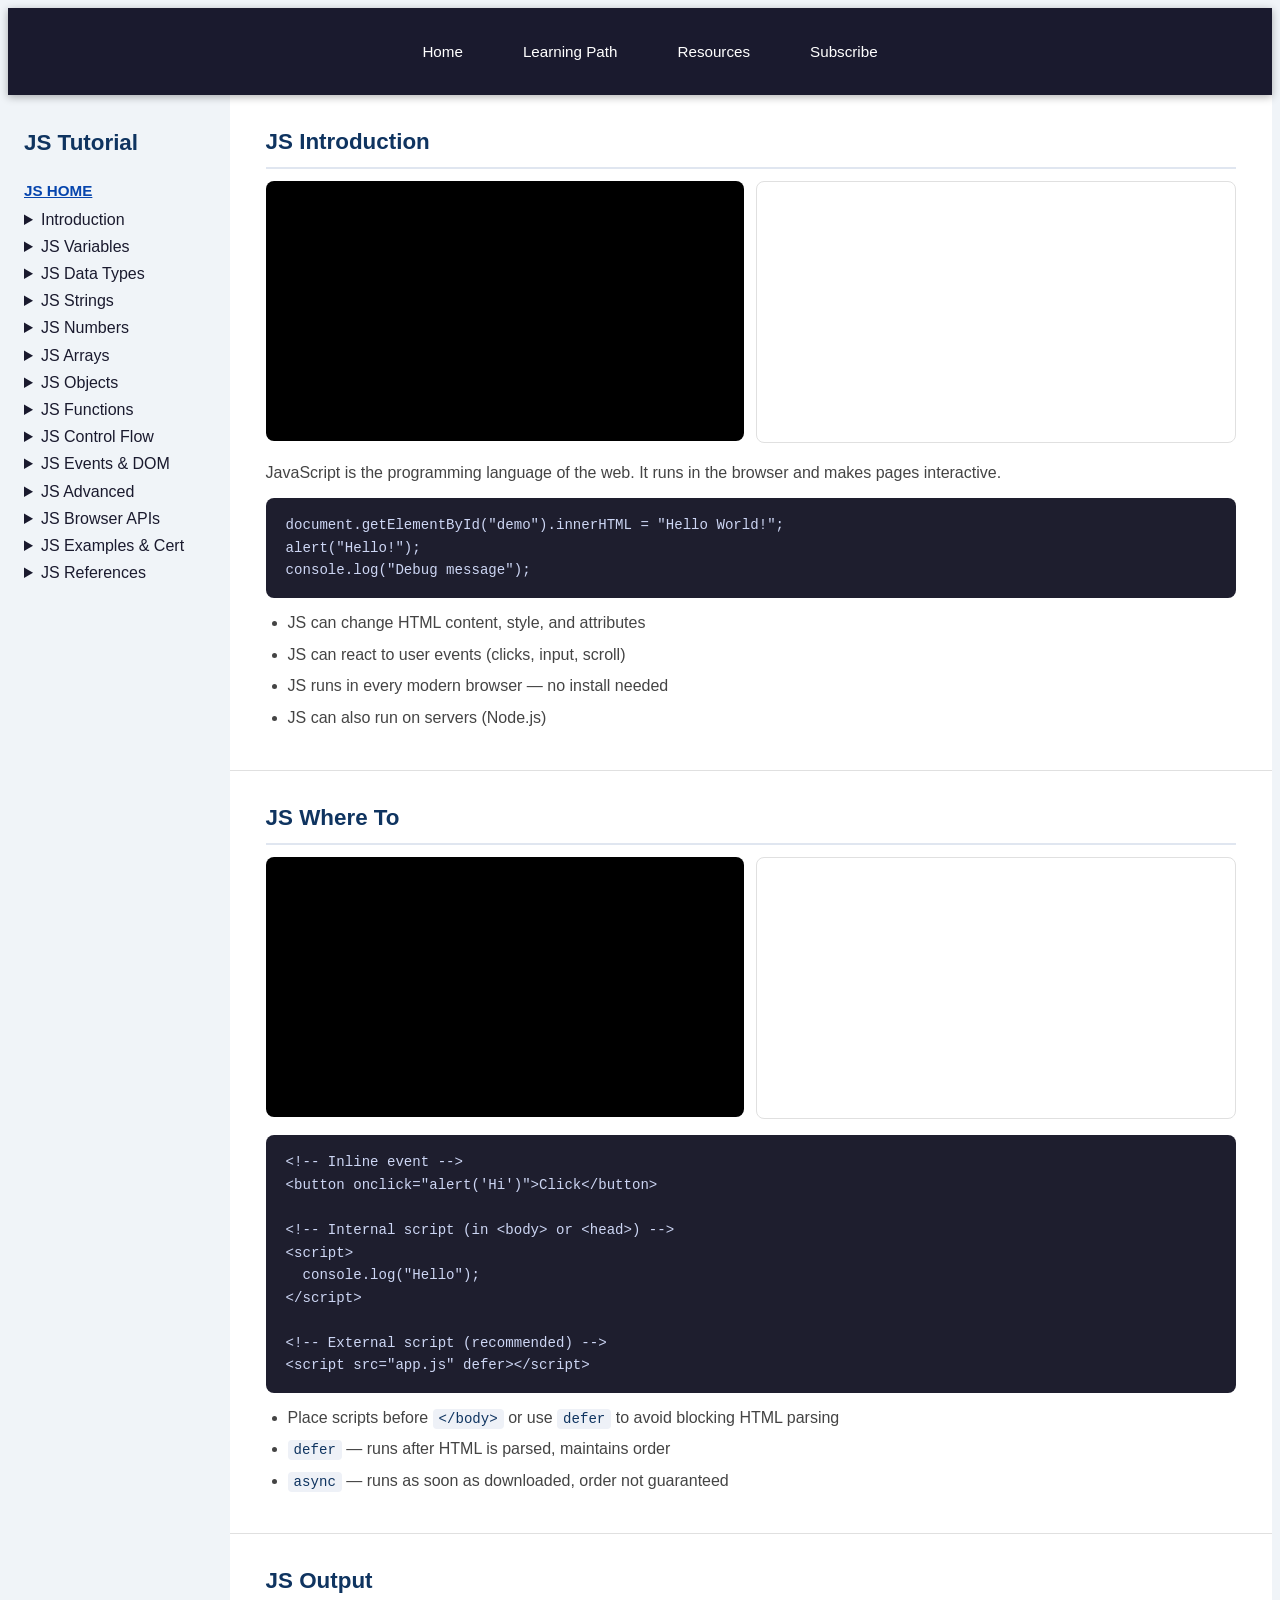
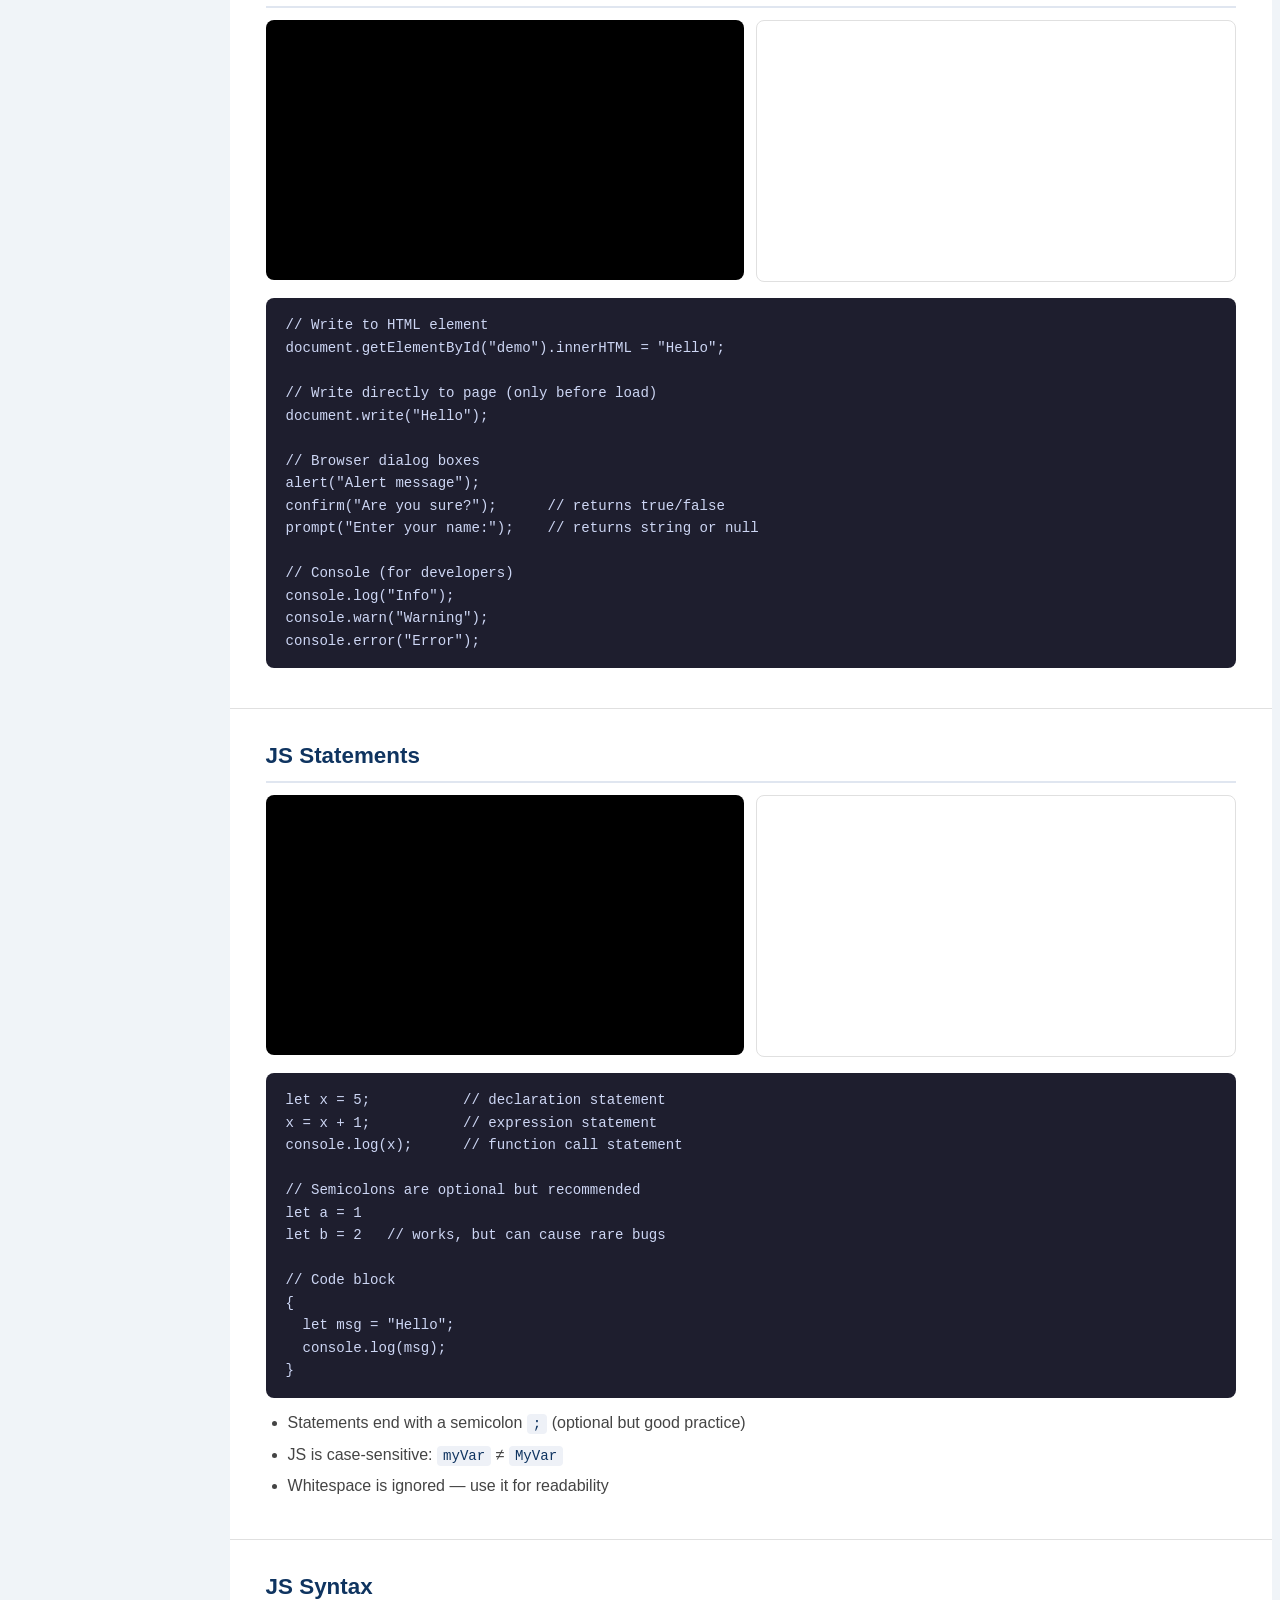
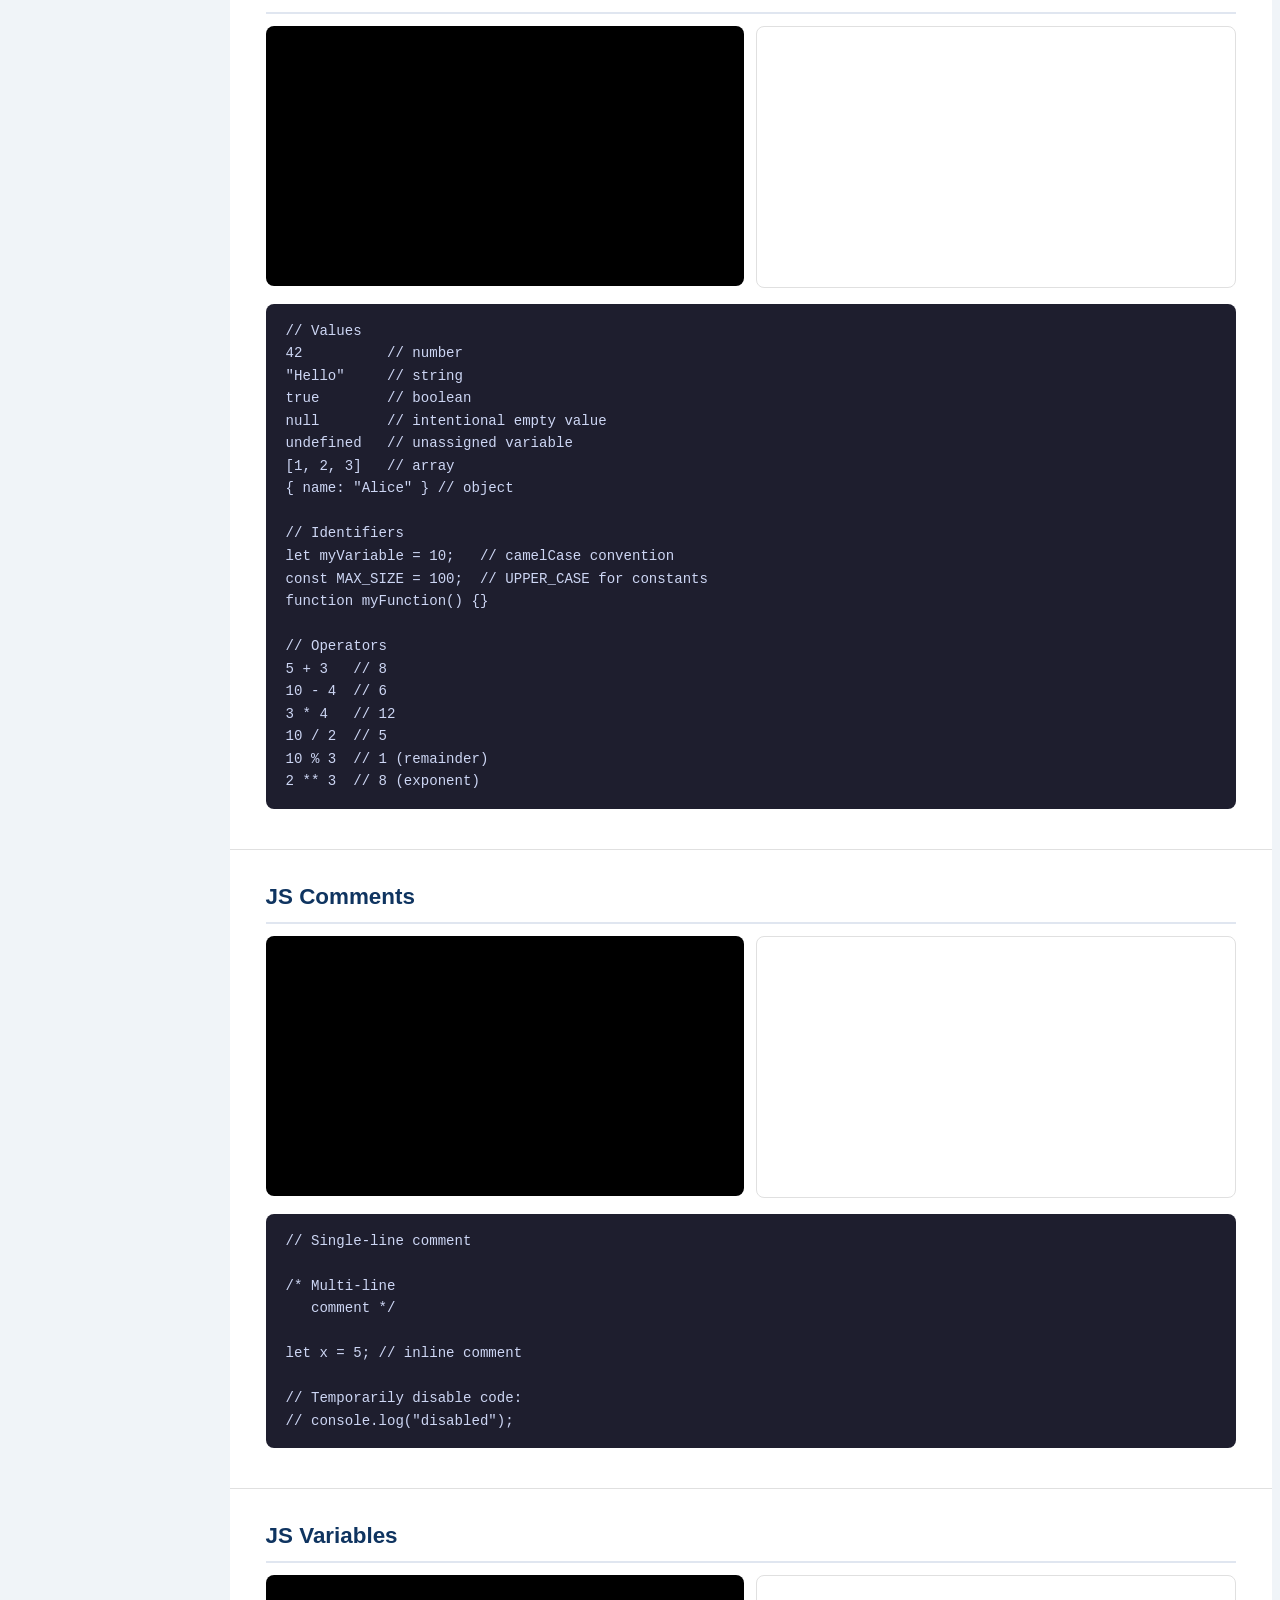
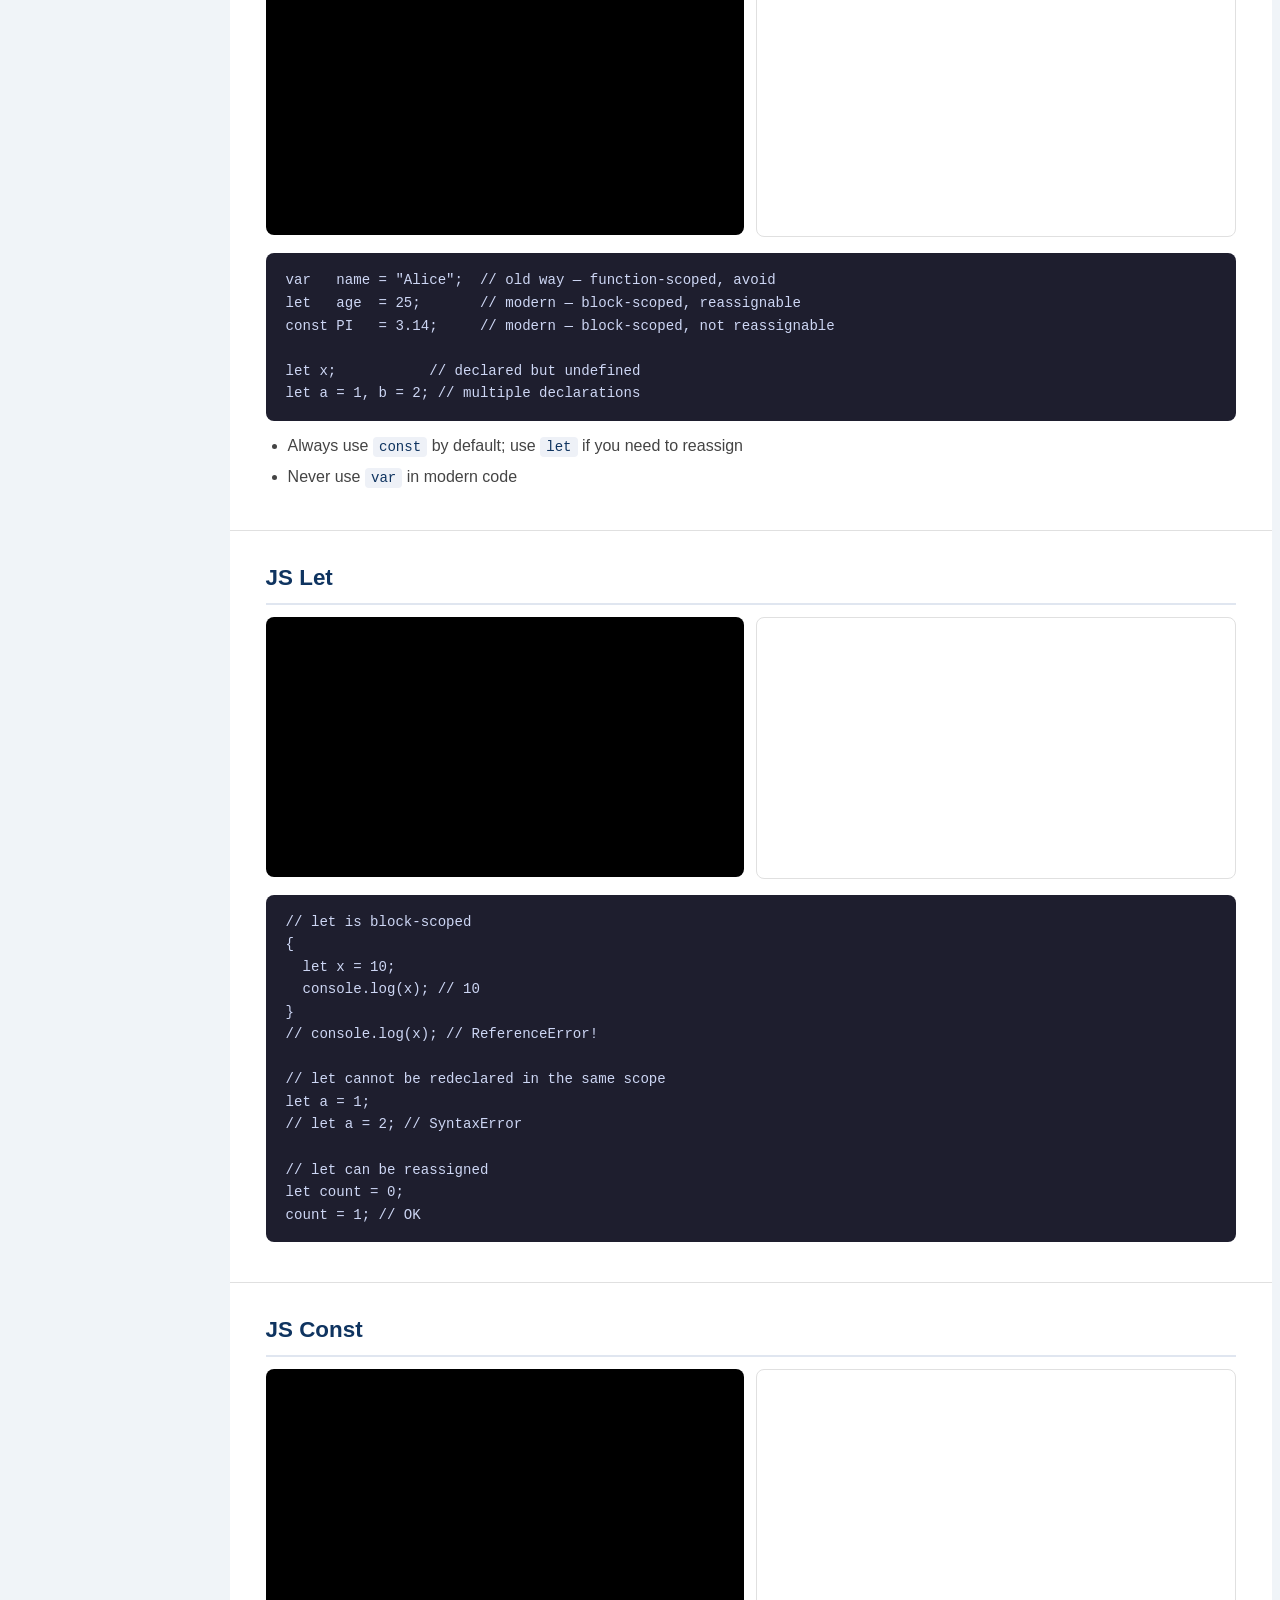
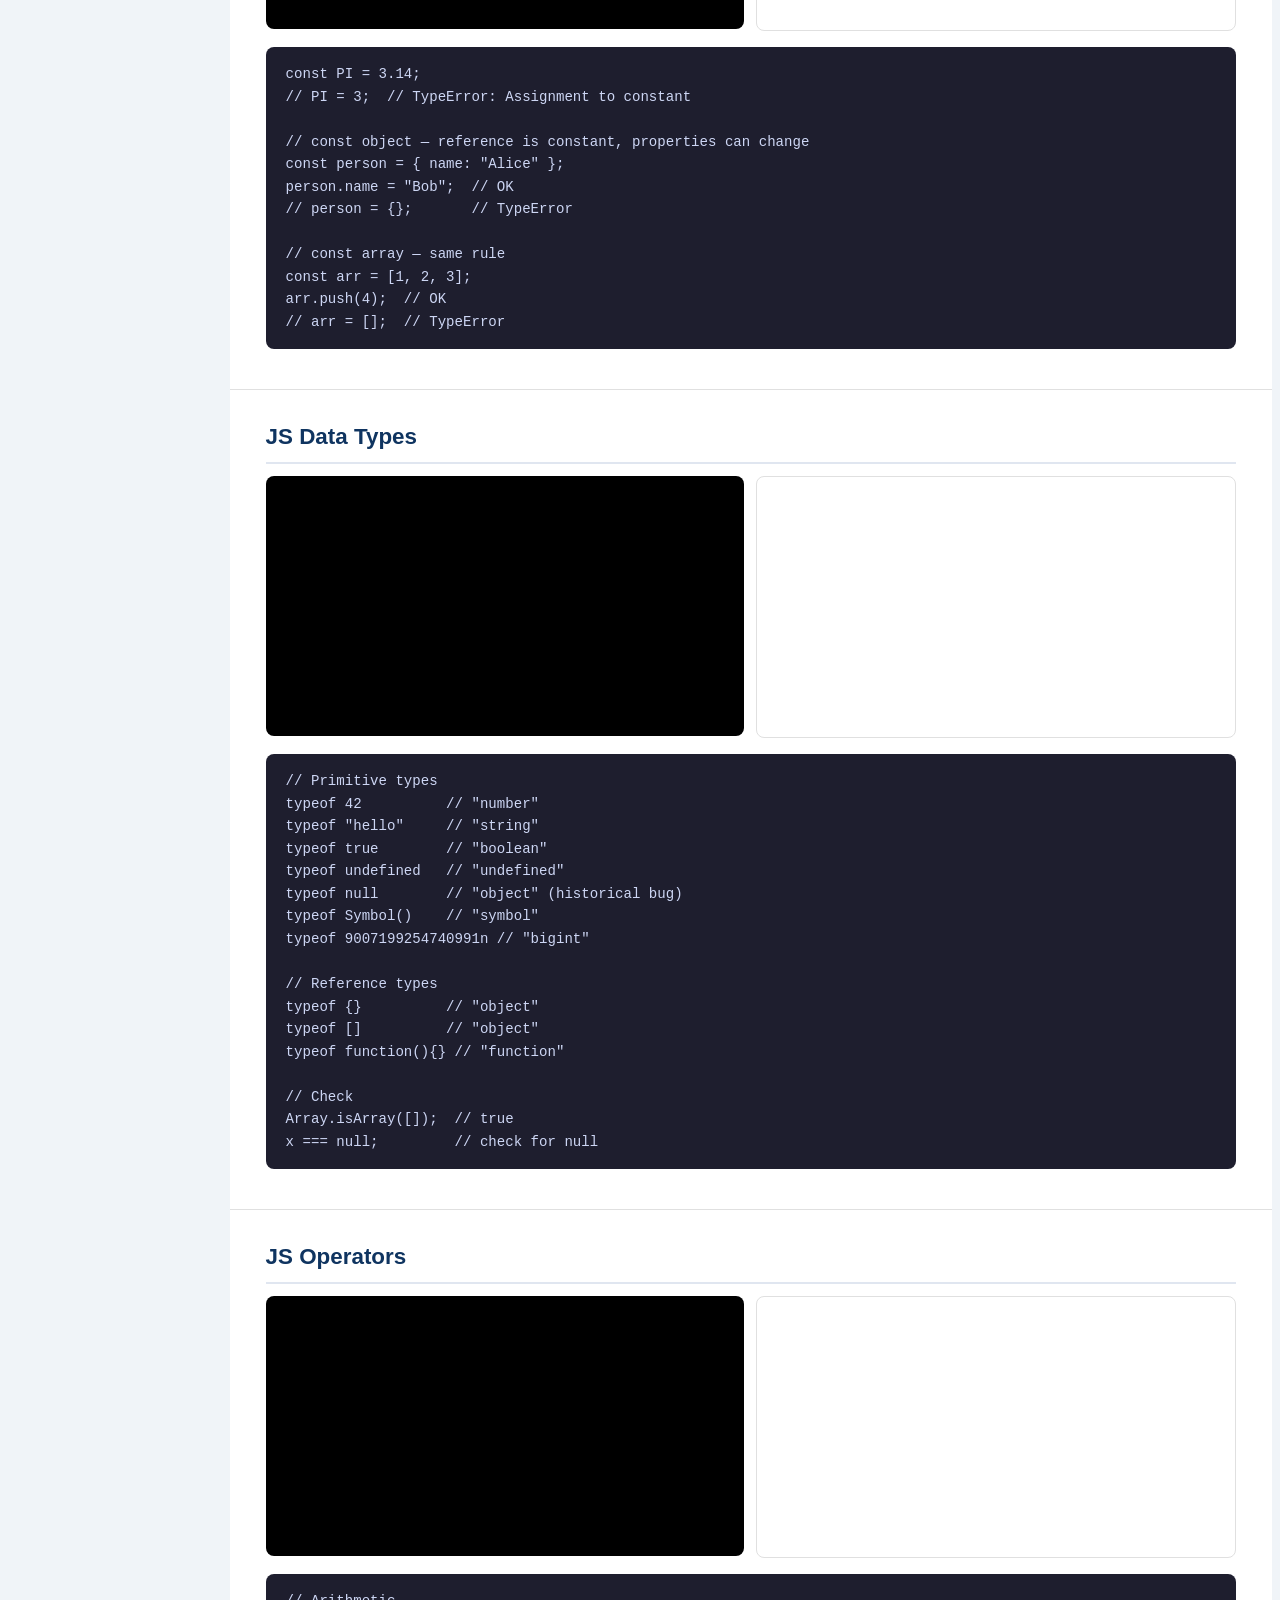
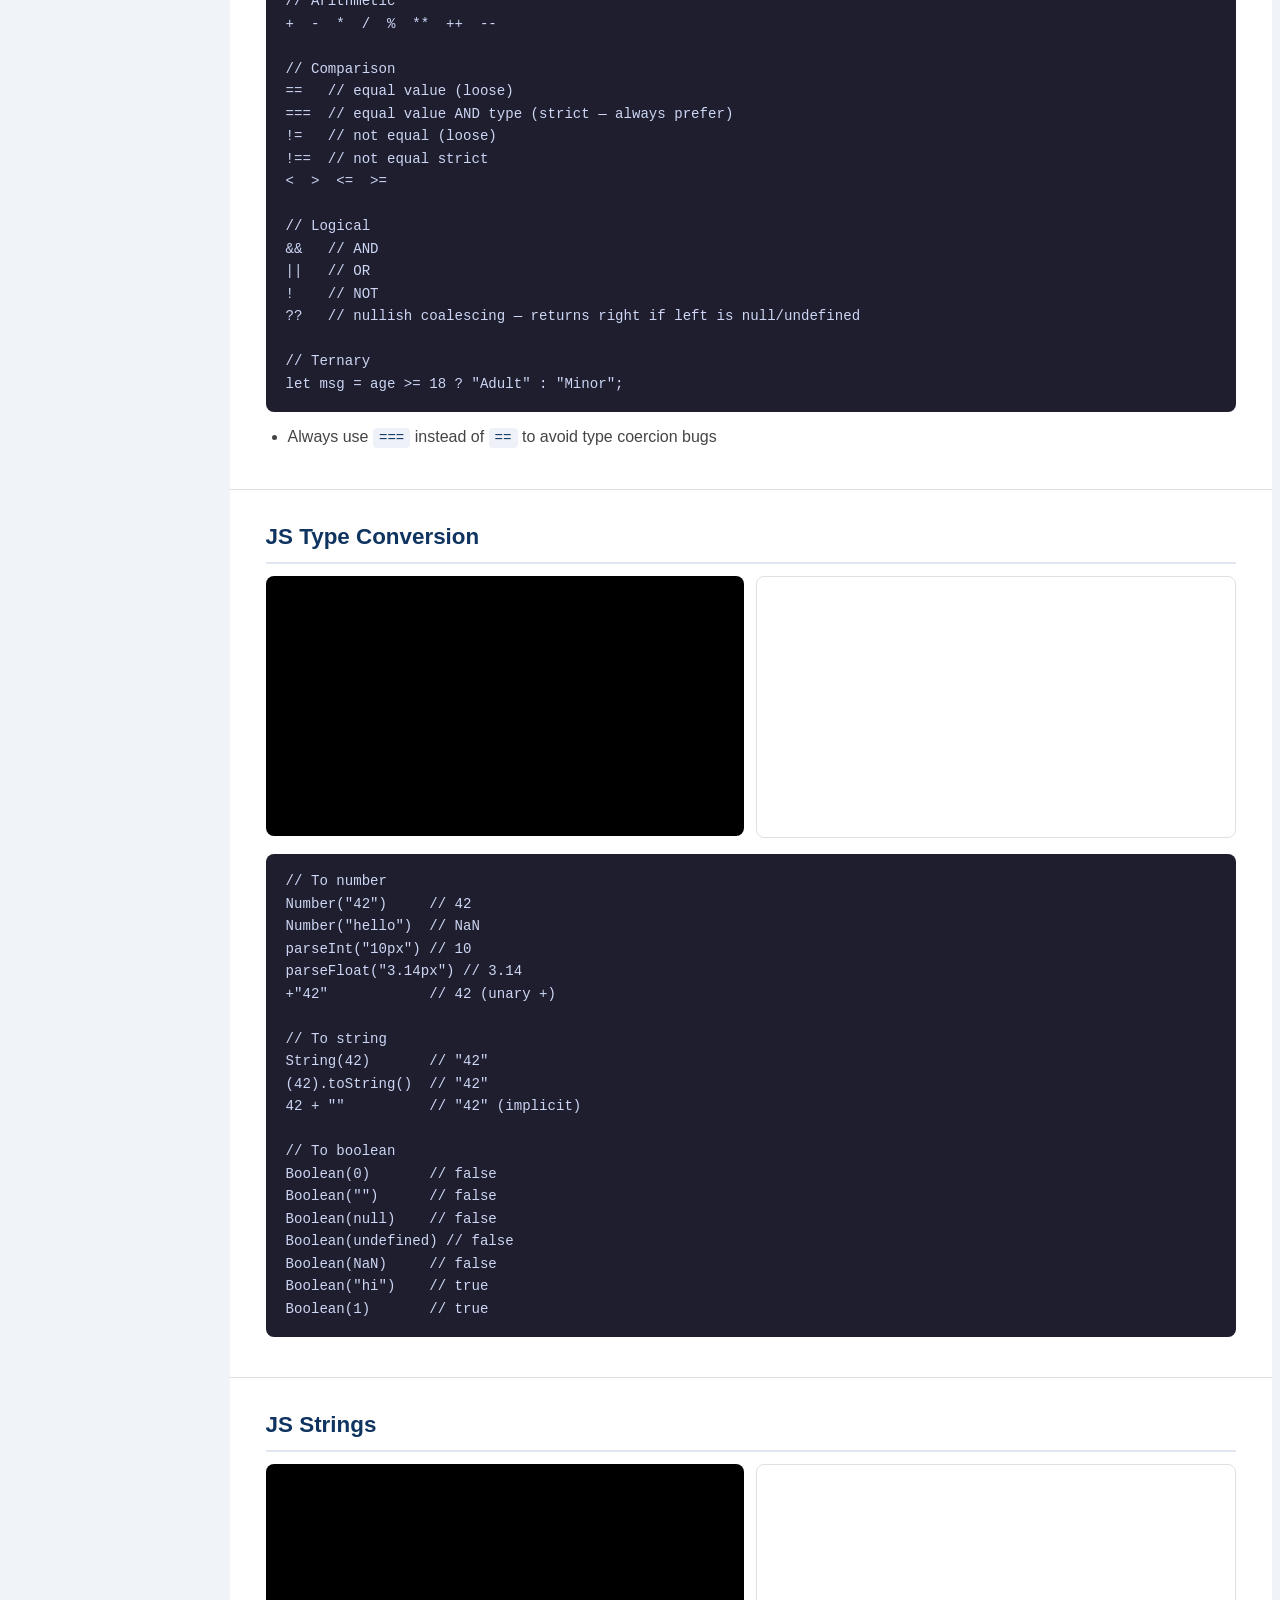
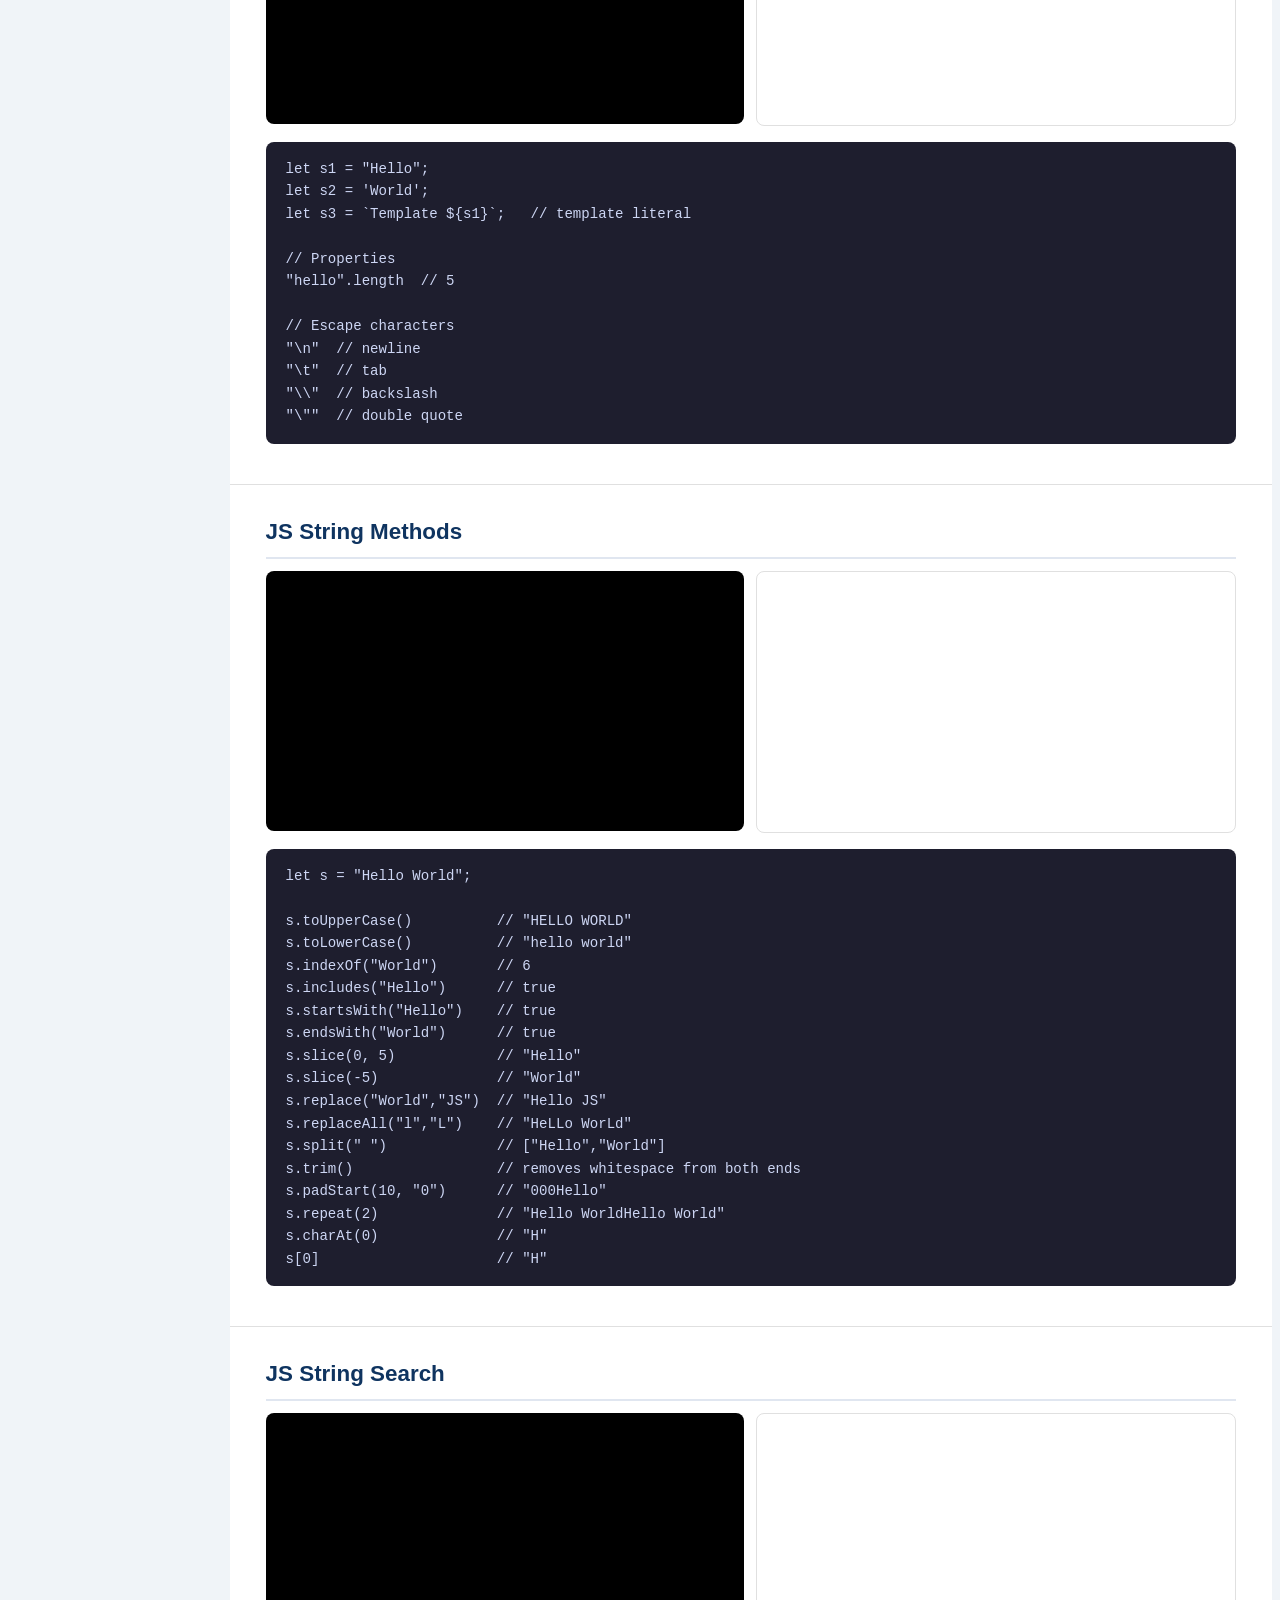
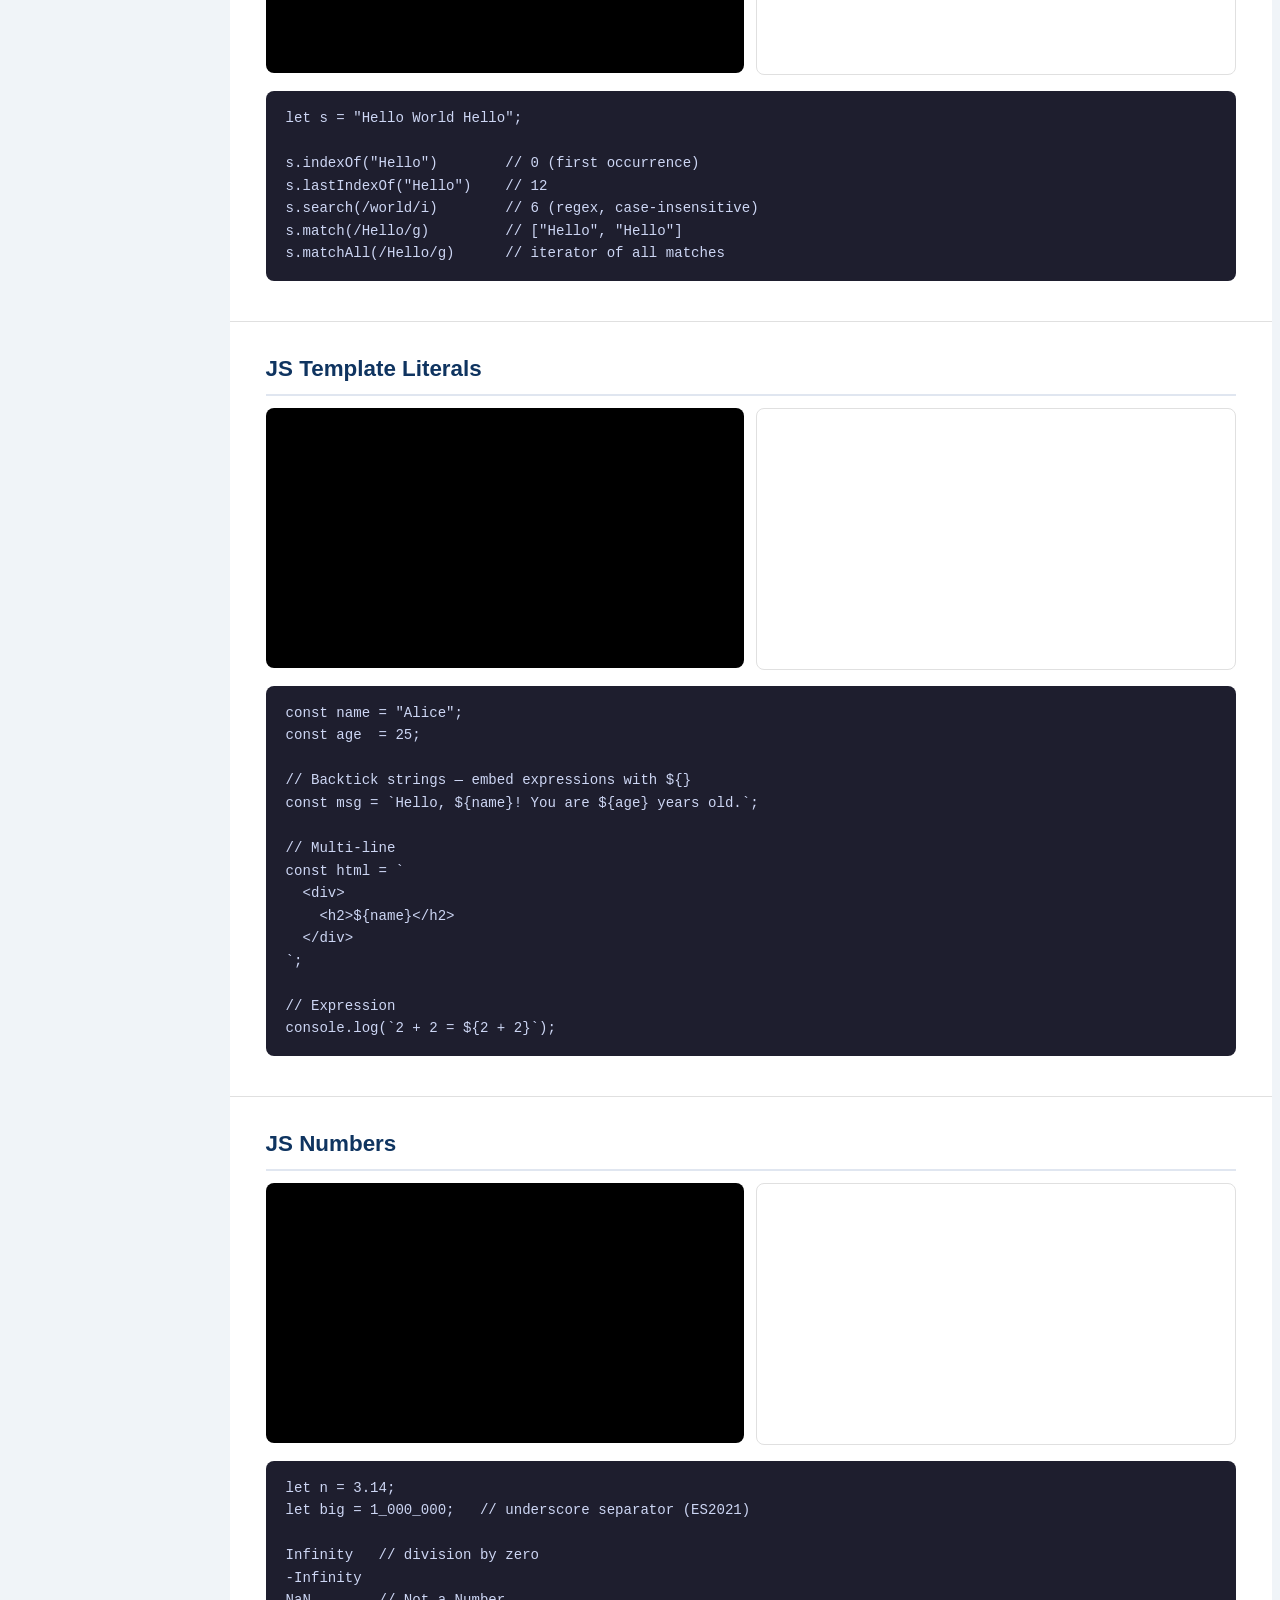
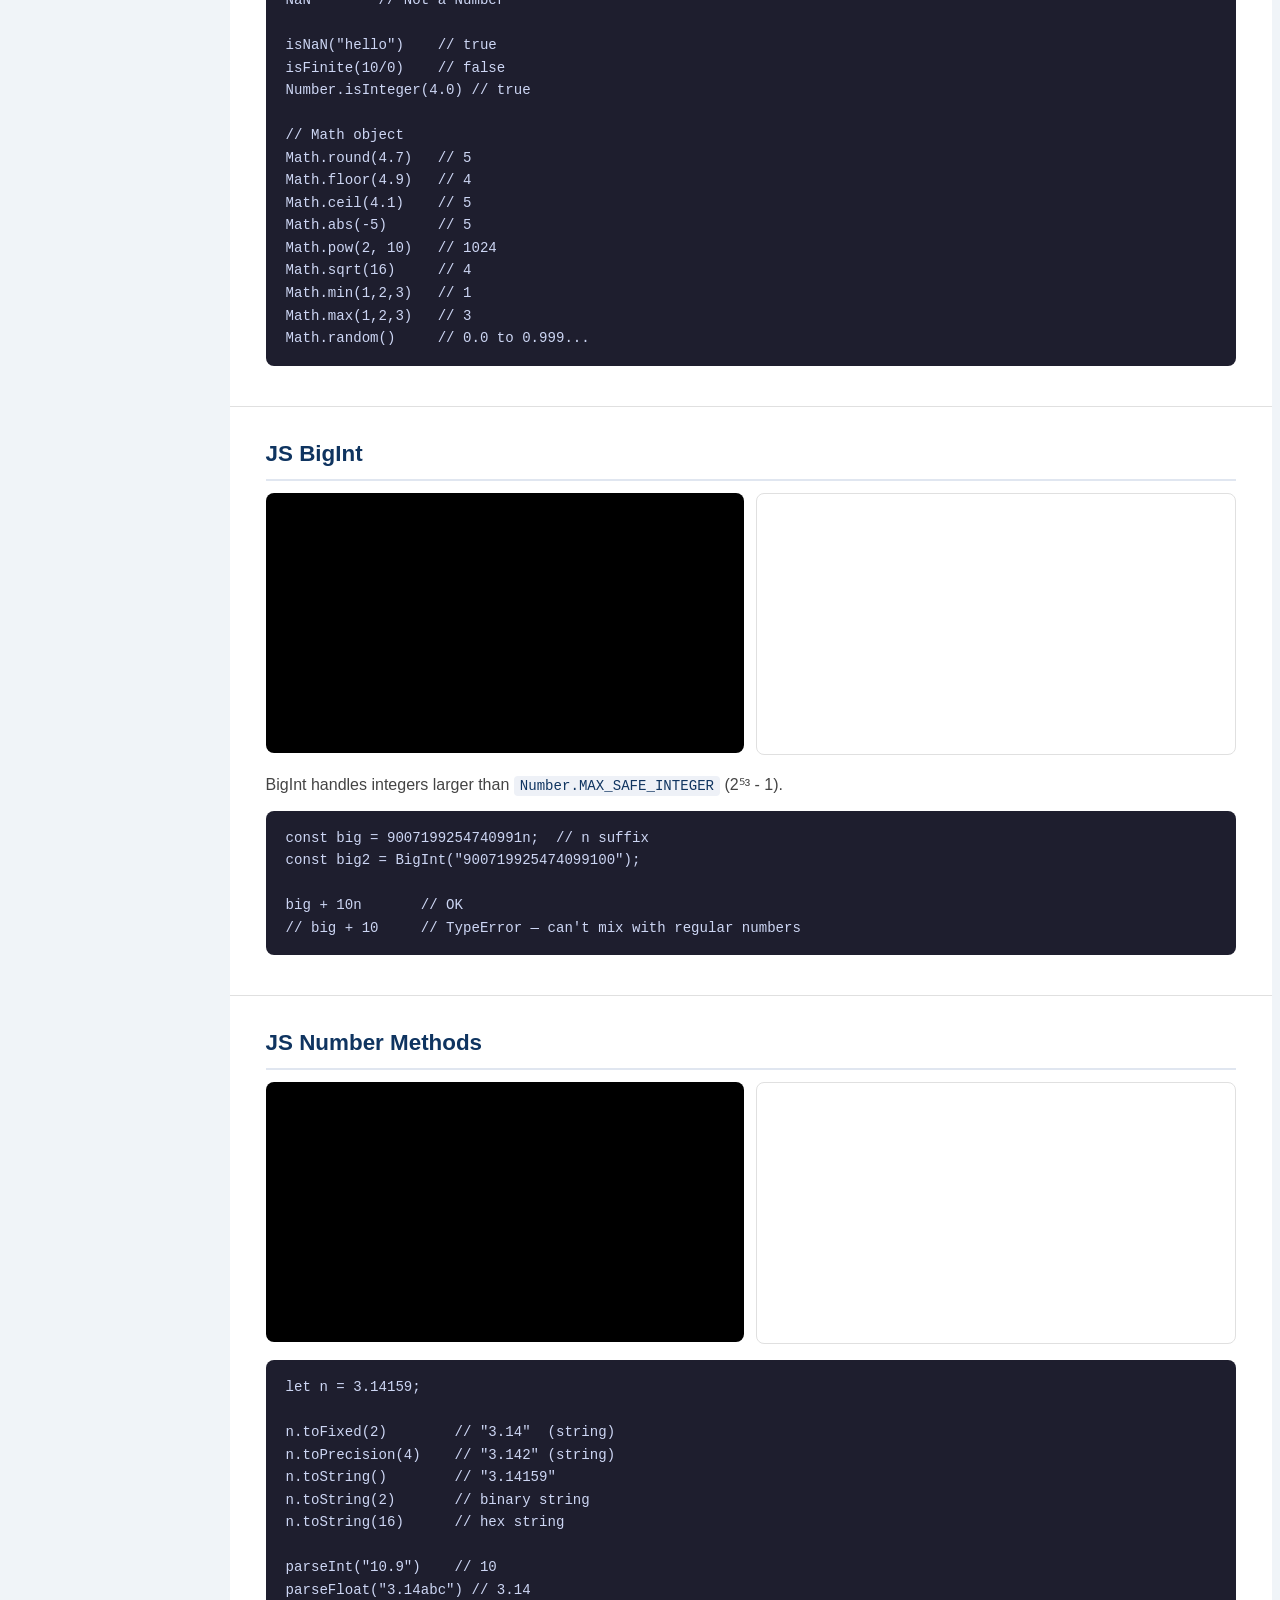
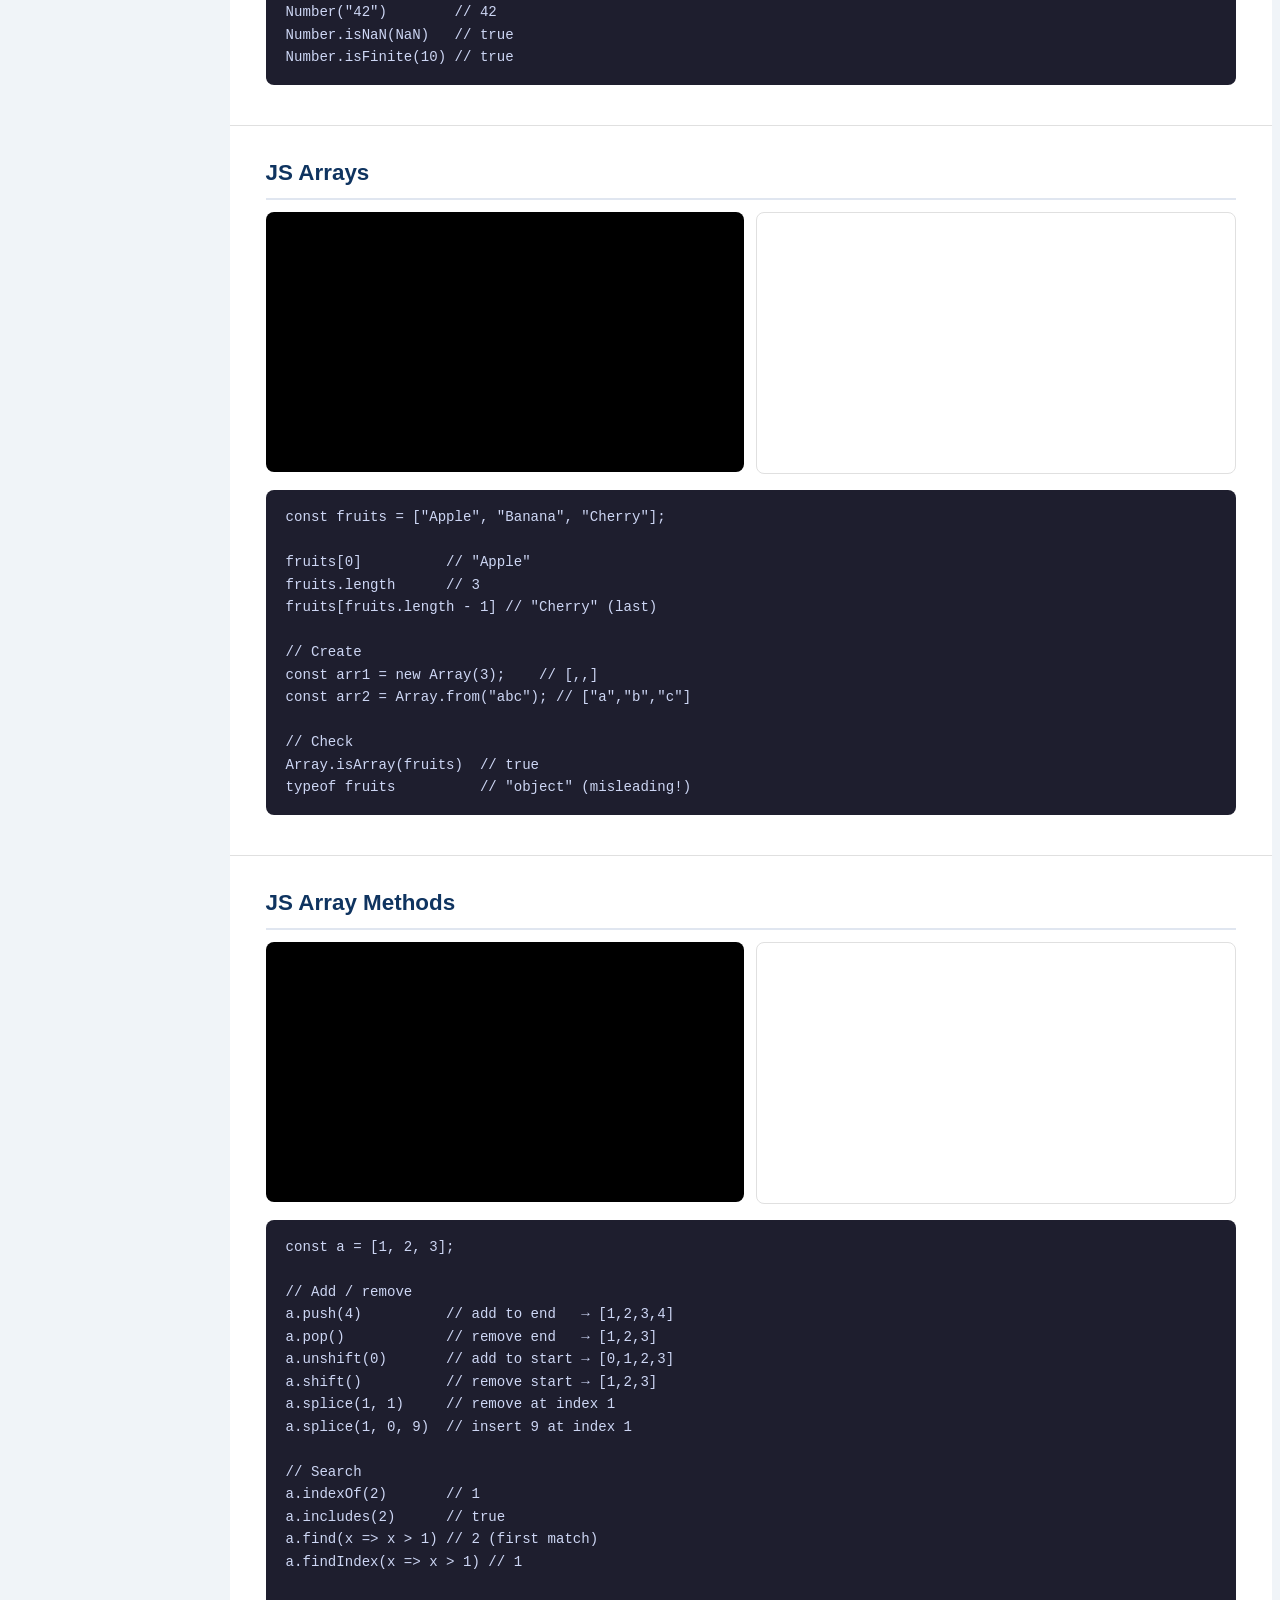
<file: work 1 do welcome page and form/learnjs.html>
<!DOCTYPE html>
<html lang="en">
<head>
  <link rel="stylesheet" href="web.css" />
  <link rel="stylesheet" href="learnjs.css">
  <title>WebStart</title>
</head>
<body>

  <nav>
    <ul>
      <li><a href="index.html">Home</a></li>
      <li><a href="index.html#path">Learning Path</a></li>
      <li><a href="#resources">Resources</a></li>
      <li><a href="form.html">Subscribe</a></li>
    </ul>
  </nav>

  <main>
    <section>
      <h2 class="left"><span class="left_h2">JS</span> Tutorial</h2>
      <a href="#js-introduction" class="active">JS HOME</a>

      <details>
        <summary>Introduction</summary>
        <a href="#js-introduction">JS Introduction</a>
        <a href="#js-where-to">JS Where To</a>
        <a href="#js-output">JS Output</a>
        <a href="#js-statements">JS Statements</a>
        <a href="#js-syntax">JS Syntax</a>
        <a href="#js-comments">JS Comments</a>
        <a href="#">Code Challenge</a>
      </details>

      <details>
        <summary>JS Variables</summary>
        <a href="#js-variables" class="overview_header">JS Variables</a>
          <a href="#js-variables" class="sub">Variables</a>
          <a href="#" class="sub">Code Challenge</a>
        <a href="#js-let" class="overview_header">JS Let</a>
          <a href="#js-let" class="sub">Let</a>
          <a href="#" class="sub">Code Challenge</a>
        <a href="#js-const" class="overview_header">JS Const</a>
          <a href="#js-const" class="sub">Const</a>
          <a href="#" class="sub">Code Challenge</a>
      </details>

      <details>
        <summary>JS Data Types</summary>
        <a href="#js-data-types" class="overview_header">JS Data Types</a>
          <a href="#js-data-types" class="sub">Data Types</a>
          <a href="#" class="sub">Code Challenge</a>
        <a href="#js-operators" class="overview_header">JS Operators</a>
          <a href="#js-operators" class="sub">Operators</a>
          <a href="#js-operators" class="sub">Arithmetic</a>
          <a href="#js-operators" class="sub">Assignment</a>
          <a href="#js-operators" class="sub">Comparison</a>
          <a href="#js-operators" class="sub">Logical</a>
          <a href="#" class="sub">Code Challenge</a>
        <a href="#js-type-conversion" class="overview_header">JS Type Conversion</a>
          <a href="#js-type-conversion" class="sub">Type Conversion</a>
          <a href="#" class="sub">Code Challenge</a>
      </details>

      <details>
        <summary>JS Strings</summary>
        <a href="#js-strings" class="overview_header">JS Strings</a>
          <a href="#js-strings" class="sub">Strings</a>
          <a href="#" class="sub">Code Challenge</a>
        <a href="#js-string-methods" class="overview_header">JS String Methods</a>
          <a href="#js-string-methods" class="sub">String Methods</a>
          <a href="#" class="sub">Code Challenge</a>
        <a href="#js-string-search" class="overview_header">JS String Search</a>
          <a href="#js-string-search" class="sub">String Search</a>
          <a href="#" class="sub">Code Challenge</a>
        <a href="#js-template-literals">JS Template Literals</a>
      </details>

      <details>
        <summary>JS Numbers</summary>
        <a href="#js-numbers" class="overview_header">JS Numbers</a>
          <a href="#js-numbers" class="sub">Numbers</a>
          <a href="#" class="sub">Code Challenge</a>
        <a href="#js-bigint">JS BigInt</a>
        <a href="#js-number-methods" class="overview_header">JS Number Methods</a>
          <a href="#js-number-methods" class="sub">Number Methods</a>
          <a href="#" class="sub">Code Challenge</a>
        <a href="#js-number-methods">JS Number Properties</a>
      </details>

      <details>
        <summary>JS Arrays</summary>
        <a href="#js-arrays" class="overview_header">JS Arrays</a>
          <a href="#js-arrays" class="sub">Arrays</a>
          <a href="#" class="sub">Code Challenge</a>
        <a href="#js-array-methods" class="overview_header">JS Array Methods</a>
          <a href="#js-array-methods" class="sub">Array Methods</a>
          <a href="#" class="sub">Code Challenge</a>
        <a href="#js-array-sort" class="overview_header">JS Array Sort</a>
          <a href="#js-array-sort" class="sub">Array Sort</a>
          <a href="#" class="sub">Code Challenge</a>
        <a href="#js-array-iteration" class="overview_header">JS Array Iteration</a>
          <a href="#js-array-iteration" class="sub">forEach</a>
          <a href="#js-array-iteration" class="sub">map / filter / reduce</a>
          <a href="#" class="sub">Code Challenge</a>
      </details>

      <details>
        <summary>JS Objects</summary>
        <a href="#js-objects" class="overview_header">JS Objects</a>
          <a href="#js-objects" class="sub">Objects</a>
          <a href="#" class="sub">Code Challenge</a>
        <a href="#js-object-methods" class="overview_header">JS Object Methods</a>
          <a href="#js-object-methods" class="sub">Object Methods</a>
          <a href="#" class="sub">Code Challenge</a>
        <a href="#js-this">JS this Keyword</a>
        <a href="#js-destructuring">JS Object Destructuring</a>
      </details>

      <details>
        <summary>JS Functions</summary>
        <a href="#js-functions" class="overview_header">JS Functions</a>
          <a href="#js-functions" class="sub">Functions</a>
          <a href="#js-functions" class="sub">Parameters</a>
          <a href="#" class="sub">Code Challenge</a>
        <a href="#js-arrow-functions">JS Arrow Functions</a>
        <a href="#js-closures">JS Closures</a>
        <a href="#js-scope">JS Scope</a>
        <a href="#js-hoisting">JS Hoisting</a>
      </details>

      <details>
        <summary>JS Control Flow</summary>
        <a href="#js-if-else" class="overview_header">JS If/Else</a>
          <a href="#js-if-else" class="sub">If / Else</a>
          <a href="#js-if-else" class="sub">Ternary Operator</a>
          <a href="#" class="sub">Code Challenge</a>
        <a href="#js-switch" class="overview_header">JS Switch</a>
          <a href="#js-switch" class="sub">Switch</a>
          <a href="#" class="sub">Code Challenge</a>
        <a href="#js-loops" class="overview_header">JS Loops</a>
          <a href="#js-loops" class="sub">For Loop</a>
          <a href="#js-loops" class="sub">For In</a>
          <a href="#js-loops" class="sub">For Of</a>
          <a href="#js-loops" class="sub">While Loop</a>
          <a href="#js-loops" class="sub">Do While</a>
          <a href="#js-loops" class="sub">Break &amp; Continue</a>
          <a href="#" class="sub">Code Challenge</a>
      </details>

      <details>
        <summary>JS Events &amp; DOM</summary>
        <a href="#js-events" class="overview_header">JS Events</a>
          <a href="#js-events" class="sub">Events</a>
          <a href="#js-events" class="sub">Event Listeners</a>
          <a href="#" class="sub">Code Challenge</a>
        <a href="#js-dom" class="overview_header">JS DOM</a>
          <a href="#js-dom" class="sub">DOM Intro</a>
          <a href="#js-dom" class="sub">DOM Methods</a>
          <a href="#js-dom" class="sub">DOM Document</a>
          <a href="#js-dom" class="sub">DOM Elements</a>
          <a href="#js-dom-html" class="sub">DOM HTML</a>
          <a href="#js-dom-html" class="sub">DOM CSS</a>
          <a href="#js-dom-html" class="sub">DOM Forms</a>
          <a href="#js-dom" class="sub">DOM Navigation</a>
          <a href="#" class="sub">Code Challenge</a>
      </details>

      <details>
        <summary>JS Advanced</summary>
        <a href="#js-classes">JS Classes</a>
        <a href="#js-modules">JS Modules</a>
        <a href="#js-destructuring">JS Destructuring</a>
        <a href="#js-spread-rest">JS Spread &amp; Rest</a>
        <a href="#js-promises">JS Promises</a>
        <a href="#js-async-await">JS Async / Await</a>
        <a href="#js-error-handling">JS Error Handling</a>
        <a href="#js-json">JS JSON</a>
        <a href="#js-regex">JS Regular Expressions</a>
        <a href="#">JS Strict Mode</a>
        <a href="#">JS Debugging</a>
        <a href="#">JS Style Guide</a>
      </details>

      <details>
        <summary>JS Browser APIs</summary>
        <a href="#js-web-storage">JS Web Storage</a>
        <a href="#">JS Cookies</a>
        <a href="#js-fetch">JS Fetch API</a>
        <a href="#">JS AJAX</a>
        <a href="#">JS Geolocation</a>
        <a href="#">JS Web Workers</a>
        <a href="#">JS History API</a>
        <a href="#">JS Window</a>
      </details>

      <details>
        <summary>JS Examples &amp; Cert</summary>
        <a href="#">JS Examples</a>
        <a href="#">JS Editor</a>
        <a href="#">JS Quiz</a>
        <a href="#">JS Exercises</a>
        <a href="#">JS Challenges</a>
        <a href="#">JS Syllabus</a>
        <a href="#">JS Study Plan</a>
        <a href="#">JS Certificate</a>
      </details>

      <details>
        <summary>JS References</summary>
        <a href="#">JS Objects Reference</a>
        <a href="#js-array-methods">JS Array Methods</a>
        <a href="#js-string-methods">JS String Methods</a>
        <a href="#js-number-methods">JS Number Methods</a>
        <a href="#js-numbers">JS Math Methods</a>
        <a href="#">JS Date Methods</a>
        <a href="#js-dom">JS DOM Methods</a>
        <a href="#">JS Browser Support</a>
      </details>

    </section>

    <div>

      <article id="js-introduction">
        <h2>JS Introduction</h2>
        <div class="media-row">
          <div class="video-wrapper">
          <iframe width="560" height="315" src="https://www.youtube.com/embed/6ZaFSasEoh0" title="YouTube video player" frameborder="0" allow="accelerometer; autoplay; clipboard-write; encrypted-media; gyroscope; picture-in-picture" allowfullscreen></iframe>
          </div>
          <div class="codepen-wrapper">
            <iframe
              src="https://codepen.io/trial/embed/PNaGbb?default-tab=html,result&editable=true"
              loading="lazy"
              allowfullscreen>
            </iframe>
          </div>
        </div>
        <p>JavaScript is the programming language of the web. It runs in the browser and makes pages interactive.</p>
        <pre><code>document.getElementById("demo").innerHTML = "Hello World!";
alert("Hello!");
console.log("Debug message");</code></pre>
        <ul>
          <li>JS can change HTML content, style, and attributes</li>
          <li>JS can react to user events (clicks, input, scroll)</li>
          <li>JS runs in every modern browser — no install needed</li>
          <li>JS can also run on servers (Node.js)</li>
        </ul>
      </article>

      <article id="js-where-to">
        <h2>JS Where To</h2>
        <div class="media-row">
          <div class="video-wrapper">
          <iframe width="560" height="315" src="https://www.youtube.com/embed/6ZaFSasEoh0" title="YouTube video player" frameborder="0" allow="accelerometer; autoplay; clipboard-write; encrypted-media; gyroscope; picture-in-picture" allowfullscreen></iframe>
          </div>
          <div class="codepen-wrapper">
            <iframe
              src="https://codepen.io/trial/embed/PNaGbb?default-tab=html,result&editable=true"
              loading="lazy"
              allowfullscreen>
            </iframe>
          </div>
        </div>
        <pre><code>&lt;!-- Inline event --&gt;
&lt;button onclick="alert('Hi')"&gt;Click&lt;/button&gt;

&lt;!-- Internal script (in &lt;body&gt; or &lt;head&gt;) --&gt;
&lt;script&gt;
  console.log("Hello");
&lt;/script&gt;

&lt;!-- External script (recommended) --&gt;
&lt;script src="app.js" defer&gt;&lt;/script&gt;</code></pre>
        <ul>
          <li>Place scripts before <code>&lt;/body&gt;</code> or use <code>defer</code> to avoid blocking HTML parsing</li>
          <li><code>defer</code> — runs after HTML is parsed, maintains order</li>
          <li><code>async</code> — runs as soon as downloaded, order not guaranteed</li>
        </ul>
      </article>

      <article id="js-output">
        <h2>JS Output</h2>
        <div class="media-row">
          <div class="video-wrapper">
          <iframe width="560" height="315" src="https://www.youtube.com/embed/6ZaFSasEoh0" title="YouTube video player" frameborder="0" allow="accelerometer; autoplay; clipboard-write; encrypted-media; gyroscope; picture-in-picture" allowfullscreen></iframe>
          </div>
          <div class="codepen-wrapper">
            <iframe
              src="https://codepen.io/trial/embed/PNaGbb?default-tab=html,result&editable=true"
              loading="lazy"
              allowfullscreen>
            </iframe>
          </div>
        </div>
        <pre><code>// Write to HTML element
document.getElementById("demo").innerHTML = "Hello";

// Write directly to page (only before load)
document.write("Hello");

// Browser dialog boxes
alert("Alert message");
confirm("Are you sure?");      // returns true/false
prompt("Enter your name:");    // returns string or null

// Console (for developers)
console.log("Info");
console.warn("Warning");
console.error("Error");</code></pre>
      </article>

      <article id="js-statements">
        <h2>JS Statements</h2>
        <div class="media-row">
          <div class="video-wrapper">
          <iframe width="560" height="315" src="https://www.youtube.com/embed/6ZaFSasEoh0" title="YouTube video player" frameborder="0" allow="accelerometer; autoplay; clipboard-write; encrypted-media; gyroscope; picture-in-picture" allowfullscreen></iframe>
          </div>
          <div class="codepen-wrapper">
            <iframe
              src="https://codepen.io/trial/embed/PNaGbb?default-tab=html,result&editable=true"
              loading="lazy"
              allowfullscreen>
            </iframe>
          </div>
        </div>
        <pre><code>let x = 5;           // declaration statement
x = x + 1;           // expression statement
console.log(x);      // function call statement

// Semicolons are optional but recommended
let a = 1
let b = 2   // works, but can cause rare bugs

// Code block
{
  let msg = "Hello";
  console.log(msg);
}</code></pre>
        <ul>
          <li>Statements end with a semicolon <code>;</code> (optional but good practice)</li>
          <li>JS is case-sensitive: <code>myVar</code> ≠ <code>MyVar</code></li>
          <li>Whitespace is ignored — use it for readability</li>
        </ul>
      </article>

      <article id="js-syntax">
        <h2>JS Syntax</h2>
        <div class="media-row">
          <div class="video-wrapper">
          <iframe width="560" height="315" src="https://www.youtube.com/embed/6ZaFSasEoh0" title="YouTube video player" frameborder="0" allow="accelerometer; autoplay; clipboard-write; encrypted-media; gyroscope; picture-in-picture" allowfullscreen></iframe>
          </div>
          <div class="codepen-wrapper">
            <iframe
              src="https://codepen.io/trial/embed/PNaGbb?default-tab=html,result&editable=true"
              loading="lazy"
              allowfullscreen>
            </iframe>
          </div>
        </div>
        <pre><code>// Values
42          // number
"Hello"     // string
true        // boolean
null        // intentional empty value
undefined   // unassigned variable
[1, 2, 3]   // array
{ name: "Alice" } // object

// Identifiers
let myVariable = 10;   // camelCase convention
const MAX_SIZE = 100;  // UPPER_CASE for constants
function myFunction() {}

// Operators
5 + 3   // 8
10 - 4  // 6
3 * 4   // 12
10 / 2  // 5
10 % 3  // 1 (remainder)
2 ** 3  // 8 (exponent)</code></pre>
      </article>

      <article id="js-comments">
        <h2>JS Comments</h2>
        <div class="media-row">
          <div class="video-wrapper">
          <iframe width="560" height="315" src="https://www.youtube.com/embed/6ZaFSasEoh0" title="YouTube video player" frameborder="0" allow="accelerometer; autoplay; clipboard-write; encrypted-media; gyroscope; picture-in-picture" allowfullscreen></iframe>
          </div>
          <div class="codepen-wrapper">
            <iframe
              src="https://codepen.io/trial/embed/PNaGbb?default-tab=html,result&editable=true"
              loading="lazy"
              allowfullscreen>
            </iframe>
          </div>
        </div>
        <pre><code>// Single-line comment

/* Multi-line
   comment */

let x = 5; // inline comment

// Temporarily disable code:
// console.log("disabled");</code></pre>
      </article>

      <article id="js-variables">
        <h2>JS Variables</h2>
        <div class="media-row">
          <div class="video-wrapper">
          <iframe width="560" height="315" src="https://www.youtube.com/embed/6ZaFSasEoh0" title="YouTube video player" frameborder="0" allow="accelerometer; autoplay; clipboard-write; encrypted-media; gyroscope; picture-in-picture" allowfullscreen></iframe>
          </div>
          <div class="codepen-wrapper">
            <iframe
              src="https://codepen.io/trial/embed/PNaGbb?default-tab=html,result&editable=true"
              loading="lazy"
              allowfullscreen>
            </iframe>
          </div>
        </div>
        <pre><code>var   name = "Alice";  // old way — function-scoped, avoid
let   age  = 25;       // modern — block-scoped, reassignable
const PI   = 3.14;     // modern — block-scoped, not reassignable

let x;           // declared but undefined
let a = 1, b = 2; // multiple declarations</code></pre>
        <ul>
          <li>Always use <code>const</code> by default; use <code>let</code> if you need to reassign</li>
          <li>Never use <code>var</code> in modern code</li>
        </ul>
      </article>

      <article id="js-let">
        <h2>JS Let</h2>
        <div class="media-row">
          <div class="video-wrapper">
          <iframe width="560" height="315" src="https://www.youtube.com/embed/6ZaFSasEoh0" title="YouTube video player" frameborder="0" allow="accelerometer; autoplay; clipboard-write; encrypted-media; gyroscope; picture-in-picture" allowfullscreen></iframe>
          </div>
          <div class="codepen-wrapper">
            <iframe
              src="https://codepen.io/trial/embed/PNaGbb?default-tab=html,result&editable=true"
              loading="lazy"
              allowfullscreen>
            </iframe>
          </div>
        </div>
        <pre><code>// let is block-scoped
{
  let x = 10;
  console.log(x); // 10
}
// console.log(x); // ReferenceError!

// let cannot be redeclared in the same scope
let a = 1;
// let a = 2; // SyntaxError

// let can be reassigned
let count = 0;
count = 1; // OK</code></pre>
      </article>

      <article id="js-const">
        <h2>JS Const</h2>
        <div class="media-row">
          <div class="video-wrapper">
          <iframe width="560" height="315" src="https://www.youtube.com/embed/6ZaFSasEoh0" title="YouTube video player" frameborder="0" allow="accelerometer; autoplay; clipboard-write; encrypted-media; gyroscope; picture-in-picture" allowfullscreen></iframe>
          </div>
          <div class="codepen-wrapper">
            <iframe
              src="https://codepen.io/trial/embed/PNaGbb?default-tab=html,result&editable=true"
              loading="lazy"
              allowfullscreen>
            </iframe>
          </div>
        </div>
        <pre><code>const PI = 3.14;
// PI = 3;  // TypeError: Assignment to constant

// const object — reference is constant, properties can change
const person = { name: "Alice" };
person.name = "Bob";  // OK
// person = {};       // TypeError

// const array — same rule
const arr = [1, 2, 3];
arr.push(4);  // OK
// arr = [];  // TypeError</code></pre>
      </article>

      <article id="js-data-types">
        <h2>JS Data Types</h2>
        <div class="media-row">
          <div class="video-wrapper">
          <iframe width="560" height="315" src="https://www.youtube.com/embed/6ZaFSasEoh0" title="YouTube video player" frameborder="0" allow="accelerometer; autoplay; clipboard-write; encrypted-media; gyroscope; picture-in-picture" allowfullscreen></iframe>
          </div>
          <div class="codepen-wrapper">
            <iframe
              src="https://codepen.io/trial/embed/PNaGbb?default-tab=html,result&editable=true"
              loading="lazy"
              allowfullscreen>
            </iframe>
          </div>
        </div>
        <pre><code>// Primitive types
typeof 42          // "number"
typeof "hello"     // "string"
typeof true        // "boolean"
typeof undefined   // "undefined"
typeof null        // "object" (historical bug)
typeof Symbol()    // "symbol"
typeof 9007199254740991n // "bigint"

// Reference types
typeof {}          // "object"
typeof []          // "object"
typeof function(){} // "function"

// Check
Array.isArray([]);  // true
x === null;         // check for null</code></pre>
      </article>

      <article id="js-operators">
        <h2>JS Operators</h2>
        <div class="media-row">
          <div class="video-wrapper">
          <iframe width="560" height="315" src="https://www.youtube.com/embed/6ZaFSasEoh0" title="YouTube video player" frameborder="0" allow="accelerometer; autoplay; clipboard-write; encrypted-media; gyroscope; picture-in-picture" allowfullscreen></iframe>
          </div>
          <div class="codepen-wrapper">
            <iframe
              src="https://codepen.io/trial/embed/PNaGbb?default-tab=html,result&editable=true"
              loading="lazy"
              allowfullscreen>
            </iframe>
          </div>
        </div>
        <pre><code>// Arithmetic
+  -  *  /  %  **  ++  --

// Comparison
==   // equal value (loose)
===  // equal value AND type (strict — always prefer)
!=   // not equal (loose)
!==  // not equal strict
&lt;  &gt;  &lt;=  &gt;=

// Logical
&&   // AND
||   // OR
!    // NOT
??   // nullish coalescing — returns right if left is null/undefined

// Ternary
let msg = age &gt;= 18 ? "Adult" : "Minor";</code></pre>
        <ul>
          <li>Always use <code>===</code> instead of <code>==</code> to avoid type coercion bugs</li>
        </ul>
      </article>

      <article id="js-type-conversion">
        <h2>JS Type Conversion</h2>
        <div class="media-row">
          <div class="video-wrapper">
          <iframe width="560" height="315" src="https://www.youtube.com/embed/6ZaFSasEoh0" title="YouTube video player" frameborder="0" allow="accelerometer; autoplay; clipboard-write; encrypted-media; gyroscope; picture-in-picture" allowfullscreen></iframe>
          </div>
          <div class="codepen-wrapper">
            <iframe
              src="https://codepen.io/trial/embed/PNaGbb?default-tab=html,result&editable=true"
              loading="lazy"
              allowfullscreen>
            </iframe>
          </div>
        </div>
        <pre><code>// To number
Number("42")     // 42
Number("hello")  // NaN
parseInt("10px") // 10
parseFloat("3.14px") // 3.14
+"42"            // 42 (unary +)

// To string
String(42)       // "42"
(42).toString()  // "42"
42 + ""          // "42" (implicit)

// To boolean
Boolean(0)       // false
Boolean("")      // false
Boolean(null)    // false
Boolean(undefined) // false
Boolean(NaN)     // false
Boolean("hi")    // true
Boolean(1)       // true</code></pre>
      </article>

      <article id="js-strings">
        <h2>JS Strings</h2>
        <div class="media-row">
          <div class="video-wrapper">
          <iframe width="560" height="315" src="https://www.youtube.com/embed/6ZaFSasEoh0" title="YouTube video player" frameborder="0" allow="accelerometer; autoplay; clipboard-write; encrypted-media; gyroscope; picture-in-picture" allowfullscreen></iframe>
          </div>
          <div class="codepen-wrapper">
            <iframe
              src="https://codepen.io/trial/embed/PNaGbb?default-tab=html,result&editable=true"
              loading="lazy"
              allowfullscreen>
            </iframe>
          </div>
        </div>
        <pre><code>let s1 = "Hello";
let s2 = 'World';
let s3 = `Template ${s1}`;   // template literal

// Properties
"hello".length  // 5

// Escape characters
"\n"  // newline
"\t"  // tab
"\\"  // backslash
"\""  // double quote</code></pre>
      </article>

      <article id="js-string-methods">
        <h2>JS String Methods</h2>
        <div class="media-row">
          <div class="video-wrapper">
          <iframe width="560" height="315" src="https://www.youtube.com/embed/6ZaFSasEoh0" title="YouTube video player" frameborder="0" allow="accelerometer; autoplay; clipboard-write; encrypted-media; gyroscope; picture-in-picture" allowfullscreen></iframe>
          </div>
          <div class="codepen-wrapper">
            <iframe
              src="https://codepen.io/trial/embed/PNaGbb?default-tab=html,result&editable=true"
              loading="lazy"
              allowfullscreen>
            </iframe>
          </div>
        </div>
        <pre><code>let s = "Hello World";

s.toUpperCase()          // "HELLO WORLD"
s.toLowerCase()          // "hello world"
s.indexOf("World")       // 6
s.includes("Hello")      // true
s.startsWith("Hello")    // true
s.endsWith("World")      // true
s.slice(0, 5)            // "Hello"
s.slice(-5)              // "World"
s.replace("World","JS")  // "Hello JS"
s.replaceAll("l","L")    // "HeLLo WorLd"
s.split(" ")             // ["Hello","World"]
s.trim()                 // removes whitespace from both ends
s.padStart(10, "0")      // "000Hello"
s.repeat(2)              // "Hello WorldHello World"
s.charAt(0)              // "H"
s[0]                     // "H"</code></pre>
      </article>

      <article id="js-string-search">
        <h2>JS String Search</h2>
        <div class="media-row">
          <div class="video-wrapper">
          <iframe width="560" height="315" src="https://www.youtube.com/embed/6ZaFSasEoh0" title="YouTube video player" frameborder="0" allow="accelerometer; autoplay; clipboard-write; encrypted-media; gyroscope; picture-in-picture" allowfullscreen></iframe>
          </div>
          <div class="codepen-wrapper">
            <iframe
              src="https://codepen.io/trial/embed/PNaGbb?default-tab=html,result&editable=true"
              loading="lazy"
              allowfullscreen>
            </iframe>
          </div>
        </div>
        <pre><code>let s = "Hello World Hello";

s.indexOf("Hello")        // 0 (first occurrence)
s.lastIndexOf("Hello")    // 12
s.search(/world/i)        // 6 (regex, case-insensitive)
s.match(/Hello/g)         // ["Hello", "Hello"]
s.matchAll(/Hello/g)      // iterator of all matches</code></pre>
      </article>

      <article id="js-template-literals">
        <h2>JS Template Literals</h2>
        <div class="media-row">
          <div class="video-wrapper">
          <iframe width="560" height="315" src="https://www.youtube.com/embed/6ZaFSasEoh0" title="YouTube video player" frameborder="0" allow="accelerometer; autoplay; clipboard-write; encrypted-media; gyroscope; picture-in-picture" allowfullscreen></iframe>
          </div>
          <div class="codepen-wrapper">
            <iframe
              src="https://codepen.io/trial/embed/PNaGbb?default-tab=html,result&editable=true"
              loading="lazy"
              allowfullscreen>
            </iframe>
          </div>
        </div>
        <pre><code>const name = "Alice";
const age  = 25;

// Backtick strings — embed expressions with ${}
const msg = `Hello, ${name}! You are ${age} years old.`;

// Multi-line
const html = `
  &lt;div&gt;
    &lt;h2&gt;${name}&lt;/h2&gt;
  &lt;/div&gt;
`;

// Expression
console.log(`2 + 2 = ${2 + 2}`);</code></pre>
      </article>

      <article id="js-numbers">
        <h2>JS Numbers</h2>
        <div class="media-row">
          <div class="video-wrapper">
          <iframe width="560" height="315" src="https://www.youtube.com/embed/6ZaFSasEoh0" title="YouTube video player" frameborder="0" allow="accelerometer; autoplay; clipboard-write; encrypted-media; gyroscope; picture-in-picture" allowfullscreen></iframe>
          </div>
          <div class="codepen-wrapper">
            <iframe
              src="https://codepen.io/trial/embed/PNaGbb?default-tab=html,result&editable=true"
              loading="lazy"
              allowfullscreen>
            </iframe>
          </div>
        </div>
        <pre><code>let n = 3.14;
let big = 1_000_000;   // underscore separator (ES2021)

Infinity   // division by zero
-Infinity
NaN        // Not a Number

isNaN("hello")    // true
isFinite(10/0)    // false
Number.isInteger(4.0) // true

// Math object
Math.round(4.7)   // 5
Math.floor(4.9)   // 4
Math.ceil(4.1)    // 5
Math.abs(-5)      // 5
Math.pow(2, 10)   // 1024
Math.sqrt(16)     // 4
Math.min(1,2,3)   // 1
Math.max(1,2,3)   // 3
Math.random()     // 0.0 to 0.999...</code></pre>
      </article>

      <article id="js-bigint">
        <h2>JS BigInt</h2>
        <div class="media-row">
          <div class="video-wrapper">
          <iframe width="560" height="315" src="https://www.youtube.com/embed/6ZaFSasEoh0" title="YouTube video player" frameborder="0" allow="accelerometer; autoplay; clipboard-write; encrypted-media; gyroscope; picture-in-picture" allowfullscreen></iframe>
          </div>
          <div class="codepen-wrapper">
            <iframe
              src="https://codepen.io/trial/embed/PNaGbb?default-tab=html,result&editable=true"
              loading="lazy"
              allowfullscreen>
            </iframe>
          </div>
        </div>
        <p>BigInt handles integers larger than <code>Number.MAX_SAFE_INTEGER</code> (2⁵³ - 1).</p>
        <pre><code>const big = 9007199254740991n;  // n suffix
const big2 = BigInt("900719925474099100");

big + 10n       // OK
// big + 10     // TypeError — can't mix with regular numbers</code></pre>
      </article>

      <article id="js-number-methods">
        <h2>JS Number Methods</h2>
        <div class="media-row">
          <div class="video-wrapper">
          <iframe width="560" height="315" src="https://www.youtube.com/embed/6ZaFSasEoh0" title="YouTube video player" frameborder="0" allow="accelerometer; autoplay; clipboard-write; encrypted-media; gyroscope; picture-in-picture" allowfullscreen></iframe>
          </div>
          <div class="codepen-wrapper">
            <iframe
              src="https://codepen.io/trial/embed/PNaGbb?default-tab=html,result&editable=true"
              loading="lazy"
              allowfullscreen>
            </iframe>
          </div>
        </div>
        <pre><code>let n = 3.14159;

n.toFixed(2)        // "3.14"  (string)
n.toPrecision(4)    // "3.142" (string)
n.toString()        // "3.14159"
n.toString(2)       // binary string
n.toString(16)      // hex string

parseInt("10.9")    // 10
parseFloat("3.14abc") // 3.14
Number("42")        // 42
Number.isNaN(NaN)   // true
Number.isFinite(10) // true</code></pre>
      </article>

      <article id="js-arrays">
        <h2>JS Arrays</h2>
        <div class="media-row">
          <div class="video-wrapper">
          <iframe width="560" height="315" src="https://www.youtube.com/embed/S8pw2s8CfpA" title="YouTube video player" frameborder="0" allow="accelerometer; autoplay; clipboard-write; encrypted-media; gyroscope; picture-in-picture" allowfullscreen></iframe>
          </div>
          <div class="codepen-wrapper">
            <iframe
              src="https://codepen.io/trial/embed/PNaGbb?default-tab=html,result&editable=true"
              loading="lazy"
              allowfullscreen>
            </iframe>
          </div>
        </div>
        <pre><code>const fruits = ["Apple", "Banana", "Cherry"];

fruits[0]          // "Apple"
fruits.length      // 3
fruits[fruits.length - 1] // "Cherry" (last)

// Create
const arr1 = new Array(3);    // [,,]
const arr2 = Array.from("abc"); // ["a","b","c"]

// Check
Array.isArray(fruits)  // true
typeof fruits          // "object" (misleading!)</code></pre>
      </article>

      <article id="js-array-methods">
        <h2>JS Array Methods</h2>
        <div class="media-row">
          <div class="video-wrapper">
          <iframe width="560" height="315" src="https://www.youtube.com/embed/6ZaFSasEoh0" title="YouTube video player" frameborder="0" allow="accelerometer; autoplay; clipboard-write; encrypted-media; gyroscope; picture-in-picture" allowfullscreen></iframe>
          </div>
          <div class="codepen-wrapper">
            <iframe
              src="https://codepen.io/trial/embed/PNaGbb?default-tab=html,result&editable=true"
              loading="lazy"
              allowfullscreen>
            </iframe>
          </div>
        </div>
        <pre><code>const a = [1, 2, 3];

// Add / remove
a.push(4)          // add to end   → [1,2,3,4]
a.pop()            // remove end   → [1,2,3]
a.unshift(0)       // add to start → [0,1,2,3]
a.shift()          // remove start → [1,2,3]
a.splice(1, 1)     // remove at index 1
a.splice(1, 0, 9)  // insert 9 at index 1

// Search
a.indexOf(2)       // 1
a.includes(2)      // true
a.find(x => x > 1) // 2 (first match)
a.findIndex(x => x > 1) // 1

// Combine / copy
a.concat([4, 5])   // [1,2,3,4,5]
a.slice(1, 3)      // [2,3] (non-destructive)
[...a]             // spread copy

// Other
a.join(", ")       // "1, 2, 3"
a.reverse()        // [3,2,1] (mutates)
a.flat()           // flatten nested arrays</code></pre>
      </article>

      <article id="js-array-sort">
        <h2>JS Array Sort</h2>
        <div class="media-row">
          <div class="video-wrapper">
          <iframe width="560" height="315" src="https://www.youtube.com/embed/6ZaFSasEoh0" title="YouTube video player" frameborder="0" allow="accelerometer; autoplay; clipboard-write; encrypted-media; gyroscope; picture-in-picture" allowfullscreen></iframe>
          </div>
          <div class="codepen-wrapper">
            <iframe
              src="https://codepen.io/trial/embed/PNaGbb?default-tab=html,result&editable=true"
              loading="lazy"
              allowfullscreen>
            </iframe>
          </div>
        </div>
        <pre><code>["Banana","Apple","Cherry"].sort()  // ["Apple","Banana","Cherry"]

// Numbers — MUST use compare function
[10, 1, 5, 2].sort()               // WRONG: [1,10,2,5]
[10, 1, 5, 2].sort((a, b) => a - b) // [1,2,5,10] ascending
[10, 1, 5, 2].sort((a, b) => b - a) // [10,5,2,1] descending

// Sort objects by property
users.sort((a, b) => a.name.localeCompare(b.name));</code></pre>
      </article>

      <article id="js-array-iteration">
        <h2>JS Array Iteration</h2>
        <div class="media-row">
          <div class="video-wrapper">
          <iframe width="560" height="315" src="https://www.youtube.com/embed/6ZaFSasEoh0" title="YouTube video player" frameborder="0" allow="accelerometer; autoplay; clipboard-write; encrypted-media; gyroscope; picture-in-picture" allowfullscreen></iframe>
          </div>
          <div class="codepen-wrapper">
            <iframe
              src="https://codepen.io/trial/embed/PNaGbb?default-tab=html,result&editable=true"
              loading="lazy"
              allowfullscreen>
            </iframe>
          </div>
        </div>
        <pre><code>const nums = [1, 2, 3, 4, 5];

// forEach — run function for each element
nums.forEach(n => console.log(n));

// map — transform and return new array
const doubled = nums.map(n => n * 2);   // [2,4,6,8,10]

// filter — keep elements that pass test
const evens = nums.filter(n => n % 2 === 0); // [2,4]

// reduce — accumulate single value
const sum = nums.reduce((acc, n) => acc + n, 0); // 15

// every / some
nums.every(n => n > 0)   // true
nums.some(n => n > 4)    // true</code></pre>
      </article>

      <article id="js-objects">
        <h2>JS Objects</h2>
        <div class="media-row">
          <div class="video-wrapper">
          <iframe width="560" height="315" src="https://www.youtube.com/embed/6ZaFSasEoh0" title="YouTube video player" frameborder="0" allow="accelerometer; autoplay; clipboard-write; encrypted-media; gyroscope; picture-in-picture" allowfullscreen></iframe>
          </div>
          <div class="codepen-wrapper">
            <iframe
              src="https://codepen.io/trial/embed/PNaGbb?default-tab=html,result&editable=true"
              loading="lazy"
              allowfullscreen>
            </iframe>
          </div>
        </div>
        <pre><code>const person = {
  name: "Alice",
  age: 25,
  greet() {
    return `Hi, I'm ${this.name}`;
  }
};

// Access
person.name          // "Alice" (dot notation)
person["name"]       // "Alice" (bracket notation)
person.greet()       // "Hi, I'm Alice"

// Add / modify / delete
person.email = "a@b.com";
person.age  = 26;
delete person.email;

// Check key
"name" in person     // true</code></pre>
      </article>

      <article id="js-object-methods">
        <h2>JS Object Methods</h2>
        <div class="media-row">
          <div class="video-wrapper">
          <iframe width="560" height="315" src="https://www.youtube.com/embed/6ZaFSasEoh0" title="YouTube video player" frameborder="0" allow="accelerometer; autoplay; clipboard-write; encrypted-media; gyroscope; picture-in-picture" allowfullscreen></iframe>
          </div>
          <div class="codepen-wrapper">
            <iframe
              src="https://codepen.io/trial/embed/PNaGbb?default-tab=html,result&editable=true"
              loading="lazy"
              allowfullscreen>
            </iframe>
          </div>
        </div>
        <pre><code>const obj = { a: 1, b: 2, c: 3 };

Object.keys(obj)     // ["a","b","c"]
Object.values(obj)   // [1, 2, 3]
Object.entries(obj)  // [["a",1],["b",2],["c",3]]

// Merge objects
const merged = { ...obj, d: 4 };
const merged2 = Object.assign({}, obj, { d: 4 });

// Clone
const copy = { ...obj };

// Freeze — prevent changes
Object.freeze(obj);  // obj.a = 10 silently fails</code></pre>
      </article>

      <article id="js-this">
        <h2>JS this Keyword</h2>
        <div class="media-row">
          <div class="video-wrapper">
          <iframe width="560" height="315" src="https://www.youtube.com/embed/6ZaFSasEoh0" title="YouTube video player" frameborder="0" allow="accelerometer; autoplay; clipboard-write; encrypted-media; gyroscope; picture-in-picture" allowfullscreen></iframe>
          </div>
          <div class="codepen-wrapper">
            <iframe
              src="https://codepen.io/trial/embed/PNaGbb?default-tab=html,result&editable=true"
              loading="lazy"
              allowfullscreen>
            </iframe>
          </div>
        </div>
        <pre><code>// In a method — refers to the object
const user = {
  name: "Alice",
  greet() { return this.name; }  // "Alice"
};

// In a regular function — refers to global (window) or undefined (strict)
function show() { console.log(this); }

// Arrow functions — inherit this from surrounding scope
const obj = {
  name: "Alice",
  greet: () => this.name  // wrong! arrow has no own this
  hello() {
    const fn = () => this.name;  // correct — inherits obj's this
    return fn();
  }
};</code></pre>
      </article>

      <article id="js-functions">
        <h2>JS Functions</h2>
        <div class="media-row">
          <div class="video-wrapper">
          <iframe width="560" height="315" src="https://www.youtube.com/embed/6ZaFSasEoh0" title="YouTube video player" frameborder="0" allow="accelerometer; autoplay; clipboard-write; encrypted-media; gyroscope; picture-in-picture" allowfullscreen></iframe>
          </div>
          <div class="codepen-wrapper">
            <iframe
              src="https://codepen.io/trial/embed/PNaGbb?default-tab=html,result&editable=true"
              loading="lazy"
              allowfullscreen>
            </iframe>
          </div>
        </div>
        <pre><code>// Declaration — hoisted
function greet(name) {
  return "Hello, " + name;
}

// Expression — not hoisted
const greet = function(name) {
  return "Hello, " + name;
};

// Default parameters
function greet(name = "World") {
  return `Hello, ${name}!`;
}

// Rest parameters
function sum(...nums) {
  return nums.reduce((a, b) => a + b, 0);
}</code></pre>
      </article>

      <article id="js-arrow-functions">
        <h2>JS Arrow Functions</h2>
        <div class="media-row">
          <div class="video-wrapper">
          <iframe width="560" height="315" src="https://www.youtube.com/embed/73BS2UlS0ZQ" title="YouTube video player" frameborder="0" allow="accelerometer; autoplay; clipboard-write; encrypted-media; gyroscope; picture-in-picture" allowfullscreen></iframe>
          </div>
          <div class="codepen-wrapper">
            <iframe
              src="https://codepen.io/trial/embed/PNaGbb?default-tab=html,result&editable=true"
              loading="lazy"
              allowfullscreen>
            </iframe>
          </div>
        </div>
        <pre><code>// Standard function
function double(x) { return x * 2; }

// Arrow function
const double = (x) => x * 2;
const double = x  => x * 2;     // single param, no parens needed
const log    = () => console.log("hi");  // no params

// Multi-line
const add = (a, b) => {
  const result = a + b;
  return result;
};</code></pre>
        <ul>
          <li>Arrow functions have no own <code>this</code> — they inherit from enclosing scope</li>
          <li>Cannot be used as constructors (no <code>new</code>)</li>
          <li>No <code>arguments</code> object — use rest params instead</li>
        </ul>
      </article>

      <article id="js-closures">
        <h2>JS Closures</h2>
        <div class="media-row">
          <div class="video-wrapper">
          <iframe width="560" height="315" src="https://www.youtube.com/embed/6ZaFSasEoh0" title="YouTube video player" frameborder="0" allow="accelerometer; autoplay; clipboard-write; encrypted-media; gyroscope; picture-in-picture" allowfullscreen></iframe>
          </div>
          <div class="codepen-wrapper">
            <iframe
              src="https://codepen.io/trial/embed/PNaGbb?default-tab=html,result&editable=true"
              loading="lazy"
              allowfullscreen>
            </iframe>
          </div>
        </div>
        <p>A closure is a function that remembers variables from its outer scope even after that scope has finished.</p>
        <pre><code>function makeCounter() {
  let count = 0;
  return function() {
    count++;
    return count;
  };
}

const counter = makeCounter();
counter(); // 1
counter(); // 2
counter(); // 3
// count is private — not accessible from outside</code></pre>
      </article>

      <article id="js-scope">
        <h2>JS Scope</h2>
        <div class="media-row">
          <div class="video-wrapper">
          <iframe width="560" height="315" src="https://www.youtube.com/embed/6ZaFSasEoh0" title="YouTube video player" frameborder="0" allow="accelerometer; autoplay; clipboard-write; encrypted-media; gyroscope; picture-in-picture" allowfullscreen></iframe>
          </div>
          <div class="codepen-wrapper">
            <iframe
              src="https://codepen.io/trial/embed/PNaGbb?default-tab=html,result&editable=true"
              loading="lazy"
              allowfullscreen>
            </iframe>
          </div>
        </div>
        <pre><code>// Global scope — accessible everywhere
let globalVar = "I'm global";

function myFunc() {
  // Local (function) scope
  let localVar = "I'm local";

  if (true) {
    // Block scope (let/const only)
    let blockVar = "I'm block-scoped";
    var funcVar  = "I'm function-scoped"; // leaks out of block!
  }
  console.log(funcVar);  // accessible
  // console.log(blockVar); // ReferenceError
}</code></pre>
      </article>

      <article id="js-hoisting">
        <h2>JS Hoisting</h2>
        <div class="media-row">
          <div class="video-wrapper">
          <iframe width="560" height="315" src="https://www.youtube.com/embed/6ZaFSasEoh0" title="YouTube video player" frameborder="0" allow="accelerometer; autoplay; clipboard-write; encrypted-media; gyroscope; picture-in-picture" allowfullscreen></iframe>
          </div>
          <div class="codepen-wrapper">
            <iframe
              src="https://codepen.io/trial/embed/PNaGbb?default-tab=html,result&editable=true"
              loading="lazy"
              allowfullscreen>
            </iframe>
          </div>
        </div>
        <pre><code>// Function declarations are fully hoisted
greet(); // works!
function greet() { console.log("Hi"); }

// var declarations are hoisted (but not initialised)
console.log(x); // undefined (not error)
var x = 5;

// let / const — hoisted but NOT initialised (Temporal Dead Zone)
// console.log(y); // ReferenceError
let y = 5;</code></pre>
      </article>

      <article id="js-if-else">
        <h2>JS If / Else</h2>
        <div class="media-row">
          <div class="video-wrapper">
          <iframe width="560" height="315" src="https://www.youtube.com/embed/6ZaFSasEoh0" title="YouTube video player" frameborder="0" allow="accelerometer; autoplay; clipboard-write; encrypted-media; gyroscope; picture-in-picture" allowfullscreen></iframe>
          </div>
          <div class="codepen-wrapper">
            <iframe
              src="https://codepen.io/trial/embed/PNaGbb?default-tab=html,result&editable=true"
              loading="lazy"
              allowfullscreen>
            </iframe>
          </div>
        </div>
        <pre><code>let age = 20;

if (age >= 18) {
  console.log("Adult");
} else if (age >= 13) {
  console.log("Teenager");
} else {
  console.log("Child");
}

// Ternary operator
const label = age >= 18 ? "Adult" : "Minor";

// Nullish coalescing
const name = userInput ?? "Guest";  // use "Guest" if null/undefined

// Optional chaining
const city = user?.address?.city;   // undefined instead of error</code></pre>
      </article>

      <article id="js-switch">
        <h2>JS Switch</h2>
        <div class="media-row">
          <div class="video-wrapper">
          <iframe width="560" height="315" src="https://www.youtube.com/embed/6ZaFSasEoh0" title="YouTube video player" frameborder="0" allow="accelerometer; autoplay; clipboard-write; encrypted-media; gyroscope; picture-in-picture" allowfullscreen></iframe>
          </div>
          <div class="codepen-wrapper">
            <iframe
              src="https://codepen.io/trial/embed/PNaGbb?default-tab=html,result&editable=true"
              loading="lazy"
              allowfullscreen>
            </iframe>
          </div>
        </div>
        <pre><code>const day = "Monday";

switch (day) {
  case "Monday":
  case "Tuesday":
    console.log("Early week");
    break;
  case "Friday":
    console.log("Weekend soon!");
    break;
  default:
    console.log("Midweek");
}

// Uses strict equality (===)
// Always add break — otherwise falls through to next case</code></pre>
      </article>

      <article id="js-loops">
        <h2>JS Loops</h2>
        <div class="media-row">
          <div class="video-wrapper">
          <iframe width="560" height="315" src="https://www.youtube.com/embed/6ZaFSasEoh0" title="YouTube video player" frameborder="0" allow="accelerometer; autoplay; clipboard-write; encrypted-media; gyroscope; picture-in-picture" allowfullscreen></iframe>
          </div>
          <div class="codepen-wrapper">
            <iframe
              src="https://codepen.io/trial/embed/PNaGbb?default-tab=html,result&editable=true"
              loading="lazy"
              allowfullscreen>
            </iframe>
          </div>
        </div>
        <pre><code>// For loop
for (let i = 0; i &lt; 5; i++) {
  console.log(i); // 0 1 2 3 4
}

// For...in — iterates object KEYS
const obj = { a: 1, b: 2 };
for (const key in obj) {
  console.log(key, obj[key]); // a 1, b 2
}

// For...of — iterates iterable VALUES
const arr = [10, 20, 30];
for (const val of arr) {
  console.log(val); // 10 20 30
}

// While
let n = 0;
while (n &lt; 5) { n++; }

// Do...while — runs at least once
do {
  n++;
} while (n &lt; 5);

// Break and continue
for (let i = 0; i &lt; 10; i++) {
  if (i === 3) continue; // skip 3
  if (i === 6) break;    // stop at 6
}</code></pre>
      </article>

      <article id="js-events">
        <h2>JS Events</h2>
        <div class="media-row">
          <div class="video-wrapper">
          <iframe width="560" height="315" src="https://www.youtube.com/embed/G5F4OTX7GbU" title="YouTube video player" frameborder="0" allow="accelerometer; autoplay; clipboard-write; encrypted-media; gyroscope; picture-in-picture" allowfullscreen></iframe>
          </div>
          <div class="codepen-wrapper">
            <iframe
              src="https://codepen.io/trial/embed/PNaGbb?default-tab=html,result&editable=true"
              loading="lazy"
              allowfullscreen>
            </iframe>
          </div>
        </div>
        <pre><code>&lt;!-- HTML event attribute --&gt;
&lt;button onclick="handleClick()"&gt;Click&lt;/button&gt;

// addEventListener (recommended — multiple listeners, removable)
document.getElementById("btn").addEventListener("click", function(e) {
  console.log("Clicked!", e.target);
});

// Common events
click       dblclick    mouseover   mouseout
keydown     keyup       keypress
focus       blur        change      input
submit      load        resize      scroll</code></pre>
      </article>

      <article id="js-dom">
        <h2>JS DOM</h2>
        <div class="media-row">
          <div class="video-wrapper">
          <iframe width="560" height="315" src="https://www.youtube.com/embed/6ZaFSasEoh0" title="YouTube video player" frameborder="0" allow="accelerometer; autoplay; clipboard-write; encrypted-media; gyroscope; picture-in-picture" allowfullscreen></iframe>
          </div>
          <div class="codepen-wrapper">
            <iframe
              src="https://codepen.io/trial/embed/PNaGbb?default-tab=html,result&editable=true"
              loading="lazy"
              allowfullscreen>
            </iframe>
          </div>
        </div>
        <p>The DOM (Document Object Model) represents the HTML page as a tree of objects that JS can read and modify.</p>
        <pre><code>// Select elements
document.getElementById("id")
document.querySelector(".class")         // first match
document.querySelectorAll("p")          // all matches (NodeList)
document.getElementsByClassName("card") // HTMLCollection
document.getElementsByTagName("p")</code></pre>
      </article>

      <article id="js-dom-html">
        <h2>JS DOM — Change HTML &amp; CSS</h2>
        <div class="media-row">
          <div class="video-wrapper">
          <iframe width="560" height="315" src="https://www.youtube.com/embed/6ZaFSasEoh0" title="YouTube video player" frameborder="0" allow="accelerometer; autoplay; clipboard-write; encrypted-media; gyroscope; picture-in-picture" allowfullscreen></iframe>
          </div>
          <div class="codepen-wrapper">
            <iframe
              src="https://codepen.io/trial/embed/PNaGbb?default-tab=html,result&editable=true"
              loading="lazy"
              allowfullscreen>
            </iframe>
          </div>
        </div>
        <pre><code>const el = document.getElementById("demo");

// Change content
el.innerHTML  = "&lt;strong&gt;Bold&lt;/strong&gt;"; // parses HTML
el.textContent = "Plain text";              // safer (no XSS)

// Change attributes
el.setAttribute("class", "highlight");
el.getAttribute("href");
el.removeAttribute("hidden");

// Change CSS
el.style.color           = "red";
el.style.backgroundColor = "blue";
el.classList.add("active");
el.classList.remove("hidden");
el.classList.toggle("open");
el.classList.contains("active"); // true/false

// Create and insert elements
const p = document.createElement("p");
p.textContent = "New paragraph";
document.body.appendChild(p);
el.insertAdjacentHTML("afterend", "&lt;p&gt;Inserted&lt;/p&gt;");</code></pre>
      </article>

      <article id="js-classes">
        <h2>JS Classes</h2>
        <div class="media-row">
          <div class="video-wrapper">
          <iframe width="560" height="315" src="https://www.youtube.com/embed/6ZaFSasEoh0" title="YouTube video player" frameborder="0" allow="accelerometer; autoplay; clipboard-write; encrypted-media; gyroscope; picture-in-picture" allowfullscreen></iframe>
          </div>
          <div class="codepen-wrapper">
            <iframe
              src="https://codepen.io/trial/embed/PNaGbb?default-tab=html,result&editable=true"
              loading="lazy"
              allowfullscreen>
            </iframe>
          </div>
        </div>
        <pre><code>class Animal {
  constructor(name, sound) {
    this.name  = name;
    this.sound = sound;
  }

  speak() {
    return `${this.name} says ${this.sound}`;
  }

  static create(name) {
    return new Animal(name, "...");
  }
}

class Dog extends Animal {
  constructor(name) {
    super(name, "Woof");
  }
  fetch() { return `${this.name} fetches!`; }
}

const dog = new Dog("Rex");
dog.speak(); // "Rex says Woof"</code></pre>
      </article>

      <article id="js-modules">
        <h2>JS Modules</h2>
        <div class="media-row">
          <div class="video-wrapper">
          <iframe width="560" height="315" src="https://www.youtube.com/embed/6ZaFSasEoh0" title="YouTube video player" frameborder="0" allow="accelerometer; autoplay; clipboard-write; encrypted-media; gyroscope; picture-in-picture" allowfullscreen></iframe>
          </div>
          <div class="codepen-wrapper">
            <iframe
              src="https://codepen.io/trial/embed/PNaGbb?default-tab=html,result&editable=true"
              loading="lazy"
              allowfullscreen>
            </iframe>
          </div>
        </div>
        <pre><code>// math.js — export
export const PI = 3.14;
export function add(a, b) { return a + b; }
export default function multiply(a, b) { return a * b; }

// main.js — import
import multiply, { PI, add } from "./math.js";
import * as math from "./math.js";

// Dynamic import
const module = await import("./math.js");

// HTML — enable modules
&lt;script type="module" src="main.js"&gt;&lt;/script&gt;</code></pre>
      </article>

      <article id="js-destructuring">
        <h2>JS Destructuring</h2>
        <div class="media-row">
          <div class="video-wrapper">
          <iframe width="560" height="315" src="https://www.youtube.com/embed/6ZaFSasEoh0" title="YouTube video player" frameborder="0" allow="accelerometer; autoplay; clipboard-write; encrypted-media; gyroscope; picture-in-picture" allowfullscreen></iframe>
          </div>
          <div class="codepen-wrapper">
            <iframe
              src="https://codepen.io/trial/embed/PNaGbb?default-tab=html,result&editable=true"
              loading="lazy"
              allowfullscreen>
            </iframe>
          </div>
        </div>
        <pre><code>// Array destructuring
const [first, second, ...rest] = [1, 2, 3, 4, 5];
// first=1, second=2, rest=[3,4,5]

// Object destructuring
const { name, age, city = "Kigali" } = person;
// city defaults to "Kigali" if not in person

// Rename
const { name: userName } = person; // userName = person.name

// In function parameters
function greet({ name, age }) {
  return `${name} is ${age}`;
}</code></pre>
      </article>

      <article id="js-spread-rest">
        <h2>JS Spread &amp; Rest</h2>
        <div class="media-row">
          <div class="video-wrapper">
          <iframe width="560" height="315" src="https://www.youtube.com/embed/6ZaFSasEoh0" title="YouTube video player" frameborder="0" allow="accelerometer; autoplay; clipboard-write; encrypted-media; gyroscope; picture-in-picture" allowfullscreen></iframe>
          </div>
          <div class="codepen-wrapper">
            <iframe
              src="https://codepen.io/trial/embed/PNaGbb?default-tab=html,result&editable=true"
              loading="lazy"
              allowfullscreen>
            </iframe>
          </div>
        </div>
        <pre><code>// Spread (...) — expand iterable
const arr1 = [1, 2, 3];
const arr2 = [...arr1, 4, 5];      // [1,2,3,4,5]
const copy = [...arr1];            // shallow copy

const obj1 = { a: 1 };
const obj2 = { ...obj1, b: 2 };   // { a:1, b:2 }

Math.max(...arr1);  // 3

// Rest (...) — collect remaining into array
function sum(first, ...others) {
  return first + others.reduce((a,b) => a+b, 0);
}</code></pre>
      </article>

      <article id="js-promises">
        <h2>JS Promises</h2>
        <div class="media-row">
          <div class="video-wrapper">
          <iframe width="560" height="315" src="https://www.youtube.com/embed/0CJa36G7_bA" title="YouTube video player" frameborder="0" allow="accelerometer; autoplay; clipboard-write; encrypted-media; gyroscope; picture-in-picture" allowfullscreen></iframe>
          </div>
          <div class="codepen-wrapper">
            <iframe
              src="https://codepen.io/trial/embed/PNaGbb?default-tab=html,result&editable=true"
              loading="lazy"
              allowfullscreen>
            </iframe>
          </div>
        </div>
        <p>A Promise represents the eventual result of an asynchronous operation.</p>
        <pre><code>const p = new Promise((resolve, reject) => {
  setTimeout(() => resolve("Done!"), 1000);
});

p.then(result => console.log(result))  // "Done!"
 .catch(err   => console.error(err))
 .finally(()  => console.log("Always runs"));

// Promise.all — wait for multiple
Promise.all([fetch(url1), fetch(url2)])
  .then(([res1, res2]) => { /* both done */ });</code></pre>
      </article>

      <article id="js-async-await">
        <h2>JS Async / Await</h2>
        <div class="media-row">
          <div class="video-wrapper">
          <iframe width="560" height="315" src="https://www.youtube.com/embed/MAmUv8RzDV8" title="YouTube video player" frameborder="0" allow="accelerometer; autoplay; clipboard-write; encrypted-media; gyroscope; picture-in-picture" allowfullscreen></iframe>
          </div>
          <div class="codepen-wrapper">
            <iframe
              src="https://codepen.io/trial/embed/PNaGbb?default-tab=html,result&editable=true"
              loading="lazy"
              allowfullscreen>
            </iframe>
          </div>
        </div>
        <p>Async/await is syntactic sugar over Promises — makes async code look synchronous.</p>
        <pre><code>async function getData() {
  try {
    const response = await fetch("https://api.example.com/data");
    const data     = await response.json();
    console.log(data);
  } catch (error) {
    console.error("Error:", error);
  }
}

// Parallel with Promise.all
async function getAll() {
  const [users, posts] = await Promise.all([
    fetch("/users").then(r => r.json()),
    fetch("/posts").then(r => r.json()),
  ]);
}</code></pre>
      </article>

      <article id="js-error-handling">
        <h2>JS Error Handling</h2>
        <div class="media-row">
          <div class="video-wrapper">
          <iframe width="560" height="315" src="https://www.youtube.com/embed/ITogH7lJTyE" title="YouTube video player" frameborder="0" allow="accelerometer; autoplay; clipboard-write; encrypted-media; gyroscope; picture-in-picture" allowfullscreen></iframe>
          </div>
          <div class="codepen-wrapper">
            <iframe
              src="https://codepen.io/trial/embed/PNaGbb?default-tab=html,result&editable=true"
              loading="lazy"
              allowfullscreen>
            </iframe>
          </div>
        </div>
        <pre><code>try {
  riskyOperation();
} catch (error) {
  console.log(error.name);     // e.g. "TypeError"
  console.log(error.message);  // description
} finally {
  cleanup();  // always runs
}

// Throw custom errors
throw new Error("Something went wrong");
throw new TypeError("Expected a string");

// Custom error class
class ValidationError extends Error {
  constructor(message) {
    super(message);
    this.name = "ValidationError";
  }
}</code></pre>
      </article>

      <article id="js-json">
        <h2>JS JSON</h2>
        <div class="media-row">
          <div class="video-wrapper">
          <iframe width="560" height="315" src="https://www.youtube.com/embed/6ZaFSasEoh0" title="YouTube video player" frameborder="0" allow="accelerometer; autoplay; clipboard-write; encrypted-media; gyroscope; picture-in-picture" allowfullscreen></iframe>
          </div>
          <div class="codepen-wrapper">
            <iframe
              src="https://codepen.io/trial/embed/PNaGbb?default-tab=html,result&editable=true"
              loading="lazy"
              allowfullscreen>
            </iframe>
          </div>
        </div>
        <p>JSON (JavaScript Object Notation) is a text format for storing and transporting data.</p>
        <pre><code>// JS object → JSON string
const json = JSON.stringify({ name: "Alice", age: 25 });
// '{"name":"Alice","age":25}'

JSON.stringify(obj, null, 2);  // pretty-print with 2-space indent

// JSON string → JS object
const obj = JSON.parse('{"name":"Alice","age":25}');

// Deep clone (simple objects only)
const clone = JSON.parse(JSON.stringify(original));</code></pre>
        <ul>
          <li>JSON keys must be double-quoted strings</li>
          <li>No functions, <code>undefined</code>, or comments allowed in JSON</li>
        </ul>
      </article>

      <article id="js-regex">
        <h2>JS Regular Expressions</h2>
        <div class="media-row">
          <div class="video-wrapper">
          <iframe width="560" height="315" src="https://www.youtube.com/embed/6ZaFSasEoh0" title="YouTube video player" frameborder="0" allow="accelerometer; autoplay; clipboard-write; encrypted-media; gyroscope; picture-in-picture" allowfullscreen></iframe>
          </div>
          <div class="codepen-wrapper">
            <iframe
              src="https://codepen.io/trial/embed/PNaGbb?default-tab=html,result&editable=true"
              loading="lazy"
              allowfullscreen>
            </iframe>
          </div>
        </div>
        <pre><code>const pattern = /hello/i;    // literal, case-insensitive
const pattern2 = new RegExp("hello", "i");

// Test
/hello/i.test("Hello World")   // true

// Match
"Hello World".match(/\w+/g)    // ["Hello","World"]

// Replace
"foo bar".replace(/\s/, "-")   // "foo-bar"
"foo bar".replaceAll(/\s/g, "-") // "foo-bar"

// Common patterns
/^\d+$/           // only digits
/^[a-z]+$/i       // only letters
/^\S+@\S+\.\S+$/  // simple email
/\d{4}-\d{2}-\d{2}/ // date YYYY-MM-DD</code></pre>
      </article>

      <article id="js-web-storage">
        <h2>JS Web Storage</h2>
        <div class="media-row">
          <div class="video-wrapper">
          <iframe width="560" height="315" src="https://www.youtube.com/embed/6ZaFSasEoh0" title="YouTube video player" frameborder="0" allow="accelerometer; autoplay; clipboard-write; encrypted-media; gyroscope; picture-in-picture" allowfullscreen></iframe>
          </div>
          <div class="codepen-wrapper">
            <iframe
              src="https://codepen.io/trial/embed/PNaGbb?default-tab=html,result&editable=true"
              loading="lazy"
              allowfullscreen>
            </iframe>
          </div>
        </div>
        <pre><code>// localStorage — persists across sessions
localStorage.setItem("user", JSON.stringify({ name: "Alice" }));
const user = JSON.parse(localStorage.getItem("user"));
localStorage.removeItem("user");
localStorage.clear();

// sessionStorage — cleared when tab closes
sessionStorage.setItem("token", "abc123");

// Check available storage
if (typeof Storage !== "undefined") {
  // Web Storage supported
}</code></pre>
      </article>

      <article id="js-fetch">
        <h2>JS Fetch API</h2>
        <div class="media-row">
          <div class="video-wrapper">
          <iframe width="560" height="315" src="https://www.youtube.com/embed/0CJa36G7_bA" title="YouTube video player" frameborder="0" allow="accelerometer; autoplay; clipboard-write; encrypted-media; gyroscope; picture-in-picture" allowfullscreen></iframe>
          </div>
          <div class="codepen-wrapper">
            <iframe
              src="https://codepen.io/trial/embed/PNaGbb?default-tab=html,result&editable=true"
              loading="lazy"
              allowfullscreen>
            </iframe>
          </div>
        </div>
        <pre><code>// GET request
fetch("https://api.example.com/users")
  .then(res => res.json())
  .then(data => console.log(data))
  .catch(err => console.error(err));

// With async/await
async function getUsers() {
  const res  = await fetch("/api/users");
  const data = await res.json();
  return data;
}

// POST request
fetch("/api/users", {
  method: "POST",
  headers: { "Content-Type": "application/json" },
  body: JSON.stringify({ name: "Alice" })
});</code></pre>
      </article>

    </div>
  </main>

  <footer>
    <p>WebStart &copy; 2026</p>
  </footer>

</body>
</html>
</file>
<file: signup page/signup.css>
body{
    background-color: #f0f0f0;
    font-family: Arial, sans-serif;
    display: flex;
    justify-content: center;
    align-items: center;
    min-height: 100vh;
}
div {
    width: 400px;
    padding: 20px;
    background-color: #fff;
    height: 400px;
  
    box-shadow: 0 0 10px rgba(0, 0, 0, 0.1);
    border-radius: 8px;
}
</file>
<file: task  1/home.css>
<!----formlabel------->
.flabel{
    margin-left: 5px;
    color: black;
    width: 2cm;
    background-color: aqua;
    margin-top: 2cm;
}
body{
    background-color: rgba(159, 165, 163, 0.432);
}
.forms{
    display: block;
    margin-left: 5cm;
}
</file>
<file: work 1 do welcome page and form/web.css>
body {
  font-family: 'Segoe UI', Arial, sans-serif;
  background: #f0f4f8;
  color: #1a1a2e;
  line-height: 1.7;
}


nav {
  background: #1a1a2e;
  padding: 14px 30px;
  box-shadow: 0 2px 8px rgba(0,0,0,0.3);
  position: sticky;
  top: 0;
  z-index: 100;
}

nav ul {
  display: flex;
  list-style: none;
  gap: 2em;
  justify-content: center;
}

nav a {
text-decoration:none;
  color: #fff;
  text-decoration: none;
  font-size: 0.95rem;
  padding: 6px 14px;
  border-radius: 4px;
}

nav a:hover {
  text-decoration:none;
  background: #021225;
  color: #ffffff;
  animation: spinAndMove 2s ease-in-out 0.5s infinite alternate;

}

header {
  background: linear-gradient(135deg, #1a1a2e, #0f3460);
  color: #fff;
  padding: 80px 20px;
  display: flex;
  flex-direction: column;
  align-items: center;
  gap: 16px;
  height: 2 cm;
}

header h1 {
  font-size: 2.5rem;
  margin-bottom: 14px;
  letter-spacing: 0.02em;
}

header p {
  font-size: 1.1rem;
  color: #a0cfff;
  margin-bottom: 30px;
}

header a {
  background: #e94560;
  color: #fff;
  padding: 12px 32px;
  border-radius: 25px;
  text-decoration: none;
  font-size: 1rem;
  font-weight: bold;
}

header a:hover {
  background: #fff;
  color: #e94560;
}

div {
  max-width: 750px;
  margin: 40px auto;
  padding: 30px 35px;
  background: #fff;
  border-radius: 10px;
  box-shadow: 0 2px 12px rgba(0,0,0,0.07);
  text-align: center;
  display: flex;
  flex-direction: column;
  align-items: center;
}

#main-content {
  display: flex;
  flex-direction: row;
  gap: 24px;
  max-width: 1100px;
  background: none;
  box-shadow: none;
  padding: 0 20px;
  align-items: stretch;
}

#main-content > div {
  flex: 1;
  margin: 40px 0;
  align-items: flex-start;
  text-align: left;
}

#main-content > div h2,
#main-content > div > p {
  align-self: center;
  text-align: center;
}

#main-content > div ol,
#main-content > div ul {
  width: 100%;
  padding-left: 20px;
  text-align: left;
}

h2 {
  font-size: 1.4rem;
  color: #0f3460;
  margin-bottom: 14px;
}

p {
  margin-bottom: 12px;
  color: #444;
}

#course li {
  
  text-align: start;
}



ul {
  padding-left: 20px;
}

div li {
  margin-bottom: 10px;
  color: #333;

}
#websites li {
  align-items: start;
  margin-left: 0px;
}

a {
  color: #0f3460;
  text-decoration: none;
}

a:hover {
  color: #e94560;
  text-decoration: underline;
}

hr {
  display: none;
}

form {
  width: 100%;
  margin: 20px 0 0;
  padding: 0;
  background: none;
  border-radius: 0;
  box-shadow: none;
}

#subscribe {
  max-width: 500px;
  margin: 40px auto;
  padding: 36px 40px;
  background: #fff;
  border-radius: 10px;
  box-shadow: 0 2px 12px rgba(0,0,0,0.09);
  display: flex;
  flex-direction: column;
  align-items: center;
  text-align: center;
}

#subscribe form {
  width: 100%;
  text-align: left;
}

#sub-buttons {
  display: flex;
  justify-content: center;
  gap: 12px;
  margin-top: 24px;
  background: none;
  box-shadow: none;
  padding: 0;
  max-width: none;
  border-radius: 0;
}

input[type="submit"],
input[type="reset"] {
  margin: 0;
}

label {
  font-weight: bold;
  font-size: 0.9rem;
  color: #1a1a2e;
  display: block;
  margin-top: 10px;
  margin-bottom: 4px;
}

input[type="text"],
input[type="email"],
input[type="tel"],
select,
textarea {
  width: 100%;
  padding: 8px 10px;
  border: 1px solid #ccc;
  border-radius: 6px;
  font-size: 0.95rem;
  font-family: inherit;
  background: #f9f9f9;
}

input[type="text"]:focus,
input[type="email"]:focus,
input[type="tel"]:focus,
select:focus,
textarea:focus {
  outline: none;
  border-color: #0f3460;
  background: #fff;
}

input[type="submit"] {
  margin: 24px 40px 30px;
  width: auto;
  background: #e94560;
  color: white;
  padding: 10px 28px;
  border: none;
  border-radius: 25px;
  font-size: 1rem;
  font-weight: bold;
  cursor: pointer;
}

input[type="submit"]:hover {
  background: #c0304a;
}

input[type="reset"] {
  margin-top: 20px;
  margin-left: 10px;
  width: auto;
  background: #eee;
  color: #555;
  padding: 10px 20px;
  border: none;
  border-radius: 25px;
  font-size: 1rem;
  cursor: pointer;
}

input[type="reset"]:hover {
  background: #ddd;
}

footer {
  background: #1a1a2e;
  color: #aaa;
  text-align: center;
  padding: 20px;
  margin-top: 60px;
  font-size: 0.85rem;
}

footer a {
  color: #a0cfff;
}

.intro-video {
  position: relative;
  padding-bottom: 56.25%;
  height: 0;
  overflow: hidden;
  margin: 24px auto 0;
  border-radius: 10px;
  background: #000;
  max-width: 700px;
}

.intro-video iframe {
  position: absolute;
  top: 0; left: 0;
  width: 100%; height: 100%;
  border: none;
  border-radius: 10px;
}

.path-videos {
  display: flex;
  flex-wrap: wrap;
  gap: 24px;
  margin-top: 28px;
}

.path-video-item {
  flex: 1 1 260px;
}

.path-video-item h3 {
  font-size: 1rem;
  color: #0f3460;
  margin-bottom: 8px;
}

.video-wrapper {
  position: relative;
  padding-bottom: 56.25%;
  height: 0;
  overflow: hidden;
  border-radius: 8px;
  background: #000;
}

.video-wrapper iframe {
  position: absolute;
  top: 0; left: 0;
  width: 100%; height: 100%;
  border: none;
  border-radius: 8px;
}

.form-video {
  position: relative;
  padding-bottom: 56.25%;
  height: 0;
  overflow: hidden;
  margin: 20px 0 28px;
  border-radius: 10px;
  background: #000;
}

.form-video iframe {
  position: absolute;
  top: 0; left: 0;
  width: 100%; height: 100%;
  border: none;
  border-radius: 10px;
}
</file>
<file: work 1 do welcome page and form/learncss.css>
main {
  display: flex;
  width: 100%;
}

main div {
  width: 75%;
  flex: 1;
  height: 100%;
  display: block;
  text-align: left;
  max-width: none;
  margin: 0;
  padding: 0;
  background: none;
  box-shadow: none;
  border-radius: 0;
  align-items: unset;
}

main div article {
  padding: 28px 36px;
  border-bottom: 1px solid #e0e0e0;
  background: #fff;
}

main div article .media-row {
  display: flex !important;
  flex-direction: row !important;
  gap: 12px;
  width: 100%;
  margin-bottom: 16px;
}

main div article .media-row .video-wrapper {
  flex: 1 1 0 !important;
  height: 260px !important;
  padding-bottom: 0 !important;
  position: relative !important;
  margin: 0 !important;
}

main div article .media-row .codepen-wrapper {
  flex: 1 1 0 !important;
  height: 260px !important;
  margin: 0 !important;
}

main div article:last-child {
  border-bottom: none;
}

main div article h2 {
  font-size: 1.4rem;
  color: #0f3460;
  margin: 0 0 12px 0;
  padding-bottom: 6px;
  border-bottom: 2px solid #e0e6f0;
}

main div article p {
  color: #444;
  margin-bottom: 12px;
  line-height: 1.7;
}

main div article pre {
  background: #1e1e2e;
  color: #cdd6f4;
  padding: 16px 20px;
  border-radius: 8px;
  overflow-x: auto;
  font-size: 0.88rem;
  line-height: 1.6;
  margin: 12px 0;
}

main div article code {
  background: #eef1f7;
  color: #0f3460;
  padding: 2px 6px;
  border-radius: 4px;
  font-size: 0.88rem;
  font-family: 'Courier New', monospace;
}

main div article pre code {
  background: none;
  color: inherit;
  padding: 0;
  border-radius: 0;
  font-size: inherit;
}

main div article ul,
main div article ol {
  padding-left: 22px;
  margin: 8px 0 12px;
}

main div article li {
  color: #444;
  margin-bottom: 6px;
  line-height: 1.6;
}

main div article table {
  width: 100%;
  border-collapse: collapse;
  margin: 12px 0;
  font-size: 0.93rem;
}

main div article th,
main div article td {
  padding: 10px 14px;
  border: 1px solid #ddd;
  text-align: left;
}

main div article th {
  background: #0f3460;
  color: #fff;
}

main section {
  width: 15%;
  flex: none;
  height: 100vh;
  padding: 10px 16px;
  position: sticky;
  top: 0;
  overflow-y: auto;
}

.dropdown-links {
  padding: 4px 0 8px 8px;
}

main section a {
  display: block;
  color: #0645ad;
  text-decoration: underline;
  background: none;
  border: none;
  padding: 2px 0;
  margin: 0;
  font-size: 0.95rem;
}

main section a.sub {
  padding-left: 16px;
  font-size: 0.88rem;
  color: #333;
}

main section a.active {
  font-weight: bold;
}

main section a.overview_header {
  font-weight: 600;
  margin-top: 4px;
}

.video-wrapper {
  position: relative;
  padding-bottom: 56.25%;
  height: 0;
  overflow: hidden;
  margin: 14px 0 18px;
  border-radius: 8px;
  background: #000;
}

.video-wrapper iframe {
  position: absolute;
  top: 0;
  left: 0;
  width: 100%;
  height: 100%;
  border: none;
  border-radius: 8px;
}

.codepen-wrapper {
  border-radius: 8px;
  overflow: hidden;
  border: 1px solid #e0e0e0;
}

.codepen-wrapper iframe {
  width: 100%;
  height: 100%;
  border: none;
  display: block;
}
</file>
<file: work 1 do welcome page and form/learnhtml.css>
main {
  display: flex;
  width: 100%;
}

main div {
  width: 75%;
  flex: 1;
  height: 100%;
  /* reset global div styles */
  display: block;
  text-align: left;
  max-width: none;
  margin: 0;
  padding: 0;
  background: none;
  box-shadow: none;
  border-radius: 0;
  align-items: unset;
}

main div article {
  padding: 28px 36px;
  border-bottom: 1px solid #e0e0e0;
  background: #fff;
}

main div article .media-row {
  display: flex !important;
  flex-direction: row !important;
  gap: 12px;
  width: 100%;
  margin-bottom: 16px;
}

main div article .media-row .video-wrapper {
  flex: 1 1 0 !important;
  height: 260px !important;
  padding-bottom: 0 !important;
  position: relative !important;
  margin: 0 !important;
}

main div article .media-row .codepen-wrapper {
  flex: 1 1 0 !important;
  height: 260px !important;
  margin: 0 !important;
}

main div article:last-child {
  border-bottom: none;
}

main div article h2 {
  font-size: 1.4rem;
  color: #0f3460;
  margin: 0 0 12px 0;
  padding-bottom: 6px;
  border-bottom: 2px solid #e0e6f0;
}

main div article p {
  color: #444;
  margin-bottom: 12px;
  line-height: 1.7;
}

main div article pre {
  background: #1e1e2e;
  color: #cdd6f4;
  padding: 16px 20px;
  border-radius: 8px;
  overflow-x: auto;
  font-size: 0.88rem;
  line-height: 1.6;
  margin: 12px 0;
}

main div article code {
  background: #eef1f7;
  color: #0f3460;
  padding: 2px 6px;
  border-radius: 4px;
  font-size: 0.88rem;
  font-family: 'Courier New', monospace;
}

main div article pre code {
  background: none;
  color: inherit;
  padding: 0;
  border-radius: 0;
  font-size: inherit;
}

main div article ul,
main div article ol {
  padding-left: 22px;
  margin: 8px 0 12px;
}

main div article li {
  color: #444;
  margin-bottom: 6px;
  line-height: 1.6;
}

main div article table {
  width: 100%;
  border-collapse: collapse;
  margin: 12px 0;
  font-size: 0.93rem;
}

main div article th,
main div article td {
  padding: 10px 14px;
  border: 1px solid #ddd;
  text-align: left;
}

main div article th {
  background: #0f3460;
  color: #fff;
}

main section {
  width: 15%;
  flex: none;
  height: 100vh;
  padding: 10px 16px;
  position: sticky;
  top: 0;
  overflow-y: auto;
}



/* Links inside a dropdown */
.dropdown-links {
  padding: 4px 0 8px 8px;
}

main section a {
  display: block;
  color: #0645ad;
  text-decoration: underline;
  background: none;
  border: none;
  padding: 2px 0;
  margin: 0;
  font-size: 0.95rem;
}

main section a.sub {
  padding-left: 16px;
  font-size: 0.88rem;
  color: #333;
}

main section a.active {
  font-weight: bold;
}

main section a.overview_header {
  font-weight: 600;
  margin-top: 4px;
}

.video-wrapper {
  position: relative;
  padding-bottom: 56.25%;
  height: 0;
  overflow: hidden;
  margin: 14px 0 18px;
  border-radius: 8px;
  background: #000;
}

.video-wrapper iframe {
  position: absolute;
  top: 0;
  left: 0;
  width: 100%;
  height: 100%;
  border: none;
  border-radius: 8px;
}

.codepen-wrapper {
  border-radius: 8px;
  overflow: hidden;
  border: 1px solid #e0e0e0;
}

.codepen-wrapper iframe {
  width: 100%;
  height: 100%;
  border: none;
  display: block;
}
</file>
<file: work 1 do welcome page and form/learnjs.css>
main {
  display: flex;
  width: 100%;
}

main div {
  width: 75%;
  flex: 1;
  height: 100%;
  display: block;
  text-align: left;
  max-width: none;
  margin: 0;
  padding: 0;
  background: none;
  box-shadow: none;
  border-radius: 0;
  align-items: unset;
}

main div article {
  padding: 28px 36px;
  border-bottom: 1px solid #e0e0e0;
  background: #fff;
}

main div article .media-row {
  display: flex !important;
  flex-direction: row !important;
  gap: 12px;
  width: 100%;
  margin-bottom: 16px;
}

main div article .media-row .video-wrapper {
  flex: 1 1 0 !important;
  height: 260px !important;
  padding-bottom: 0 !important;
  position: relative !important;
  margin: 0 !important;
}

main div article .media-row .codepen-wrapper {
  flex: 1 1 0 !important;
  height: 260px !important;
  margin: 0 !important;
}

main div article:last-child {
  border-bottom: none;
}

main div article h2 {
  font-size: 1.4rem;
  color: #0f3460;
  margin: 0 0 12px 0;
  padding-bottom: 6px;
  border-bottom: 2px solid #e0e6f0;
}

main div article p {
  color: #444;
  margin-bottom: 12px;
  line-height: 1.7;
}

main div article pre {
  background: #1e1e2e;
  color: #cdd6f4;
  padding: 16px 20px;
  border-radius: 8px;
  overflow-x: auto;
  font-size: 0.88rem;
  line-height: 1.6;
  margin: 12px 0;
}

main div article code {
  background: #eef1f7;
  color: #0f3460;
  padding: 2px 6px;
  border-radius: 4px;
  font-size: 0.88rem;
  font-family: 'Courier New', monospace;
}

main div article pre code {
  background: none;
  color: inherit;
  padding: 0;
  border-radius: 0;
  font-size: inherit;
}

main div article ul,
main div article ol {
  padding-left: 22px;
  margin: 8px 0 12px;
}

main div article li {
  color: #444;
  margin-bottom: 6px;
  line-height: 1.6;
}

main div article table {
  width: 100%;
  border-collapse: collapse;
  margin: 12px 0;
  font-size: 0.93rem;
}

main div article th,
main div article td {
  padding: 10px 14px;
  border: 1px solid #ddd;
  text-align: left;
}

main div article th {
  background: #0f3460;
  color: #fff;
}

main section {
  width: 15%;
  flex: none;
  height: 100vh;
  padding: 10px 16px;
  position: sticky;
  top: 0;
  overflow-y: auto;
}

.dropdown-links {
  padding: 4px 0 8px 8px;
}

main section a {
  display: block;
  color: #0645ad;
  text-decoration: underline;
  background: none;
  border: none;
  padding: 2px 0;
  margin: 0;
  font-size: 0.95rem;
}

main section a.sub {
  padding-left: 16px;
  font-size: 0.88rem;
  color: #333;
}

main section a.active {
  font-weight: bold;
}

main section a.overview_header {
  font-weight: 600;
  margin-top: 4px;
}

.video-wrapper {
  position: relative;
  padding-bottom: 56.25%;
  height: 0;
  overflow: hidden;
  margin: 14px 0 18px;
  border-radius: 8px;
  background: #000;
}

.video-wrapper iframe {
  position: absolute;
  top: 0;
  left: 0;
  width: 100%;
  height: 100%;
  border: none;
  border-radius: 8px;
}

.codepen-wrapper {
  border-radius: 8px;
  overflow: hidden;
  border: 1px solid #e0e0e0;
}

.codepen-wrapper iframe {
  width: 100%;
  height: 100%;
  border: none;
  display: block;
}
</file>
